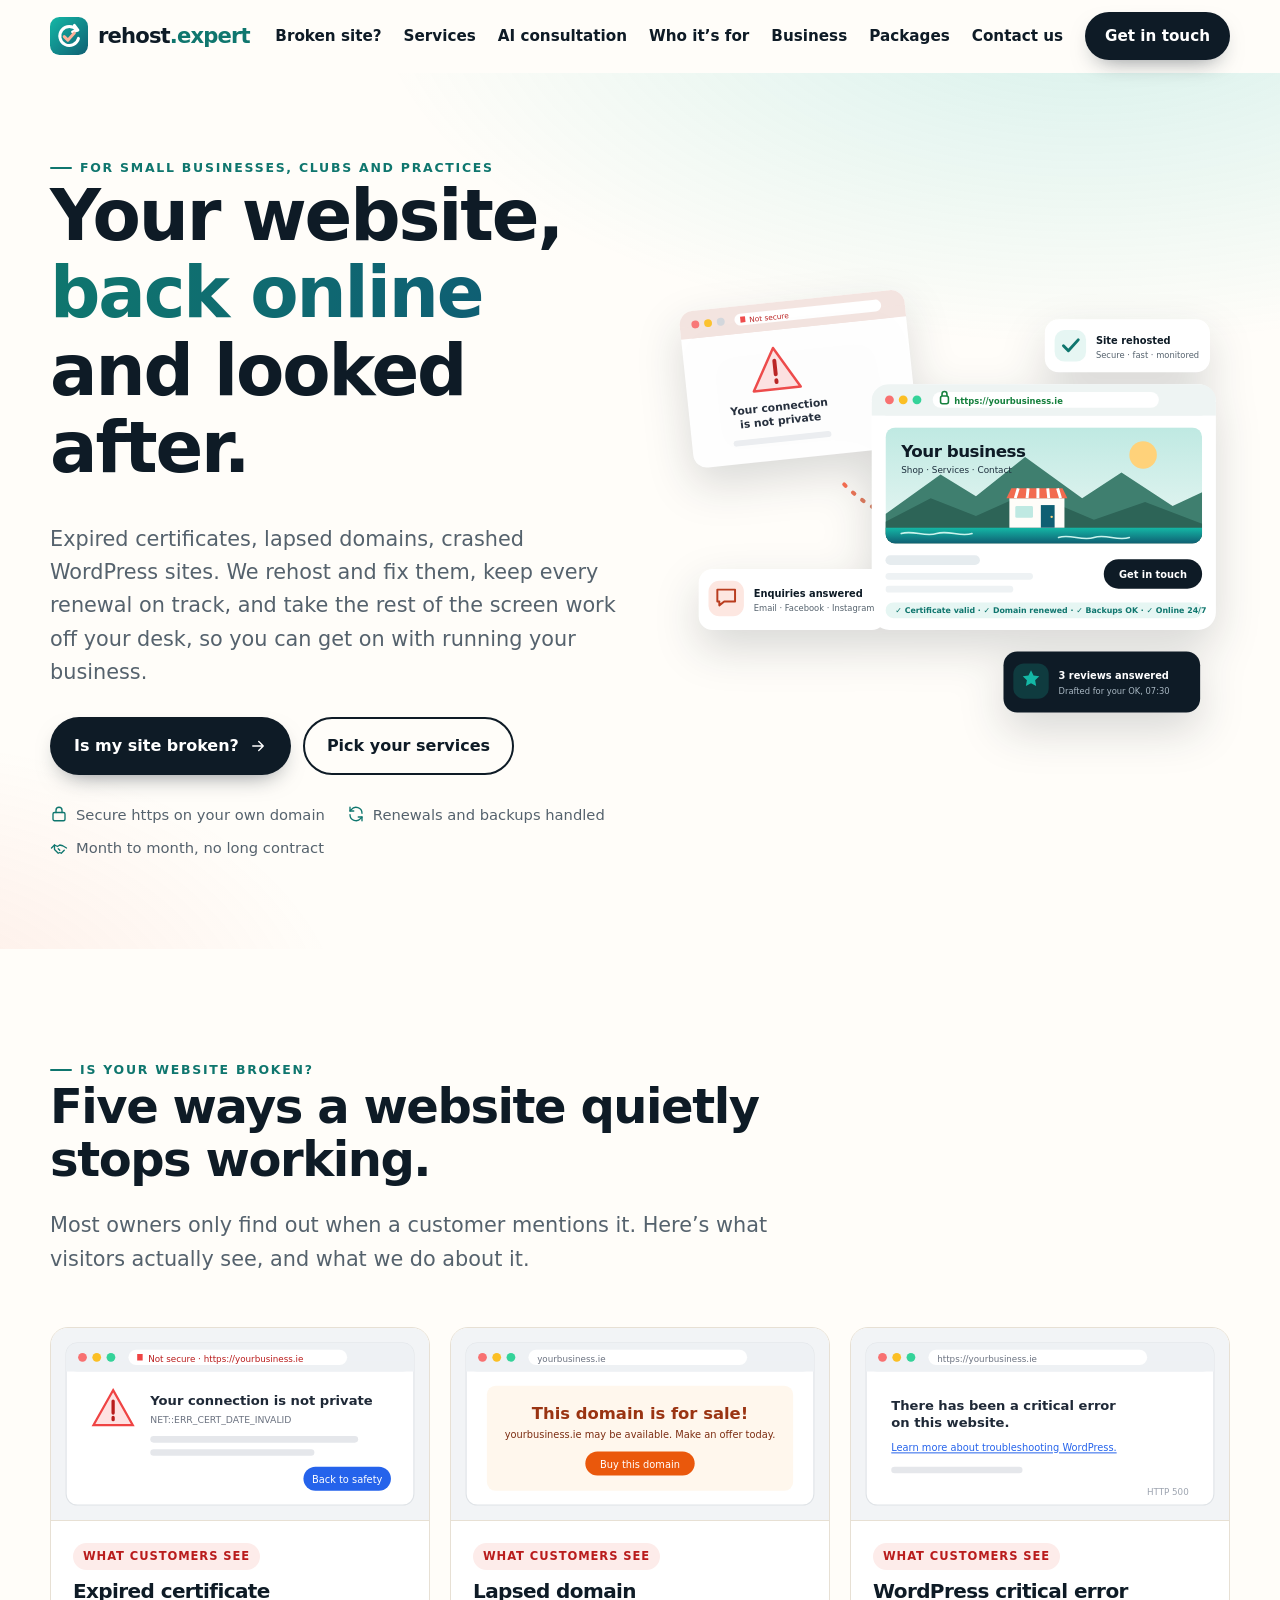
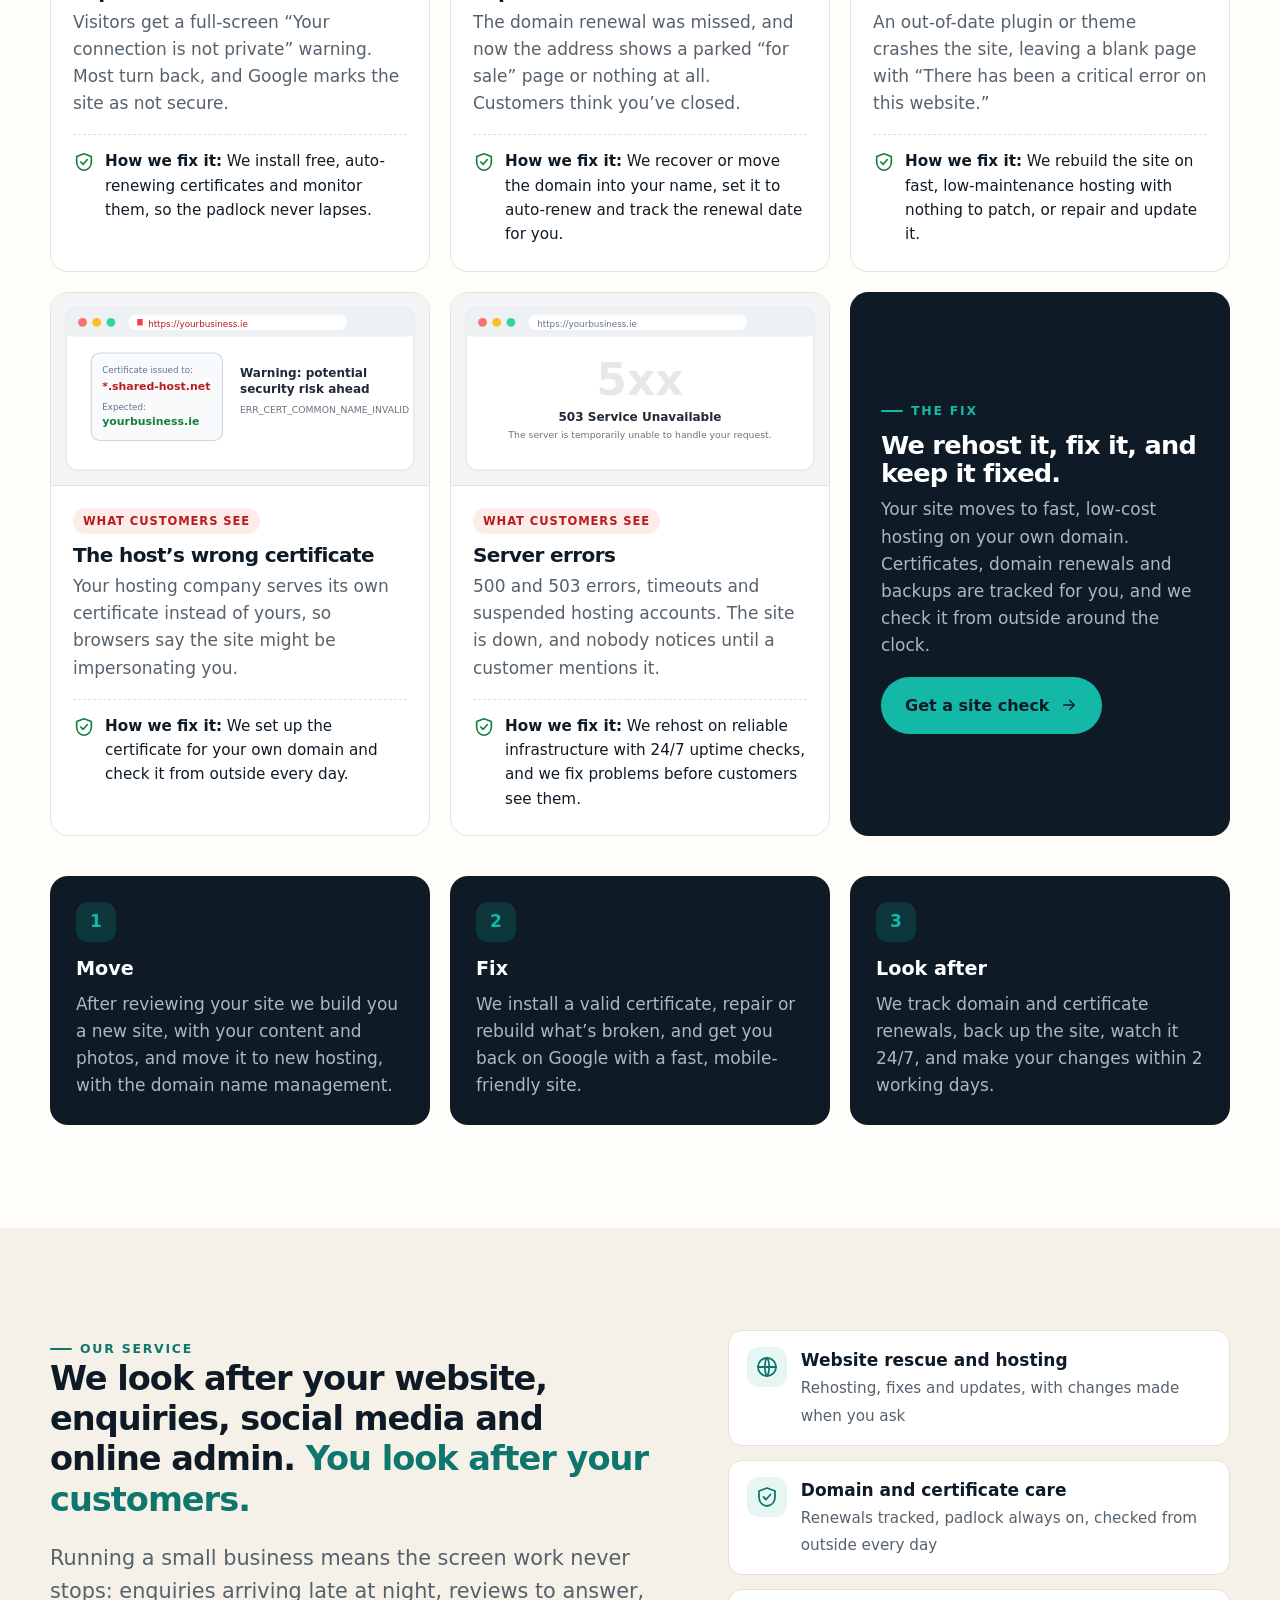
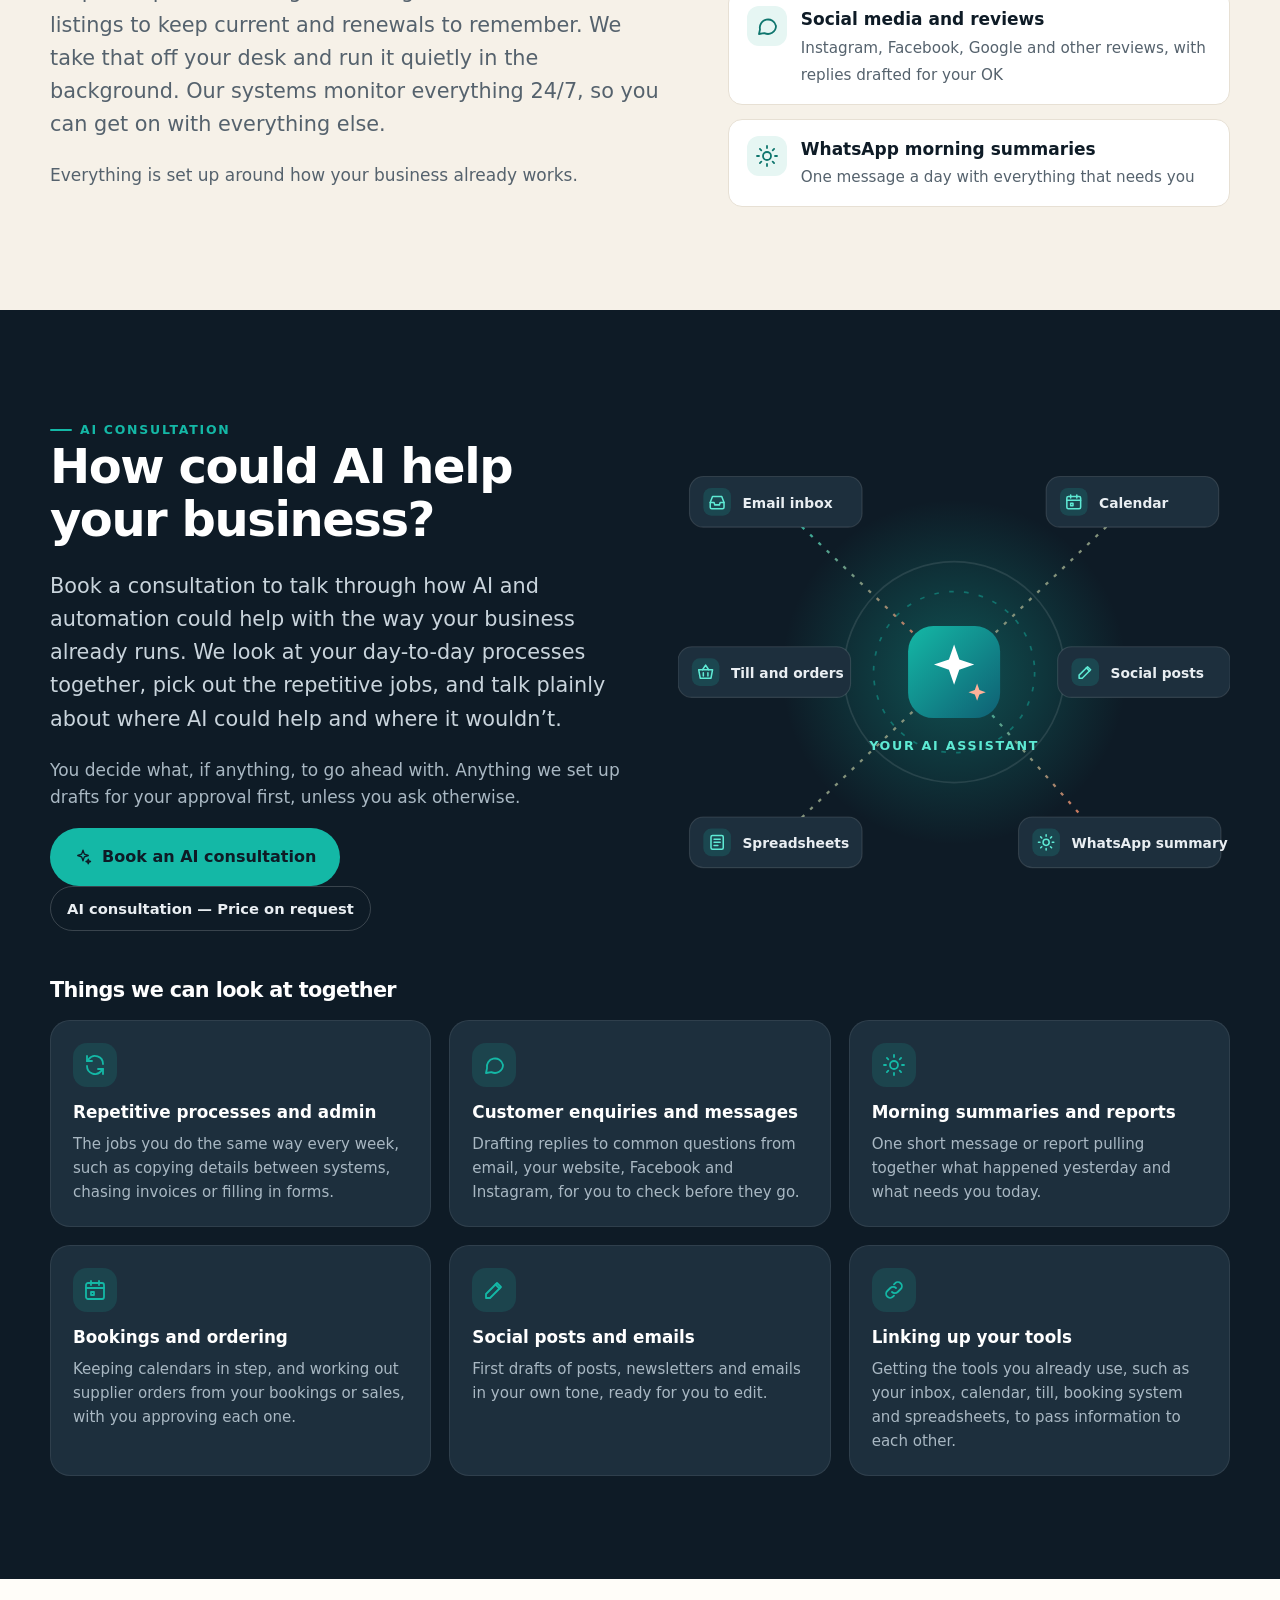
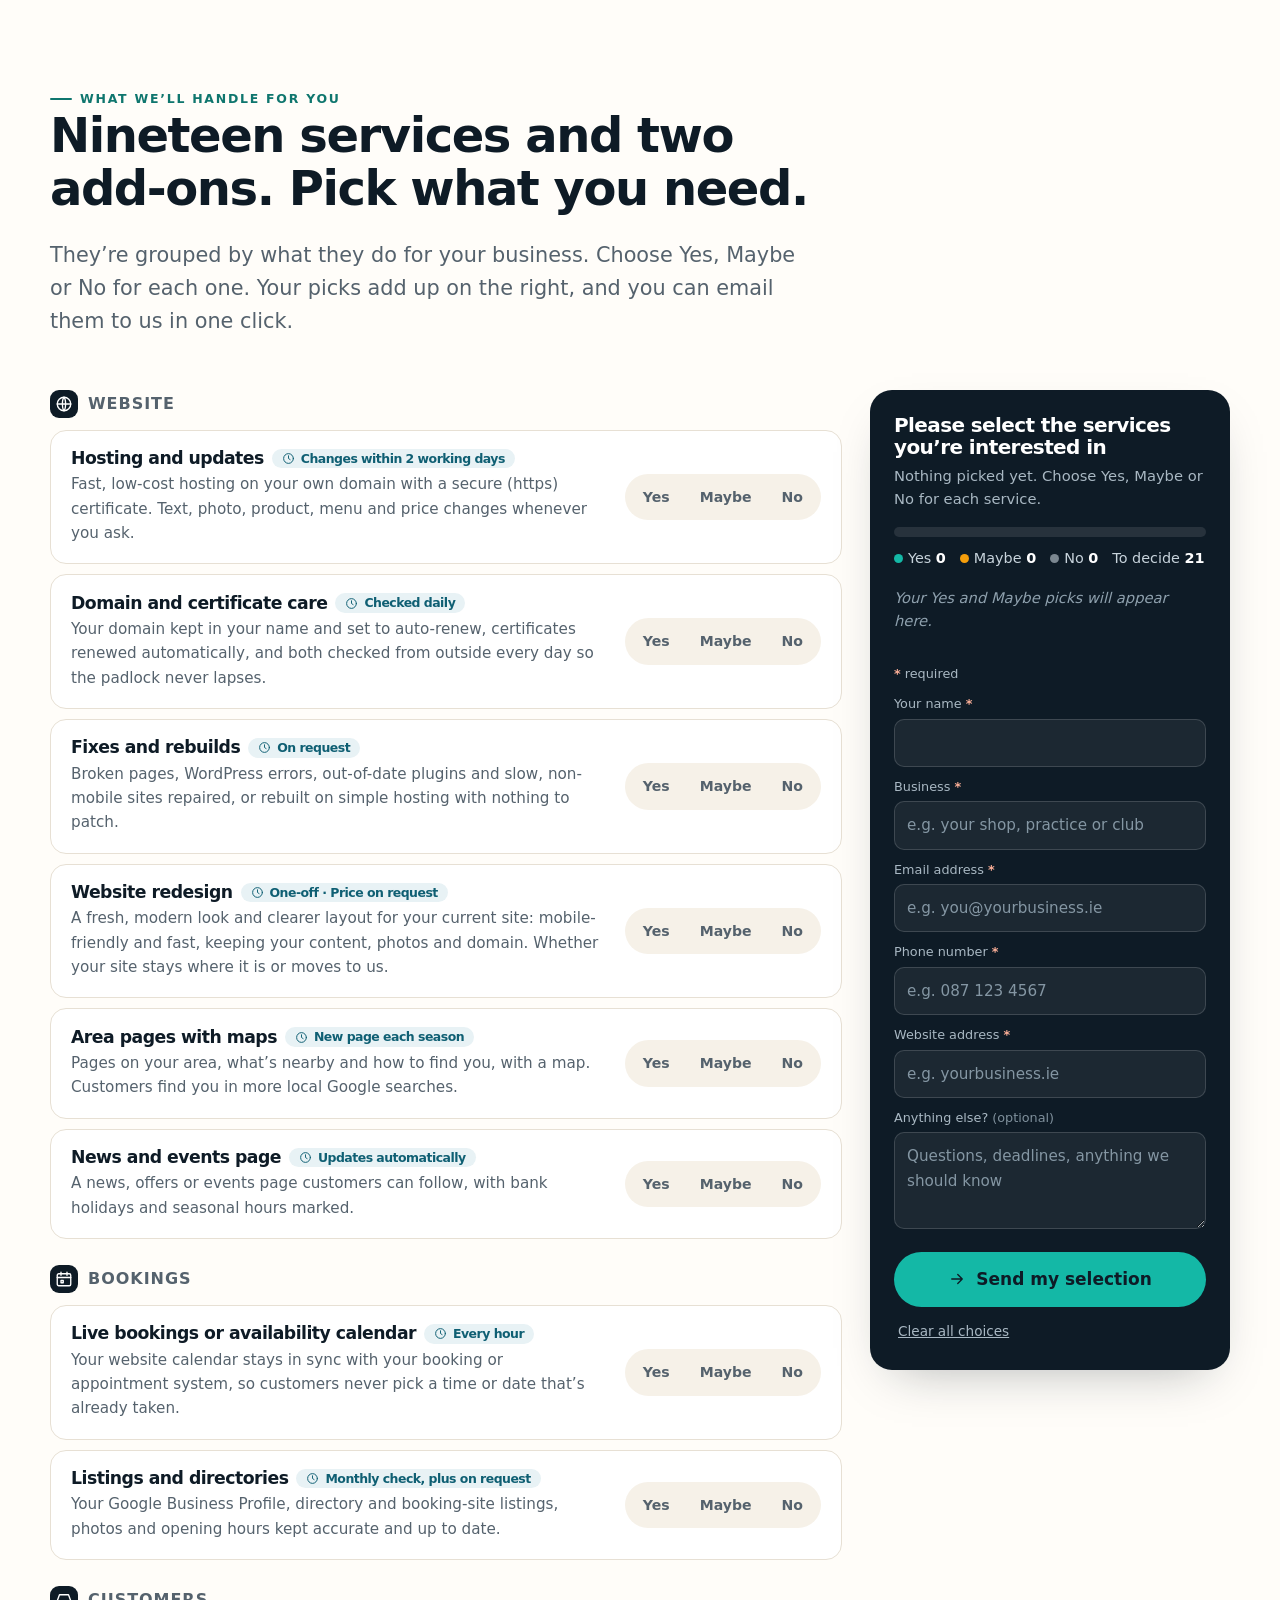
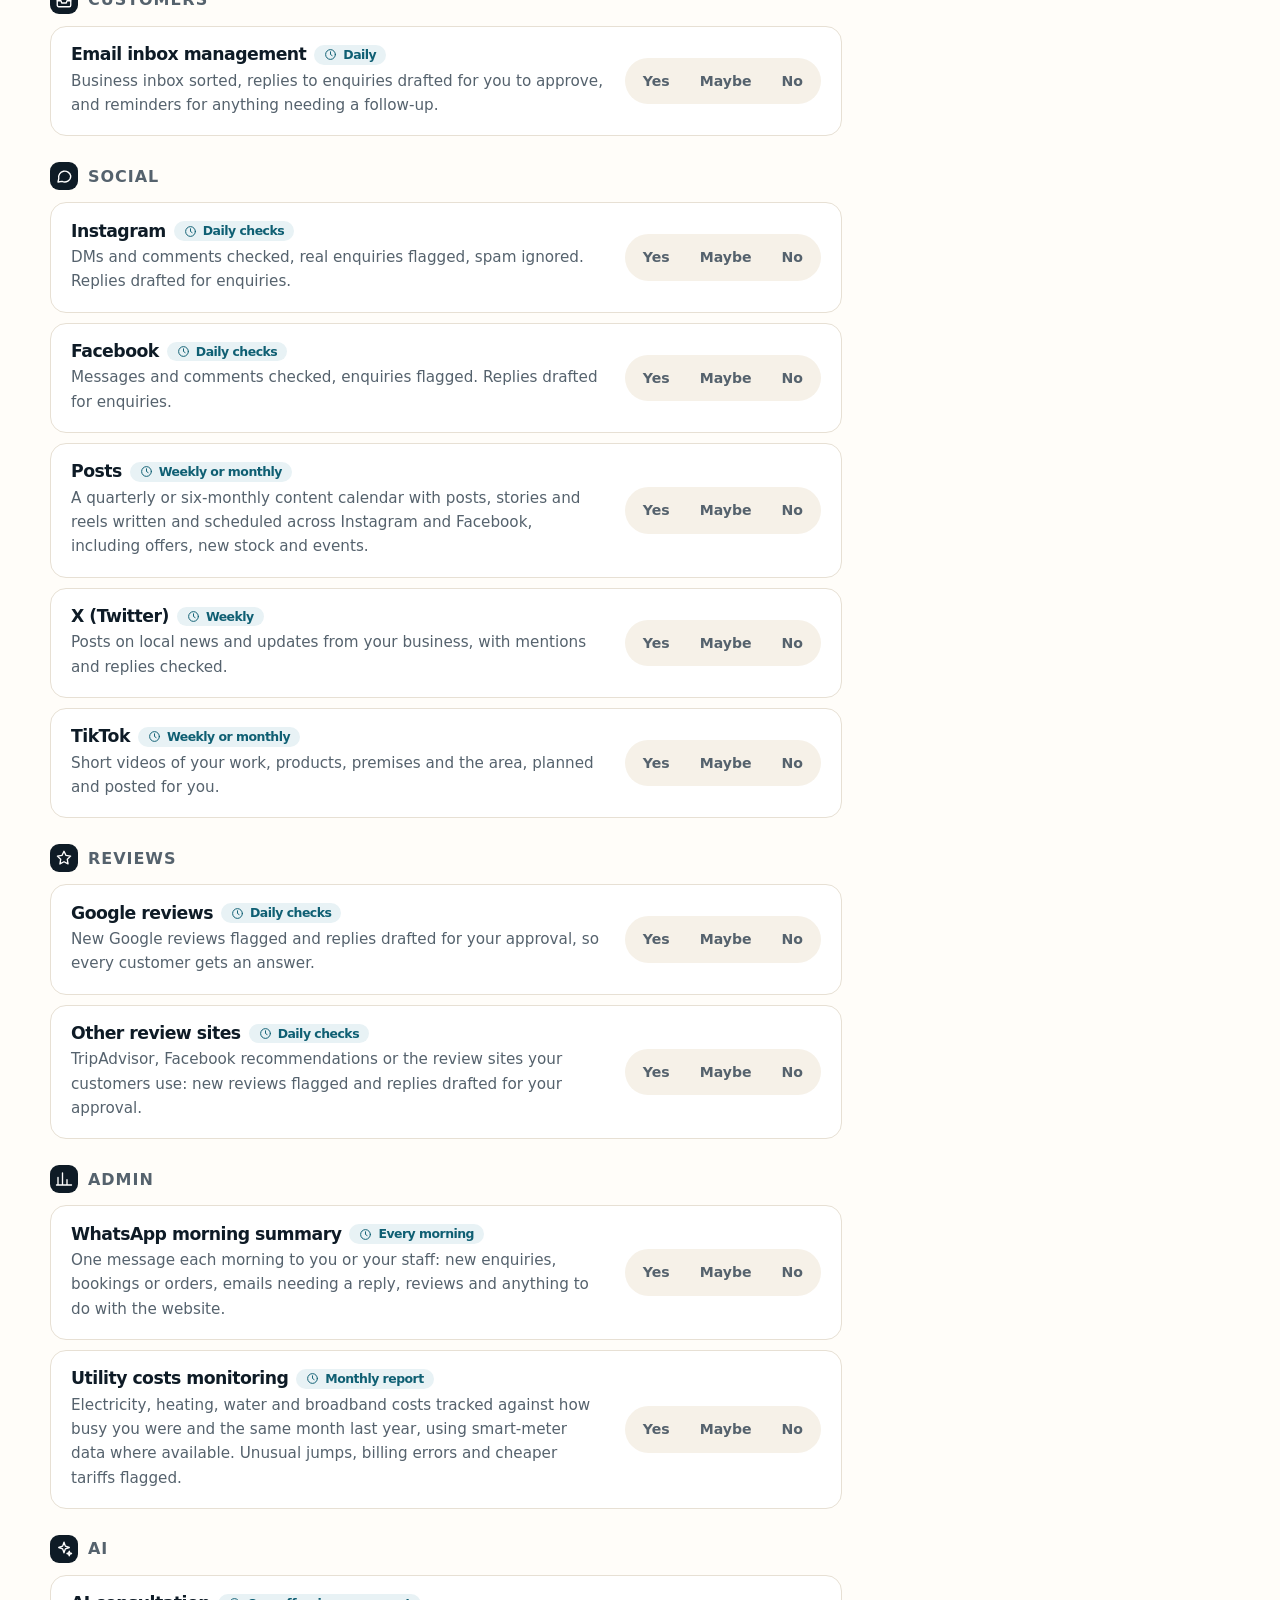
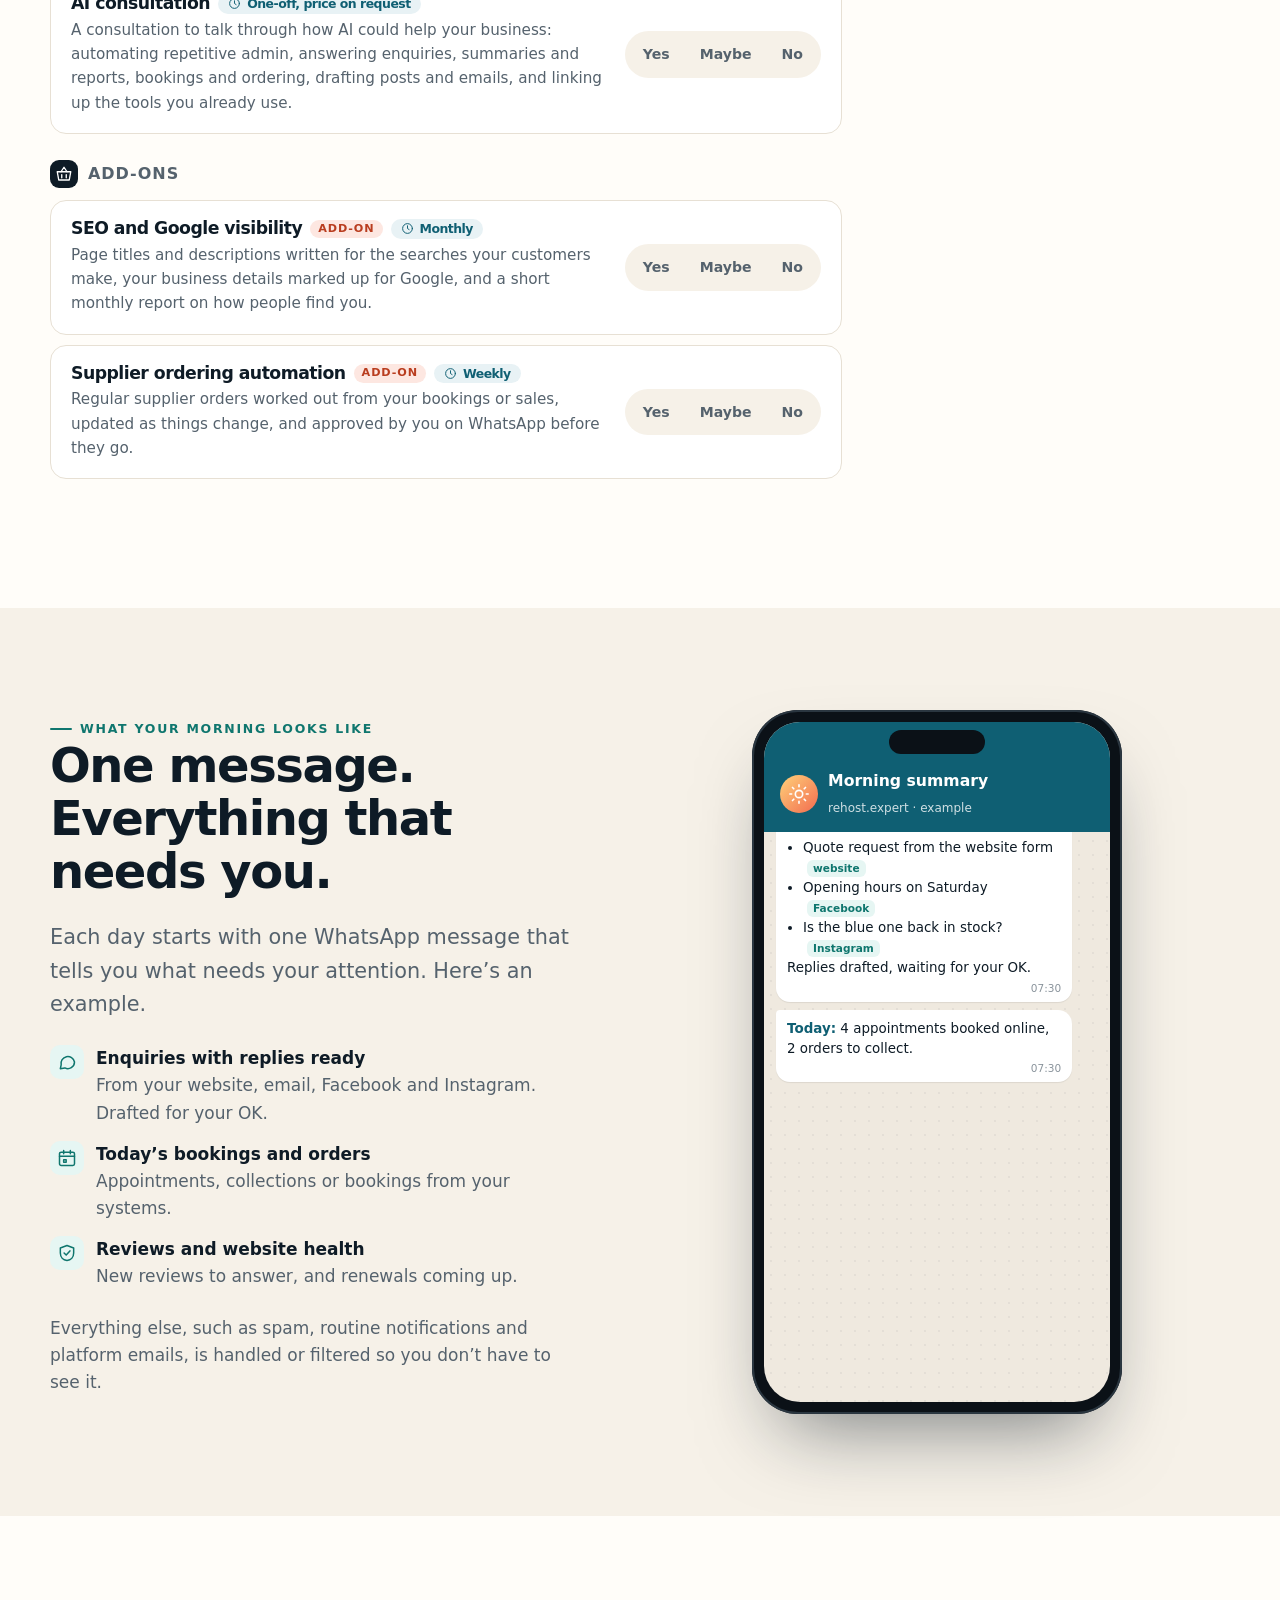
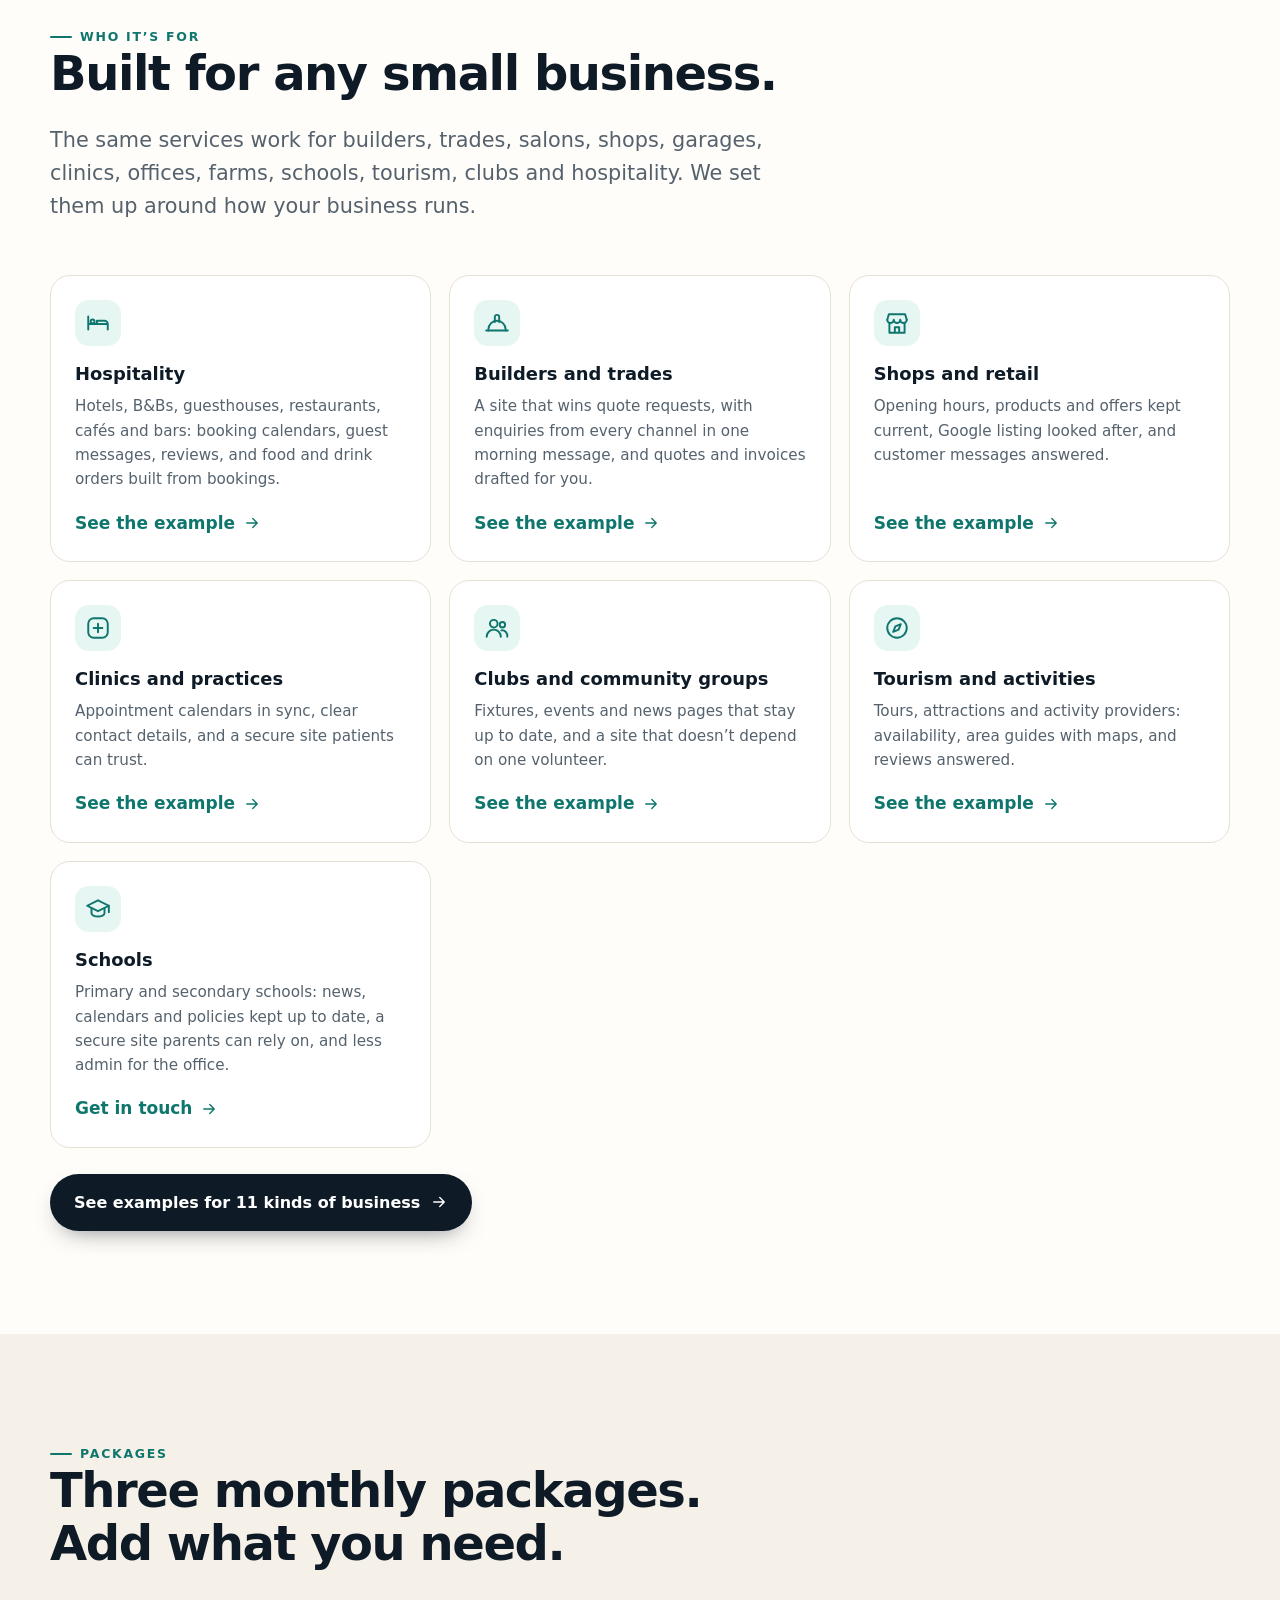
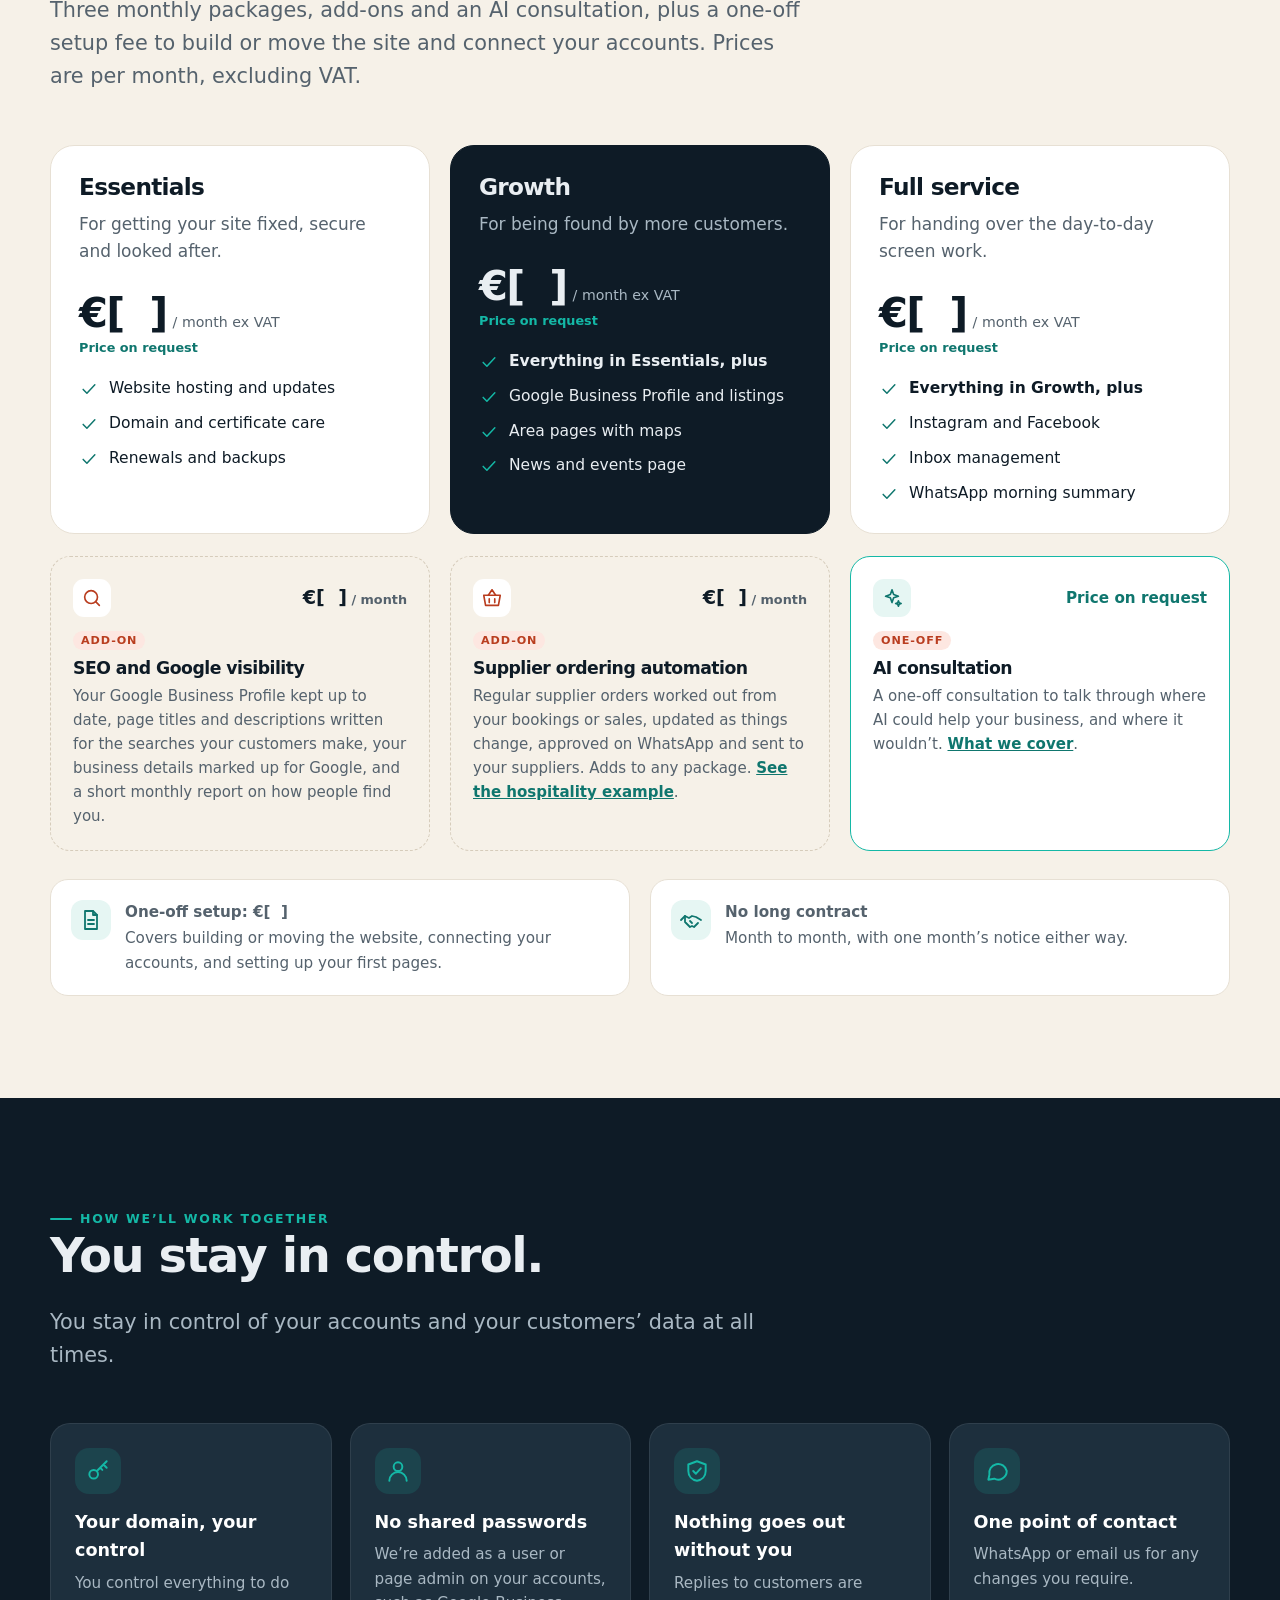
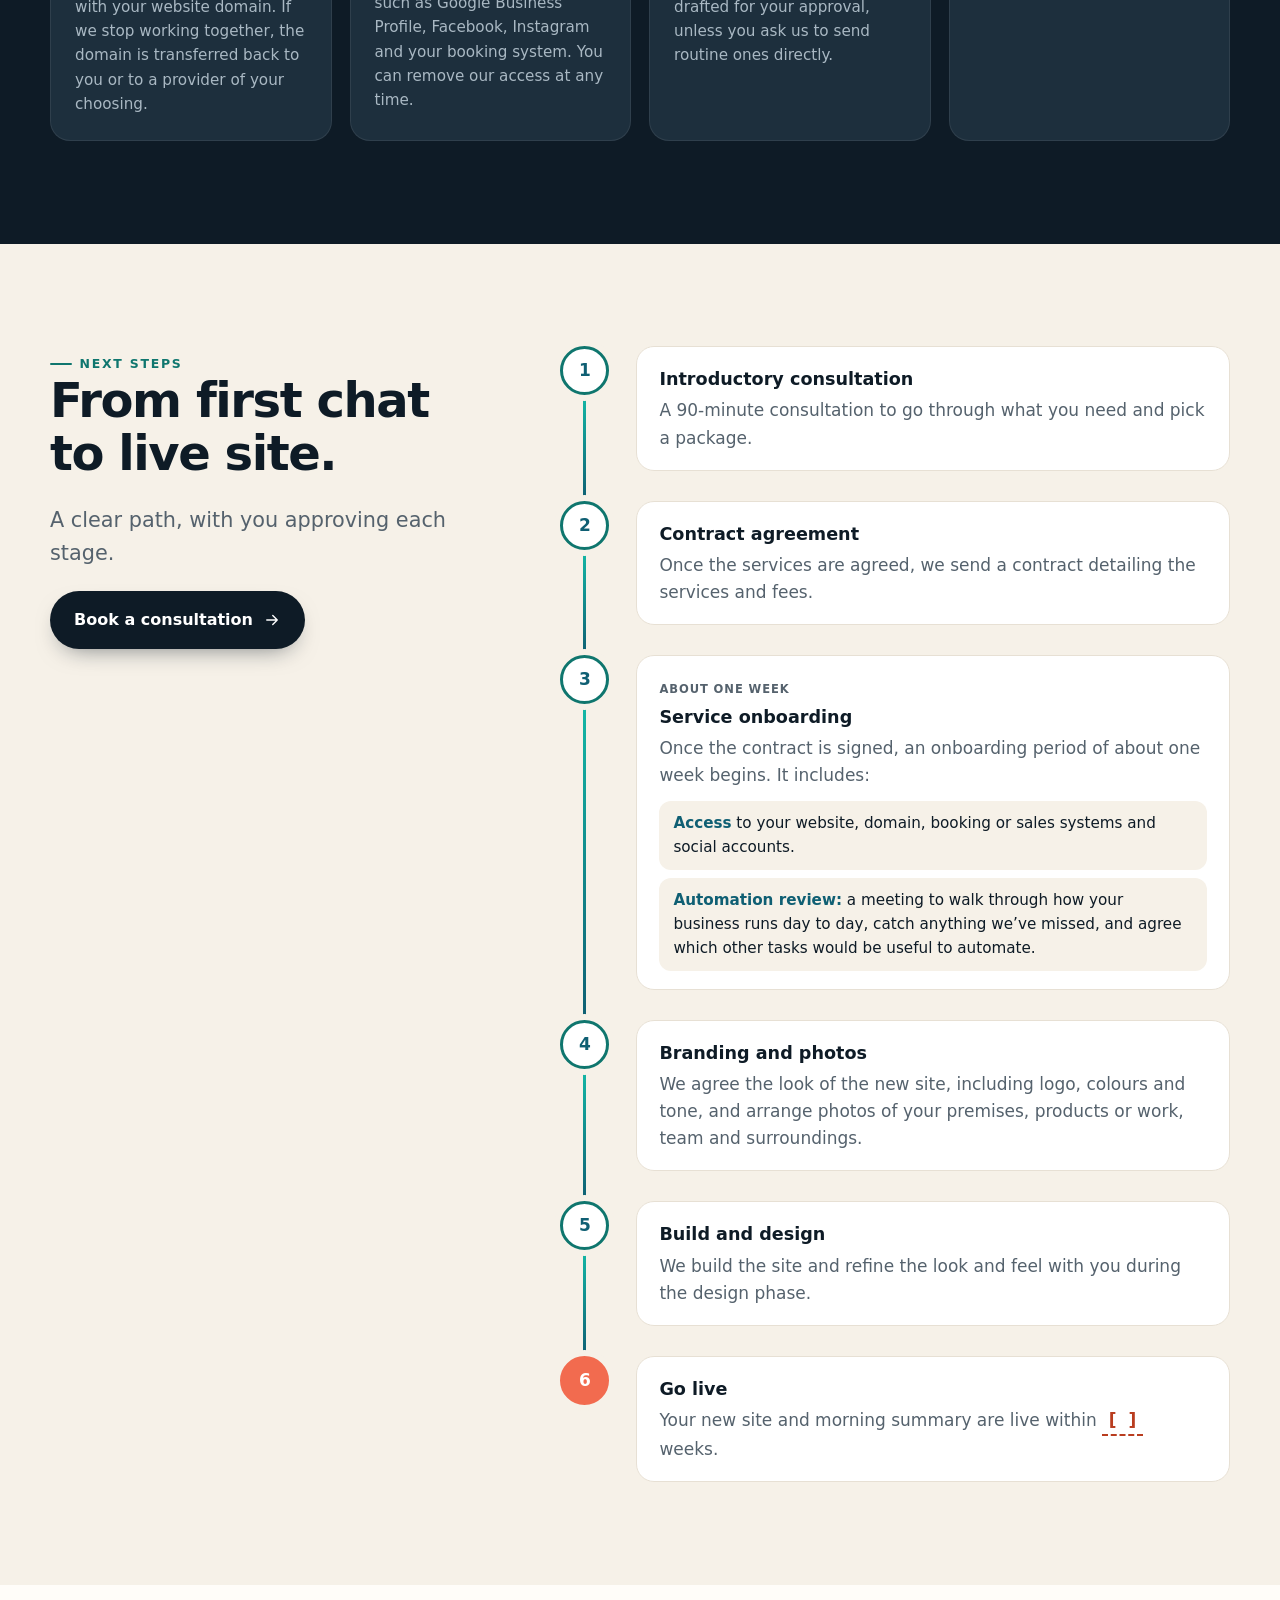
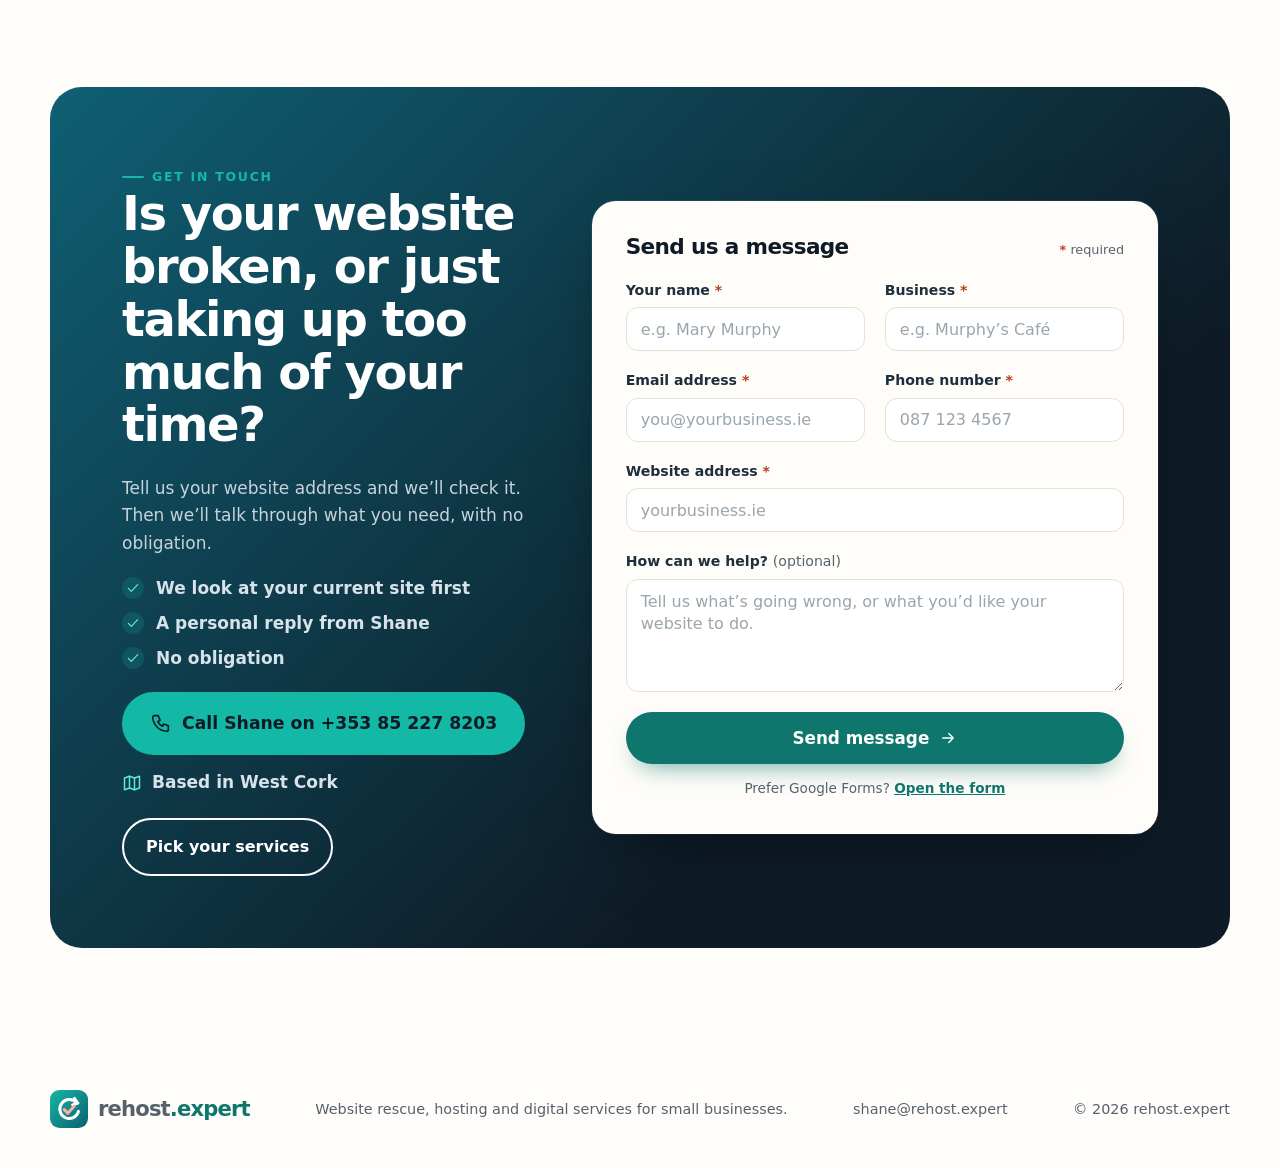
<file: index.html>
<!doctype html>
<html lang="en-IE" class="no-js">
<head>
<meta charset="utf-8">
<meta name="viewport" content="width=device-width, initial-scale=1">
<meta name="format-detection" content="telephone=no, email=no">
<meta name="robots" content="noindex, nofollow">
<title>rehost.expert · Broken website? We rehost, fix and look after it</title>
<meta name="description" content="rehost.expert rehosts and fixes broken websites for small businesses, looks after domain and certificate renewals, and takes the screen work off your desk: enquiries, social media, reviews and online admin.">
<meta name="theme-color" content="#0e1b26">
<meta property="og:title" content="rehost.expert · Broken website? We rehost, fix and look after it">
<meta property="og:description" content="Website rescue, hosting and digital services for small businesses.">
<meta property="og:type" content="website">
<link rel="icon" href="favicon.svg?v=eb5ddea6f6" type="image/svg+xml">
<link rel="stylesheet" href="style.css?v=eb5ddea6f6">
<script>document.documentElement.classList.remove('no-js')</script>
</head>
<body id="top">
<a class="skip" href="#main">Skip to content</a>
<header class="top"><div class="wrap"><a class="brand" href="#top" aria-label="rehost.expert home"><svg viewBox="0 0 64 64" aria-hidden="true"><defs><linearGradient id="lg" x1="0" y1="0" x2="1" y2="1"><stop offset="0" stop-color="#14b8a6"/><stop offset="1" stop-color="#0f5f73"/></linearGradient></defs><rect width="64" height="64" rx="16" fill="url(#lg)"/><path d="M45 22a16 16 0 1 0 3 14" fill="none" stroke="#fff" stroke-width="5" stroke-linecap="round"/><path d="M41 14l6 8-9 3" fill="none" stroke="#fff" stroke-width="5" stroke-linecap="round" stroke-linejoin="round"/><path d="M24 33l6 6 11-12" fill="none" stroke="#ffb199" stroke-width="5" stroke-linecap="round" stroke-linejoin="round"/></svg><b>rehost<span>.expert</span></b></a>
<nav class="menu" aria-label="Sections"><a href="#broken">Broken site?</a><a href="#services">Services</a><a href="#ai">AI consultation</a><a href="#sectors">Who it’s for</a><a href="business.html">Business</a><a href="#packages">Packages</a><a href="contact.html">Contact us</a><a class="btn btn--primary" href="#contact">Get in touch</a></nav></div></header>
<main id="main">
<section class="hero"><div class="wrap">
<div class="rv">
<span class="eyebrow">For small businesses, clubs and practices</span>
<h1>Your website, <span class="hl">back online</span> and looked after.</h1>
<p class="lead">Expired certificates, lapsed domains, crashed WordPress sites. We rehost and fix them, keep every renewal on track, and take the rest of the screen work off your desk, so you can get on with running your business.</p>
<div class="ctas"><a class="btn btn--primary" href="#broken">Is my site broken? <svg viewBox="0 0 24 24" width="18" height="18" fill="none" stroke="currentColor" stroke-width="1.8" stroke-linecap="round" stroke-linejoin="round" aria-hidden="true"><path d="M5 12h14M13 6l6 6-6 6"/></svg></a><a class="btn btn--ghost" href="#services">Pick your services</a></div>
<div class="trust"><span><svg viewBox="0 0 24 24" width="18" height="18" fill="none" stroke="currentColor" stroke-width="1.8" stroke-linecap="round" stroke-linejoin="round" aria-hidden="true"><rect x="4" y="10" width="16" height="11" rx="2"/><path d="M8 10V7a4 4 0 0 1 8 0v3"/></svg>Secure https on your own domain</span><span><svg viewBox="0 0 24 24" width="18" height="18" fill="none" stroke="currentColor" stroke-width="1.8" stroke-linecap="round" stroke-linejoin="round" aria-hidden="true"><path d="M20 11a8 8 0 0 0-14.3-4.9L4 8"/><path d="M4 3v5h5"/><path d="M4 13a8 8 0 0 0 14.3 4.9L20 16"/><path d="M20 21v-5h-5"/></svg>Renewals and backups handled</span><span><svg viewBox="0 0 24 24" width="18" height="18" fill="none" stroke="currentColor" stroke-width="1.8" stroke-linecap="round" stroke-linejoin="round" aria-hidden="true"><path d="M2 12l4-4 4 2 3-2 4 1 5 3"/><path d="M6 8v6l5 5 2-1 2 1 4-4"/><path d="M11 13l2 2"/></svg>Month to month, no long contract</span></div>
</div>
<div class="hero-art rv"><svg viewBox="0 0 560 470" role="img" aria-label="Illustration: a broken business website with a security warning being rehosted into a secure, working site with enquiries, reviews and messages">
<defs>
<linearGradient id="sky" x1="0" y1="0" x2="0" y2="1"><stop offset="0" stop-color="#bfe9e2"/><stop offset="1" stop-color="#eaf7f4"/></linearGradient>
<linearGradient id="sea" x1="0" y1="0" x2="0" y2="1"><stop offset="0" stop-color="#14b8a6"/><stop offset="1" stop-color="#0f5f73"/></linearGradient>
<linearGradient id="arc" x1="0" y1="0" x2="1" y2="0"><stop offset="0" stop-color="#f26b4f"/><stop offset="1" stop-color="#14b8a6"/></linearGradient>
</defs>
<g transform="translate(8 26) rotate(-6 120 90)" opacity=".95"><g class="float2">
<rect width="230" height="160" rx="14" fill="#fff"/>
<rect width="230" height="28" rx="14" fill="#f3e3df"/><rect y="16" width="230" height="12" fill="#f3e3df"/>
<circle cx="16" cy="14" r="4" fill="#f87171"/><circle cx="29" cy="14" r="4" fill="#fbbf24"/><circle cx="42" cy="14" r="4" fill="#d1d5db"/>
<rect x="56" y="8" width="150" height="12" rx="6" fill="#fff"/><path d="M62 11h5v6h-5z" fill="#ef4444"/><text x="71" y="17.5" font-size="7.5" fill="#b91c1c" font-family="system-ui">Not secure</text>
<path d="M92 46 116 88H68z" fill="#fee2e2" stroke="#ef4444" stroke-width="2.5" stroke-linejoin="round"/><path d="M92 59v14M92 79v2" stroke="#b91c1c" stroke-width="4" stroke-linecap="round"/>
<text x="92" y="110" font-size="11" font-weight="800" fill="#1f2937" text-anchor="middle" font-family="system-ui">Your connection</text>
<text x="92" y="124" font-size="11" font-weight="800" fill="#1f2937" text-anchor="middle" font-family="system-ui">is not private</text>
<rect x="42" y="136" width="100" height="6" rx="3" fill="#eceff2"/>
</g></g>
<path class="scan" d="M168 214c40 40 90 52 140 36" fill="none" stroke="url(#arc)" stroke-width="4" stroke-linecap="round" stroke-dasharray="2 10"/>
<path class="scan" d="M300 240l14 8-12 10" fill="none" stroke="#14b8a6" stroke-width="4" stroke-linecap="round" stroke-linejoin="round"/>
<g transform="translate(196 112)">
<rect width="350" height="250" rx="18" fill="#fff"/>
<rect width="350" height="32" rx="18" fill="#eef4f3"/><rect y="18" width="350" height="14" fill="#eef4f3"/>
<circle cx="18" cy="16" r="4.5" fill="#f87171"/><circle cx="32" cy="16" r="4.5" fill="#fbbf24"/><circle cx="46" cy="16" r="4.5" fill="#34d399"/>
<rect x="62" y="8" width="230" height="16" rx="8" fill="#fff"/>
<rect x="70" y="12" width="8" height="8" rx="2" fill="none" stroke="#15803d" stroke-width="1.6"/><path d="M71.5 12v-2a2.5 2.5 0 0 1 5 0v2" fill="none" stroke="#15803d" stroke-width="1.6"/>
<text x="84" y="20" font-size="8.5" fill="#15803d" font-weight="700" font-family="system-ui">https://yourbusiness.ie</text>
<clipPath id="hc"><rect x="14" y="44" width="322" height="118" rx="10"/></clipPath>
<g clip-path="url(#hc)">
<rect x="14" y="44" width="322" height="118" fill="url(#sky)"/>
<circle cx="276" cy="72" r="14" fill="#ffd27a"/>
<path d="M14 132 70 92l36 22 50-40 58 42 40-26 52 34 30-14v52H14z" fill="#3f7f6f"/>
<path d="M14 140 60 116l46 18 54-24 66 28 52-18 58 22v20H14z" fill="#2d6457"/>
<path d="M14 146h322v16H14z" fill="url(#sea)"/>
<path d="M30 152c12-4 24 4 36 0s24 4 36 0M190 156c12-4 24 4 36 0s24 4 36 0" stroke="#c9f3ec" stroke-width="1.6" fill="none" stroke-linecap="round"/>
<g transform="translate(140 104)"><rect x="0" y="12" width="56" height="30" fill="#fffdf9"/><path d="M-3 12h62l-5-10H2z" fill="#f26b4f"/><path d="M9 2l-3 10M19 2l-1 10M29 2v10M39 2l1 10M49 2l3 10" stroke="#fff" stroke-width="3"/><rect x="6" y="20" width="18" height="12" rx="1.5" fill="#bfe9e2"/><rect x="32" y="19" width="14" height="23" fill="#0f5f73"/><circle cx="43" cy="31" r="1.2" fill="#ffd27a"/></g>
<text x="30" y="74" font-size="17" font-weight="850" fill="#0e1b26" font-family="system-ui" letter-spacing="-.5">Your business</text>
<text x="30" y="90" font-size="9" fill="#1d2f3d" font-family="system-ui">Shop · Services · Contact</text>
</g>
<rect x="14" y="174" width="96" height="10" rx="5" fill="#e6ecef"/><rect x="14" y="192" width="150" height="7" rx="3.5" fill="#eef2f4"/><rect x="14" y="205" width="130" height="7" rx="3.5" fill="#eef2f4"/>
<rect x="236" y="178" width="100" height="30" rx="15" fill="#0e1b26"/><text x="286" y="197" font-size="10" fill="#fff" text-anchor="middle" font-weight="700" font-family="system-ui">Get in touch</text>
<rect x="14" y="222" width="322" height="16" rx="8" fill="#e6f6f3"/><text x="24" y="233" font-size="8" fill="#0f766e" font-weight="700" font-family="system-ui">✓ Certificate valid · ✓ Domain renewed · ✓ Backups OK · ✓ Online 24/7</text>
</g>
<g transform="translate(372 46)"><g class="float"><rect width="168" height="54" rx="14" fill="#fff"/><rect x="10" y="11" width="32" height="32" rx="10" fill="#e6f6f3"/><path d="M19 27l5 5 10-11" fill="none" stroke="#0f766e" stroke-width="3" stroke-linecap="round" stroke-linejoin="round"/><text x="52" y="25" font-size="10" font-weight="800" fill="#0e1b26" font-family="system-ui">Site rehosted</text><text x="52" y="39" font-size="8.5" fill="#55626d" font-family="system-ui">Secure · fast · monitored</text></g></g>
<g transform="translate(20 300)"><g class="float3"><rect width="190" height="62" rx="14" fill="#fff"/><rect x="10" y="12" width="36" height="36" rx="11" fill="#fde7e1"/><g transform="translate(17 19)" fill="none" stroke="#b93d1f" stroke-width="2" stroke-linejoin="round"><path d="M2 2h18v12H9l-5 4v-4H2z"/></g><text x="56" y="28" font-size="10" font-weight="800" fill="#0e1b26" font-family="system-ui">Enquiries answered</text><text x="56" y="43" font-size="8.5" fill="#55626d" font-family="system-ui">Email · Facebook · Instagram</text></g></g>
<g transform="translate(330 384)"><g class="float2"><rect width="200" height="62" rx="14" fill="#0e1b26"/><rect x="10" y="12" width="36" height="36" rx="11" fill="rgba(20,184,166,.2)"/><path d="M28 19l2.6 5.3 5.8.8-4.2 4.1 1 5.8-5.2-2.7-5.2 2.7 1-5.8-4.2-4.1 5.8-.8z" fill="#14b8a6"/><text x="56" y="28" font-size="10" font-weight="800" fill="#fff" font-family="system-ui">3 reviews answered</text><text x="56" y="43" font-size="8.5" fill="#a9b8c3" font-family="system-ui">Drafted for your OK, 07:30</text></g></g>
</svg></div>
</div></section>

<section class="section" id="broken" aria-labelledby="br-h"><div class="wrap">
<div class="head rv"><span class="eyebrow">Is your website broken?</span><h2 id="br-h">Five ways a website quietly stops working.</h2><p class="lead">Most owners only find out when a customer mentions it. Here’s what visitors actually see, and what we do about it.</p></div>
<div class="problems"><article class="prob rv"><div class="screen"><svg viewBox="0 0 320 150" role="img" aria-label="Browser warning: your connection is not private"><rect x="1" y="1" width="318" height="148" rx="10" fill="#fff" stroke="#dfe3e7"/><rect x="1" y="1" width="318" height="26" rx="10" fill="#eef1f4"/><rect x="1" y="17" width="318" height="10" fill="#eef1f4"/><circle cx="16" cy="14" r="4" fill="#f87171"/><circle cx="29" cy="14" r="4" fill="#fbbf24"/><circle cx="42" cy="14" r="4" fill="#34d399"/><rect x="58" y="7" width="200" height="14" rx="7" fill="#fff"/><path d="M66 11l5 0 0 6-5 0z" fill="#ef4444"/><text x="76" y="18" font-size="8" fill="#b91c1c" font-family="system-ui">Not secure · https://yourbusiness.ie</text><g transform="translate(26 44)"><path d="M18 0 36 32H0z" fill="#fee2e2" stroke="#ef4444" stroke-width="2"/><path d="M18 10v11M18 25v2" stroke="#b91c1c" stroke-width="3" stroke-linecap="round"/></g><text x="78" y="58" font-size="12" font-weight="700" fill="#1f2937" font-family="system-ui">Your connection is not private</text><text x="78" y="74" font-size="8.5" fill="#6b7280" font-family="system-ui">NET::ERR_CERT_DATE_INVALID</text><rect x="78" y="86" width="190" height="6" rx="3" fill="#e5e7eb"/><rect x="78" y="98" width="150" height="6" rx="3" fill="#e5e7eb"/><rect x="218" y="114" width="80" height="22" rx="11" fill="#2563eb"/><text x="258" y="129" font-size="9" fill="#fff" text-anchor="middle" font-family="system-ui">Back to safety</text></svg></div><div class="body"><span class="tag">What customers see</span><h3>Expired certificate</h3><p class="muted">Visitors get a full-screen “Your connection is not private” warning. Most turn back, and Google marks the site as not secure.</p><div class="fix"><svg viewBox="0 0 24 24" width="18" height="18" fill="none" stroke="currentColor" stroke-width="1.8" stroke-linecap="round" stroke-linejoin="round" aria-hidden="true"><path d="M12 3 4 6v6c0 5 3.4 8.4 8 9 4.6-.6 8-4 8-9V6z"/><path d="m8.5 12 2.5 2.5 4.5-5"/></svg><span><b>How we fix it:</b> We install free, auto-renewing certificates and monitor them, so the padlock never lapses.</span></div></div></article>
<article class="prob rv"><div class="screen"><svg viewBox="0 0 320 150" role="img" aria-label="Parked page: this domain is for sale"><rect x="1" y="1" width="318" height="148" rx="10" fill="#fff" stroke="#dfe3e7"/><rect x="1" y="1" width="318" height="26" rx="10" fill="#eef1f4"/><rect x="1" y="17" width="318" height="10" fill="#eef1f4"/><circle cx="16" cy="14" r="4" fill="#f87171"/><circle cx="29" cy="14" r="4" fill="#fbbf24"/><circle cx="42" cy="14" r="4" fill="#34d399"/><rect x="58" y="7" width="200" height="14" rx="7" fill="#fff"/><text x="66" y="18" font-size="8" fill="#6b7280" font-family="system-ui">yourbusiness.ie</text><rect x="20" y="40" width="280" height="96" rx="8" fill="#fff7ed"/><text x="160" y="70" font-size="15" font-weight="800" fill="#9a3412" text-anchor="middle" font-family="system-ui">This domain is for sale!</text><text x="160" y="88" font-size="9" fill="#7c2d12" text-anchor="middle" font-family="system-ui">yourbusiness.ie may be available. Make an offer today.</text><rect x="110" y="100" width="100" height="22" rx="11" fill="#ea580c"/><text x="160" y="115" font-size="9" fill="#fff" text-anchor="middle" font-family="system-ui">Buy this domain</text></svg></div><div class="body"><span class="tag">What customers see</span><h3>Lapsed domain</h3><p class="muted">The domain renewal was missed, and now the address shows a parked “for sale” page or nothing at all. Customers think you’ve closed.</p><div class="fix"><svg viewBox="0 0 24 24" width="18" height="18" fill="none" stroke="currentColor" stroke-width="1.8" stroke-linecap="round" stroke-linejoin="round" aria-hidden="true"><path d="M12 3 4 6v6c0 5 3.4 8.4 8 9 4.6-.6 8-4 8-9V6z"/><path d="m8.5 12 2.5 2.5 4.5-5"/></svg><span><b>How we fix it:</b> We recover or move the domain into your name, set it to auto-renew and track the renewal date for you.</span></div></div></article>
<article class="prob rv"><div class="screen"><svg viewBox="0 0 320 150" role="img" aria-label="WordPress critical error page"><rect x="1" y="1" width="318" height="148" rx="10" fill="#fff" stroke="#dfe3e7"/><rect x="1" y="1" width="318" height="26" rx="10" fill="#eef1f4"/><rect x="1" y="17" width="318" height="10" fill="#eef1f4"/><circle cx="16" cy="14" r="4" fill="#f87171"/><circle cx="29" cy="14" r="4" fill="#fbbf24"/><circle cx="42" cy="14" r="4" fill="#34d399"/><rect x="58" y="7" width="200" height="14" rx="7" fill="#fff"/><text x="66" y="18" font-size="8" fill="#6b7280" font-family="system-ui">https://yourbusiness.ie</text><text x="24" y="62" font-size="12" font-weight="700" fill="#1f2937" font-family="system-ui">There has been a critical error</text><text x="24" y="78" font-size="12" font-weight="700" fill="#1f2937" font-family="system-ui">on this website.</text><text x="24" y="100" font-size="9" fill="#2563eb" text-decoration="underline" font-family="system-ui">Learn more about troubleshooting WordPress.</text><rect x="24" y="114" width="120" height="6" rx="3" fill="#e5e7eb"/><text x="296" y="140" font-size="8" fill="#9ca3af" text-anchor="end" font-family="system-ui">HTTP 500</text></svg></div><div class="body"><span class="tag">What customers see</span><h3>WordPress critical error</h3><p class="muted">An out-of-date plugin or theme crashes the site, leaving a blank page with “There has been a critical error on this website.”</p><div class="fix"><svg viewBox="0 0 24 24" width="18" height="18" fill="none" stroke="currentColor" stroke-width="1.8" stroke-linecap="round" stroke-linejoin="round" aria-hidden="true"><path d="M12 3 4 6v6c0 5 3.4 8.4 8 9 4.6-.6 8-4 8-9V6z"/><path d="m8.5 12 2.5 2.5 4.5-5"/></svg><span><b>How we fix it:</b> We rebuild the site on fast, low-maintenance hosting with nothing to patch, or repair and update it.</span></div></div></article>
<article class="prob rv"><div class="screen"><svg viewBox="0 0 320 150" role="img" aria-label="Wrong certificate: issued to the hosting company, not your domain"><rect x="1" y="1" width="318" height="148" rx="10" fill="#fff" stroke="#dfe3e7"/><rect x="1" y="1" width="318" height="26" rx="10" fill="#eef1f4"/><rect x="1" y="17" width="318" height="10" fill="#eef1f4"/><circle cx="16" cy="14" r="4" fill="#f87171"/><circle cx="29" cy="14" r="4" fill="#fbbf24"/><circle cx="42" cy="14" r="4" fill="#34d399"/><rect x="58" y="7" width="200" height="14" rx="7" fill="#fff"/><path d="M66 11l5 0 0 6-5 0z" fill="#ef4444"/><text x="76" y="18" font-size="8" fill="#b91c1c" font-family="system-ui">https://yourbusiness.ie</text><g transform="translate(24 42)"><rect width="120" height="80" rx="8" fill="#f8fafc" stroke="#cbd5e1"/><text x="10" y="18" font-size="8" fill="#64748b" font-family="system-ui">Certificate issued to:</text><text x="10" y="34" font-size="10" font-weight="700" fill="#b91c1c" font-family="system-ui">*.shared-host.net</text><text x="10" y="52" font-size="8" fill="#64748b" font-family="system-ui">Expected:</text><text x="10" y="66" font-size="10" font-weight="700" fill="#15803d" font-family="system-ui">yourbusiness.ie</text></g><text x="160" y="64" font-size="11" font-weight="700" fill="#1f2937" font-family="system-ui">Warning: potential</text><text x="160" y="79" font-size="11" font-weight="700" fill="#1f2937" font-family="system-ui">security risk ahead</text><text x="160" y="97" font-size="8.5" fill="#6b7280" font-family="system-ui">ERR_CERT_COMMON_NAME_INVALID</text></svg></div><div class="body"><span class="tag">What customers see</span><h3>The host’s wrong certificate</h3><p class="muted">Your hosting company serves its own certificate instead of yours, so browsers say the site might be impersonating you.</p><div class="fix"><svg viewBox="0 0 24 24" width="18" height="18" fill="none" stroke="currentColor" stroke-width="1.8" stroke-linecap="round" stroke-linejoin="round" aria-hidden="true"><path d="M12 3 4 6v6c0 5 3.4 8.4 8 9 4.6-.6 8-4 8-9V6z"/><path d="m8.5 12 2.5 2.5 4.5-5"/></svg><span><b>How we fix it:</b> We set up the certificate for your own domain and check it from outside every day.</span></div></div></article>
<article class="prob rv"><div class="screen"><svg viewBox="0 0 320 150" role="img" aria-label="Server error: 503 Service Unavailable"><rect x="1" y="1" width="318" height="148" rx="10" fill="#fff" stroke="#dfe3e7"/><rect x="1" y="1" width="318" height="26" rx="10" fill="#eef1f4"/><rect x="1" y="17" width="318" height="10" fill="#eef1f4"/><circle cx="16" cy="14" r="4" fill="#f87171"/><circle cx="29" cy="14" r="4" fill="#fbbf24"/><circle cx="42" cy="14" r="4" fill="#34d399"/><rect x="58" y="7" width="200" height="14" rx="7" fill="#fff"/><text x="66" y="18" font-size="8" fill="#6b7280" font-family="system-ui">https://yourbusiness.ie</text><text x="160" y="80" font-size="40" font-weight="900" fill="#e5e7eb" text-anchor="middle" font-family="system-ui">5xx</text><text x="160" y="104" font-size="11" font-weight="700" fill="#1f2937" text-anchor="middle" font-family="system-ui">503 Service Unavailable</text><text x="160" y="120" font-size="8.5" fill="#6b7280" text-anchor="middle" font-family="system-ui">The server is temporarily unable to handle your request.</text></svg></div><div class="body"><span class="tag">What customers see</span><h3>Server errors</h3><p class="muted">500 and 503 errors, timeouts and suspended hosting accounts. The site is down, and nobody notices until a customer mentions it.</p><div class="fix"><svg viewBox="0 0 24 24" width="18" height="18" fill="none" stroke="currentColor" stroke-width="1.8" stroke-linecap="round" stroke-linejoin="round" aria-hidden="true"><path d="M12 3 4 6v6c0 5 3.4 8.4 8 9 4.6-.6 8-4 8-9V6z"/><path d="m8.5 12 2.5 2.5 4.5-5"/></svg><span><b>How we fix it:</b> We rehost on reliable infrastructure with 24/7 uptime checks, and we fix problems before customers see them.</span></div></div></article>
<article class="prob rv" style="background:var(--ink);color:#e9eef2;border-color:var(--ink);justify-content:center"><div class="body" style="padding:30px"><span class="eyebrow" style="color:var(--sea-2)">The fix</span><h3 style="color:#fff;font-size:1.6rem;margin-top:10px">We rehost it, fix it, and keep it fixed.</h3><p style="color:#a9b8c3">Your site moves to fast, low-cost hosting on your own domain. Certificates, domain renewals and backups are tracked for you, and we check it from outside around the clock.</p><a class="btn btn--accent" href="#contact" style="background:var(--sea-2);color:var(--ink)">Get a site check <svg viewBox="0 0 24 24" width="18" height="18" fill="none" stroke="currentColor" stroke-width="1.8" stroke-linecap="round" stroke-linejoin="round" aria-hidden="true"><path d="M5 12h14M13 6l6 6-6 6"/></svg></a></div></article>
</div>
<div class="how">
<div class="rv"><span class="n">1</span><b>Move</b><p>After reviewing your site we build you a new site, with your content and photos, and move it to new hosting, with the domain name management.</p></div>
<div class="rv"><span class="n">2</span><b>Fix</b><p>We install a valid certificate, repair or rebuild what’s broken, and get you back on Google with a fast, mobile-friendly site.</p></div>
<div class="rv"><span class="n">3</span><b>Look after</b><p>We track domain and certificate renewals, back up the site, watch it 24/7, and make your changes within 2 working days.</p></div>
</div>
</div></section>

<section class="section section--sand" id="service" aria-labelledby="sv-h"><div class="wrap intro-grid">
<div class="rv"><span class="eyebrow">Our service</span><h2 id="sv-h" class="sr" style="position:absolute;width:1px;height:1px;overflow:hidden;clip:rect(0 0 0 0)">Our service</h2>
<blockquote>We look after your website, enquiries, social media and online admin. <em>You look after your customers.</em></blockquote>
<p class="lead" style="margin-top:22px">Running a small business means the screen work never stops: enquiries arriving late at night, reviews to answer, listings to keep current and renewals to remember. We take that off your desk and run it quietly in the background. Our systems monitor everything 24/7, so you can get on with everything else.</p>
<p class="muted">Everything is set up around how your business already works.</p></div>
<div class="pillars">
<div class="pillar rv"><svg viewBox="0 0 24 24" width="18" height="18" fill="none" stroke="currentColor" stroke-width="1.8" stroke-linecap="round" stroke-linejoin="round" aria-hidden="true"><circle cx="12" cy="12" r="9"/><path d="M3 12h18M12 3c2.8 3 2.8 15 0 18M12 3c-2.8 3-2.8 15 0 18"/></svg><div><b>Website rescue and hosting</b><span>Rehosting, fixes and updates, with changes made when you ask</span></div></div>
<div class="pillar rv"><svg viewBox="0 0 24 24" width="18" height="18" fill="none" stroke="currentColor" stroke-width="1.8" stroke-linecap="round" stroke-linejoin="round" aria-hidden="true"><path d="M12 3 4 6v6c0 5 3.4 8.4 8 9 4.6-.6 8-4 8-9V6z"/><path d="m8.5 12 2.5 2.5 4.5-5"/></svg><div><b>Domain and certificate care</b><span>Renewals tracked, padlock always on, checked from outside every day</span></div></div>
<div class="pillar rv"><svg viewBox="0 0 24 24" width="18" height="18" fill="none" stroke="currentColor" stroke-width="1.8" stroke-linecap="round" stroke-linejoin="round" aria-hidden="true"><path d="M21 12a8 8 0 0 1-11.6 7.1L4 20l1-4.6A8 8 0 1 1 21 12z"/></svg><div><b>Social media and reviews</b><span>Instagram, Facebook, Google and other reviews, with replies drafted for your OK</span></div></div>
<div class="pillar rv"><svg viewBox="0 0 24 24" width="18" height="18" fill="none" stroke="currentColor" stroke-width="1.8" stroke-linecap="round" stroke-linejoin="round" aria-hidden="true"><circle cx="12" cy="12" r="4"/><path d="M12 2v2M12 20v2M4.9 4.9l1.4 1.4M17.7 17.7l1.4 1.4M2 12h2M20 12h2M4.9 19.1l1.4-1.4M17.7 6.3l1.4-1.4"/></svg><div><b>WhatsApp morning summaries</b><span>One message a day with everything that needs you</span></div></div>
</div>
</div></section>

<section class="section section--ink" id="ai" aria-labelledby="ai-h"><div class="wrap">
<div class="ai-grid">
<div class="rv"><span class="eyebrow" style="color:var(--sea-2)">AI consultation</span><h2 id="ai-h">How could AI help your business?</h2>
<p class="lead">Book a consultation to talk through how AI and automation could help with the way your business already runs. We look at your day-to-day processes together, pick out the repetitive jobs, and talk plainly about where AI could help and where it wouldn’t.</p>
<p style="color:#a9b8c3">You decide what, if anything, to go ahead with. Anything we set up drafts for your approval first, unless you ask otherwise.</p>
<div class="ctas"><a class="btn btn--accent" data-pick-ai href="#services" style="background:var(--sea-2);color:var(--ink)"><svg viewBox="0 0 24 24" width="18" height="18" fill="none" stroke="currentColor" stroke-width="1.8" stroke-linecap="round" stroke-linejoin="round" aria-hidden="true"><path d="M12 3l1.8 5.2L19 10l-5.2 1.8L12 17l-1.8-5.2L5 10l5.2-1.8z"/><path d="M19 15l.8 2.2L22 18l-2.2.8L19 21l-.8-2.2L16 18l2.2-.8z"/></svg>Book an AI consultation</a><span class="ai-price">AI consultation — Price on request</span></div>
</div>
<div class="ai-art rv"><svg viewBox="0 0 480 400" role="img" aria-label="Illustration: an AI assistant in the middle, linked to your email inbox, calendar, till and orders, social posts, spreadsheets and WhatsApp summary">
<defs><linearGradient id="aig" x1="0" y1="0" x2="1" y2="1"><stop offset="0" stop-color="#14b8a6"/><stop offset="1" stop-color="#f26b4f"/></linearGradient>
<radialGradient id="aiglow"><stop offset="0" stop-color="rgba(20,184,166,.35)"/><stop offset="1" stop-color="rgba(20,184,166,0)"/></radialGradient>
<linearGradient id="aicore" x1="0" y1="0" x2="1" y2="1"><stop offset="0" stop-color="#14b8a6"/><stop offset="1" stop-color="#0f5f73"/></linearGradient></defs>
<circle cx="240" cy="200" r="150" fill="url(#aiglow)"/>
<circle cx="240" cy="200" r="96" fill="none" stroke="rgba(255,255,255,.1)" stroke-width="1.5"/>
<circle class="spin" cx="240" cy="200" r="70" fill="none" stroke="rgba(20,184,166,.45)" stroke-width="1.5" stroke-dasharray="4 9"/>
<path class="flow" d="M240 200 L85 52" stroke="url(#aig)" stroke-width="2" stroke-dasharray="3 7" fill="none"/><path class="flow" d="M240 200 L395 52" stroke="url(#aig)" stroke-width="2" stroke-dasharray="3 7" fill="none"/><path class="flow" d="M240 200 L75 200" stroke="url(#aig)" stroke-width="2" stroke-dasharray="3 7" fill="none"/><path class="flow" d="M240 200 L405 200" stroke="url(#aig)" stroke-width="2" stroke-dasharray="3 7" fill="none"/><path class="flow" d="M240 200 L85 348" stroke="url(#aig)" stroke-width="2" stroke-dasharray="3 7" fill="none"/><path class="flow" d="M240 200 L371 348" stroke="url(#aig)" stroke-width="2" stroke-dasharray="3 7" fill="none"/>
<g transform="translate(200 160)"><rect width="80" height="80" rx="22" fill="url(#aicore)"/><path d="M40 16l4.5 13L57.5 33.5 44.5 38 40 51l-4.5-13-13-4.5 13-4.5z" fill="#fff"/><path d="M60 50l2 5.5 5.5 2-5.5 2-2 5.5-2-5.5-5.5-2 5.5-2z" fill="#ffb199"/></g>
<text x="240" y="268" font-size="11" font-weight="800" fill="#5eead4" text-anchor="middle" font-family="system-ui" letter-spacing="1.5">YOUR AI ASSISTANT</text>
<g transform="translate(10 30)"><g class="float"><rect width="150" height="44" rx="12" fill="#1d2f3d" stroke="rgba(255,255,255,.12)"/><g transform="translate(12 10)"><rect width="24" height="24" rx="7" fill="rgba(20,184,166,.18)"/><svg x="4" y="4" width="16" height="16" viewBox="0 0 24 24" fill="none" stroke="#5eead4" stroke-width="2" stroke-linecap="round" stroke-linejoin="round"><path d="M3 13l3-8h12l3 8v6a2 2 0 0 1-2 2H5a2 2 0 0 1-2-2z"/><path d="M3 13h5l1 3h6l1-3h5"/></svg></g><text x="46" y="27" font-size="12" font-weight="700" fill="#e9eef2" font-family="system-ui">Email inbox</text></g></g><g transform="translate(320 30)"><g class="float2"><rect width="150" height="44" rx="12" fill="#1d2f3d" stroke="rgba(255,255,255,.12)"/><g transform="translate(12 10)"><rect width="24" height="24" rx="7" fill="rgba(20,184,166,.18)"/><svg x="4" y="4" width="16" height="16" viewBox="0 0 24 24" fill="none" stroke="#5eead4" stroke-width="2" stroke-linecap="round" stroke-linejoin="round"><rect x="3" y="5" width="18" height="16" rx="2"/><path d="M3 10h18M8 3v4M16 3v4"/><path d="M8 14h3v3H8z"/></svg></g><text x="46" y="27" font-size="12" font-weight="700" fill="#e9eef2" font-family="system-ui">Calendar</text></g></g><g transform="translate(0 178)"><g class="float3"><rect width="150" height="44" rx="12" fill="#1d2f3d" stroke="rgba(255,255,255,.12)"/><g transform="translate(12 10)"><rect width="24" height="24" rx="7" fill="rgba(20,184,166,.18)"/><svg x="4" y="4" width="16" height="16" viewBox="0 0 24 24" fill="none" stroke="#5eead4" stroke-width="2" stroke-linecap="round" stroke-linejoin="round"><path d="M3 9h18l-2 11H5z"/><path d="M8 9l4-6 4 6"/><path d="M9 13v4M15 13v4"/></svg></g><text x="46" y="27" font-size="12" font-weight="700" fill="#e9eef2" font-family="system-ui">Till and orders</text></g></g><g transform="translate(330 178)"><g class="float"><rect width="150" height="44" rx="12" fill="#1d2f3d" stroke="rgba(255,255,255,.12)"/><g transform="translate(12 10)"><rect width="24" height="24" rx="7" fill="rgba(20,184,166,.18)"/><svg x="4" y="4" width="16" height="16" viewBox="0 0 24 24" fill="none" stroke="#5eead4" stroke-width="2" stroke-linecap="round" stroke-linejoin="round"><path d="M4 20h4L19 9l-4-4L4 16z"/><path d="M13.5 6.5l4 4"/></svg></g><text x="46" y="27" font-size="12" font-weight="700" fill="#e9eef2" font-family="system-ui">Social posts</text></g></g><g transform="translate(10 326)"><g class="float2"><rect width="150" height="44" rx="12" fill="#1d2f3d" stroke="rgba(255,255,255,.12)"/><g transform="translate(12 10)"><rect width="24" height="24" rx="7" fill="rgba(20,184,166,.18)"/><svg x="4" y="4" width="16" height="16" viewBox="0 0 24 24" fill="none" stroke="#5eead4" stroke-width="2" stroke-linecap="round" stroke-linejoin="round"><rect x="4" y="3" width="16" height="18" rx="2"/><path d="M8 8h8M8 12h8M8 16h5"/></svg></g><text x="46" y="27" font-size="12" font-weight="700" fill="#e9eef2" font-family="system-ui">Spreadsheets</text></g></g><g transform="translate(296 326)"><g class="float3"><rect width="176" height="44" rx="12" fill="#1d2f3d" stroke="rgba(255,255,255,.12)"/><g transform="translate(12 10)"><rect width="24" height="24" rx="7" fill="rgba(20,184,166,.18)"/><svg x="4" y="4" width="16" height="16" viewBox="0 0 24 24" fill="none" stroke="#5eead4" stroke-width="2" stroke-linecap="round" stroke-linejoin="round"><circle cx="12" cy="12" r="4"/><path d="M12 2v2M12 20v2M4.9 4.9l1.4 1.4M17.7 17.7l1.4 1.4M2 12h2M20 12h2M4.9 19.1l1.4-1.4M17.7 6.3l1.4-1.4"/></svg></g><text x="46" y="27" font-size="12" font-weight="700" fill="#e9eef2" font-family="system-ui">WhatsApp summary</text></g></g>
</svg></div>
</div>
<h3 class="ai-sub rv">Things we can look at together</h3>
<div class="ai-exs"><div class="ai-ex rv"><svg viewBox="0 0 24 24" width="18" height="18" fill="none" stroke="currentColor" stroke-width="1.8" stroke-linecap="round" stroke-linejoin="round" aria-hidden="true"><path d="M20 11a8 8 0 0 0-14.3-4.9L4 8"/><path d="M4 3v5h5"/><path d="M4 13a8 8 0 0 0 14.3 4.9L20 16"/><path d="M20 21v-5h-5"/></svg><b>Repetitive processes and admin</b><p>The jobs you do the same way every week, such as copying details between systems, chasing invoices or filling in forms.</p></div>
<div class="ai-ex rv"><svg viewBox="0 0 24 24" width="18" height="18" fill="none" stroke="currentColor" stroke-width="1.8" stroke-linecap="round" stroke-linejoin="round" aria-hidden="true"><path d="M21 12a8 8 0 0 1-11.6 7.1L4 20l1-4.6A8 8 0 1 1 21 12z"/></svg><b>Customer enquiries and messages</b><p>Drafting replies to common questions from email, your website, Facebook and Instagram, for you to check before they go.</p></div>
<div class="ai-ex rv"><svg viewBox="0 0 24 24" width="18" height="18" fill="none" stroke="currentColor" stroke-width="1.8" stroke-linecap="round" stroke-linejoin="round" aria-hidden="true"><circle cx="12" cy="12" r="4"/><path d="M12 2v2M12 20v2M4.9 4.9l1.4 1.4M17.7 17.7l1.4 1.4M2 12h2M20 12h2M4.9 19.1l1.4-1.4M17.7 6.3l1.4-1.4"/></svg><b>Morning summaries and reports</b><p>One short message or report pulling together what happened yesterday and what needs you today.</p></div>
<div class="ai-ex rv"><svg viewBox="0 0 24 24" width="18" height="18" fill="none" stroke="currentColor" stroke-width="1.8" stroke-linecap="round" stroke-linejoin="round" aria-hidden="true"><rect x="3" y="5" width="18" height="16" rx="2"/><path d="M3 10h18M8 3v4M16 3v4"/><path d="M8 14h3v3H8z"/></svg><b>Bookings and ordering</b><p>Keeping calendars in step, and working out supplier orders from your bookings or sales, with you approving each one.</p></div>
<div class="ai-ex rv"><svg viewBox="0 0 24 24" width="18" height="18" fill="none" stroke="currentColor" stroke-width="1.8" stroke-linecap="round" stroke-linejoin="round" aria-hidden="true"><path d="M4 20h4L19 9l-4-4L4 16z"/><path d="M13.5 6.5l4 4"/></svg><b>Social posts and emails</b><p>First drafts of posts, newsletters and emails in your own tone, ready for you to edit.</p></div>
<div class="ai-ex rv"><svg viewBox="0 0 24 24" width="18" height="18" fill="none" stroke="currentColor" stroke-width="1.8" stroke-linecap="round" stroke-linejoin="round" aria-hidden="true"><path d="M10 14a4 4 0 0 0 5.7 0l3-3a4 4 0 0 0-5.7-5.7l-1 1"/><path d="M14 10a4 4 0 0 0-5.7 0l-3 3a4 4 0 0 0 5.7 5.7l1-1"/></svg><b>Linking up your tools</b><p>Getting the tools you already use, such as your inbox, calendar, till, booking system and spreadsheets, to pass information to each other.</p></div></div>
</div></section>

<section class="section" id="services" aria-labelledby="pk-h"><div class="wrap">
<div class="head rv"><span class="eyebrow">What we’ll handle for you</span><h2 id="pk-h">Nineteen services and two add-ons. Pick what you need.</h2><p class="lead">They’re grouped by what they do for your business. Choose Yes, Maybe or No for each one. Your picks add up on the right, and you can email them to us in one click.</p></div>
<div class="picker">
<div id="svc-list"><div class="group rv"><h3><svg viewBox="0 0 24 24" width="18" height="18" fill="none" stroke="currentColor" stroke-width="1.8" stroke-linecap="round" stroke-linejoin="round" aria-hidden="true"><circle cx="12" cy="12" r="9"/><path d="M3 12h18M12 3c2.8 3 2.8 15 0 18M12 3c-2.8 3-2.8 15 0 18"/></svg>Website</h3>
<article class="svc" data-i="0" data-area="Website" data-name="Hosting and updates">
<div><h4>Hosting and updates <span class="freq"><svg viewBox="0 0 24 24" width="18" height="18" fill="none" stroke="currentColor" stroke-width="1.8" stroke-linecap="round" stroke-linejoin="round" aria-hidden="true"><circle cx="12" cy="12" r="9"/><path d="M12 7v5l3 2"/></svg>Changes within 2 working days</span></h4><p>Fast, low-cost hosting on your own domain with a secure (https) certificate. Text, photo, product, menu and price changes whenever you ask.</p></div>
<fieldset class="seg"><legend>Include Hosting and updates?</legend>
<label class="y"><input type="radio" name="s0" value="yes"><span>Yes</span></label>
<label class="m"><input type="radio" name="s0" value="maybe"><span>Maybe</span></label>
<label class="n"><input type="radio" name="s0" value="no"><span>No</span></label>
</fieldset></article>
<article class="svc" data-i="1" data-area="Website" data-name="Domain and certificate care">
<div><h4>Domain and certificate care <span class="freq"><svg viewBox="0 0 24 24" width="18" height="18" fill="none" stroke="currentColor" stroke-width="1.8" stroke-linecap="round" stroke-linejoin="round" aria-hidden="true"><circle cx="12" cy="12" r="9"/><path d="M12 7v5l3 2"/></svg>Checked daily</span></h4><p>Your domain kept in your name and set to auto-renew, certificates renewed automatically, and both checked from outside every day so the padlock never lapses.</p></div>
<fieldset class="seg"><legend>Include Domain and certificate care?</legend>
<label class="y"><input type="radio" name="s1" value="yes"><span>Yes</span></label>
<label class="m"><input type="radio" name="s1" value="maybe"><span>Maybe</span></label>
<label class="n"><input type="radio" name="s1" value="no"><span>No</span></label>
</fieldset></article>
<article class="svc" data-i="2" data-area="Website" data-name="Fixes and rebuilds">
<div><h4>Fixes and rebuilds <span class="freq"><svg viewBox="0 0 24 24" width="18" height="18" fill="none" stroke="currentColor" stroke-width="1.8" stroke-linecap="round" stroke-linejoin="round" aria-hidden="true"><circle cx="12" cy="12" r="9"/><path d="M12 7v5l3 2"/></svg>On request</span></h4><p>Broken pages, WordPress errors, out-of-date plugins and slow, non-mobile sites repaired, or rebuilt on simple hosting with nothing to patch.</p></div>
<fieldset class="seg"><legend>Include Fixes and rebuilds?</legend>
<label class="y"><input type="radio" name="s2" value="yes"><span>Yes</span></label>
<label class="m"><input type="radio" name="s2" value="maybe"><span>Maybe</span></label>
<label class="n"><input type="radio" name="s2" value="no"><span>No</span></label>
</fieldset></article>
<article class="svc" data-i="3" data-area="Website" data-name="Website redesign">
<div><h4>Website redesign <span class="freq"><svg viewBox="0 0 24 24" width="18" height="18" fill="none" stroke="currentColor" stroke-width="1.8" stroke-linecap="round" stroke-linejoin="round" aria-hidden="true"><circle cx="12" cy="12" r="9"/><path d="M12 7v5l3 2"/></svg>One-off · Price on request</span></h4><p>A fresh, modern look and clearer layout for your current site: mobile-friendly and fast, keeping your content, photos and domain. Whether your site stays where it is or moves to us.</p></div>
<fieldset class="seg"><legend>Include Website redesign?</legend>
<label class="y"><input type="radio" name="s3" value="yes"><span>Yes</span></label>
<label class="m"><input type="radio" name="s3" value="maybe"><span>Maybe</span></label>
<label class="n"><input type="radio" name="s3" value="no"><span>No</span></label>
</fieldset></article>
<article class="svc" data-i="4" data-area="Website" data-name="Area pages with maps">
<div><h4>Area pages with maps <span class="freq"><svg viewBox="0 0 24 24" width="18" height="18" fill="none" stroke="currentColor" stroke-width="1.8" stroke-linecap="round" stroke-linejoin="round" aria-hidden="true"><circle cx="12" cy="12" r="9"/><path d="M12 7v5l3 2"/></svg>New page each season</span></h4><p>Pages on your area, what’s nearby and how to find you, with a map. Customers find you in more local Google searches.</p></div>
<fieldset class="seg"><legend>Include Area pages with maps?</legend>
<label class="y"><input type="radio" name="s4" value="yes"><span>Yes</span></label>
<label class="m"><input type="radio" name="s4" value="maybe"><span>Maybe</span></label>
<label class="n"><input type="radio" name="s4" value="no"><span>No</span></label>
</fieldset></article>
<article class="svc" data-i="5" data-area="Website" data-name="News and events page">
<div><h4>News and events page <span class="freq"><svg viewBox="0 0 24 24" width="18" height="18" fill="none" stroke="currentColor" stroke-width="1.8" stroke-linecap="round" stroke-linejoin="round" aria-hidden="true"><circle cx="12" cy="12" r="9"/><path d="M12 7v5l3 2"/></svg>Updates automatically</span></h4><p>A news, offers or events page customers can follow, with bank holidays and seasonal hours marked.</p></div>
<fieldset class="seg"><legend>Include News and events page?</legend>
<label class="y"><input type="radio" name="s5" value="yes"><span>Yes</span></label>
<label class="m"><input type="radio" name="s5" value="maybe"><span>Maybe</span></label>
<label class="n"><input type="radio" name="s5" value="no"><span>No</span></label>
</fieldset></article>
</div>
<div class="group rv"><h3><svg viewBox="0 0 24 24" width="18" height="18" fill="none" stroke="currentColor" stroke-width="1.8" stroke-linecap="round" stroke-linejoin="round" aria-hidden="true"><rect x="3" y="5" width="18" height="16" rx="2"/><path d="M3 10h18M8 3v4M16 3v4"/><path d="M8 14h3v3H8z"/></svg>Bookings</h3>
<article class="svc" data-i="6" data-area="Bookings" data-name="Live bookings or availability calendar">
<div><h4>Live bookings or availability calendar <span class="freq"><svg viewBox="0 0 24 24" width="18" height="18" fill="none" stroke="currentColor" stroke-width="1.8" stroke-linecap="round" stroke-linejoin="round" aria-hidden="true"><circle cx="12" cy="12" r="9"/><path d="M12 7v5l3 2"/></svg>Every hour</span></h4><p>Your website calendar stays in sync with your booking or appointment system, so customers never pick a time or date that’s already taken.</p></div>
<fieldset class="seg"><legend>Include Live bookings or availability calendar?</legend>
<label class="y"><input type="radio" name="s6" value="yes"><span>Yes</span></label>
<label class="m"><input type="radio" name="s6" value="maybe"><span>Maybe</span></label>
<label class="n"><input type="radio" name="s6" value="no"><span>No</span></label>
</fieldset></article>
<article class="svc" data-i="7" data-area="Bookings" data-name="Listings and directories">
<div><h4>Listings and directories <span class="freq"><svg viewBox="0 0 24 24" width="18" height="18" fill="none" stroke="currentColor" stroke-width="1.8" stroke-linecap="round" stroke-linejoin="round" aria-hidden="true"><circle cx="12" cy="12" r="9"/><path d="M12 7v5l3 2"/></svg>Monthly check, plus on request</span></h4><p>Your Google Business Profile, directory and booking-site listings, photos and opening hours kept accurate and up to date.</p></div>
<fieldset class="seg"><legend>Include Listings and directories?</legend>
<label class="y"><input type="radio" name="s7" value="yes"><span>Yes</span></label>
<label class="m"><input type="radio" name="s7" value="maybe"><span>Maybe</span></label>
<label class="n"><input type="radio" name="s7" value="no"><span>No</span></label>
</fieldset></article>
</div>
<div class="group rv"><h3><svg viewBox="0 0 24 24" width="18" height="18" fill="none" stroke="currentColor" stroke-width="1.8" stroke-linecap="round" stroke-linejoin="round" aria-hidden="true"><path d="M3 13l3-8h12l3 8v6a2 2 0 0 1-2 2H5a2 2 0 0 1-2-2z"/><path d="M3 13h5l1 3h6l1-3h5"/></svg>Customers</h3>
<article class="svc" data-i="8" data-area="Customers" data-name="Email inbox management">
<div><h4>Email inbox management <span class="freq"><svg viewBox="0 0 24 24" width="18" height="18" fill="none" stroke="currentColor" stroke-width="1.8" stroke-linecap="round" stroke-linejoin="round" aria-hidden="true"><circle cx="12" cy="12" r="9"/><path d="M12 7v5l3 2"/></svg>Daily</span></h4><p>Business inbox sorted, replies to enquiries drafted for you to approve, and reminders for anything needing a follow-up.</p></div>
<fieldset class="seg"><legend>Include Email inbox management?</legend>
<label class="y"><input type="radio" name="s8" value="yes"><span>Yes</span></label>
<label class="m"><input type="radio" name="s8" value="maybe"><span>Maybe</span></label>
<label class="n"><input type="radio" name="s8" value="no"><span>No</span></label>
</fieldset></article>
</div>
<div class="group rv"><h3><svg viewBox="0 0 24 24" width="18" height="18" fill="none" stroke="currentColor" stroke-width="1.8" stroke-linecap="round" stroke-linejoin="round" aria-hidden="true"><path d="M21 12a8 8 0 0 1-11.6 7.1L4 20l1-4.6A8 8 0 1 1 21 12z"/></svg>Social</h3>
<article class="svc" data-i="9" data-area="Social" data-name="Instagram">
<div><h4>Instagram <span class="freq"><svg viewBox="0 0 24 24" width="18" height="18" fill="none" stroke="currentColor" stroke-width="1.8" stroke-linecap="round" stroke-linejoin="round" aria-hidden="true"><circle cx="12" cy="12" r="9"/><path d="M12 7v5l3 2"/></svg>Daily checks</span></h4><p>DMs and comments checked, real enquiries flagged, spam ignored. Replies drafted for enquiries.</p></div>
<fieldset class="seg"><legend>Include Instagram?</legend>
<label class="y"><input type="radio" name="s9" value="yes"><span>Yes</span></label>
<label class="m"><input type="radio" name="s9" value="maybe"><span>Maybe</span></label>
<label class="n"><input type="radio" name="s9" value="no"><span>No</span></label>
</fieldset></article>
<article class="svc" data-i="10" data-area="Social" data-name="Facebook">
<div><h4>Facebook <span class="freq"><svg viewBox="0 0 24 24" width="18" height="18" fill="none" stroke="currentColor" stroke-width="1.8" stroke-linecap="round" stroke-linejoin="round" aria-hidden="true"><circle cx="12" cy="12" r="9"/><path d="M12 7v5l3 2"/></svg>Daily checks</span></h4><p>Messages and comments checked, enquiries flagged. Replies drafted for enquiries.</p></div>
<fieldset class="seg"><legend>Include Facebook?</legend>
<label class="y"><input type="radio" name="s10" value="yes"><span>Yes</span></label>
<label class="m"><input type="radio" name="s10" value="maybe"><span>Maybe</span></label>
<label class="n"><input type="radio" name="s10" value="no"><span>No</span></label>
</fieldset></article>
<article class="svc" data-i="11" data-area="Social" data-name="Posts">
<div><h4>Posts <span class="freq"><svg viewBox="0 0 24 24" width="18" height="18" fill="none" stroke="currentColor" stroke-width="1.8" stroke-linecap="round" stroke-linejoin="round" aria-hidden="true"><circle cx="12" cy="12" r="9"/><path d="M12 7v5l3 2"/></svg>Weekly or monthly</span></h4><p>A quarterly or six-monthly content calendar with posts, stories and reels written and scheduled across Instagram and Facebook, including offers, new stock and events.</p></div>
<fieldset class="seg"><legend>Include Posts?</legend>
<label class="y"><input type="radio" name="s11" value="yes"><span>Yes</span></label>
<label class="m"><input type="radio" name="s11" value="maybe"><span>Maybe</span></label>
<label class="n"><input type="radio" name="s11" value="no"><span>No</span></label>
</fieldset></article>
<article class="svc" data-i="12" data-area="Social" data-name="X (Twitter)">
<div><h4>X (Twitter) <span class="freq"><svg viewBox="0 0 24 24" width="18" height="18" fill="none" stroke="currentColor" stroke-width="1.8" stroke-linecap="round" stroke-linejoin="round" aria-hidden="true"><circle cx="12" cy="12" r="9"/><path d="M12 7v5l3 2"/></svg>Weekly</span></h4><p>Posts on local news and updates from your business, with mentions and replies checked.</p></div>
<fieldset class="seg"><legend>Include X (Twitter)?</legend>
<label class="y"><input type="radio" name="s12" value="yes"><span>Yes</span></label>
<label class="m"><input type="radio" name="s12" value="maybe"><span>Maybe</span></label>
<label class="n"><input type="radio" name="s12" value="no"><span>No</span></label>
</fieldset></article>
<article class="svc" data-i="13" data-area="Social" data-name="TikTok">
<div><h4>TikTok <span class="freq"><svg viewBox="0 0 24 24" width="18" height="18" fill="none" stroke="currentColor" stroke-width="1.8" stroke-linecap="round" stroke-linejoin="round" aria-hidden="true"><circle cx="12" cy="12" r="9"/><path d="M12 7v5l3 2"/></svg>Weekly or monthly</span></h4><p>Short videos of your work, products, premises and the area, planned and posted for you.</p></div>
<fieldset class="seg"><legend>Include TikTok?</legend>
<label class="y"><input type="radio" name="s13" value="yes"><span>Yes</span></label>
<label class="m"><input type="radio" name="s13" value="maybe"><span>Maybe</span></label>
<label class="n"><input type="radio" name="s13" value="no"><span>No</span></label>
</fieldset></article>
</div>
<div class="group rv"><h3><svg viewBox="0 0 24 24" width="18" height="18" fill="none" stroke="currentColor" stroke-width="1.8" stroke-linecap="round" stroke-linejoin="round" aria-hidden="true"><path d="m12 3 2.7 5.6 6.1.9-4.4 4.3 1 6.1L12 17l-5.4 2.9 1-6.1L3.2 9.5l6.1-.9z"/></svg>Reviews</h3>
<article class="svc" data-i="14" data-area="Reviews" data-name="Google reviews">
<div><h4>Google reviews <span class="freq"><svg viewBox="0 0 24 24" width="18" height="18" fill="none" stroke="currentColor" stroke-width="1.8" stroke-linecap="round" stroke-linejoin="round" aria-hidden="true"><circle cx="12" cy="12" r="9"/><path d="M12 7v5l3 2"/></svg>Daily checks</span></h4><p>New Google reviews flagged and replies drafted for your approval, so every customer gets an answer.</p></div>
<fieldset class="seg"><legend>Include Google reviews?</legend>
<label class="y"><input type="radio" name="s14" value="yes"><span>Yes</span></label>
<label class="m"><input type="radio" name="s14" value="maybe"><span>Maybe</span></label>
<label class="n"><input type="radio" name="s14" value="no"><span>No</span></label>
</fieldset></article>
<article class="svc" data-i="15" data-area="Reviews" data-name="Other review sites">
<div><h4>Other review sites <span class="freq"><svg viewBox="0 0 24 24" width="18" height="18" fill="none" stroke="currentColor" stroke-width="1.8" stroke-linecap="round" stroke-linejoin="round" aria-hidden="true"><circle cx="12" cy="12" r="9"/><path d="M12 7v5l3 2"/></svg>Daily checks</span></h4><p>TripAdvisor, Facebook recommendations or the review sites your customers use: new reviews flagged and replies drafted for your approval.</p></div>
<fieldset class="seg"><legend>Include Other review sites?</legend>
<label class="y"><input type="radio" name="s15" value="yes"><span>Yes</span></label>
<label class="m"><input type="radio" name="s15" value="maybe"><span>Maybe</span></label>
<label class="n"><input type="radio" name="s15" value="no"><span>No</span></label>
</fieldset></article>
</div>
<div class="group rv"><h3><svg viewBox="0 0 24 24" width="18" height="18" fill="none" stroke="currentColor" stroke-width="1.8" stroke-linecap="round" stroke-linejoin="round" aria-hidden="true"><path d="M4 20V10M10 20V4M16 20v-7M22 20H2"/></svg>Admin</h3>
<article class="svc" data-i="16" data-area="Admin" data-name="WhatsApp morning summary">
<div><h4>WhatsApp morning summary <span class="freq"><svg viewBox="0 0 24 24" width="18" height="18" fill="none" stroke="currentColor" stroke-width="1.8" stroke-linecap="round" stroke-linejoin="round" aria-hidden="true"><circle cx="12" cy="12" r="9"/><path d="M12 7v5l3 2"/></svg>Every morning</span></h4><p>One message each morning to you or your staff: new enquiries, bookings or orders, emails needing a reply, reviews and anything to do with the website.</p></div>
<fieldset class="seg"><legend>Include WhatsApp morning summary?</legend>
<label class="y"><input type="radio" name="s16" value="yes"><span>Yes</span></label>
<label class="m"><input type="radio" name="s16" value="maybe"><span>Maybe</span></label>
<label class="n"><input type="radio" name="s16" value="no"><span>No</span></label>
</fieldset></article>
<article class="svc" data-i="17" data-area="Admin" data-name="Utility costs monitoring">
<div><h4>Utility costs monitoring <span class="freq"><svg viewBox="0 0 24 24" width="18" height="18" fill="none" stroke="currentColor" stroke-width="1.8" stroke-linecap="round" stroke-linejoin="round" aria-hidden="true"><circle cx="12" cy="12" r="9"/><path d="M12 7v5l3 2"/></svg>Monthly report</span></h4><p>Electricity, heating, water and broadband costs tracked against how busy you were and the same month last year, using smart-meter data where available. Unusual jumps, billing errors and cheaper tariffs flagged.</p></div>
<fieldset class="seg"><legend>Include Utility costs monitoring?</legend>
<label class="y"><input type="radio" name="s17" value="yes"><span>Yes</span></label>
<label class="m"><input type="radio" name="s17" value="maybe"><span>Maybe</span></label>
<label class="n"><input type="radio" name="s17" value="no"><span>No</span></label>
</fieldset></article>
</div>
<div class="group rv"><h3><svg viewBox="0 0 24 24" width="18" height="18" fill="none" stroke="currentColor" stroke-width="1.8" stroke-linecap="round" stroke-linejoin="round" aria-hidden="true"><path d="M12 3l1.8 5.2L19 10l-5.2 1.8L12 17l-1.8-5.2L5 10l5.2-1.8z"/><path d="M19 15l.8 2.2L22 18l-2.2.8L19 21l-.8-2.2L16 18l2.2-.8z"/></svg>AI</h3>
<article class="svc" data-i="18" data-area="AI" data-name="AI consultation">
<div><h4>AI consultation <span class="freq"><svg viewBox="0 0 24 24" width="18" height="18" fill="none" stroke="currentColor" stroke-width="1.8" stroke-linecap="round" stroke-linejoin="round" aria-hidden="true"><circle cx="12" cy="12" r="9"/><path d="M12 7v5l3 2"/></svg>One-off, price on request</span></h4><p>A consultation to talk through how AI could help your business: automating repetitive admin, answering enquiries, summaries and reports, bookings and ordering, drafting posts and emails, and linking up the tools you already use.</p></div>
<fieldset class="seg"><legend>Include AI consultation?</legend>
<label class="y"><input type="radio" name="s18" value="yes"><span>Yes</span></label>
<label class="m"><input type="radio" name="s18" value="maybe"><span>Maybe</span></label>
<label class="n"><input type="radio" name="s18" value="no"><span>No</span></label>
</fieldset></article>
</div>
<div class="group rv"><h3><svg viewBox="0 0 24 24" width="18" height="18" fill="none" stroke="currentColor" stroke-width="1.8" stroke-linecap="round" stroke-linejoin="round" aria-hidden="true"><path d="M3 9h18l-2 11H5z"/><path d="M8 9l4-6 4 6"/><path d="M9 13v4M15 13v4"/></svg>Add-ons</h3>
<article class="svc" data-i="19" data-area="Add-on" data-name="SEO and Google visibility">
<div><h4>SEO and Google visibility <span class="addon">Add-on</span> <span class="freq"><svg viewBox="0 0 24 24" width="18" height="18" fill="none" stroke="currentColor" stroke-width="1.8" stroke-linecap="round" stroke-linejoin="round" aria-hidden="true"><circle cx="12" cy="12" r="9"/><path d="M12 7v5l3 2"/></svg>Monthly</span></h4><p>Page titles and descriptions written for the searches your customers make, your business details marked up for Google, and a short monthly report on how people find you.</p></div>
<fieldset class="seg"><legend>Include SEO and Google visibility?</legend>
<label class="y"><input type="radio" name="s19" value="yes"><span>Yes</span></label>
<label class="m"><input type="radio" name="s19" value="maybe"><span>Maybe</span></label>
<label class="n"><input type="radio" name="s19" value="no"><span>No</span></label>
</fieldset></article>
<article class="svc" data-i="20" data-area="Add-on" data-name="Supplier ordering automation">
<div><h4>Supplier ordering automation <span class="addon">Add-on</span> <span class="freq"><svg viewBox="0 0 24 24" width="18" height="18" fill="none" stroke="currentColor" stroke-width="1.8" stroke-linecap="round" stroke-linejoin="round" aria-hidden="true"><circle cx="12" cy="12" r="9"/><path d="M12 7v5l3 2"/></svg>Weekly</span></h4><p>Regular supplier orders worked out from your bookings or sales, updated as things change, and approved by you on WhatsApp before they go.</p></div>
<fieldset class="seg"><legend>Include Supplier ordering automation?</legend>
<label class="y"><input type="radio" name="s20" value="yes"><span>Yes</span></label>
<label class="m"><input type="radio" name="s20" value="maybe"><span>Maybe</span></label>
<label class="n"><input type="radio" name="s20" value="no"><span>No</span></label>
</fieldset></article>
</div></div>
<aside class="summary" aria-labelledby="sum-h" aria-live="polite">
<h3 id="sum-h">Please select the services you’re interested in</h3>
<p class="muted" style="margin:0;color:#a9b8c3;font-size:.92rem" id="sum-sub">Nothing picked yet. Choose Yes, Maybe or No for each service.</p>
<div class="meter" aria-hidden="true"><i class="y" style="width:0"></i><i class="m" style="width:0"></i><i class="n" style="width:0"></i></div>
<div class="counts"><span><i class="dot" style="background:var(--sea-2)"></i>Yes <b id="c-yes">0</b></span><span><i class="dot" style="background:#f59e0b"></i>Maybe <b id="c-maybe">0</b></span><span><i class="dot" style="background:#7b8790"></i>No <b id="c-no">0</b></span><span>To decide <b id="c-left">21</b></span></div>
<div class="chosen" id="chosen"><p class="empty">Your Yes and Maybe picks will appear here.</p></div>
<div class="suggest" id="suggest" hidden></div>
<form id="sel-form" novalidate>
<p class="req-note"><span class="req" aria-hidden="true">*</span> required</p>
<div class="fld"><label class="f" for="f-name">Your name <span class="req" aria-hidden="true">*</span></label><input type="text" id="f-name" name="name" autocomplete="name" placeholder="" required aria-required="true" aria-describedby="f-name-err"><p class="ferr" id="f-name-err" hidden></p></div>
<div class="fld"><label class="f" for="f-biz">Business <span class="req" aria-hidden="true">*</span></label><input type="text" id="f-biz" name="biz" autocomplete="organization" placeholder="e.g. your shop, practice or club" required aria-required="true" aria-describedby="f-biz-err"><p class="ferr" id="f-biz-err" hidden></p></div>
<div class="fld"><label class="f" for="f-email">Email address <span class="req" aria-hidden="true">*</span></label><input type="email" id="f-email" name="email" autocomplete="email" placeholder="e.g. you@yourbusiness.ie" required aria-required="true" aria-describedby="f-email-err"><p class="ferr" id="f-email-err" hidden></p></div>
<div class="fld"><label class="f" for="f-phone">Phone number <span class="req" aria-hidden="true">*</span></label><input type="tel" id="f-phone" name="phone" autocomplete="tel" placeholder="e.g. 087 123 4567" required aria-required="true" aria-describedby="f-phone-err"><p class="ferr" id="f-phone-err" hidden></p></div>
<div class="fld"><label class="f" for="f-site">Website address <span class="req" aria-hidden="true">*</span></label><input type="text" id="f-site" name="site" autocomplete="url" inputmode="url" placeholder="e.g. yourbusiness.ie" required aria-required="true" aria-describedby="f-site-err"><p class="ferr" id="f-site-err" hidden></p></div>
<div class="fld"><label class="f" for="f-notes">Anything else? <span class="opt">(optional)</span></label><textarea id="f-notes" name="notes" rows="3" placeholder="Questions, deadlines, anything we should know"></textarea></div>
<p class="form-msg" id="form-msg" role="alert" hidden></p>
<button type="submit" class="btn btn--accent" id="send"><svg viewBox="0 0 24 24" width="18" height="18" fill="none" stroke="currentColor" stroke-width="1.8" stroke-linecap="round" stroke-linejoin="round" aria-hidden="true"><path d="M5 12h14M13 6l6 6-6 6"/></svg>Send my selection</button>
</form>
<p class="sel-thanks" id="sel-thanks" role="status" aria-live="polite" hidden>Thanks, your selection has been sent. We’ll be in touch soon.</p>
<form id="sel-post" action="https://docs.google.com/forms/d/e/1FAIpQLSfOo1K7R60t8rfbQOhOktBgd1-iivUf306MHqamL8B0WoUY5g/formResponse" method="POST" target="sel-sink" hidden><input type="hidden" name="entry.2115183178" data-k="name"><input type="hidden" name="entry.842009210" data-k="biz"><input type="hidden" name="entry.922822673" data-k="email"><input type="hidden" name="entry.1982738485" data-k="phone"><input type="hidden" name="entry.1405773933" data-k="site"><input type="hidden" name="entry.2019704753" data-k="help"><input type="hidden" name="fvv" value="1"><input type="hidden" name="pageHistory" value="0"></form><iframe name="sel-sink" id="sel-sink" title="Sending" hidden tabindex="-1" aria-hidden="true"></iframe>
<button type="button" class="linkbtn" id="reset">Clear all choices</button>
</aside>
</div>
</div></section>

<section class="section section--sand" id="morning" aria-labelledby="mo-h"><div class="wrap morning">
<div class="rv"><span class="eyebrow">What your morning looks like</span><h2 id="mo-h">One message. Everything that needs you.</h2>
<p class="lead">Each day starts with one WhatsApp message that tells you what needs your attention. Here’s an example.</p>
<div class="morning-points">
<div><svg viewBox="0 0 24 24" width="18" height="18" fill="none" stroke="currentColor" stroke-width="1.8" stroke-linecap="round" stroke-linejoin="round" aria-hidden="true"><path d="M21 12a8 8 0 0 1-11.6 7.1L4 20l1-4.6A8 8 0 1 1 21 12z"/></svg><span><b>Enquiries with replies ready</b><br><span class="muted">From your website, email, Facebook and Instagram. Drafted for your OK.</span></span></div>
<div><svg viewBox="0 0 24 24" width="18" height="18" fill="none" stroke="currentColor" stroke-width="1.8" stroke-linecap="round" stroke-linejoin="round" aria-hidden="true"><rect x="3" y="5" width="18" height="16" rx="2"/><path d="M3 10h18M8 3v4M16 3v4"/><path d="M8 14h3v3H8z"/></svg><span><b>Today’s bookings and orders</b><br><span class="muted">Appointments, collections or bookings from your systems.</span></span></div>
<div><svg viewBox="0 0 24 24" width="18" height="18" fill="none" stroke="currentColor" stroke-width="1.8" stroke-linecap="round" stroke-linejoin="round" aria-hidden="true"><path d="M12 3 4 6v6c0 5 3.4 8.4 8 9 4.6-.6 8-4 8-9V6z"/><path d="m8.5 12 2.5 2.5 4.5-5"/></svg><span><b>Reviews and website health</b><br><span class="muted">New reviews to answer, and renewals coming up.</span></span></div>
</div>
<p class="muted">Everything else, such as spam, routine notifications and platform emails, is handled or filtered so you don’t have to see it.</p></div>
<div class="rv"><div class="phone" role="img" aria-label="Example morning summary message on a phone"><div class="screen-in">
<div class="chat-top"><span class="av"><svg viewBox="0 0 24 24" width="18" height="18" fill="none" stroke="currentColor" stroke-width="1.8" stroke-linecap="round" stroke-linejoin="round" aria-hidden="true"><circle cx="12" cy="12" r="4"/><path d="M12 2v2M12 20v2M4.9 4.9l1.4 1.4M17.7 17.7l1.4 1.4M2 12h2M20 12h2M4.9 19.1l1.4-1.4M17.7 6.3l1.4-1.4"/></svg></span><span><b>Morning summary</b><small>rehost.expert · example</small></span></div>
<div class="chat" id="chat"><div class="day">TODAY</div><div class="bub"><b>Good morning — Tuesday 4 August</b> ☀️<time>07:30</time></div><div class="bub"><b>Enquiries: 3 new.</b><ul><li>Quote request from the website form <span class="pill">website</span></li><li>Opening hours on Saturday <span class="pill">Facebook</span></li><li>Is the blue one back in stock? <span class="pill">Instagram</span></li></ul>Replies drafted, waiting for your OK.<time>07:30</time></div><div class="bub"><b>Today:</b> 4 appointments booked online, 2 orders to collect.<time>07:30</time></div><div class="bub"><b>Reviews:</b> 1 new Google review ⭐⭐⭐⭐⭐. Thank-you reply drafted.<time>07:30</time></div><div class="bub"><b>Email:</b> 1 needs your reply: a supplier invoice query.<time>07:30</time></div><div class="bub"><b>Website:</b> all checks OK. Domain auto-renews in 23 days.<time>07:30</time></div><div class="bub me">OK, send the quote reply 👍<time>07:42</time></div></div></div></div></div>
</div></section>

<section class="section" id="sectors" aria-labelledby="se-h"><div class="wrap">
<div class="head rv"><span class="eyebrow">Who it’s for</span><h2 id="se-h">Built for any small business.</h2><p class="lead">The same services work for builders, trades, salons, shops, garages, clinics, offices, farms, schools, tourism, clubs and hospitality. We set them up around how your business runs.</p></div>
<div class="sectors"><a class="sector lnk rv" href="business.html#hospitality"><svg viewBox="0 0 24 24" width="18" height="18" fill="none" stroke="currentColor" stroke-width="1.8" stroke-linecap="round" stroke-linejoin="round" aria-hidden="true" class="ic"><path d="M3 18V6M3 13h18v5M21 13a3 3 0 0 0-3-3h-7v3"/><circle cx="7" cy="10.5" r="1.8"/></svg><b>Hospitality</b><p>Hotels, B&amp;Bs, guesthouses, restaurants, cafés and bars: booking calendars, guest messages, reviews, and food and drink orders built from bookings.</p><span class="go">See the example <svg viewBox="0 0 24 24" width="18" height="18" fill="none" stroke="currentColor" stroke-width="1.8" stroke-linecap="round" stroke-linejoin="round" aria-hidden="true"><path d="M5 12h14M13 6l6 6-6 6"/></svg></span></a>
<a class="sector lnk rv" href="business.html#builders"><svg viewBox="0 0 24 24" width="18" height="18" fill="none" stroke="currentColor" stroke-width="1.8" stroke-linecap="round" stroke-linejoin="round" aria-hidden="true" class="ic"><path d="M2 19h20"/><path d="M4 19v-1a8 8 0 0 1 16 0v1"/><path d="M10 11V6.5a2 2 0 0 1 4 0V11"/></svg><b>Builders and trades</b><p>A site that wins quote requests, with enquiries from every channel in one morning message, and quotes and invoices drafted for you.</p><span class="go">See the example <svg viewBox="0 0 24 24" width="18" height="18" fill="none" stroke="currentColor" stroke-width="1.8" stroke-linecap="round" stroke-linejoin="round" aria-hidden="true"><path d="M5 12h14M13 6l6 6-6 6"/></svg></span></a>
<a class="sector lnk rv" href="business.html#retail"><svg viewBox="0 0 24 24" width="18" height="18" fill="none" stroke="currentColor" stroke-width="1.8" stroke-linecap="round" stroke-linejoin="round" aria-hidden="true" class="ic"><path d="M3 9l1.5-5h15L21 9"/><path d="M3 9a3 3 0 0 0 6 0 3 3 0 0 0 6 0 3 3 0 0 0 6 0"/><path d="M5 12v9h14v-9M10 21v-5h4v5"/></svg><b>Shops and retail</b><p>Opening hours, products and offers kept current, Google listing looked after, and customer messages answered.</p><span class="go">See the example <svg viewBox="0 0 24 24" width="18" height="18" fill="none" stroke="currentColor" stroke-width="1.8" stroke-linecap="round" stroke-linejoin="round" aria-hidden="true"><path d="M5 12h14M13 6l6 6-6 6"/></svg></span></a>
<a class="sector lnk rv" href="business.html#clinics"><svg viewBox="0 0 24 24" width="18" height="18" fill="none" stroke="currentColor" stroke-width="1.8" stroke-linecap="round" stroke-linejoin="round" aria-hidden="true" class="ic"><rect x="3" y="3" width="18" height="18" rx="5"/><path d="M12 8v8M8 12h8"/></svg><b>Clinics and practices</b><p>Appointment calendars in sync, clear contact details, and a secure site patients can trust.</p><span class="go">See the example <svg viewBox="0 0 24 24" width="18" height="18" fill="none" stroke="currentColor" stroke-width="1.8" stroke-linecap="round" stroke-linejoin="round" aria-hidden="true"><path d="M5 12h14M13 6l6 6-6 6"/></svg></span></a>
<a class="sector lnk rv" href="business.html#clubs"><svg viewBox="0 0 24 24" width="18" height="18" fill="none" stroke="currentColor" stroke-width="1.8" stroke-linecap="round" stroke-linejoin="round" aria-hidden="true" class="ic"><circle cx="9" cy="8" r="3.5"/><path d="M2.5 20a6.5 6.5 0 0 1 13 0"/><circle cx="17" cy="9" r="2.5"/><path d="M16 14.2a5 5 0 0 1 5.5 5.8"/></svg><b>Clubs and community groups</b><p>Fixtures, events and news pages that stay up to date, and a site that doesn’t depend on one volunteer.</p><span class="go">See the example <svg viewBox="0 0 24 24" width="18" height="18" fill="none" stroke="currentColor" stroke-width="1.8" stroke-linecap="round" stroke-linejoin="round" aria-hidden="true"><path d="M5 12h14M13 6l6 6-6 6"/></svg></span></a>
<a class="sector lnk rv" href="business.html#tours"><svg viewBox="0 0 24 24" width="18" height="18" fill="none" stroke="currentColor" stroke-width="1.8" stroke-linecap="round" stroke-linejoin="round" aria-hidden="true" class="ic"><circle cx="12" cy="12" r="9"/><path d="m15.5 8.5-2 5-5 2 2-5z"/></svg><b>Tourism and activities</b><p>Tours, attractions and activity providers: availability, area guides with maps, and reviews answered.</p><span class="go">See the example <svg viewBox="0 0 24 24" width="18" height="18" fill="none" stroke="currentColor" stroke-width="1.8" stroke-linecap="round" stroke-linejoin="round" aria-hidden="true"><path d="M5 12h14M13 6l6 6-6 6"/></svg></span></a>
<a class="sector lnk rv" href="#contact"><svg viewBox="0 0 24 24" width="18" height="18" fill="none" stroke="currentColor" stroke-width="1.8" stroke-linecap="round" stroke-linejoin="round" aria-hidden="true" class="ic"><path d="M2 9l10-5 10 5-10 5z"/><path d="M6 11v5c0 1.5 2.7 3 6 3s6-1.5 6-3v-5"/><path d="M22 9v6"/></svg><b>Schools</b><p>Primary and secondary schools: news, calendars and policies kept up to date, a secure site parents can rely on, and less admin for the office.</p><span class="go">Get in touch <svg viewBox="0 0 24 24" width="18" height="18" fill="none" stroke="currentColor" stroke-width="1.8" stroke-linecap="round" stroke-linejoin="round" aria-hidden="true"><path d="M5 12h14M13 6l6 6-6 6"/></svg></span></a></div>
<div class="ctas rv" style="margin-top:26px"><a class="btn btn--primary" href="business.html">See examples for 11 kinds of business <svg viewBox="0 0 24 24" width="18" height="18" fill="none" stroke="currentColor" stroke-width="1.8" stroke-linecap="round" stroke-linejoin="round" aria-hidden="true"><path d="M5 12h14M13 6l6 6-6 6"/></svg></a></div>
</div></section>

<section class="section section--sand" id="packages" aria-labelledby="pa-h"><div class="wrap">
<div class="head rv"><span class="eyebrow">Packages</span><h2 id="pa-h">Three monthly packages. Add what you need.</h2><p class="lead">Three monthly packages, add-ons and an AI consultation, plus a one-off setup fee to build or move the site and connect your accounts. Prices are per month, excluding VAT.</p></div>
<div class="plans"><article class="plan rv"><h3>Essentials</h3><p class="muted">For getting your site fixed, secure and looked after.</p><div class="price" aria-label="Monthly fee: to be confirmed"><b>€[&nbsp;&nbsp;]</b><small>/ month ex VAT</small></div><span class="por">Price on request</span><ul><li><svg viewBox="0 0 24 24" width="18" height="18" fill="none" stroke="currentColor" stroke-width="1.8" stroke-linecap="round" stroke-linejoin="round" aria-hidden="true"><path d="M5 12.5l4.5 4.5L19 7"/></svg>Website hosting and updates</li><li><svg viewBox="0 0 24 24" width="18" height="18" fill="none" stroke="currentColor" stroke-width="1.8" stroke-linecap="round" stroke-linejoin="round" aria-hidden="true"><path d="M5 12.5l4.5 4.5L19 7"/></svg>Domain and certificate care</li><li><svg viewBox="0 0 24 24" width="18" height="18" fill="none" stroke="currentColor" stroke-width="1.8" stroke-linecap="round" stroke-linejoin="round" aria-hidden="true"><path d="M5 12.5l4.5 4.5L19 7"/></svg>Renewals and backups</li></ul></article>
<article class="plan rv feat"><h3>Growth</h3><p class="muted">For being found by more customers.</p><div class="price" aria-label="Monthly fee: to be confirmed"><b>€[&nbsp;&nbsp;]</b><small>/ month ex VAT</small></div><span class="por">Price on request</span><ul><li class="inh"><svg viewBox="0 0 24 24" width="18" height="18" fill="none" stroke="currentColor" stroke-width="1.8" stroke-linecap="round" stroke-linejoin="round" aria-hidden="true"><path d="M5 12.5l4.5 4.5L19 7"/></svg>Everything in Essentials, plus</li><li><svg viewBox="0 0 24 24" width="18" height="18" fill="none" stroke="currentColor" stroke-width="1.8" stroke-linecap="round" stroke-linejoin="round" aria-hidden="true"><path d="M5 12.5l4.5 4.5L19 7"/></svg>Google Business Profile and listings</li><li><svg viewBox="0 0 24 24" width="18" height="18" fill="none" stroke="currentColor" stroke-width="1.8" stroke-linecap="round" stroke-linejoin="round" aria-hidden="true"><path d="M5 12.5l4.5 4.5L19 7"/></svg>Area pages with maps</li><li><svg viewBox="0 0 24 24" width="18" height="18" fill="none" stroke="currentColor" stroke-width="1.8" stroke-linecap="round" stroke-linejoin="round" aria-hidden="true"><path d="M5 12.5l4.5 4.5L19 7"/></svg>News and events page</li></ul></article>
<article class="plan rv"><h3>Full service</h3><p class="muted">For handing over the day-to-day screen work.</p><div class="price" aria-label="Monthly fee: to be confirmed"><b>€[&nbsp;&nbsp;]</b><small>/ month ex VAT</small></div><span class="por">Price on request</span><ul><li class="inh"><svg viewBox="0 0 24 24" width="18" height="18" fill="none" stroke="currentColor" stroke-width="1.8" stroke-linecap="round" stroke-linejoin="round" aria-hidden="true"><path d="M5 12.5l4.5 4.5L19 7"/></svg>Everything in Growth, plus</li><li><svg viewBox="0 0 24 24" width="18" height="18" fill="none" stroke="currentColor" stroke-width="1.8" stroke-linecap="round" stroke-linejoin="round" aria-hidden="true"><path d="M5 12.5l4.5 4.5L19 7"/></svg>Instagram and Facebook</li><li><svg viewBox="0 0 24 24" width="18" height="18" fill="none" stroke="currentColor" stroke-width="1.8" stroke-linecap="round" stroke-linejoin="round" aria-hidden="true"><path d="M5 12.5l4.5 4.5L19 7"/></svg>Inbox management</li><li><svg viewBox="0 0 24 24" width="18" height="18" fill="none" stroke="currentColor" stroke-width="1.8" stroke-linecap="round" stroke-linejoin="round" aria-hidden="true"><path d="M5 12.5l4.5 4.5L19 7"/></svg>WhatsApp morning summary</li></ul></article></div>
<div class="addons"><article class="addon-card rv"><div class="top-row"><svg viewBox="0 0 24 24" width="18" height="18" fill="none" stroke="currentColor" stroke-width="1.8" stroke-linecap="round" stroke-linejoin="round" aria-hidden="true" class="ic"><circle cx="11" cy="11" r="7"/><path d="m20 20-4-4"/></svg><span class="p">€[&nbsp;&nbsp;]<small class="muted" style="font-weight:600;font-size:.8rem"> / month</small></span></div><span class="addon">Add-on</span><h4>SEO and Google visibility</h4><p>Your Google Business Profile kept up to date, page titles and descriptions written for the searches your customers make, your business details marked up for Google, and a short monthly report on how people find you.</p></article>
<article class="addon-card rv"><div class="top-row"><svg viewBox="0 0 24 24" width="18" height="18" fill="none" stroke="currentColor" stroke-width="1.8" stroke-linecap="round" stroke-linejoin="round" aria-hidden="true" class="ic"><path d="M3 9h18l-2 11H5z"/><path d="M8 9l4-6 4 6"/><path d="M9 13v4M15 13v4"/></svg><span class="p">€[&nbsp;&nbsp;]<small class="muted" style="font-weight:600;font-size:.8rem"> / month</small></span></div><span class="addon">Add-on</span><h4>Supplier ordering automation</h4><p>Regular supplier orders worked out from your bookings or sales, updated as things change, approved on WhatsApp and sent to your suppliers. Adds to any package. <a href="business.html#ordering">See the hospitality example</a>.</p></article>
<article class="addon-card rv ai-card"><div class="top-row"><svg viewBox="0 0 24 24" width="18" height="18" fill="none" stroke="currentColor" stroke-width="1.8" stroke-linecap="round" stroke-linejoin="round" aria-hidden="true" class="ic"><path d="M12 3l1.8 5.2L19 10l-5.2 1.8L12 17l-1.8-5.2L5 10l5.2-1.8z"/><path d="M19 15l.8 2.2L22 18l-2.2.8L19 21l-.8-2.2L16 18l2.2-.8z"/></svg><span class="p por-p">Price on request</span></div><span class="addon">One-off</span><h4>AI consultation</h4><p>A one-off consultation to talk through where AI could help your business, and where it wouldn’t. <a href="#ai">What we cover</a>.</p></article></div>
<div class="terms terms--2">
<div class="rv"><svg viewBox="0 0 24 24" width="18" height="18" fill="none" stroke="currentColor" stroke-width="1.8" stroke-linecap="round" stroke-linejoin="round" aria-hidden="true"><path d="M6 3h8l4 4v14H6z"/><path d="M14 3v4h4M9 12h6M9 16h6"/></svg><span><b>One-off setup: €[&nbsp;&nbsp;]</b><span>Covers building or moving the website, connecting your accounts, and setting up your first pages.</span></span></div>
<div class="rv"><svg viewBox="0 0 24 24" width="18" height="18" fill="none" stroke="currentColor" stroke-width="1.8" stroke-linecap="round" stroke-linejoin="round" aria-hidden="true"><path d="M2 12l4-4 4 2 3-2 4 1 5 3"/><path d="M6 8v6l5 5 2-1 2 1 4-4"/><path d="M11 13l2 2"/></svg><span><b>No long contract</b><span>Month to month, with one month’s notice either way.</span></span></div>
</div>
</div></section>

<section class="section section--ink" id="together" aria-labelledby="to-h"><div class="wrap">
<div class="head rv"><span class="eyebrow">How we’ll work together</span><h2 id="to-h">You stay in control.</h2><p class="lead">You stay in control of your accounts and your customers’ data at all times.</p></div>
<div class="together"><div class="tog rv"><svg viewBox="0 0 24 24" width="18" height="18" fill="none" stroke="currentColor" stroke-width="1.8" stroke-linecap="round" stroke-linejoin="round" aria-hidden="true"><circle cx="8" cy="15" r="4"/><path d="m11 12 9-9M17 6l3 3M14 9l2 2"/></svg><b>Your domain, your control</b><p>You control everything to do with your website domain. If we stop working together, the domain is transferred back to you or to a provider of your choosing.</p></div>
<div class="tog rv"><svg viewBox="0 0 24 24" width="18" height="18" fill="none" stroke="currentColor" stroke-width="1.8" stroke-linecap="round" stroke-linejoin="round" aria-hidden="true"><circle cx="12" cy="8" r="4"/><path d="M4 21a8 8 0 0 1 16 0"/></svg><b>No shared passwords</b><p>We’re added as a user or page admin on your accounts, such as Google Business Profile, Facebook, Instagram and your booking system. You can remove our access at any time.</p></div>
<div class="tog rv"><svg viewBox="0 0 24 24" width="18" height="18" fill="none" stroke="currentColor" stroke-width="1.8" stroke-linecap="round" stroke-linejoin="round" aria-hidden="true"><path d="M12 3 4 6v6c0 5 3.4 8.4 8 9 4.6-.6 8-4 8-9V6z"/><path d="m8.5 12 2.5 2.5 4.5-5"/></svg><b>Nothing goes out without you</b><p>Replies to customers are drafted for your approval, unless you ask us to send routine ones directly.</p></div>
<div class="tog rv"><svg viewBox="0 0 24 24" width="18" height="18" fill="none" stroke="currentColor" stroke-width="1.8" stroke-linecap="round" stroke-linejoin="round" aria-hidden="true"><path d="M21 12a8 8 0 0 1-11.6 7.1L4 20l1-4.6A8 8 0 1 1 21 12z"/></svg><b>One point of contact</b><p>WhatsApp or email us for any changes you require.</p></div></div>
</div></section>

<section class="section section--sand" id="next" aria-labelledby="nx-h"><div class="wrap next-grid">
<div class="stick rv"><span class="eyebrow">Next steps</span><h2 id="nx-h">From first chat to live site.</h2><p class="lead">A clear path, with you approving each stage.</p><a class="btn btn--primary" href="#contact">Book a consultation <svg viewBox="0 0 24 24" width="18" height="18" fill="none" stroke="currentColor" stroke-width="1.8" stroke-linecap="round" stroke-linejoin="round" aria-hidden="true"><path d="M5 12h14M13 6l6 6-6 6"/></svg></a></div>
<ol class="timeline"><li class="rv"><span class="k">1</span><div class="c"><b>Introductory consultation</b><span>A 90-minute consultation to go through what you need and pick a package.</span></div></li><li class="rv"><span class="k">2</span><div class="c"><b>Contract agreement</b><span>Once the services are agreed, we send a contract detailing the services and fees.</span></div></li><li class="rv"><span class="k">3</span><div class="c"><span class=when>About one week</span><b>Service onboarding</b><span>Once the contract is signed, an onboarding period of about one week begins. It includes:</span><ol><li><strong>Access</strong> to your website, domain, booking or sales systems and social accounts.</li><li><strong>Automation review:</strong> a meeting to walk through how your business runs day to day, catch anything we’ve missed, and agree which other tasks would be useful to automate.</li></ol></div></li><li class="rv"><span class="k">4</span><div class="c"><b>Branding and photos</b><span>We agree the look of the new site, including logo, colours and tone, and arrange photos of your premises, products or work, team and surroundings.</span></div></li><li class="rv"><span class="k">5</span><div class="c"><b>Build and design</b><span>We build the site and refine the look and feel with you during the design phase.</span></div></li><li class="rv"><span class="k">6</span><div class="c"><b>Go live</b><span>Your new site and morning summary are live within <span class="ph" title="To be confirmed">[&nbsp;&nbsp;]</span> weeks.</span></div></li></ol>
</div></section>

<section class="section" id="contact" aria-labelledby="ct-h"><div class="wrap">
<div class="cta cta--contact rv"><div class="cta-copy"><span class="eyebrow" style="color:var(--sea-2)">Get in touch</span><h2 id="ct-h">Is your website broken, or just taking up too much of your time?</h2><p>Tell us your website address and we’ll check it. Then we’ll talk through what you need, with no obligation.</p>
<ul class="cta-points" style="list-style:none;padding:0"><li><svg viewBox="0 0 24 24" width="18" height="18" fill="none" stroke="currentColor" stroke-width="1.8" stroke-linecap="round" stroke-linejoin="round" aria-hidden="true"><path d="M5 12.5l4.5 4.5L19 7"/></svg>We look at your current site first</li><li><svg viewBox="0 0 24 24" width="18" height="18" fill="none" stroke="currentColor" stroke-width="1.8" stroke-linecap="round" stroke-linejoin="round" aria-hidden="true"><path d="M5 12.5l4.5 4.5L19 7"/></svg>A personal reply from Shane</li><li><svg viewBox="0 0 24 24" width="18" height="18" fill="none" stroke="currentColor" stroke-width="1.8" stroke-linecap="round" stroke-linejoin="round" aria-hidden="true"><path d="M5 12.5l4.5 4.5L19 7"/></svg>No obligation</li></ul>
<div class="callbox callbox--ink"><a class="btn btn--accent btn--call" href="tel:+353852278203"><svg viewBox="0 0 24 24" width="18" height="18" fill="none" stroke="currentColor" stroke-width="1.8" stroke-linecap="round" stroke-linejoin="round" aria-hidden="true"><path d="M5 4h4l2 5-2.5 1.5a11 11 0 0 0 5 5L15 13l5 2v4a2 2 0 0 1-2 2A16 16 0 0 1 3 6a2 2 0 0 1 2-2"/></svg>Call Shane on +353 85 227 8203</a><p class="based"><svg viewBox="0 0 24 24" width="18" height="18" fill="none" stroke="currentColor" stroke-width="1.8" stroke-linecap="round" stroke-linejoin="round" aria-hidden="true"><path d="M9 4 3 6v14l6-2 6 2 6-2V4l-6 2-6-2z"/><path d="M9 4v14M15 6v14"/></svg>Based in West Cork</p></div>
<div style="display:flex;flex-wrap:wrap;gap:12px;margin-top:22px"><a class="btn btn--ghost" href="#services" style="color:#fff">Pick your services</a></div>
</div>
<div class="ccard" id="c-card">
<form class="cform" id="c-form" novalidate aria-labelledby="c-title">
<div class="cform-head"><h3 id="c-title">Send us a message</h3><p class="req-note"><span class="req" aria-hidden="true">*</span> required</p></div>
<div class="cgrid"><div class="cf"><label for="c-name">Your name <span class="req" aria-hidden="true">*</span></label><input type="text" id="c-name" name="name" autocomplete="name" placeholder="e.g. Mary Murphy" required aria-required="true" aria-describedby="c-name-err"><p class="ferr" id="c-name-err" aria-live="polite" hidden></p></div><div class="cf"><label for="c-biz">Business <span class="req" aria-hidden="true">*</span></label><input type="text" id="c-biz" name="biz" autocomplete="organization" placeholder="e.g. Murphy’s Café" required aria-required="true" aria-describedby="c-biz-err"><p class="ferr" id="c-biz-err" aria-live="polite" hidden></p></div><div class="cf"><label for="c-email">Email address <span class="req" aria-hidden="true">*</span></label><input type="email" id="c-email" name="email" autocomplete="email" autocapitalize="off" spellcheck="false" placeholder="you@yourbusiness.ie" required aria-required="true" aria-describedby="c-email-err"><p class="ferr" id="c-email-err" aria-live="polite" hidden></p></div><div class="cf"><label for="c-phone">Phone number <span class="req" aria-hidden="true">*</span></label><input type="tel" id="c-phone" name="phone" autocomplete="tel" inputmode="tel" placeholder="087 123 4567" required aria-required="true" aria-describedby="c-phone-err"><p class="ferr" id="c-phone-err" aria-live="polite" hidden></p></div><div class="cf cf--wide"><label for="c-site">Website address <span class="req" aria-hidden="true">*</span></label><input type="text" id="c-site" name="site" autocomplete="url" inputmode="url" autocapitalize="off" spellcheck="false" placeholder="yourbusiness.ie" required aria-required="true" aria-describedby="c-site-err"><p class="ferr" id="c-site-err" aria-live="polite" hidden></p></div>
<div class="cf cf--wide"><label for="c-help">How can we help? <span class="opt">(optional)</span></label><textarea id="c-help" name="help" rows="4" placeholder="Tell us what’s going wrong, or what you’d like your website to do."></textarea></div>
</div>
<p class="form-msg" id="c-msg" role="alert" hidden></p>
<button type="submit" class="btn btn--accent csend" id="c-send"><span class="csend-t">Send message</span><svg viewBox="0 0 24 24" width="18" height="18" fill="none" stroke="currentColor" stroke-width="1.8" stroke-linecap="round" stroke-linejoin="round" aria-hidden="true"><path d="M5 12h14M13 6l6 6-6 6"/></svg></button>
<p class="cform-alt">Prefer Google Forms? <a href="https://docs.google.com/forms/d/e/1FAIpQLSfOo1K7R60t8rfbQOhOktBgd1-iivUf306MHqamL8B0WoUY5g/viewform" target="_blank" rel="noopener">Open the form</a></p>
</form>
<div class="cthanks" id="c-thanks" role="status" aria-live="polite" tabindex="-1" hidden><span class="cthanks-i"><svg viewBox="0 0 24 24" width="18" height="18" fill="none" stroke="currentColor" stroke-width="1.8" stroke-linecap="round" stroke-linejoin="round" aria-hidden="true"><path d="M5 12.5l4.5 4.5L19 7"/></svg></span><div><h3>Thanks, we’ve got your message.</h3><p>Shane will be in touch soon.</p><button type="button" class="linkbtn" id="c-again">Send another message</button></div></div>
<form id="c-post" action="https://docs.google.com/forms/d/e/1FAIpQLSfOo1K7R60t8rfbQOhOktBgd1-iivUf306MHqamL8B0WoUY5g/formResponse" method="POST" target="c-sink" hidden><input type="hidden" name="entry.2115183178" data-k="name"><input type="hidden" name="entry.842009210" data-k="biz"><input type="hidden" name="entry.922822673" data-k="email"><input type="hidden" name="entry.1982738485" data-k="phone"><input type="hidden" name="entry.1405773933" data-k="site"><input type="hidden" name="entry.2019704753" data-k="help"><input type="hidden" name="fvv" value="1"><input type="hidden" name="pageHistory" value="0"></form><iframe name="c-sink" id="c-sink" title="Sending" hidden tabindex="-1" aria-hidden="true"></iframe>
</div></div>
</div></section>
</main>
<footer class="foot"><div class="wrap"><a class="brand" href="#top" aria-label="rehost.expert home"><svg viewBox="0 0 64 64" aria-hidden="true"><defs><linearGradient id="lg" x1="0" y1="0" x2="1" y2="1"><stop offset="0" stop-color="#14b8a6"/><stop offset="1" stop-color="#0f5f73"/></linearGradient></defs><rect width="64" height="64" rx="16" fill="url(#lg)"/><path d="M45 22a16 16 0 1 0 3 14" fill="none" stroke="#fff" stroke-width="5" stroke-linecap="round"/><path d="M41 14l6 8-9 3" fill="none" stroke="#fff" stroke-width="5" stroke-linecap="round" stroke-linejoin="round"/><path d="M24 33l6 6 11-12" fill="none" stroke="#ffb199" stroke-width="5" stroke-linecap="round" stroke-linejoin="round"/></svg><b>rehost<span>.expert</span></b></a><span>Website rescue, hosting and digital services for small businesses.</span><span class="foot-mail">shane@rehost.expert</span><span>© 2026 rehost.expert</span></div></footer>
<script src="app.js?v=eb5ddea6f6"></script>
</body>
</html>
</file>
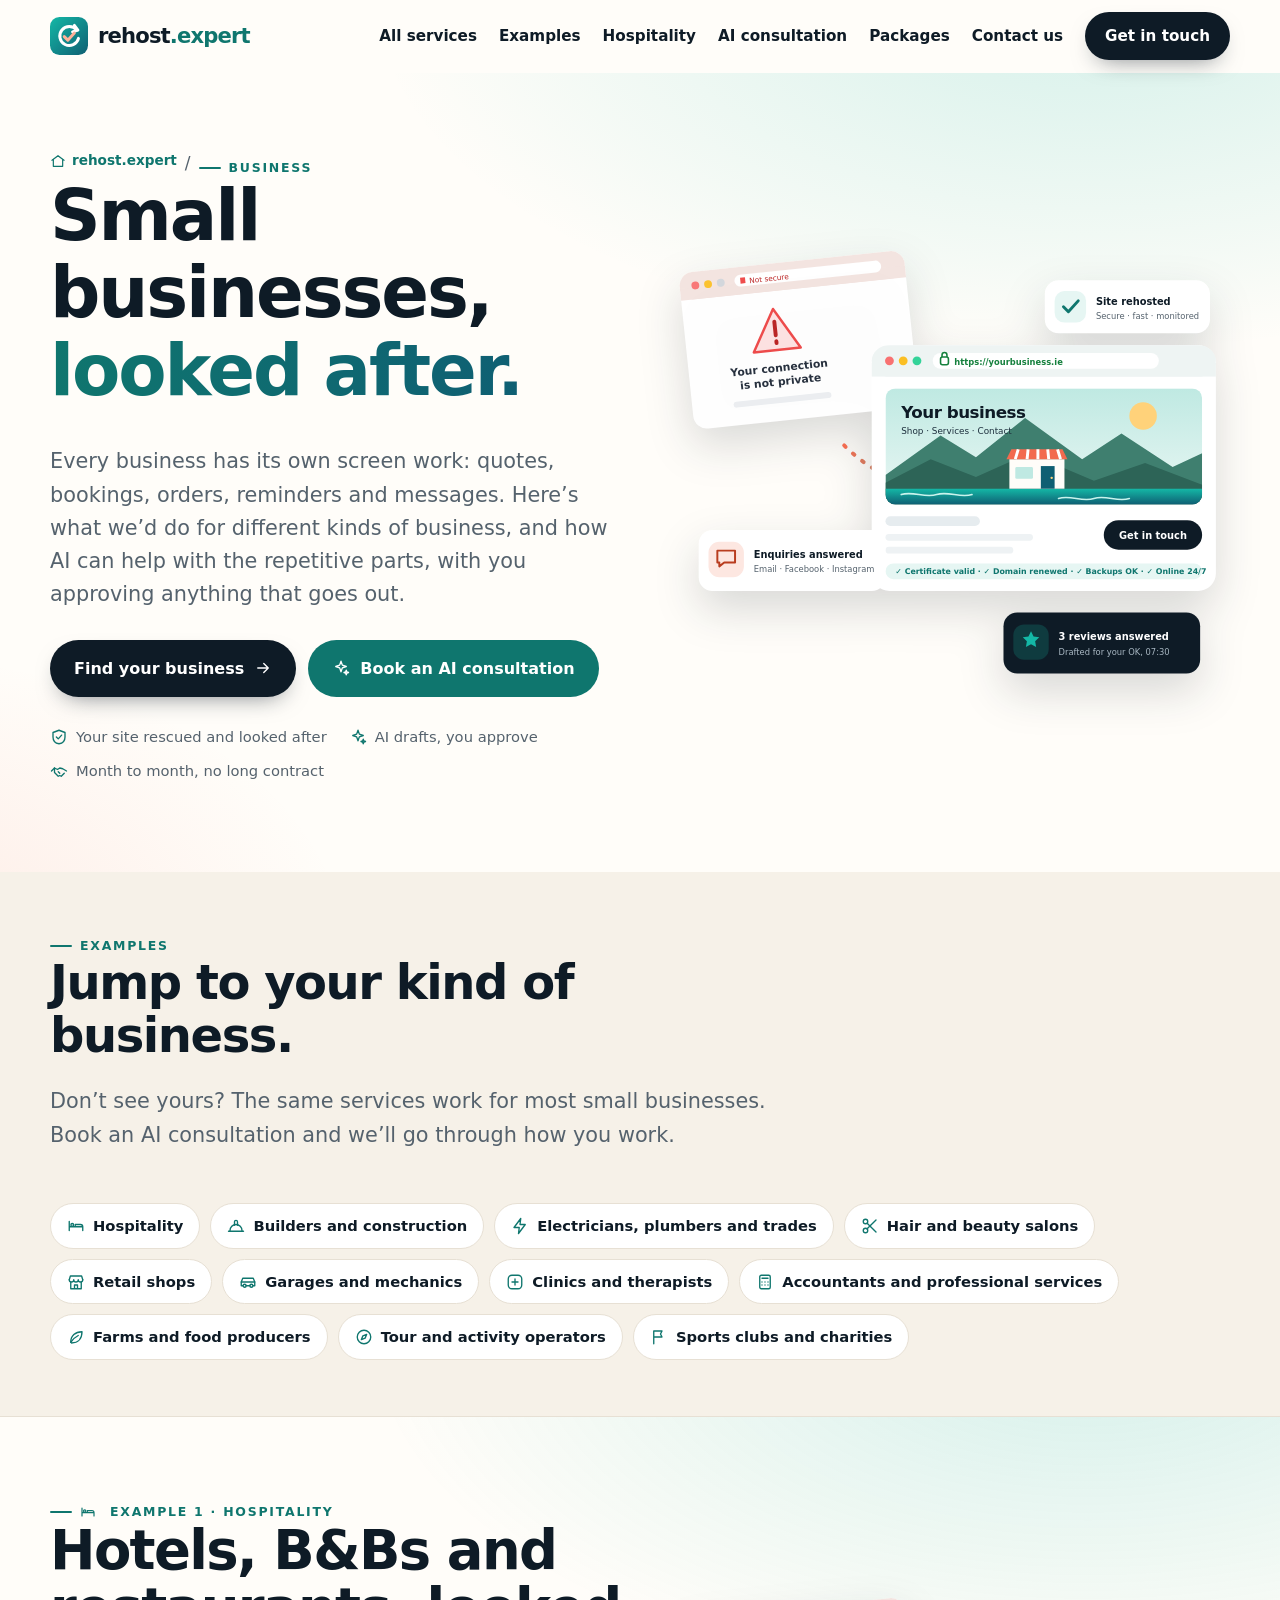
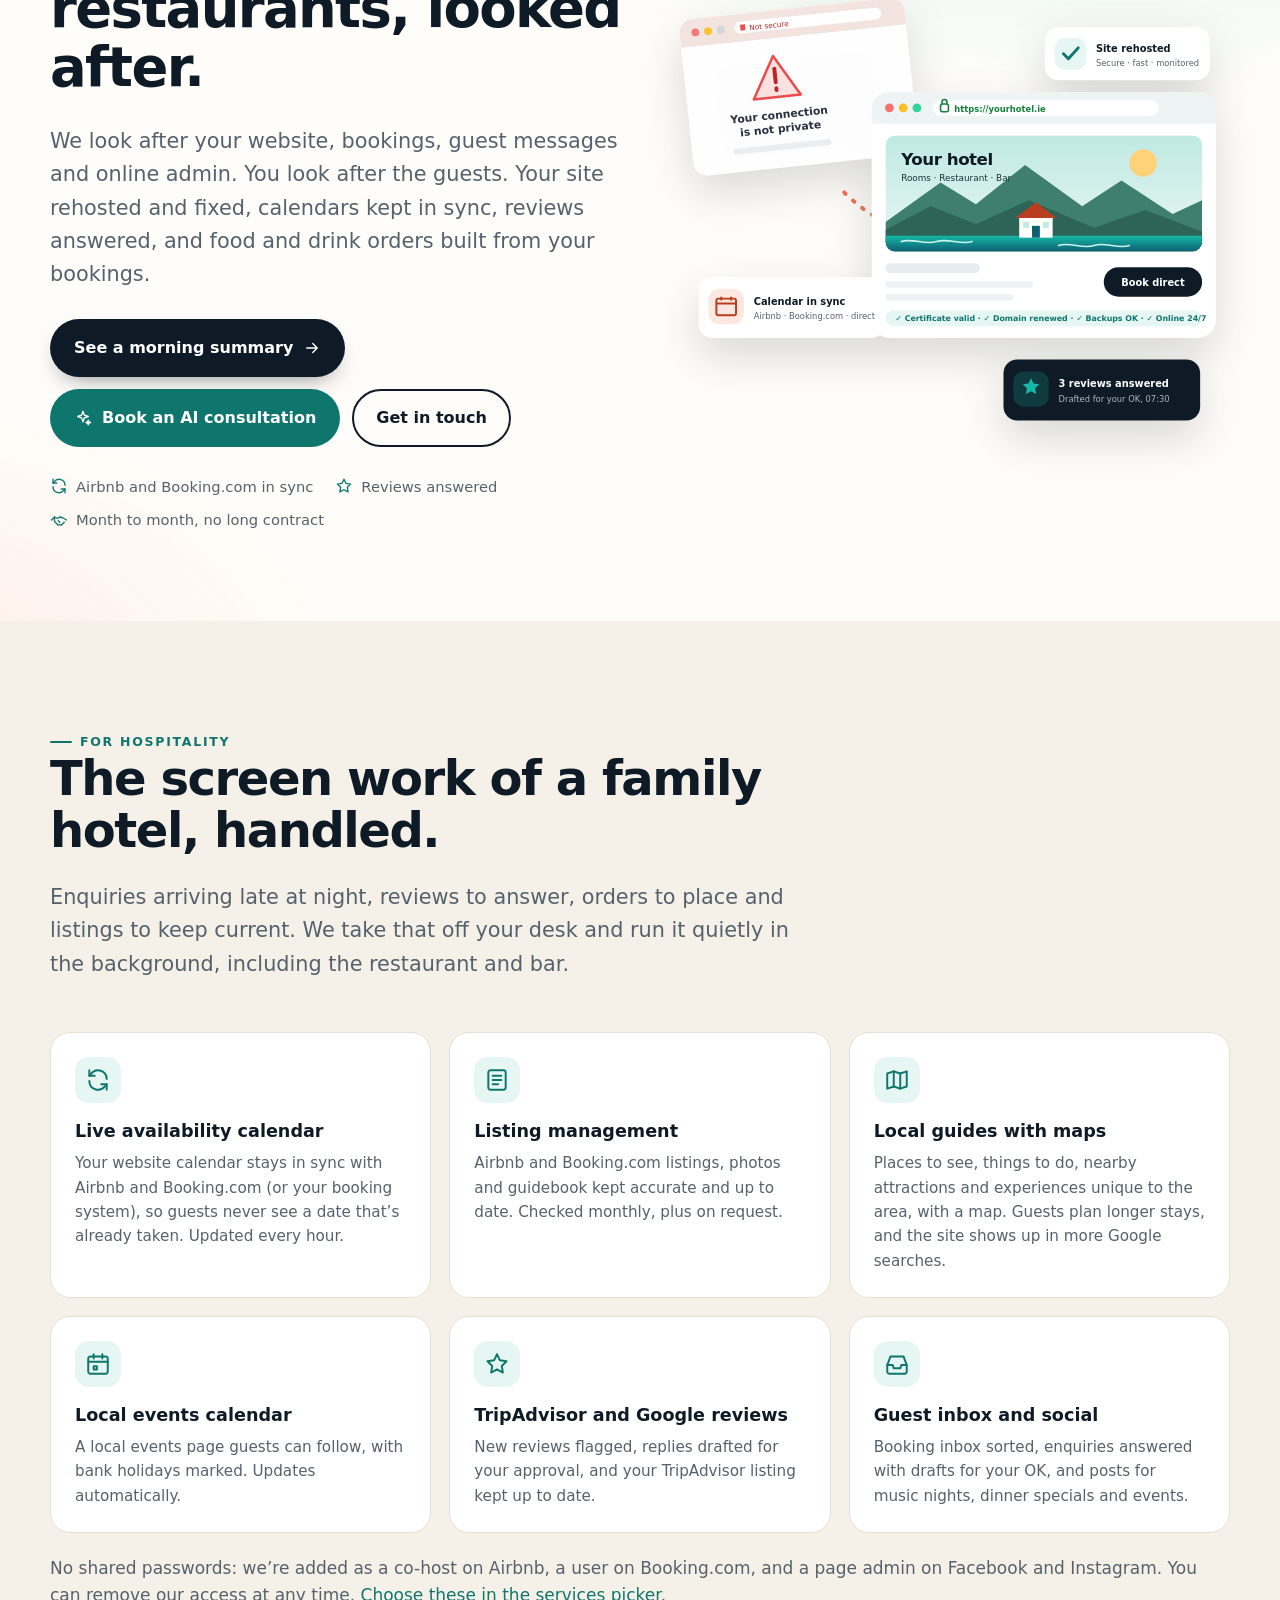
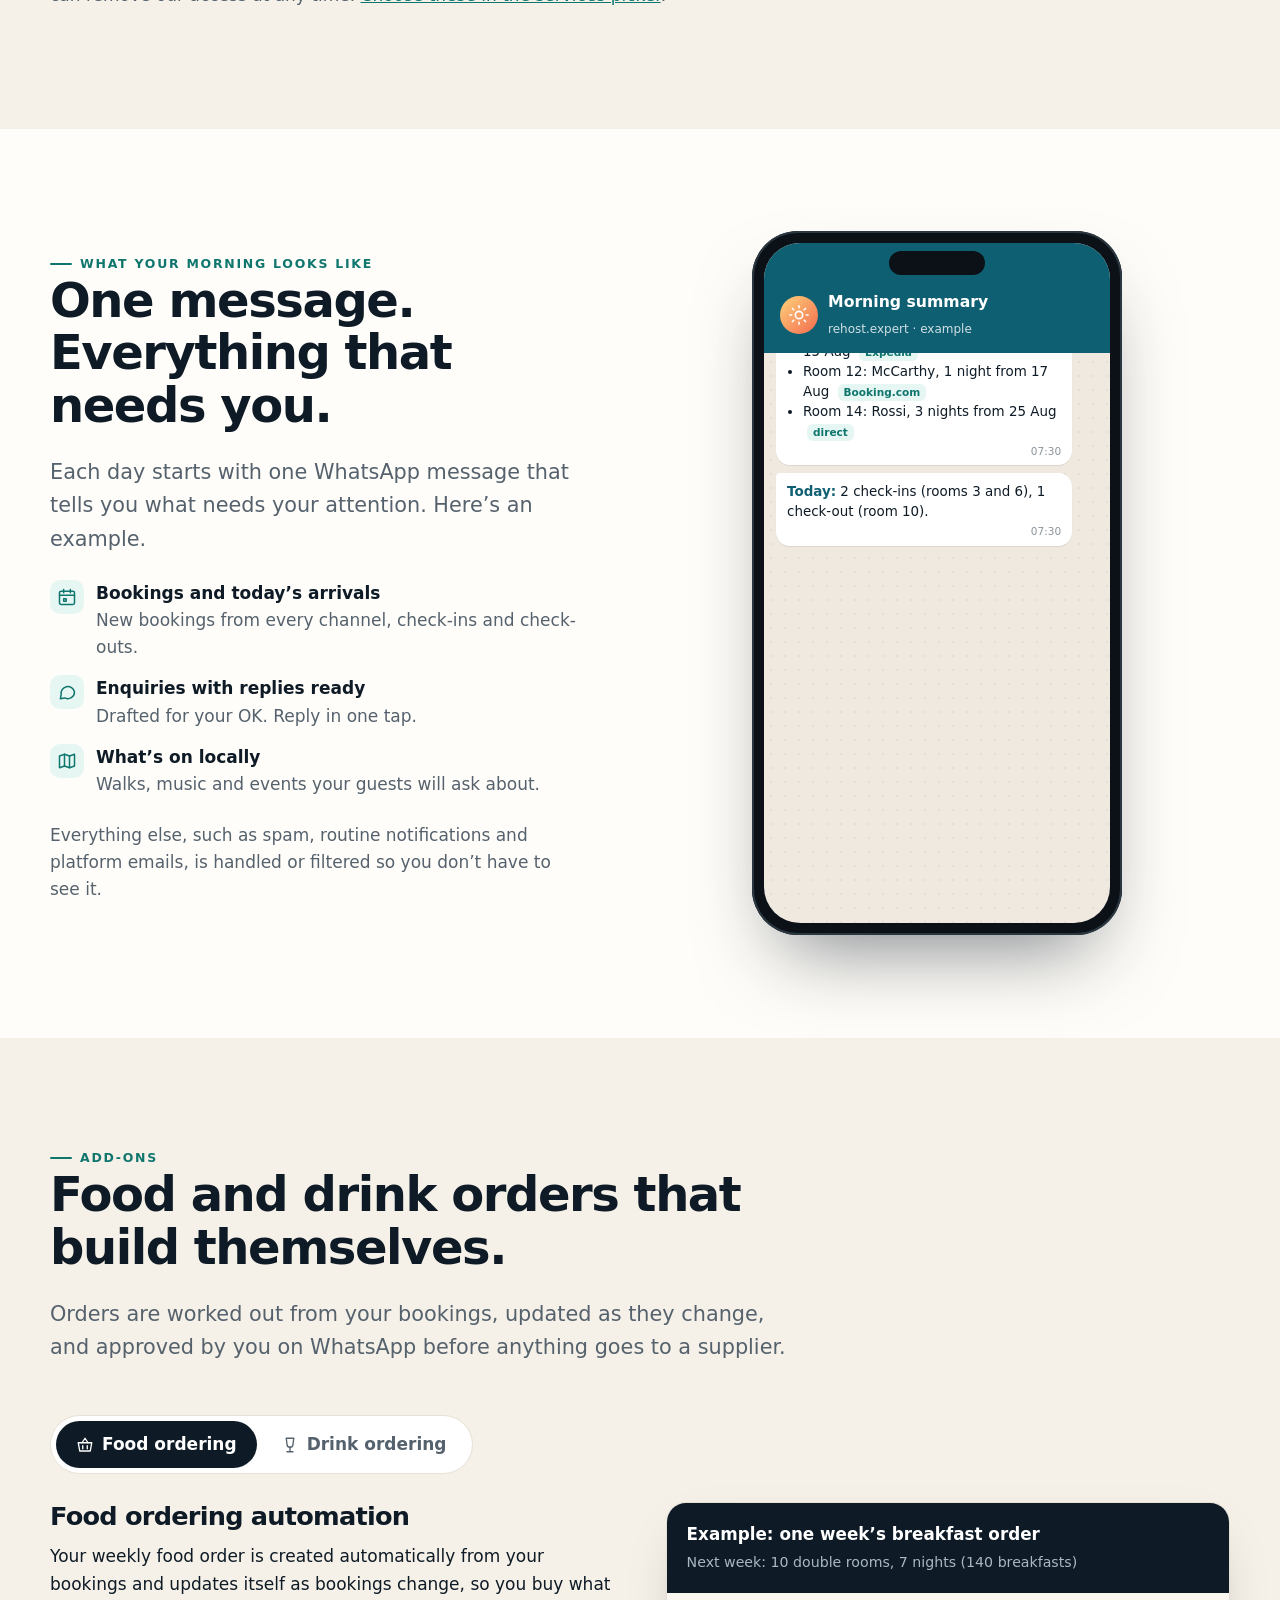
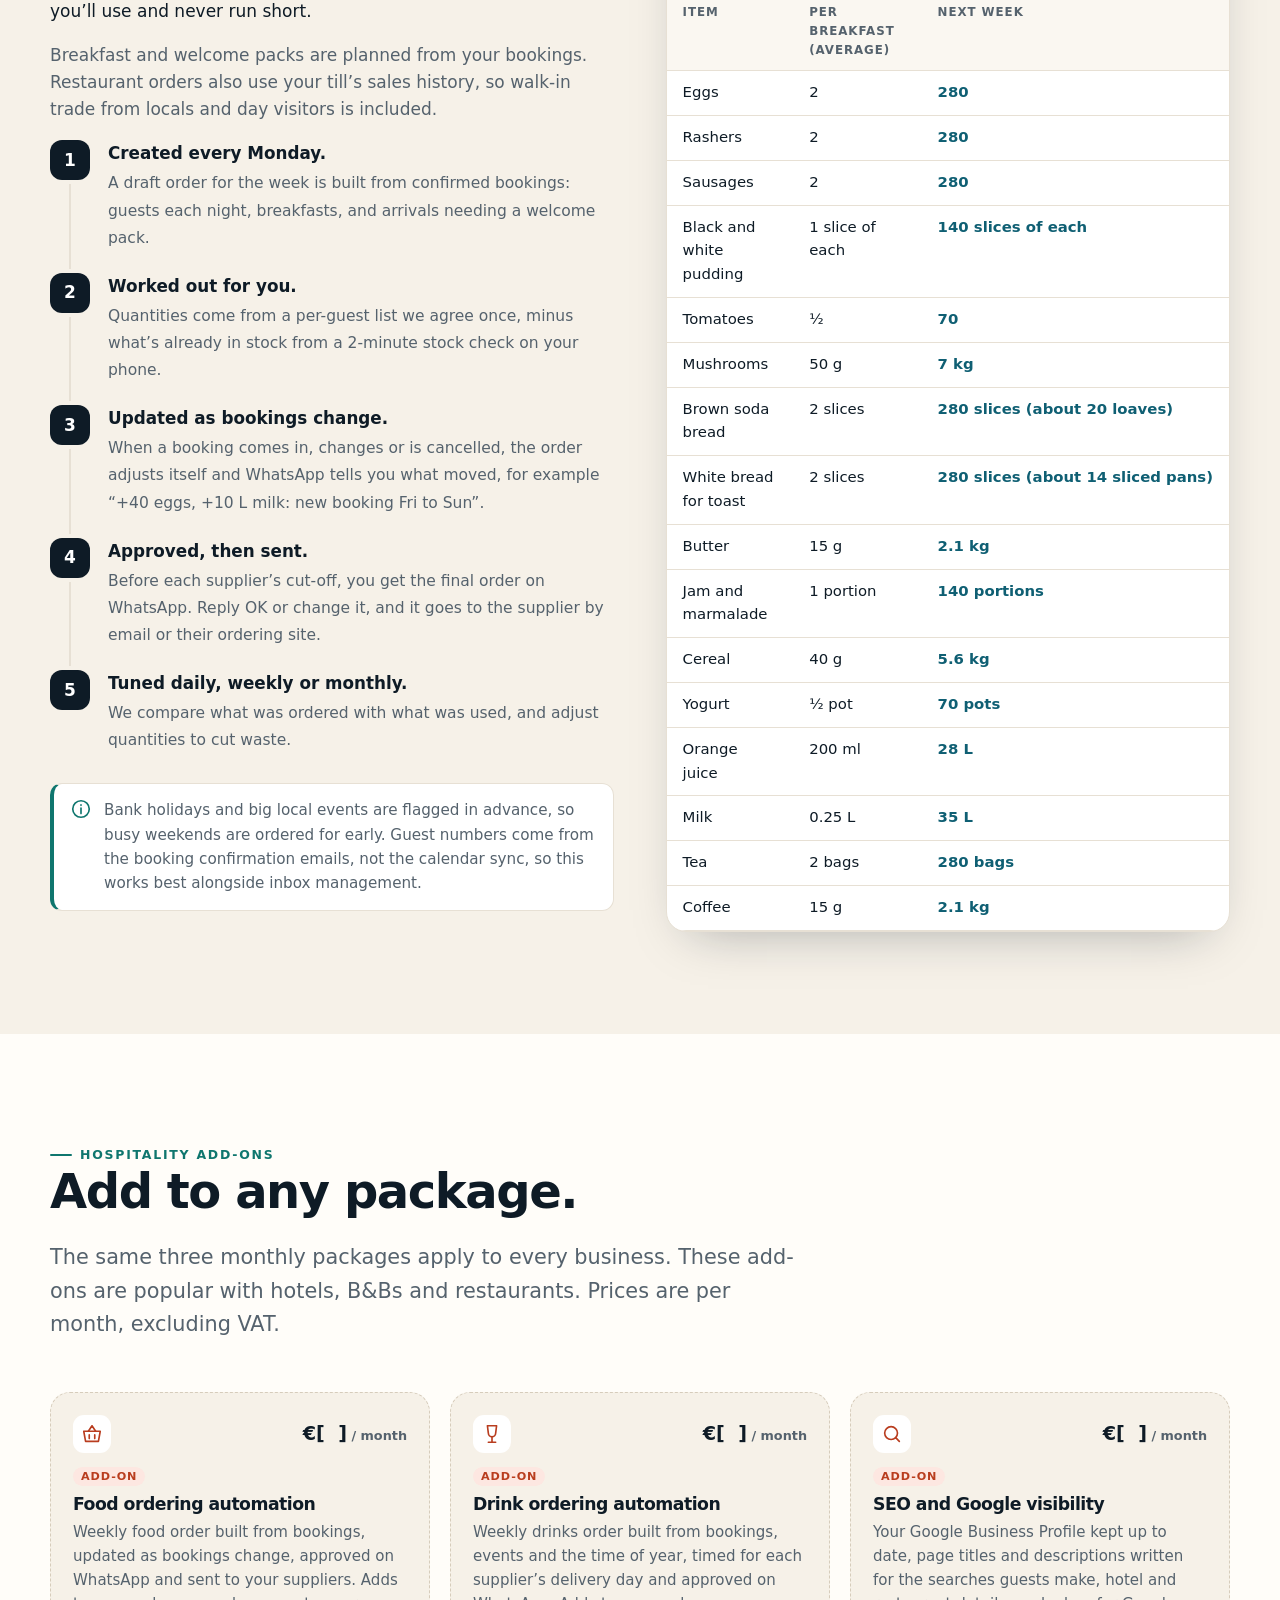
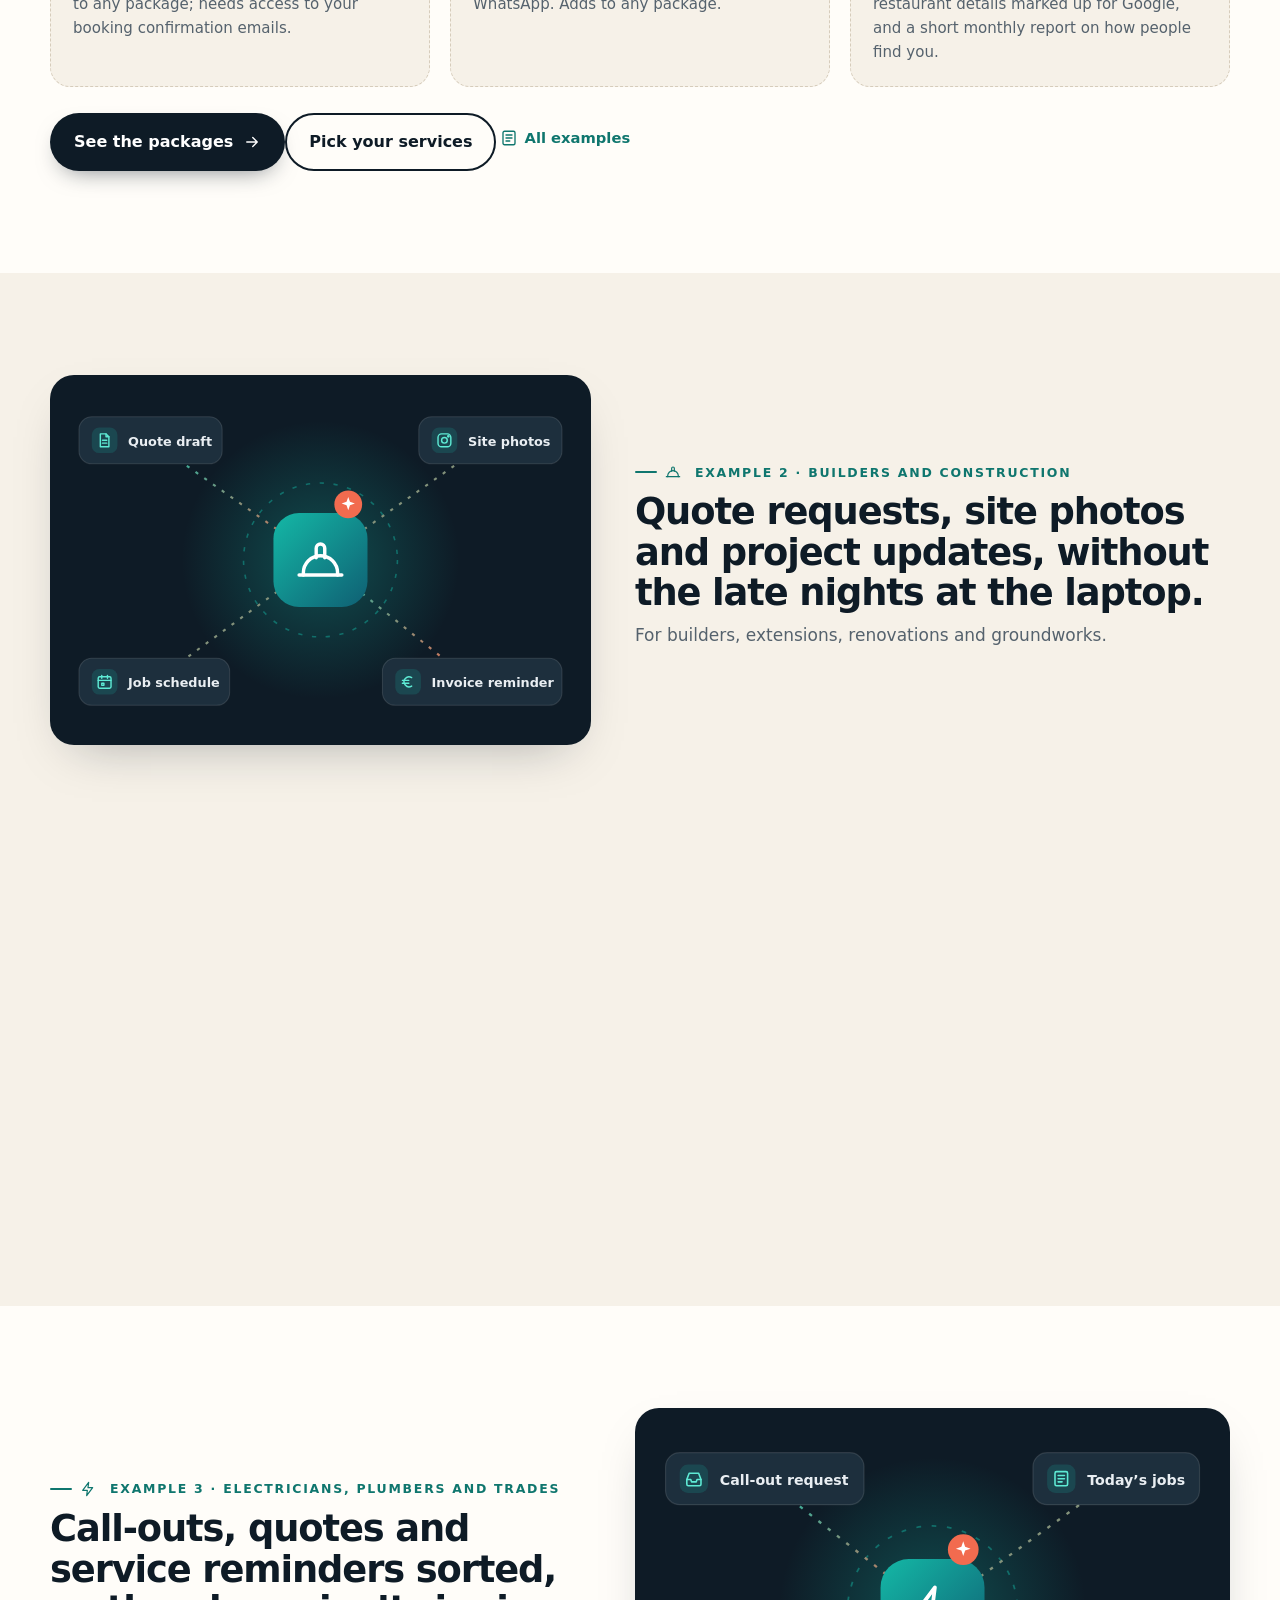
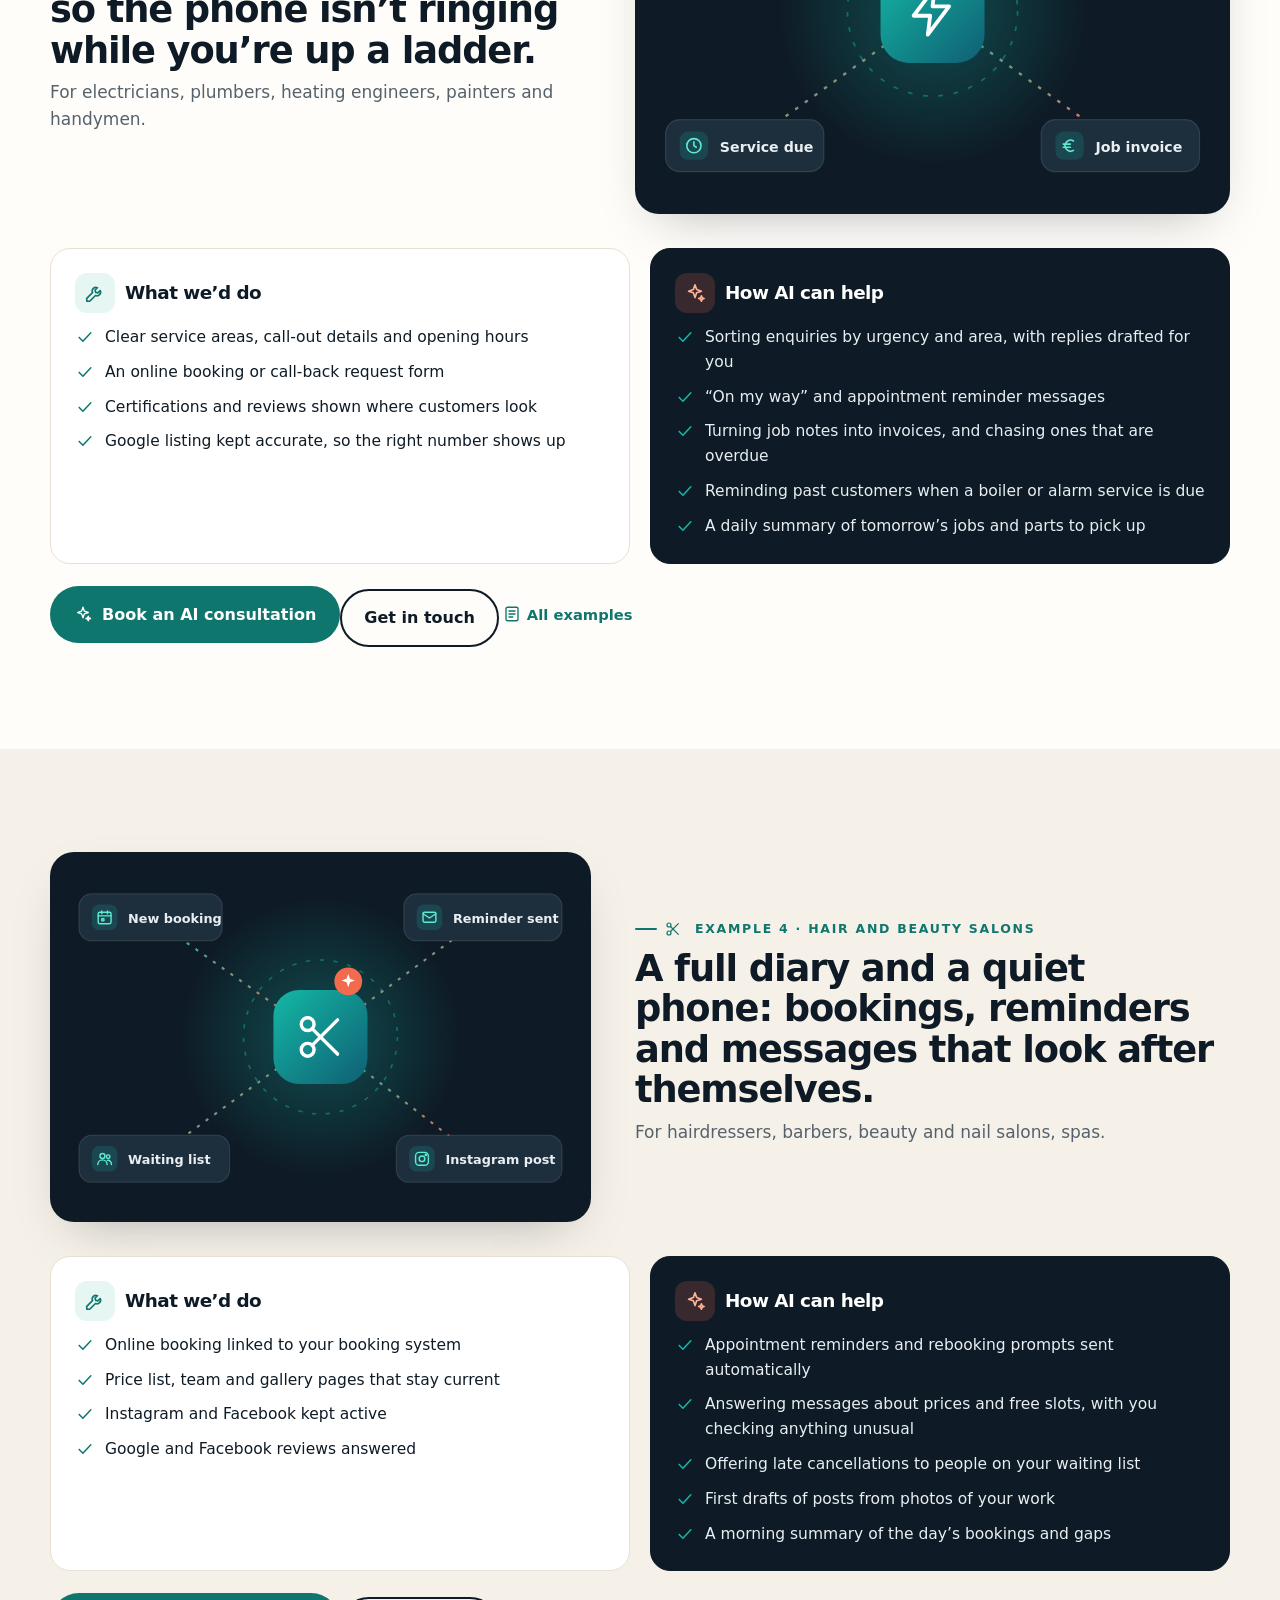
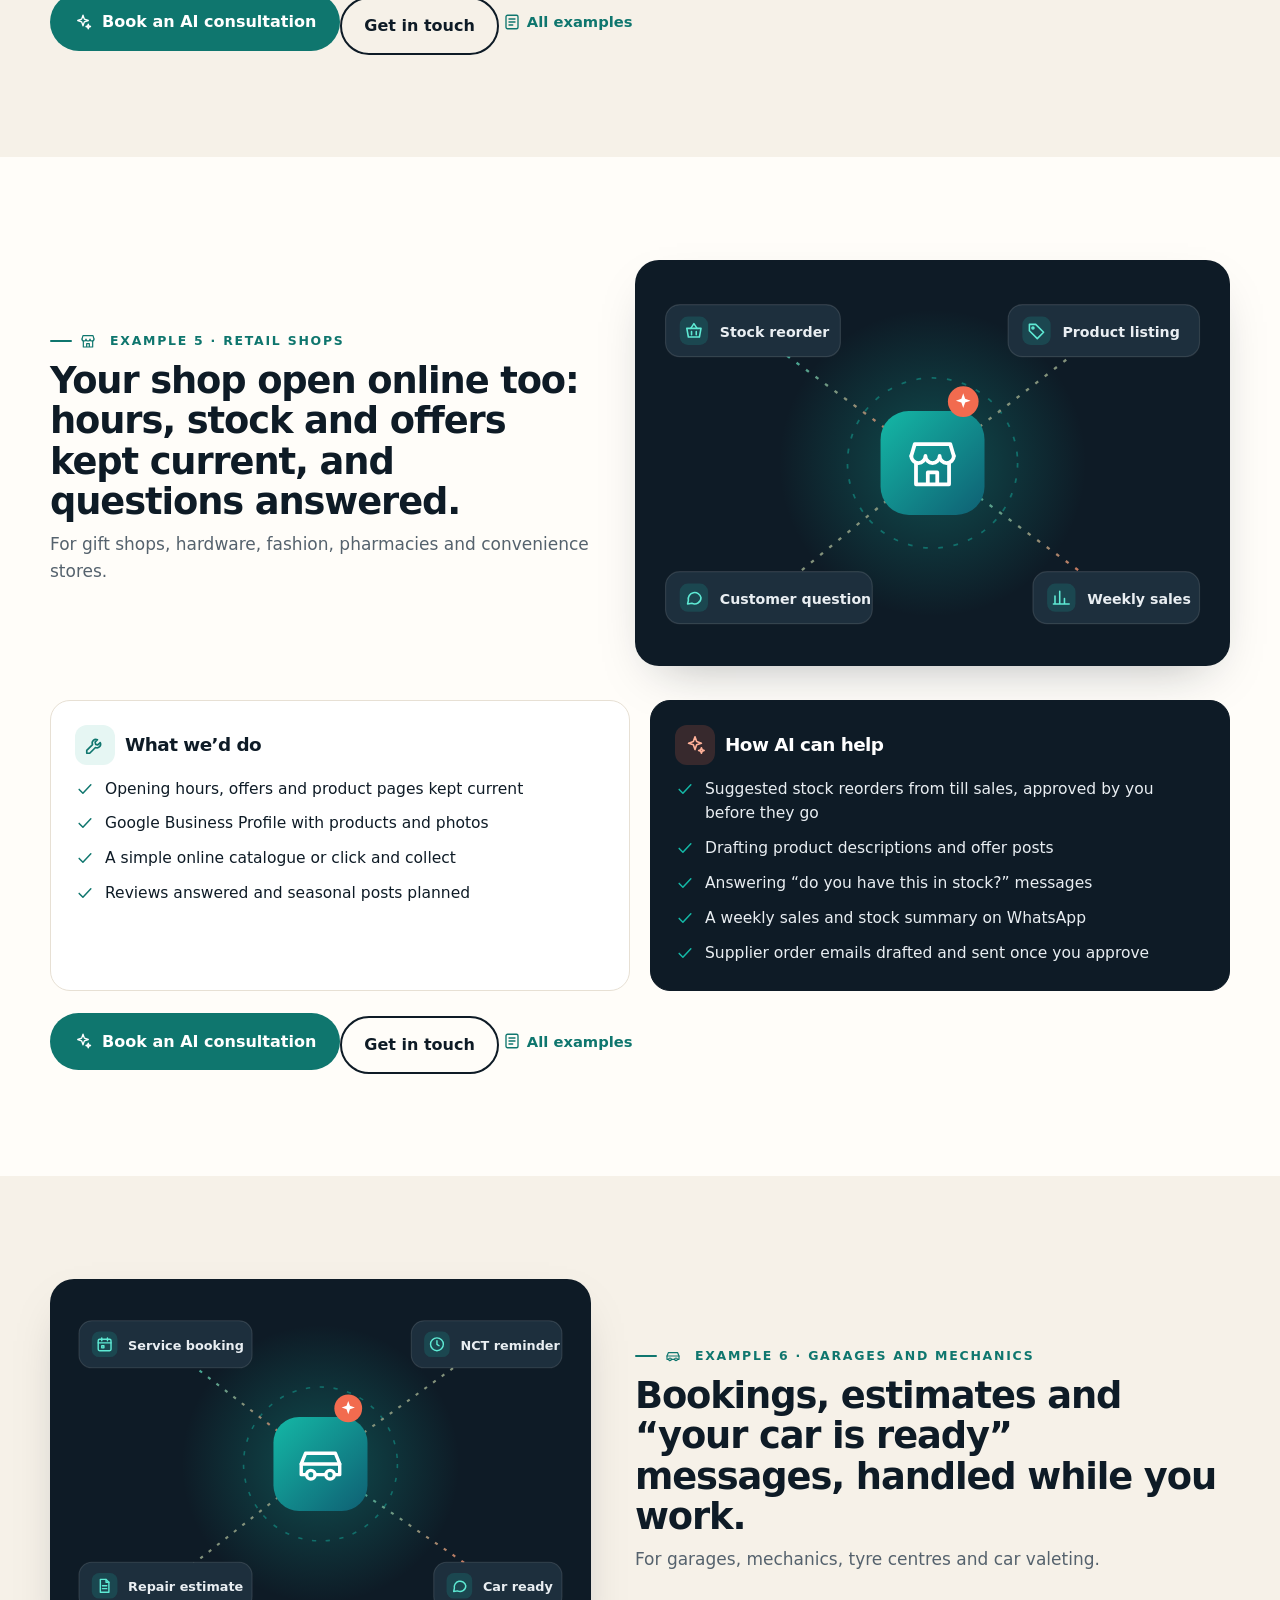
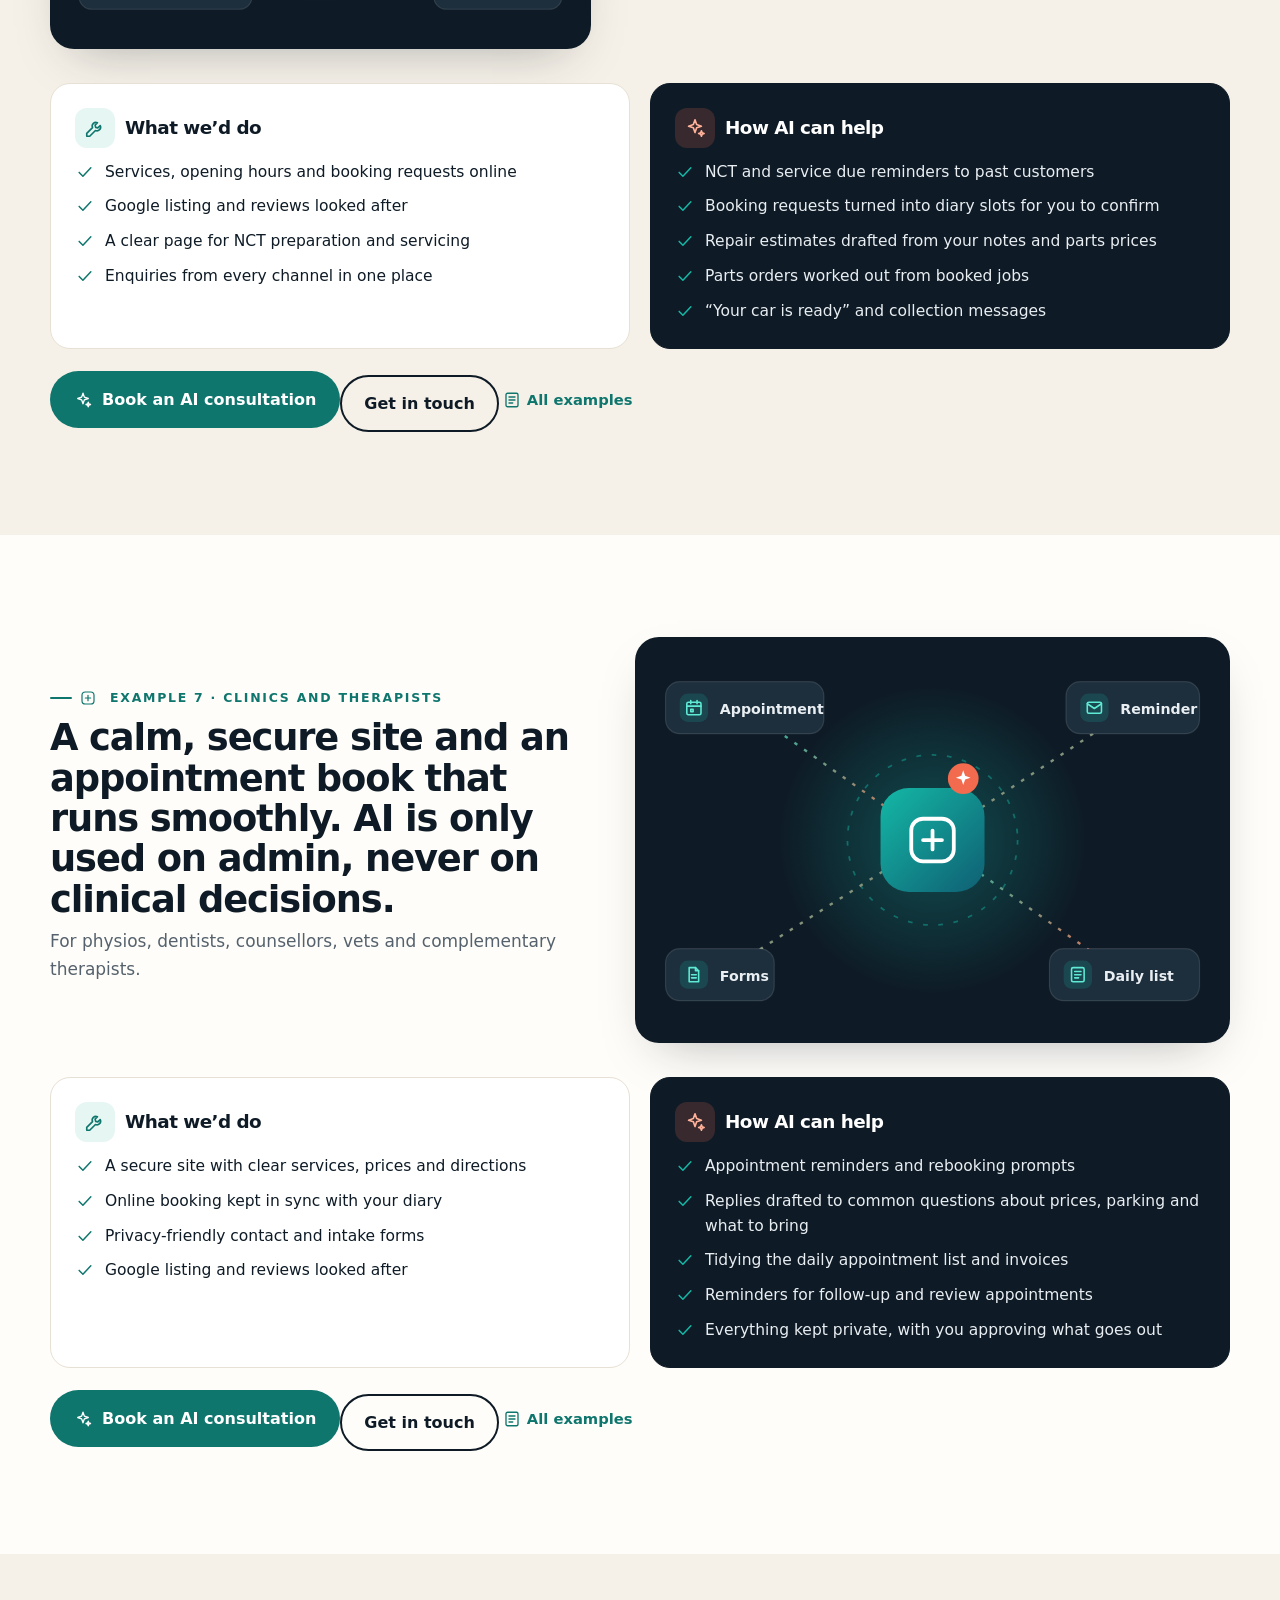
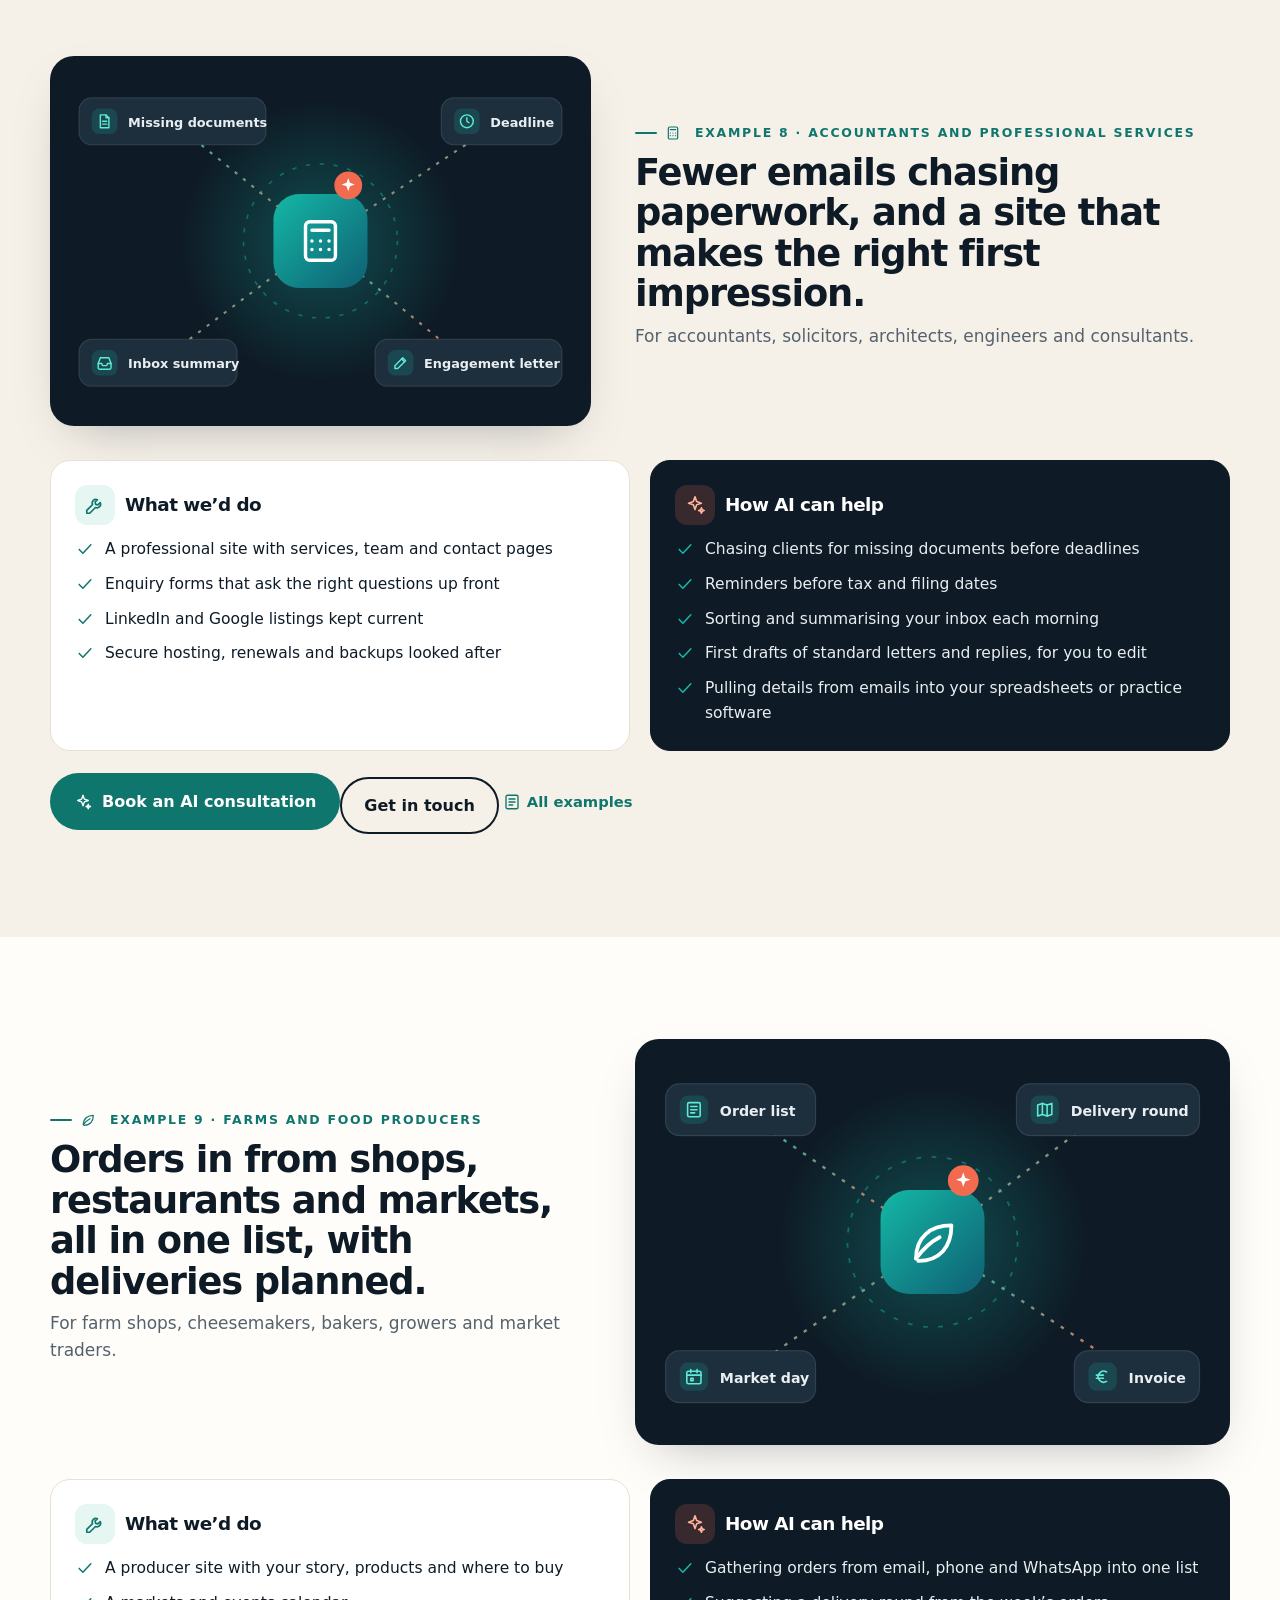
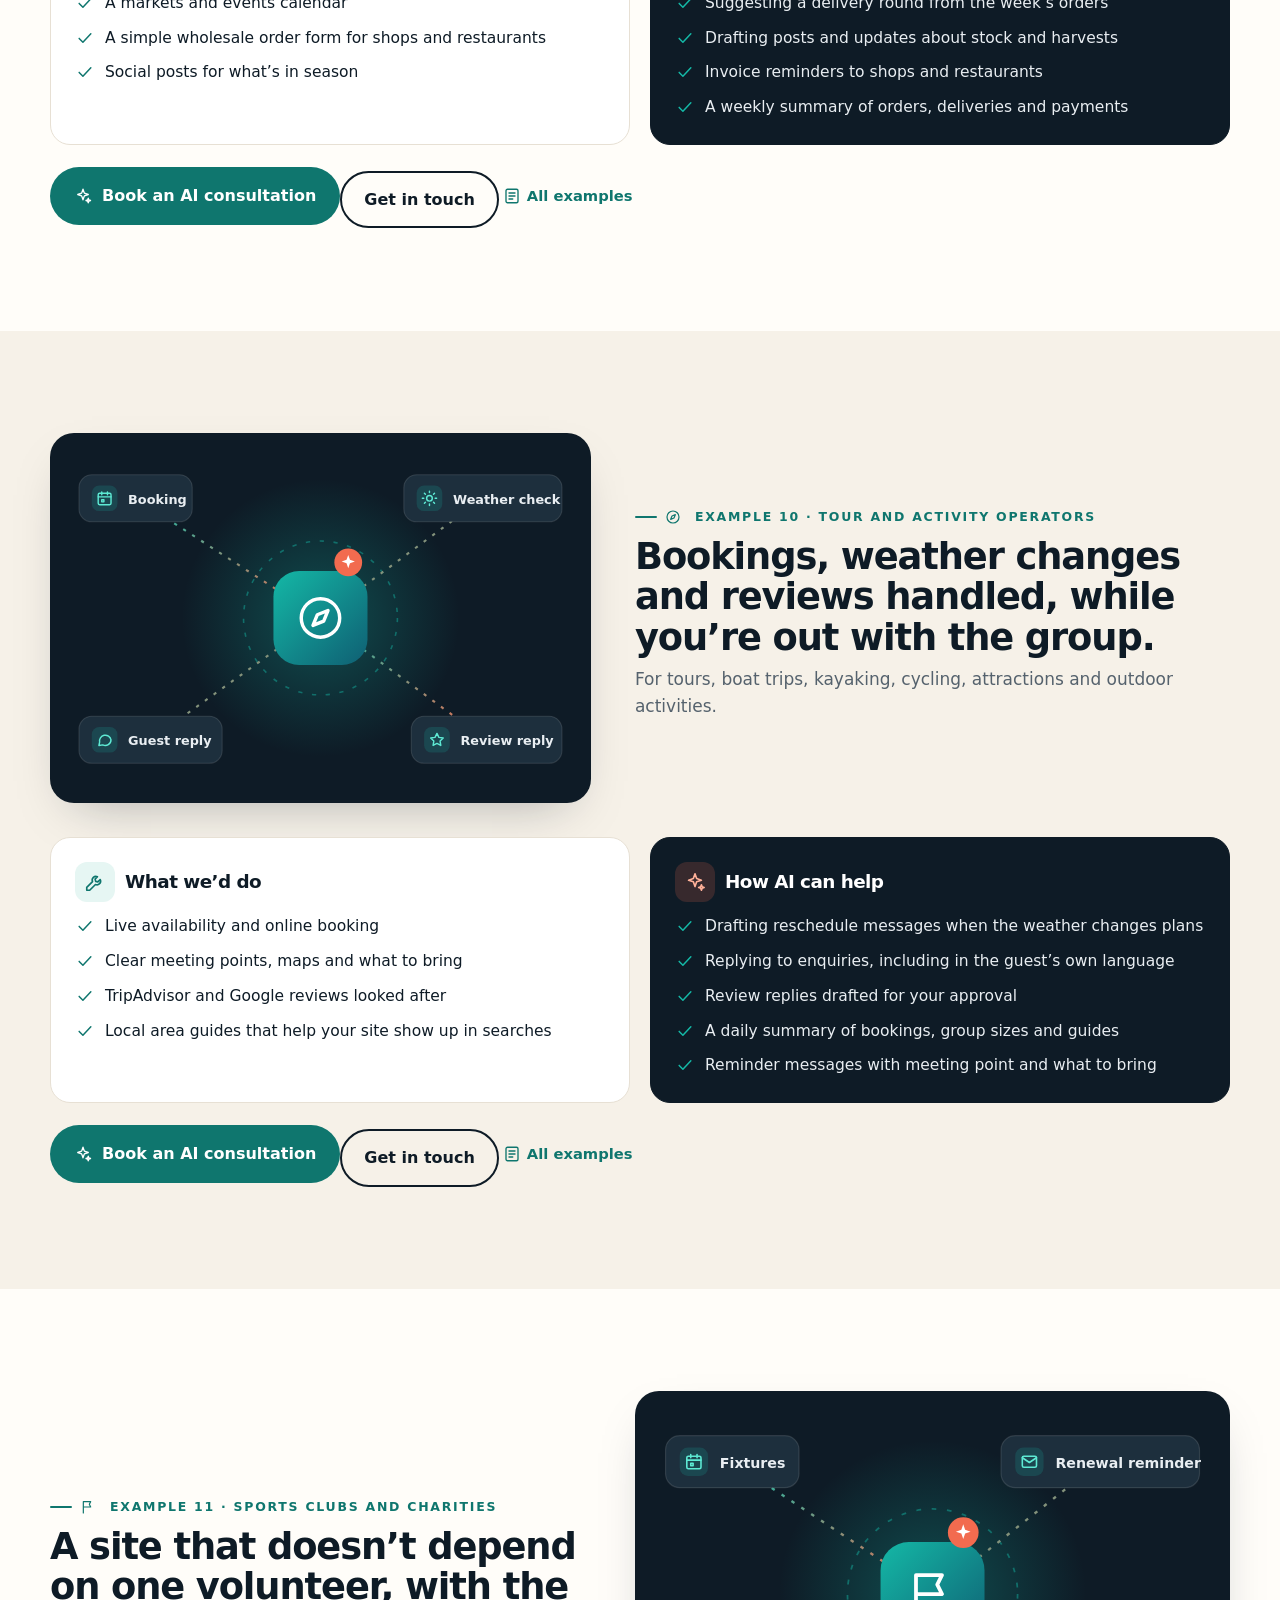
<file: business.html>
<!doctype html>
<html lang="en-IE" class="no-js">
<head>
<meta charset="utf-8">
<meta name="viewport" content="width=device-width, initial-scale=1">
<meta name="format-detection" content="telephone=no, email=no">
<meta name="robots" content="noindex, nofollow">
<title>Business examples · rehost.expert · Websites, admin and AI help for small businesses</title>
<meta name="description" content="rehost.expert for small businesses: examples for hospitality, builders, trades, salons, shops, garages, clinics, professional services, farms, tour operators, clubs and charities, with what we’d do and how AI can help.">
<meta name="theme-color" content="#0e1b26">
<meta property="og:title" content="Business examples · rehost.expert · Websites, admin and AI help for small businesses">
<meta property="og:description" content="Website rescue, admin and AI help for small businesses, with examples by type of business.">
<meta property="og:type" content="website">
<link rel="icon" href="favicon.svg?v=eb5ddea6f6" type="image/svg+xml">
<link rel="stylesheet" href="style.css?v=eb5ddea6f6">
<script>document.documentElement.classList.remove('no-js')</script>
</head>
<body id="top">
<a class="skip" href="#main">Skip to content</a>
<header class="top"><div class="wrap"><a class="brand" href="index.html" aria-label="rehost.expert home"><svg viewBox="0 0 64 64" aria-hidden="true"><defs><linearGradient id="lg" x1="0" y1="0" x2="1" y2="1"><stop offset="0" stop-color="#14b8a6"/><stop offset="1" stop-color="#0f5f73"/></linearGradient></defs><rect width="64" height="64" rx="16" fill="url(#lg)"/><path d="M45 22a16 16 0 1 0 3 14" fill="none" stroke="#fff" stroke-width="5" stroke-linecap="round"/><path d="M41 14l6 8-9 3" fill="none" stroke="#fff" stroke-width="5" stroke-linecap="round" stroke-linejoin="round"/><path d="M24 33l6 6 11-12" fill="none" stroke="#ffb199" stroke-width="5" stroke-linecap="round" stroke-linejoin="round"/></svg><b>rehost<span>.expert</span></b></a>
<nav class="menu" aria-label="Sections"><a href="index.html">All services</a><a href="#jump">Examples</a><a href="#hospitality">Hospitality</a><a href="index.html#ai">AI consultation</a><a href="index.html#packages">Packages</a><a href="contact.html">Contact us</a><a class="btn btn--primary" href="#contact">Get in touch</a></nav></div></header>
<main id="main">
<section class="hero"><div class="wrap">
<div class="rv">
<a class="crumb" href="index.html"><svg viewBox="0 0 24 24" width="18" height="18" fill="none" stroke="currentColor" stroke-width="1.8" stroke-linecap="round" stroke-linejoin="round" aria-hidden="true"><path d="M3 11 12 4l9 7"/><path d="M5 10v10h14V10"/></svg>rehost.expert</a><span class="crumb-sep" aria-hidden="true">/</span><span class="eyebrow" style="display:inline-flex">Business</span>
<h1>Small businesses, <span class="hl">looked after.</span></h1>
<p class="lead">Every business has its own screen work: quotes, bookings, orders, reminders and messages. Here’s what we’d do for different kinds of business, and how AI can help with the repetitive parts, with you approving anything that goes out.</p>
<div class="ctas"><a class="btn btn--primary" href="#jump">Find your business <svg viewBox="0 0 24 24" width="18" height="18" fill="none" stroke="currentColor" stroke-width="1.8" stroke-linecap="round" stroke-linejoin="round" aria-hidden="true"><path d="M5 12h14M13 6l6 6-6 6"/></svg></a><a class="btn btn--accent" data-pick-ai href="index.html?pick=ai#services"><svg viewBox="0 0 24 24" width="18" height="18" fill="none" stroke="currentColor" stroke-width="1.8" stroke-linecap="round" stroke-linejoin="round" aria-hidden="true"><path d="M12 3l1.8 5.2L19 10l-5.2 1.8L12 17l-1.8-5.2L5 10l5.2-1.8z"/><path d="M19 15l.8 2.2L22 18l-2.2.8L19 21l-.8-2.2L16 18l2.2-.8z"/></svg>Book an AI consultation</a></div>
<div class="trust"><span><svg viewBox="0 0 24 24" width="18" height="18" fill="none" stroke="currentColor" stroke-width="1.8" stroke-linecap="round" stroke-linejoin="round" aria-hidden="true"><path d="M12 3 4 6v6c0 5 3.4 8.4 8 9 4.6-.6 8-4 8-9V6z"/><path d="m8.5 12 2.5 2.5 4.5-5"/></svg>Your site rescued and looked after</span><span><svg viewBox="0 0 24 24" width="18" height="18" fill="none" stroke="currentColor" stroke-width="1.8" stroke-linecap="round" stroke-linejoin="round" aria-hidden="true"><path d="M12 3l1.8 5.2L19 10l-5.2 1.8L12 17l-1.8-5.2L5 10l5.2-1.8z"/><path d="M19 15l.8 2.2L22 18l-2.2.8L19 21l-.8-2.2L16 18l2.2-.8z"/></svg>AI drafts, you approve</span><span><svg viewBox="0 0 24 24" width="18" height="18" fill="none" stroke="currentColor" stroke-width="1.8" stroke-linecap="round" stroke-linejoin="round" aria-hidden="true"><path d="M2 12l4-4 4 2 3-2 4 1 5 3"/><path d="M6 8v6l5 5 2-1 2 1 4-4"/><path d="M11 13l2 2"/></svg>Month to month, no long contract</span></div>
</div>
<div class="hero-art rv"><svg viewBox="0 0 560 470" role="img" aria-label="Illustration: a broken business website with a security warning being rehosted into a secure, working site with enquiries, reviews and messages">
<defs>
<linearGradient id="sky" x1="0" y1="0" x2="0" y2="1"><stop offset="0" stop-color="#bfe9e2"/><stop offset="1" stop-color="#eaf7f4"/></linearGradient>
<linearGradient id="sea" x1="0" y1="0" x2="0" y2="1"><stop offset="0" stop-color="#14b8a6"/><stop offset="1" stop-color="#0f5f73"/></linearGradient>
<linearGradient id="arc" x1="0" y1="0" x2="1" y2="0"><stop offset="0" stop-color="#f26b4f"/><stop offset="1" stop-color="#14b8a6"/></linearGradient>
</defs>
<g transform="translate(8 26) rotate(-6 120 90)" opacity=".95"><g class="float2">
<rect width="230" height="160" rx="14" fill="#fff"/>
<rect width="230" height="28" rx="14" fill="#f3e3df"/><rect y="16" width="230" height="12" fill="#f3e3df"/>
<circle cx="16" cy="14" r="4" fill="#f87171"/><circle cx="29" cy="14" r="4" fill="#fbbf24"/><circle cx="42" cy="14" r="4" fill="#d1d5db"/>
<rect x="56" y="8" width="150" height="12" rx="6" fill="#fff"/><path d="M62 11h5v6h-5z" fill="#ef4444"/><text x="71" y="17.5" font-size="7.5" fill="#b91c1c" font-family="system-ui">Not secure</text>
<path d="M92 46 116 88H68z" fill="#fee2e2" stroke="#ef4444" stroke-width="2.5" stroke-linejoin="round"/><path d="M92 59v14M92 79v2" stroke="#b91c1c" stroke-width="4" stroke-linecap="round"/>
<text x="92" y="110" font-size="11" font-weight="800" fill="#1f2937" text-anchor="middle" font-family="system-ui">Your connection</text>
<text x="92" y="124" font-size="11" font-weight="800" fill="#1f2937" text-anchor="middle" font-family="system-ui">is not private</text>
<rect x="42" y="136" width="100" height="6" rx="3" fill="#eceff2"/>
</g></g>
<path class="scan" d="M168 214c40 40 90 52 140 36" fill="none" stroke="url(#arc)" stroke-width="4" stroke-linecap="round" stroke-dasharray="2 10"/>
<path class="scan" d="M300 240l14 8-12 10" fill="none" stroke="#14b8a6" stroke-width="4" stroke-linecap="round" stroke-linejoin="round"/>
<g transform="translate(196 112)">
<rect width="350" height="250" rx="18" fill="#fff"/>
<rect width="350" height="32" rx="18" fill="#eef4f3"/><rect y="18" width="350" height="14" fill="#eef4f3"/>
<circle cx="18" cy="16" r="4.5" fill="#f87171"/><circle cx="32" cy="16" r="4.5" fill="#fbbf24"/><circle cx="46" cy="16" r="4.5" fill="#34d399"/>
<rect x="62" y="8" width="230" height="16" rx="8" fill="#fff"/>
<rect x="70" y="12" width="8" height="8" rx="2" fill="none" stroke="#15803d" stroke-width="1.6"/><path d="M71.5 12v-2a2.5 2.5 0 0 1 5 0v2" fill="none" stroke="#15803d" stroke-width="1.6"/>
<text x="84" y="20" font-size="8.5" fill="#15803d" font-weight="700" font-family="system-ui">https://yourbusiness.ie</text>
<clipPath id="hc"><rect x="14" y="44" width="322" height="118" rx="10"/></clipPath>
<g clip-path="url(#hc)">
<rect x="14" y="44" width="322" height="118" fill="url(#sky)"/>
<circle cx="276" cy="72" r="14" fill="#ffd27a"/>
<path d="M14 132 70 92l36 22 50-40 58 42 40-26 52 34 30-14v52H14z" fill="#3f7f6f"/>
<path d="M14 140 60 116l46 18 54-24 66 28 52-18 58 22v20H14z" fill="#2d6457"/>
<path d="M14 146h322v16H14z" fill="url(#sea)"/>
<path d="M30 152c12-4 24 4 36 0s24 4 36 0M190 156c12-4 24 4 36 0s24 4 36 0" stroke="#c9f3ec" stroke-width="1.6" fill="none" stroke-linecap="round"/>
<g transform="translate(140 104)"><rect x="0" y="12" width="56" height="30" fill="#fffdf9"/><path d="M-3 12h62l-5-10H2z" fill="#f26b4f"/><path d="M9 2l-3 10M19 2l-1 10M29 2v10M39 2l1 10M49 2l3 10" stroke="#fff" stroke-width="3"/><rect x="6" y="20" width="18" height="12" rx="1.5" fill="#bfe9e2"/><rect x="32" y="19" width="14" height="23" fill="#0f5f73"/><circle cx="43" cy="31" r="1.2" fill="#ffd27a"/></g>
<text x="30" y="74" font-size="17" font-weight="850" fill="#0e1b26" font-family="system-ui" letter-spacing="-.5">Your business</text>
<text x="30" y="90" font-size="9" fill="#1d2f3d" font-family="system-ui">Shop · Services · Contact</text>
</g>
<rect x="14" y="174" width="96" height="10" rx="5" fill="#e6ecef"/><rect x="14" y="192" width="150" height="7" rx="3.5" fill="#eef2f4"/><rect x="14" y="205" width="130" height="7" rx="3.5" fill="#eef2f4"/>
<rect x="236" y="178" width="100" height="30" rx="15" fill="#0e1b26"/><text x="286" y="197" font-size="10" fill="#fff" text-anchor="middle" font-weight="700" font-family="system-ui">Get in touch</text>
<rect x="14" y="222" width="322" height="16" rx="8" fill="#e6f6f3"/><text x="24" y="233" font-size="8" fill="#0f766e" font-weight="700" font-family="system-ui">✓ Certificate valid · ✓ Domain renewed · ✓ Backups OK · ✓ Online 24/7</text>
</g>
<g transform="translate(372 46)"><g class="float"><rect width="168" height="54" rx="14" fill="#fff"/><rect x="10" y="11" width="32" height="32" rx="10" fill="#e6f6f3"/><path d="M19 27l5 5 10-11" fill="none" stroke="#0f766e" stroke-width="3" stroke-linecap="round" stroke-linejoin="round"/><text x="52" y="25" font-size="10" font-weight="800" fill="#0e1b26" font-family="system-ui">Site rehosted</text><text x="52" y="39" font-size="8.5" fill="#55626d" font-family="system-ui">Secure · fast · monitored</text></g></g>
<g transform="translate(20 300)"><g class="float3"><rect width="190" height="62" rx="14" fill="#fff"/><rect x="10" y="12" width="36" height="36" rx="11" fill="#fde7e1"/><g transform="translate(17 19)" fill="none" stroke="#b93d1f" stroke-width="2" stroke-linejoin="round"><path d="M2 2h18v12H9l-5 4v-4H2z"/></g><text x="56" y="28" font-size="10" font-weight="800" fill="#0e1b26" font-family="system-ui">Enquiries answered</text><text x="56" y="43" font-size="8.5" fill="#55626d" font-family="system-ui">Email · Facebook · Instagram</text></g></g>
<g transform="translate(330 384)"><g class="float2"><rect width="200" height="62" rx="14" fill="#0e1b26"/><rect x="10" y="12" width="36" height="36" rx="11" fill="rgba(20,184,166,.2)"/><path d="M28 19l2.6 5.3 5.8.8-4.2 4.1 1 5.8-5.2-2.7-5.2 2.7 1-5.8-4.2-4.1 5.8-.8z" fill="#14b8a6"/><text x="56" y="28" font-size="10" font-weight="800" fill="#fff" font-family="system-ui">3 reviews answered</text><text x="56" y="43" font-size="8.5" fill="#a9b8c3" font-family="system-ui">Drafted for your OK, 07:30</text></g></g>
</svg></div>
</div></section>

<section class="section section--sand section--tight" id="jump" aria-labelledby="ju-h"><div class="wrap">
<div class="head rv"><span class="eyebrow">Examples</span><h2 id="ju-h">Jump to your kind of business.</h2><p class="lead">Don’t see yours? The same services work for most small businesses. Book an AI consultation and we’ll go through how you work.</p></div>
<nav class="jump rv" aria-label="Business examples"><a href="#hospitality"><svg viewBox="0 0 24 24" width="18" height="18" fill="none" stroke="currentColor" stroke-width="1.8" stroke-linecap="round" stroke-linejoin="round" aria-hidden="true"><path d="M3 18V6M3 13h18v5M21 13a3 3 0 0 0-3-3h-7v3"/><circle cx="7" cy="10.5" r="1.8"/></svg>Hospitality</a>
<a href="#builders"><svg viewBox="0 0 24 24" width="18" height="18" fill="none" stroke="currentColor" stroke-width="1.8" stroke-linecap="round" stroke-linejoin="round" aria-hidden="true"><path d="M2 19h20"/><path d="M4 19v-1a8 8 0 0 1 16 0v1"/><path d="M10 11V6.5a2 2 0 0 1 4 0V11"/></svg>Builders and construction</a>
<a href="#trades"><svg viewBox="0 0 24 24" width="18" height="18" fill="none" stroke="currentColor" stroke-width="1.8" stroke-linecap="round" stroke-linejoin="round" aria-hidden="true"><path d="M13 2 4 14h7l-1 8 9-12h-7z"/></svg>Electricians, plumbers and trades</a>
<a href="#salons"><svg viewBox="0 0 24 24" width="18" height="18" fill="none" stroke="currentColor" stroke-width="1.8" stroke-linecap="round" stroke-linejoin="round" aria-hidden="true"><circle cx="6" cy="6" r="3"/><circle cx="6" cy="18" r="3"/><path d="M8.2 8.2 20 20M8.2 15.8 20 4"/></svg>Hair and beauty salons</a>
<a href="#retail"><svg viewBox="0 0 24 24" width="18" height="18" fill="none" stroke="currentColor" stroke-width="1.8" stroke-linecap="round" stroke-linejoin="round" aria-hidden="true"><path d="M3 9l1.5-5h15L21 9"/><path d="M3 9a3 3 0 0 0 6 0 3 3 0 0 0 6 0 3 3 0 0 0 6 0"/><path d="M5 12v9h14v-9M10 21v-5h4v5"/></svg>Retail shops</a>
<a href="#garages"><svg viewBox="0 0 24 24" width="18" height="18" fill="none" stroke="currentColor" stroke-width="1.8" stroke-linecap="round" stroke-linejoin="round" aria-hidden="true"><path d="M5 17H3v-5l2-5h14l2 5v5h-2"/><path d="M3 12h18"/><circle cx="7.5" cy="17" r="2"/><circle cx="16.5" cy="17" r="2"/><path d="M9.5 17h5"/></svg>Garages and mechanics</a>
<a href="#clinics"><svg viewBox="0 0 24 24" width="18" height="18" fill="none" stroke="currentColor" stroke-width="1.8" stroke-linecap="round" stroke-linejoin="round" aria-hidden="true"><rect x="3" y="3" width="18" height="18" rx="5"/><path d="M12 8v8M8 12h8"/></svg>Clinics and therapists</a>
<a href="#professional"><svg viewBox="0 0 24 24" width="18" height="18" fill="none" stroke="currentColor" stroke-width="1.8" stroke-linecap="round" stroke-linejoin="round" aria-hidden="true"><rect x="5" y="3" width="14" height="18" rx="2"/><path d="M8 7h8M8 12h.01M12 12h.01M16 12h.01M8 16h.01M12 16h.01M16 16h.01"/></svg>Accountants and professional services</a>
<a href="#farms"><svg viewBox="0 0 24 24" width="18" height="18" fill="none" stroke="currentColor" stroke-width="1.8" stroke-linecap="round" stroke-linejoin="round" aria-hidden="true"><path d="M5 19c0-9 6-14 15-14 0 9-5 15-14 15"/><path d="M5 19c3-4 6-7 10-9"/></svg>Farms and food producers</a>
<a href="#tours"><svg viewBox="0 0 24 24" width="18" height="18" fill="none" stroke="currentColor" stroke-width="1.8" stroke-linecap="round" stroke-linejoin="round" aria-hidden="true"><circle cx="12" cy="12" r="9"/><path d="m15.5 8.5-2 5-5 2 2-5z"/></svg>Tour and activity operators</a>
<a href="#clubs"><svg viewBox="0 0 24 24" width="18" height="18" fill="none" stroke="currentColor" stroke-width="1.8" stroke-linecap="round" stroke-linejoin="round" aria-hidden="true"><path d="M5 21V4M5 4h11l-2 4 2 4H5"/></svg>Sports clubs and charities</a></nav>
</div></section>

<section class="hero hero--ex" id="hospitality" aria-labelledby="ho-h"><div class="wrap">
<div class="rv">
<span class="eyebrow"><svg viewBox="0 0 24 24" width="18" height="18" fill="none" stroke="currentColor" stroke-width="1.8" stroke-linecap="round" stroke-linejoin="round" aria-hidden="true"><path d="M3 18V6M3 13h18v5M21 13a3 3 0 0 0-3-3h-7v3"/><circle cx="7" cy="10.5" r="1.8"/></svg>Example 1 · Hospitality</span>
<h2 class="h1" id="ho-h">Hotels, B&amp;Bs and restaurants, <span class="hl">looked after.</span></h2>
<p class="lead">We look after your website, bookings, guest messages and online admin. You look after the guests. Your site rehosted and fixed, calendars kept in sync, reviews answered, and food and drink orders built from your bookings.</p>
<div class="ctas"><a class="btn btn--primary" href="#morning">See a morning summary <svg viewBox="0 0 24 24" width="18" height="18" fill="none" stroke="currentColor" stroke-width="1.8" stroke-linecap="round" stroke-linejoin="round" aria-hidden="true"><path d="M5 12h14M13 6l6 6-6 6"/></svg></a><a class="btn btn--accent" data-pick-ai href="index.html?pick=ai#services"><svg viewBox="0 0 24 24" width="18" height="18" fill="none" stroke="currentColor" stroke-width="1.8" stroke-linecap="round" stroke-linejoin="round" aria-hidden="true"><path d="M12 3l1.8 5.2L19 10l-5.2 1.8L12 17l-1.8-5.2L5 10l5.2-1.8z"/><path d="M19 15l.8 2.2L22 18l-2.2.8L19 21l-.8-2.2L16 18l2.2-.8z"/></svg>Book an AI consultation</a><a class="btn btn--ghost" href="#contact">Get in touch</a></div>
<div class="trust"><span><svg viewBox="0 0 24 24" width="18" height="18" fill="none" stroke="currentColor" stroke-width="1.8" stroke-linecap="round" stroke-linejoin="round" aria-hidden="true"><path d="M20 11a8 8 0 0 0-14.3-4.9L4 8"/><path d="M4 3v5h5"/><path d="M4 13a8 8 0 0 0 14.3 4.9L20 16"/><path d="M20 21v-5h-5"/></svg>Airbnb and Booking.com in sync</span><span><svg viewBox="0 0 24 24" width="18" height="18" fill="none" stroke="currentColor" stroke-width="1.8" stroke-linecap="round" stroke-linejoin="round" aria-hidden="true"><path d="m12 3 2.7 5.6 6.1.9-4.4 4.3 1 6.1L12 17l-5.4 2.9 1-6.1L3.2 9.5l6.1-.9z"/></svg>Reviews answered</span><span><svg viewBox="0 0 24 24" width="18" height="18" fill="none" stroke="currentColor" stroke-width="1.8" stroke-linecap="round" stroke-linejoin="round" aria-hidden="true"><path d="M2 12l4-4 4 2 3-2 4 1 5 3"/><path d="M6 8v6l5 5 2-1 2 1 4-4"/><path d="M11 13l2 2"/></svg>Month to month, no long contract</span></div>
</div>
<div class="hero-art rv"><svg viewBox="0 0 560 470" role="img" aria-label="Illustration: a broken hotel website with a security warning being rehosted into a secure, working site with bookings, reviews and messages">
<defs>
<linearGradient id="sky-h" x1="0" y1="0" x2="0" y2="1"><stop offset="0" stop-color="#bfe9e2"/><stop offset="1" stop-color="#eaf7f4"/></linearGradient>
<linearGradient id="sea-h" x1="0" y1="0" x2="0" y2="1"><stop offset="0" stop-color="#14b8a6"/><stop offset="1" stop-color="#0f5f73"/></linearGradient>
<linearGradient id="arc-h" x1="0" y1="0" x2="1" y2="0"><stop offset="0" stop-color="#f26b4f"/><stop offset="1" stop-color="#14b8a6"/></linearGradient>
</defs>
<g transform="translate(8 26) rotate(-6 120 90)" opacity=".95"><g class="float2">
<rect width="230" height="160" rx="14" fill="#fff"/>
<rect width="230" height="28" rx="14" fill="#f3e3df"/><rect y="16" width="230" height="12" fill="#f3e3df"/>
<circle cx="16" cy="14" r="4" fill="#f87171"/><circle cx="29" cy="14" r="4" fill="#fbbf24"/><circle cx="42" cy="14" r="4" fill="#d1d5db"/>
<rect x="56" y="8" width="150" height="12" rx="6" fill="#fff"/><path d="M62 11h5v6h-5z" fill="#ef4444"/><text x="71" y="17.5" font-size="7.5" fill="#b91c1c" font-family="system-ui">Not secure</text>
<path d="M92 46 116 88H68z" fill="#fee2e2" stroke="#ef4444" stroke-width="2.5" stroke-linejoin="round"/><path d="M92 59v14M92 79v2" stroke="#b91c1c" stroke-width="4" stroke-linecap="round"/>
<text x="92" y="110" font-size="11" font-weight="800" fill="#1f2937" text-anchor="middle" font-family="system-ui">Your connection</text>
<text x="92" y="124" font-size="11" font-weight="800" fill="#1f2937" text-anchor="middle" font-family="system-ui">is not private</text>
<rect x="42" y="136" width="100" height="6" rx="3" fill="#eceff2"/>
</g></g>
<path class="scan" d="M168 214c40 40 90 52 140 36" fill="none" stroke="url(#arc-h)" stroke-width="4" stroke-linecap="round" stroke-dasharray="2 10"/>
<path class="scan" d="M300 240l14 8-12 10" fill="none" stroke="#14b8a6" stroke-width="4" stroke-linecap="round" stroke-linejoin="round"/>
<g transform="translate(196 112)">
<rect width="350" height="250" rx="18" fill="#fff"/>
<rect width="350" height="32" rx="18" fill="#eef4f3"/><rect y="18" width="350" height="14" fill="#eef4f3"/>
<circle cx="18" cy="16" r="4.5" fill="#f87171"/><circle cx="32" cy="16" r="4.5" fill="#fbbf24"/><circle cx="46" cy="16" r="4.5" fill="#34d399"/>
<rect x="62" y="8" width="230" height="16" rx="8" fill="#fff"/>
<rect x="70" y="12" width="8" height="8" rx="2" fill="none" stroke="#15803d" stroke-width="1.6"/><path d="M71.5 12v-2a2.5 2.5 0 0 1 5 0v2" fill="none" stroke="#15803d" stroke-width="1.6"/>
<text x="84" y="20" font-size="8.5" fill="#15803d" font-weight="700" font-family="system-ui">https://yourhotel.ie</text>
<clipPath id="hc-h"><rect x="14" y="44" width="322" height="118" rx="10"/></clipPath>
<g clip-path="url(#hc-h)">
<rect x="14" y="44" width="322" height="118" fill="url(#sky-h)"/>
<circle cx="276" cy="72" r="14" fill="#ffd27a"/>
<path d="M14 132 70 92l36 22 50-40 58 42 40-26 52 34 30-14v52H14z" fill="#3f7f6f"/>
<path d="M14 140 60 116l46 18 54-24 66 28 52-18 58 22v20H14z" fill="#2d6457"/>
<path d="M14 146h322v16H14z" fill="url(#sea-h)"/>
<path d="M30 152c12-4 24 4 36 0s24 4 36 0M190 156c12-4 24 4 36 0s24 4 36 0" stroke="#c9f3ec" stroke-width="1.6" fill="none" stroke-linecap="round"/>
<g transform="translate(150 118)"><rect x="0" y="8" width="34" height="22" fill="#fffdf9"/><path d="M-4 10 17 -6 38 10z" fill="#b93d1f"/><rect x="13" y="18" width="8" height="12" fill="#0f5f73"/><rect x="4" y="14" width="6" height="6" fill="#bfe9e2"/><rect x="24" y="14" width="6" height="6" fill="#bfe9e2"/></g>
<text x="30" y="74" font-size="17" font-weight="850" fill="#0e1b26" font-family="system-ui" letter-spacing="-.5">Your hotel</text>
<text x="30" y="90" font-size="9" fill="#1d2f3d" font-family="system-ui">Rooms · Restaurant · Bar</text>
</g>
<rect x="14" y="174" width="96" height="10" rx="5" fill="#e6ecef"/><rect x="14" y="192" width="150" height="7" rx="3.5" fill="#eef2f4"/><rect x="14" y="205" width="130" height="7" rx="3.5" fill="#eef2f4"/>
<rect x="236" y="178" width="100" height="30" rx="15" fill="#0e1b26"/><text x="286" y="197" font-size="10" fill="#fff" text-anchor="middle" font-weight="700" font-family="system-ui">Book direct</text>
<rect x="14" y="222" width="322" height="16" rx="8" fill="#e6f6f3"/><text x="24" y="233" font-size="8" fill="#0f766e" font-weight="700" font-family="system-ui">✓ Certificate valid · ✓ Domain renewed · ✓ Backups OK · ✓ Online 24/7</text>
</g>
<g transform="translate(372 46)"><g class="float"><rect width="168" height="54" rx="14" fill="#fff"/><rect x="10" y="11" width="32" height="32" rx="10" fill="#e6f6f3"/><path d="M19 27l5 5 10-11" fill="none" stroke="#0f766e" stroke-width="3" stroke-linecap="round" stroke-linejoin="round"/><text x="52" y="25" font-size="10" font-weight="800" fill="#0e1b26" font-family="system-ui">Site rehosted</text><text x="52" y="39" font-size="8.5" fill="#55626d" font-family="system-ui">Secure · fast · monitored</text></g></g>
<g transform="translate(20 300)"><g class="float3"><rect width="190" height="62" rx="14" fill="#fff"/><rect x="10" y="12" width="36" height="36" rx="11" fill="#fde7e1"/><g transform="translate(18 20)" fill="none" stroke="#b93d1f" stroke-width="2"><rect x="0" y="2" width="20" height="17" rx="2"/><path d="M0 7h20M5 0v4M15 0v4"/></g><text x="56" y="28" font-size="10" font-weight="800" fill="#0e1b26" font-family="system-ui">Calendar in sync</text><text x="56" y="43" font-size="8.5" fill="#55626d" font-family="system-ui">Airbnb · Booking.com · direct</text></g></g>
<g transform="translate(330 384)"><g class="float2"><rect width="200" height="62" rx="14" fill="#0e1b26"/><rect x="10" y="12" width="36" height="36" rx="11" fill="rgba(20,184,166,.2)"/><path d="M28 19l2.6 5.3 5.8.8-4.2 4.1 1 5.8-5.2-2.7-5.2 2.7 1-5.8-4.2-4.1 5.8-.8z" fill="#14b8a6"/><text x="56" y="28" font-size="10" font-weight="800" fill="#fff" font-family="system-ui">3 reviews answered</text><text x="56" y="43" font-size="8.5" fill="#a9b8c3" font-family="system-ui">Drafted for your OK, 07:30</text></g></g>
</svg></div>
</div></section>

<section class="section section--sand" id="hosp-services" aria-labelledby="hs-h"><div class="wrap">
<div class="head rv"><span class="eyebrow">For hospitality</span><h2 id="hs-h">The screen work of a family hotel, handled.</h2><p class="lead">Enquiries arriving late at night, reviews to answer, orders to place and listings to keep current. We take that off your desk and run it quietly in the background, including the restaurant and bar.</p></div>
<div class="together light"><div class="tog rv"><svg viewBox="0 0 24 24" width="18" height="18" fill="none" stroke="currentColor" stroke-width="1.8" stroke-linecap="round" stroke-linejoin="round" aria-hidden="true"><path d="M20 11a8 8 0 0 0-14.3-4.9L4 8"/><path d="M4 3v5h5"/><path d="M4 13a8 8 0 0 0 14.3 4.9L20 16"/><path d="M20 21v-5h-5"/></svg><b>Live availability calendar</b><p>Your website calendar stays in sync with Airbnb and Booking.com (or your booking system), so guests never see a date that’s already taken. Updated every hour.</p></div>
<div class="tog rv"><svg viewBox="0 0 24 24" width="18" height="18" fill="none" stroke="currentColor" stroke-width="1.8" stroke-linecap="round" stroke-linejoin="round" aria-hidden="true"><rect x="4" y="3" width="16" height="18" rx="2"/><path d="M8 8h8M8 12h8M8 16h5"/></svg><b>Listing management</b><p>Airbnb and Booking.com listings, photos and guidebook kept accurate and up to date. Checked monthly, plus on request.</p></div>
<div class="tog rv"><svg viewBox="0 0 24 24" width="18" height="18" fill="none" stroke="currentColor" stroke-width="1.8" stroke-linecap="round" stroke-linejoin="round" aria-hidden="true"><path d="M9 4 3 6v14l6-2 6 2 6-2V4l-6 2-6-2z"/><path d="M9 4v14M15 6v14"/></svg><b>Local guides with maps</b><p>Places to see, things to do, nearby attractions and experiences unique to the area, with a map. Guests plan longer stays, and the site shows up in more Google searches.</p></div>
<div class="tog rv"><svg viewBox="0 0 24 24" width="18" height="18" fill="none" stroke="currentColor" stroke-width="1.8" stroke-linecap="round" stroke-linejoin="round" aria-hidden="true"><rect x="3" y="5" width="18" height="16" rx="2"/><path d="M3 10h18M8 3v4M16 3v4"/><path d="M8 14h3v3H8z"/></svg><b>Local events calendar</b><p>A local events page guests can follow, with bank holidays marked. Updates automatically.</p></div>
<div class="tog rv"><svg viewBox="0 0 24 24" width="18" height="18" fill="none" stroke="currentColor" stroke-width="1.8" stroke-linecap="round" stroke-linejoin="round" aria-hidden="true"><path d="m12 3 2.7 5.6 6.1.9-4.4 4.3 1 6.1L12 17l-5.4 2.9 1-6.1L3.2 9.5l6.1-.9z"/></svg><b>TripAdvisor and Google reviews</b><p>New reviews flagged, replies drafted for your approval, and your TripAdvisor listing kept up to date.</p></div>
<div class="tog rv"><svg viewBox="0 0 24 24" width="18" height="18" fill="none" stroke="currentColor" stroke-width="1.8" stroke-linecap="round" stroke-linejoin="round" aria-hidden="true"><path d="M3 13l3-8h12l3 8v6a2 2 0 0 1-2 2H5a2 2 0 0 1-2-2z"/><path d="M3 13h5l1 3h6l1-3h5"/></svg><b>Guest inbox and social</b><p>Booking inbox sorted, enquiries answered with drafts for your OK, and posts for music nights, dinner specials and events.</p></div></div>
<p class="muted rv" style="margin-top:22px">No shared passwords: we’re added as a co-host on Airbnb, a user on Booking.com, and a page admin on Facebook and Instagram. You can remove our access at any time. <a href="index.html#services">Choose these in the services picker</a>.</p>
</div></section>

<section class="section" id="morning" aria-labelledby="mo-h"><div class="wrap morning">
<div class="rv"><span class="eyebrow">What your morning looks like</span><h2 id="mo-h">One message. Everything that needs you.</h2>
<p class="lead">Each day starts with one WhatsApp message that tells you what needs your attention. Here’s an example.</p>
<div class="morning-points">
<div><svg viewBox="0 0 24 24" width="18" height="18" fill="none" stroke="currentColor" stroke-width="1.8" stroke-linecap="round" stroke-linejoin="round" aria-hidden="true"><rect x="3" y="5" width="18" height="16" rx="2"/><path d="M3 10h18M8 3v4M16 3v4"/><path d="M8 14h3v3H8z"/></svg><span><b>Bookings and today’s arrivals</b><br><span class="muted">New bookings from every channel, check-ins and check-outs.</span></span></div>
<div><svg viewBox="0 0 24 24" width="18" height="18" fill="none" stroke="currentColor" stroke-width="1.8" stroke-linecap="round" stroke-linejoin="round" aria-hidden="true"><path d="M21 12a8 8 0 0 1-11.6 7.1L4 20l1-4.6A8 8 0 1 1 21 12z"/></svg><span><b>Enquiries with replies ready</b><br><span class="muted">Drafted for your OK. Reply in one tap.</span></span></div>
<div><svg viewBox="0 0 24 24" width="18" height="18" fill="none" stroke="currentColor" stroke-width="1.8" stroke-linecap="round" stroke-linejoin="round" aria-hidden="true"><path d="M9 4 3 6v14l6-2 6 2 6-2V4l-6 2-6-2z"/><path d="M9 4v14M15 6v14"/></svg><span><b>What’s on locally</b><br><span class="muted">Walks, music and events your guests will ask about.</span></span></div>
</div>
<p class="muted">Everything else, such as spam, routine notifications and platform emails, is handled or filtered so you don’t have to see it.</p></div>
<div class="rv"><div class="phone" role="img" aria-label="Example morning summary message on a phone"><div class="screen-in">
<div class="chat-top"><span class="av"><svg viewBox="0 0 24 24" width="18" height="18" fill="none" stroke="currentColor" stroke-width="1.8" stroke-linecap="round" stroke-linejoin="round" aria-hidden="true"><circle cx="12" cy="12" r="4"/><path d="M12 2v2M12 20v2M4.9 4.9l1.4 1.4M17.7 17.7l1.4 1.4M2 12h2M20 12h2M4.9 19.1l1.4-1.4M17.7 6.3l1.4-1.4"/></svg></span><span><b>Morning summary</b><small>rehost.expert · example</small></span></div>
<div class="chat" id="chat"><div class="day">TODAY</div><div class="bub"><b>Good morning — Tuesday 4 August</b> ☀️<time>07:30</time></div><div class="bub"><b>Bookings: 10 new since yesterday.</b><ul><li>Room 1: Murphy, 3 nights from 14 Aug <span class="pill">Booking.com</span></li><li>Room 2: O’Sullivan, 2 nights from 15 Aug <span class="pill">direct</span></li><li>Room 4: Schmidt, 4 nights from 16 Aug <span class="pill">Booking.com</span></li><li>Room 5: Walsh, 1 night from 14 Aug <span class="pill">Expedia</span></li><li>Room 7: Brennan, 2 nights from 21 Aug <span class="pill">phone</span></li><li>Room 8: Dubois, 3 nights from 18 Aug <span class="pill">Booking.com</span></li><li>Room 9: Kelly, 5 nights from 22 Aug <span class="pill">direct</span></li><li>Room 11: Thompson, 2 nights from 15 Aug <span class="pill">Expedia</span></li><li>Room 12: McCarthy, 1 night from 17 Aug <span class="pill">Booking.com</span></li><li>Room 14: Rossi, 3 nights from 25 Aug <span class="pill">direct</span></li></ul><time>07:30</time></div><div class="bub"><b>Today:</b> 2 check-ins (rooms 3 and 6), 1 check-out (room 10).<time>07:30</time></div><div class="bub"><b>Enquiries: 2 new.</b> A family of 5 asking about August availability (reply drafted, waiting for your OK). An Instagram DM asking about dogs.<time>07:30</time></div><div class="bub"><b>Email:</b> 1 needs your reply: a supplier invoice query.<time>07:30</time></div><div class="bub"><b>On today:</b> guided walk in Glengarriff Nature Reserve at 10am, and a trad session at 9pm in Harrington’s.<time>07:30</time></div><div class="bub me">OK, send the reply to the family 👍<time>07:42</time></div></div></div></div></div>
</div></section>

<section class="section section--sand" id="ordering" aria-labelledby="or-h"><div class="wrap">
<div class="head rv"><span class="eyebrow">Add-ons</span><h2 id="or-h">Food and drink orders that build themselves.</h2><p class="lead">Orders are worked out from your bookings, updated as they change, and approved by you on WhatsApp before anything goes to a supplier.</p></div>
<div class="tabs" role="tablist" aria-label="Ordering automation">
<button role="tab" id="t-food" aria-controls="p-food" aria-selected="true"><svg viewBox="0 0 24 24" width="18" height="18" fill="none" stroke="currentColor" stroke-width="1.8" stroke-linecap="round" stroke-linejoin="round" aria-hidden="true"><path d="M3 9h18l-2 11H5z"/><path d="M8 9l4-6 4 6"/><path d="M9 13v4M15 13v4"/></svg>Food ordering</button>
<button role="tab" id="t-drink" aria-controls="p-drink" aria-selected="false" tabindex="-1"><svg viewBox="0 0 24 24" width="18" height="18" fill="none" stroke="currentColor" stroke-width="1.8" stroke-linecap="round" stroke-linejoin="round" aria-hidden="true"><path d="M7 3h10l-1 8a4 4 0 0 1-8 0z"/><path d="M12 15v6M8 21h8"/></svg>Drink ordering</button>
</div>
<div class="order" id="p-food" role="tabpanel" aria-labelledby="t-food">
<div><h3 style="font-size:1.6rem">Food ordering automation</h3>
<p>Your weekly food order is created automatically from your bookings and updates itself as bookings change, so you buy what you’ll use and never run short.</p>
<p class="muted">Breakfast and welcome packs are planned from your bookings. Restaurant orders also use your till’s sales history, so walk-in trade from locals and day visitors is included.</p>
<ol class="steps"><li class="rv"><b>Created every Monday.</b><span>A draft order for the week is built from confirmed bookings: guests each night, breakfasts, and arrivals needing a welcome pack.</span></li><li class="rv"><b>Worked out for you.</b><span>Quantities come from a per-guest list we agree once, minus what’s already in stock from a 2-minute stock check on your phone.</span></li><li class="rv"><b>Updated as bookings change.</b><span>When a booking comes in, changes or is cancelled, the order adjusts itself and WhatsApp tells you what moved, for example “+40 eggs, +10 L milk: new booking Fri to Sun”.</span></li><li class="rv"><b>Approved, then sent.</b><span>Before each supplier’s cut-off, you get the final order on WhatsApp. Reply OK or change it, and it goes to the supplier by email or their ordering site.</span></li><li class="rv"><b>Tuned daily, weekly or monthly.</b><span>We compare what was ordered with what was used, and adjust quantities to cut waste.</span></li></ol>
<div class="note"><svg viewBox="0 0 24 24" width="18" height="18" fill="none" stroke="currentColor" stroke-width="1.8" stroke-linecap="round" stroke-linejoin="round" aria-hidden="true"><circle cx="12" cy="12" r="9"/><path d="M12 11v6M12 7.5v.5"/></svg><span>Bank holidays and big local events are flagged in advance, so busy weekends are ordered for early. Guest numbers come from the booking confirmation emails, not the calendar sync, so this works best alongside inbox management.</span></div></div>
<div class="tcard rv"><header><b>Example: one week’s breakfast order</b><small>Next week: 10 double rooms, 7 nights (140 breakfasts)</small></header><div class="tscroll"><table><thead><tr><th scope="col">Item</th><th scope="col">Per breakfast (average)</th><th scope="col">Next week</th></tr></thead><tbody><tr><td>Eggs</td><td>2</td><td class="num">280</td></tr><tr><td>Rashers</td><td>2</td><td class="num">280</td></tr><tr><td>Sausages</td><td>2</td><td class="num">280</td></tr><tr><td>Black and white pudding</td><td>1 slice of each</td><td class="num">140 slices of each</td></tr><tr><td>Tomatoes</td><td>½</td><td class="num">70</td></tr><tr><td>Mushrooms</td><td>50 g</td><td class="num">7 kg</td></tr><tr><td>Brown soda bread</td><td>2 slices</td><td class="num">280 slices (about 20 loaves)</td></tr><tr><td>White bread for toast</td><td>2 slices</td><td class="num">280 slices (about 14 sliced pans)</td></tr><tr><td>Butter</td><td>15 g</td><td class="num">2.1 kg</td></tr><tr><td>Jam and marmalade</td><td>1 portion</td><td class="num">140 portions</td></tr><tr><td>Cereal</td><td>40 g</td><td class="num">5.6 kg</td></tr><tr><td>Yogurt</td><td>½ pot</td><td class="num">70 pots</td></tr><tr><td>Orange juice</td><td>200 ml</td><td class="num">28 L</td></tr><tr><td>Milk</td><td>0.25 L</td><td class="num">35 L</td></tr><tr><td>Tea</td><td>2 bags</td><td class="num">280 bags</td></tr><tr><td>Coffee</td><td>15 g</td><td class="num">2.1 kg</td></tr></tbody></table></div></div>
</div>
<div class="order" id="p-drink" role="tabpanel" aria-labelledby="t-drink" hidden>
<div><h3 style="font-size:1.6rem">Drink ordering automation</h3>
<p>Your bar and drinks orders are planned from bookings and the time of year, so you’re stocked for busy weekends without cash tied up in slow-moving stock.</p>
<p class="muted">Bar orders use both your bookings and your till’s sales history, so walk-in trade from locals and day visitors is included.</p>
<ol class="steps"><li class="rv"><b>Forecast from bookings.</b><span>Guests each night, plus any group, wedding or event bookings, set the base for the week.</span></li><li class="rv"><b>Adjusted for the season.</b><span>Bank holidays, the summer peak and local events such as regattas and festivals raise the forecast. Quiet months lower it.</span></li><li class="rv"><b>Checked against stock.</b><span>A quick weekly count on your phone of kegs, spirits, wine, soft drinks and welcome bottles, with each item ordered back up to an agreed level.</span></li><li class="rv"><b>Timed for each supplier.</b><span>Kegs and wine often need ordering earlier, so each order is raised in time for that distributor’s delivery day.</span></li><li class="rv"><b>Updated, approved, sent.</b><span>The order changes as bookings change, you approve the final version on WhatsApp, and it goes to your suppliers.</span></li><li class="rv"><b>Learns from your sales.</b><span>If your till can export sales, the same week last year is used to sharpen the forecast.</span></li></ol></div>
<div class="tcard rv"><header><b>Example: how the season changes one week’s order</b><small>Normal week compared with a bank holiday week</small></header><div class="tscroll"><table><thead><tr><th scope="col">Item</th><th scope="col">Normal week</th><th scope="col">Bank holiday week</th></tr></thead><tbody><tr><td>Draught stout (kegs)</td><td><div class="cmp" style="--v:47"><i></i><em>2</em></div></td><td><div class="cmp bh" style="--v:70"><i></i><em>3</em><span class="uplift">+50%</span></div></td></tr><tr><td>House wine (bottles)</td><td><div class="cmp" style="--v:50"><i></i><em>24</em></div></td><td><div class="cmp bh" style="--v:70"><i></i><em>34</em><span class="uplift">+42%</span></div></td></tr><tr><td>Soft drinks (cases)</td><td><div class="cmp" style="--v:47"><i></i><em>4</em></div></td><td><div class="cmp bh" style="--v:70"><i></i><em>6</em><span class="uplift">+50%</span></div></td></tr></tbody></table></div></div>
</div>
</div></section>

<section class="section" id="hosp-addons" aria-labelledby="ha-h"><div class="wrap">
<div class="head rv"><span class="eyebrow">Hospitality add-ons</span><h2 id="ha-h">Add to any package.</h2><p class="lead">The same three monthly packages apply to every business. These add-ons are popular with hotels, B&amp;Bs and restaurants. Prices are per month, excluding VAT.</p></div>
<div class="addons"><article class="addon-card rv"><div class="top-row"><svg viewBox="0 0 24 24" width="18" height="18" fill="none" stroke="currentColor" stroke-width="1.8" stroke-linecap="round" stroke-linejoin="round" aria-hidden="true" class="ic"><path d="M3 9h18l-2 11H5z"/><path d="M8 9l4-6 4 6"/><path d="M9 13v4M15 13v4"/></svg><span class="p">€[&nbsp;&nbsp;]<small class="muted" style="font-weight:600;font-size:.8rem"> / month</small></span></div><span class="addon">Add-on</span><h4>Food ordering automation</h4><p>Weekly food order built from bookings, updated as bookings change, approved on WhatsApp and sent to your suppliers. Adds to any package; needs access to your booking confirmation emails.</p></article>
<article class="addon-card rv"><div class="top-row"><svg viewBox="0 0 24 24" width="18" height="18" fill="none" stroke="currentColor" stroke-width="1.8" stroke-linecap="round" stroke-linejoin="round" aria-hidden="true" class="ic"><path d="M7 3h10l-1 8a4 4 0 0 1-8 0z"/><path d="M12 15v6M8 21h8"/></svg><span class="p">€[&nbsp;&nbsp;]<small class="muted" style="font-weight:600;font-size:.8rem"> / month</small></span></div><span class="addon">Add-on</span><h4>Drink ordering automation</h4><p>Weekly drinks order built from bookings, events and the time of year, timed for each supplier’s delivery day and approved on WhatsApp. Adds to any package.</p></article>
<article class="addon-card rv"><div class="top-row"><svg viewBox="0 0 24 24" width="18" height="18" fill="none" stroke="currentColor" stroke-width="1.8" stroke-linecap="round" stroke-linejoin="round" aria-hidden="true" class="ic"><circle cx="11" cy="11" r="7"/><path d="m20 20-4-4"/></svg><span class="p">€[&nbsp;&nbsp;]<small class="muted" style="font-weight:600;font-size:.8rem"> / month</small></span></div><span class="addon">Add-on</span><h4>SEO and Google visibility</h4><p>Your Google Business Profile kept up to date, page titles and descriptions written for the searches guests make, hotel and restaurant details marked up for Google, and a short monthly report on how people find you.</p></article></div>
<div class="ctas rv" style="margin-top:26px"><a class="btn btn--primary" href="index.html#packages">See the packages <svg viewBox="0 0 24 24" width="18" height="18" fill="none" stroke="currentColor" stroke-width="1.8" stroke-linecap="round" stroke-linejoin="round" aria-hidden="true"><path d="M5 12h14M13 6l6 6-6 6"/></svg></a><a class="btn btn--ghost" href="index.html#services">Pick your services</a><a class="back" href="#jump"><svg viewBox="0 0 24 24" width="18" height="18" fill="none" stroke="currentColor" stroke-width="1.8" stroke-linecap="round" stroke-linejoin="round" aria-hidden="true"><rect x="4" y="3" width="16" height="18" rx="2"/><path d="M8 8h8M8 12h8M8 16h5"/></svg>All examples</a></div>
</div></section>


<section class="section ex-sec section--sand" id="builders" aria-labelledby="builders-h"><div class="wrap">
<div class="ex">
<div class="ex-art rv"><svg viewBox="0 0 480 320" role="img" aria-label="Illustration: Builders and construction, with AI helping on Quote draft, Site photos, Job schedule, Invoice reminder">
<defs><linearGradient id="exg-builders" x1="0" y1="0" x2="1" y2="1"><stop offset="0" stop-color="#14b8a6"/><stop offset="1" stop-color="#f26b4f"/></linearGradient>
<radialGradient id="exr-builders"><stop offset="0" stop-color="rgba(20,184,166,.32)"/><stop offset="1" stop-color="rgba(20,184,166,0)"/></radialGradient>
<linearGradient id="exc-builders" x1="0" y1="0" x2="1" y2="1"><stop offset="0" stop-color="#14b8a6"/><stop offset="1" stop-color="#0f5f73"/></linearGradient></defs>
<circle cx="240" cy="160" r="130" fill="url(#exr-builders)"/>
<circle class="spin" cx="240" cy="160" r="72" fill="none" stroke="rgba(20,184,166,.45)" stroke-width="1.5" stroke-dasharray="4 9"/>
<path class="flow" d="M240 160 L81 48" stroke="url(#exg-builders)" stroke-width="2" stroke-dasharray="3 7" fill="none"/><path class="flow" d="M240 160 L399 48" stroke="url(#exg-builders)" stroke-width="2" stroke-dasharray="3 7" fill="none"/><path class="flow" d="M240 160 L84 274" stroke="url(#exg-builders)" stroke-width="2" stroke-dasharray="3 7" fill="none"/><path class="flow" d="M240 160 L382 274" stroke="url(#exg-builders)" stroke-width="2" stroke-dasharray="3 7" fill="none"/>
<g transform="translate(196 116)"><rect width="88" height="88" rx="24" fill="url(#exc-builders)"/><svg x="20" y="20" width="48" height="48" viewBox="0 0 24 24" fill="none" stroke="#fff" stroke-width="1.6" stroke-linecap="round" stroke-linejoin="round"><path d="M2 19h20"/><path d="M4 19v-1a8 8 0 0 1 16 0v1"/><path d="M10 11V6.5a2 2 0 0 1 4 0V11"/></svg>
<g transform="translate(70 -8)"><circle r="13" fill="#f26b4f"/><path d="M0-7l1.6 4.6L6.2-.8 1.6.8 0 5.4-1.6.8-6.2-.8-1.6-2.4z" fill="#fff"/></g></g>
<g transform="translate(14 26)"><g class="float"><rect width="134" height="44" rx="12" fill="#1d2f3d" stroke="rgba(255,255,255,.12)"/><g transform="translate(12 10)"><rect width="24" height="24" rx="7" fill="rgba(20,184,166,.18)"/><svg x="4" y="4" width="16" height="16" viewBox="0 0 24 24" fill="none" stroke="#5eead4" stroke-width="2" stroke-linecap="round" stroke-linejoin="round"><path d="M6 3h8l4 4v14H6z"/><path d="M14 3v4h4M9 12h6M9 16h6"/></svg></g><text x="46" y="27" font-size="12" font-weight="700" fill="#e9eef2" font-family="system-ui">Quote draft</text></g></g><g transform="translate(332 26)"><g class="float2"><rect width="134" height="44" rx="12" fill="#1d2f3d" stroke="rgba(255,255,255,.12)"/><g transform="translate(12 10)"><rect width="24" height="24" rx="7" fill="rgba(20,184,166,.18)"/><svg x="4" y="4" width="16" height="16" viewBox="0 0 24 24" fill="none" stroke="#5eead4" stroke-width="2" stroke-linecap="round" stroke-linejoin="round"><rect x="3" y="3" width="18" height="18" rx="5"/><circle cx="12" cy="12" r="4"/><circle cx="17.5" cy="6.5" r="1"/></svg></g><text x="46" y="27" font-size="12" font-weight="700" fill="#e9eef2" font-family="system-ui">Site photos</text></g></g><g transform="translate(14 252)"><g class="float3"><rect width="141" height="44" rx="12" fill="#1d2f3d" stroke="rgba(255,255,255,.12)"/><g transform="translate(12 10)"><rect width="24" height="24" rx="7" fill="rgba(20,184,166,.18)"/><svg x="4" y="4" width="16" height="16" viewBox="0 0 24 24" fill="none" stroke="#5eead4" stroke-width="2" stroke-linecap="round" stroke-linejoin="round"><rect x="3" y="5" width="18" height="16" rx="2"/><path d="M3 10h18M8 3v4M16 3v4"/><path d="M8 14h3v3H8z"/></svg></g><text x="46" y="27" font-size="12" font-weight="700" fill="#e9eef2" font-family="system-ui">Job schedule</text></g></g><g transform="translate(298 252)"><g class="float"><rect width="168" height="44" rx="12" fill="#1d2f3d" stroke="rgba(255,255,255,.12)"/><g transform="translate(12 10)"><rect width="24" height="24" rx="7" fill="rgba(20,184,166,.18)"/><svg x="4" y="4" width="16" height="16" viewBox="0 0 24 24" fill="none" stroke="#5eead4" stroke-width="2" stroke-linecap="round" stroke-linejoin="round"><path d="M17 6a7 7 0 1 0 0 12"/><path d="M4 10h9M4 14h9"/></svg></g><text x="46" y="27" font-size="12" font-weight="700" fill="#e9eef2" font-family="system-ui">Invoice reminder</text></g></g>
</svg></div>
<div class="rv"><span class="eyebrow"><svg viewBox="0 0 24 24" width="18" height="18" fill="none" stroke="currentColor" stroke-width="1.8" stroke-linecap="round" stroke-linejoin="round" aria-hidden="true"><path d="M2 19h20"/><path d="M4 19v-1a8 8 0 0 1 16 0v1"/><path d="M10 11V6.5a2 2 0 0 1 4 0V11"/></svg>Example 2 · Builders and construction</span><h2 id="builders-h">Quote requests, site photos and project updates, without the late nights at the laptop.</h2><p class="muted">For builders, extensions, renovations and groundworks.</p></div>
</div>
<div class="ex-cols">
<div class="ex-col rv"><h3><svg viewBox="0 0 24 24" width="18" height="18" fill="none" stroke="currentColor" stroke-width="1.8" stroke-linecap="round" stroke-linejoin="round" aria-hidden="true"><path d="M14.7 6.3a4 4 0 0 0-5.4 5.2L3 17.8V21h3.2l6.3-6.3a4 4 0 0 0 5.2-5.4l-2.6 2.6-2.4-.6-.6-2.4z"/></svg>What we’d do</h3><ul class="ticks"><li><svg viewBox="0 0 24 24" width="18" height="18" fill="none" stroke="currentColor" stroke-width="1.8" stroke-linecap="round" stroke-linejoin="round" aria-hidden="true"><path d="M5 12.5l4.5 4.5L19 7"/></svg><span>A site that shows recent projects, with before and after photos</span></li><li><svg viewBox="0 0 24 24" width="18" height="18" fill="none" stroke="currentColor" stroke-width="1.8" stroke-linecap="round" stroke-linejoin="round" aria-hidden="true"><path d="M5 12.5l4.5 4.5L19 7"/></svg><span>A quote request form that asks for the job type, location, photos and timing</span></li><li><svg viewBox="0 0 24 24" width="18" height="18" fill="none" stroke="currentColor" stroke-width="1.8" stroke-linecap="round" stroke-linejoin="round" aria-hidden="true"><path d="M5 12.5l4.5 4.5L19 7"/></svg><span>Your Google Business Profile and reviews looked after</span></li><li><svg viewBox="0 0 24 24" width="18" height="18" fill="none" stroke="currentColor" stroke-width="1.8" stroke-linecap="round" stroke-linejoin="round" aria-hidden="true"><path d="M5 12.5l4.5 4.5L19 7"/></svg><span>Enquiries from phone, email and Facebook gathered into one morning message</span></li></ul></div>
<div class="ex-col ex-col--ai rv"><h3><svg viewBox="0 0 24 24" width="18" height="18" fill="none" stroke="currentColor" stroke-width="1.8" stroke-linecap="round" stroke-linejoin="round" aria-hidden="true"><path d="M12 3l1.8 5.2L19 10l-5.2 1.8L12 17l-1.8-5.2L5 10l5.2-1.8z"/><path d="M19 15l.8 2.2L22 18l-2.2.8L19 21l-.8-2.2L16 18l2.2-.8z"/></svg>How AI can help</h3><ul class="ticks"><li><svg viewBox="0 0 24 24" width="18" height="18" fill="none" stroke="currentColor" stroke-width="1.8" stroke-linecap="round" stroke-linejoin="round" aria-hidden="true"><path d="M5 12.5l4.5 4.5L19 7"/></svg><span>Drafting quotes from your site notes and price list, for you to check and send</span></li><li><svg viewBox="0 0 24 24" width="18" height="18" fill="none" stroke="currentColor" stroke-width="1.8" stroke-linecap="round" stroke-linejoin="round" aria-hidden="true"><path d="M5 12.5l4.5 4.5L19 7"/></svg><span>Suggesting a week’s job schedule from confirmed jobs, crew and deliveries</span></li><li><svg viewBox="0 0 24 24" width="18" height="18" fill="none" stroke="currentColor" stroke-width="1.8" stroke-linecap="round" stroke-linejoin="round" aria-hidden="true"><path d="M5 12.5l4.5 4.5L19 7"/></svg><span>Replying to new enquiries with the first questions and a site visit time</span></li><li><svg viewBox="0 0 24 24" width="18" height="18" fill="none" stroke="currentColor" stroke-width="1.8" stroke-linecap="round" stroke-linejoin="round" aria-hidden="true"><path d="M5 12.5l4.5 4.5L19 7"/></svg><span>Chasing unpaid invoices with polite reminders you approve</span></li><li><svg viewBox="0 0 24 24" width="18" height="18" fill="none" stroke="currentColor" stroke-width="1.8" stroke-linecap="round" stroke-linejoin="round" aria-hidden="true"><path d="M5 12.5l4.5 4.5L19 7"/></svg><span>Turning site photos into customer updates and social posts</span></li></ul></div>
</div>
<div class="ctas rv"><a class="btn btn--accent" data-pick-ai href="index.html?pick=ai#services"><svg viewBox="0 0 24 24" width="18" height="18" fill="none" stroke="currentColor" stroke-width="1.8" stroke-linecap="round" stroke-linejoin="round" aria-hidden="true"><path d="M12 3l1.8 5.2L19 10l-5.2 1.8L12 17l-1.8-5.2L5 10l5.2-1.8z"/><path d="M19 15l.8 2.2L22 18l-2.2.8L19 21l-.8-2.2L16 18l2.2-.8z"/></svg>Book an AI consultation</a><a class="btn btn--ghost" href="#contact">Get in touch</a><a class="back" href="#jump"><svg viewBox="0 0 24 24" width="18" height="18" fill="none" stroke="currentColor" stroke-width="1.8" stroke-linecap="round" stroke-linejoin="round" aria-hidden="true"><rect x="4" y="3" width="16" height="18" rx="2"/><path d="M8 8h8M8 12h8M8 16h5"/></svg>All examples</a></div>
</div></section>
<section class="section ex-sec" id="trades" aria-labelledby="trades-h"><div class="wrap">
<div class="ex flip">
<div class="ex-art rv"><svg viewBox="0 0 480 320" role="img" aria-label="Illustration: Electricians, plumbers and trades, with AI helping on Call-out request, Today’s jobs, Service due, Job invoice">
<defs><linearGradient id="exg-trades" x1="0" y1="0" x2="1" y2="1"><stop offset="0" stop-color="#14b8a6"/><stop offset="1" stop-color="#f26b4f"/></linearGradient>
<radialGradient id="exr-trades"><stop offset="0" stop-color="rgba(20,184,166,.32)"/><stop offset="1" stop-color="rgba(20,184,166,0)"/></radialGradient>
<linearGradient id="exc-trades" x1="0" y1="0" x2="1" y2="1"><stop offset="0" stop-color="#14b8a6"/><stop offset="1" stop-color="#0f5f73"/></linearGradient></defs>
<circle cx="240" cy="160" r="130" fill="url(#exr-trades)"/>
<circle class="spin" cx="240" cy="160" r="72" fill="none" stroke="rgba(20,184,166,.45)" stroke-width="1.5" stroke-dasharray="4 9"/>
<path class="flow" d="M240 160 L98 48" stroke="url(#exg-trades)" stroke-width="2" stroke-dasharray="3 7" fill="none"/><path class="flow" d="M240 160 L395 48" stroke="url(#exg-trades)" stroke-width="2" stroke-dasharray="3 7" fill="none"/><path class="flow" d="M240 160 L81 274" stroke="url(#exg-trades)" stroke-width="2" stroke-dasharray="3 7" fill="none"/><path class="flow" d="M240 160 L399 274" stroke="url(#exg-trades)" stroke-width="2" stroke-dasharray="3 7" fill="none"/>
<g transform="translate(196 116)"><rect width="88" height="88" rx="24" fill="url(#exc-trades)"/><svg x="20" y="20" width="48" height="48" viewBox="0 0 24 24" fill="none" stroke="#fff" stroke-width="1.6" stroke-linecap="round" stroke-linejoin="round"><path d="M13 2 4 14h7l-1 8 9-12h-7z"/></svg>
<g transform="translate(70 -8)"><circle r="13" fill="#f26b4f"/><path d="M0-7l1.6 4.6L6.2-.8 1.6.8 0 5.4-1.6.8-6.2-.8-1.6-2.4z" fill="#fff"/></g></g>
<g transform="translate(14 26)"><g class="float"><rect width="168" height="44" rx="12" fill="#1d2f3d" stroke="rgba(255,255,255,.12)"/><g transform="translate(12 10)"><rect width="24" height="24" rx="7" fill="rgba(20,184,166,.18)"/><svg x="4" y="4" width="16" height="16" viewBox="0 0 24 24" fill="none" stroke="#5eead4" stroke-width="2" stroke-linecap="round" stroke-linejoin="round"><path d="M3 13l3-8h12l3 8v6a2 2 0 0 1-2 2H5a2 2 0 0 1-2-2z"/><path d="M3 13h5l1 3h6l1-3h5"/></svg></g><text x="46" y="27" font-size="12" font-weight="700" fill="#e9eef2" font-family="system-ui">Call-out request</text></g></g><g transform="translate(325 26)"><g class="float2"><rect width="141" height="44" rx="12" fill="#1d2f3d" stroke="rgba(255,255,255,.12)"/><g transform="translate(12 10)"><rect width="24" height="24" rx="7" fill="rgba(20,184,166,.18)"/><svg x="4" y="4" width="16" height="16" viewBox="0 0 24 24" fill="none" stroke="#5eead4" stroke-width="2" stroke-linecap="round" stroke-linejoin="round"><rect x="4" y="3" width="16" height="18" rx="2"/><path d="M8 8h8M8 12h8M8 16h5"/></svg></g><text x="46" y="27" font-size="12" font-weight="700" fill="#e9eef2" font-family="system-ui">Today’s jobs</text></g></g><g transform="translate(14 252)"><g class="float3"><rect width="134" height="44" rx="12" fill="#1d2f3d" stroke="rgba(255,255,255,.12)"/><g transform="translate(12 10)"><rect width="24" height="24" rx="7" fill="rgba(20,184,166,.18)"/><svg x="4" y="4" width="16" height="16" viewBox="0 0 24 24" fill="none" stroke="#5eead4" stroke-width="2" stroke-linecap="round" stroke-linejoin="round"><circle cx="12" cy="12" r="9"/><path d="M12 7v5l3 2"/></svg></g><text x="46" y="27" font-size="12" font-weight="700" fill="#e9eef2" font-family="system-ui">Service due</text></g></g><g transform="translate(332 252)"><g class="float"><rect width="134" height="44" rx="12" fill="#1d2f3d" stroke="rgba(255,255,255,.12)"/><g transform="translate(12 10)"><rect width="24" height="24" rx="7" fill="rgba(20,184,166,.18)"/><svg x="4" y="4" width="16" height="16" viewBox="0 0 24 24" fill="none" stroke="#5eead4" stroke-width="2" stroke-linecap="round" stroke-linejoin="round"><path d="M17 6a7 7 0 1 0 0 12"/><path d="M4 10h9M4 14h9"/></svg></g><text x="46" y="27" font-size="12" font-weight="700" fill="#e9eef2" font-family="system-ui">Job invoice</text></g></g>
</svg></div>
<div class="rv"><span class="eyebrow"><svg viewBox="0 0 24 24" width="18" height="18" fill="none" stroke="currentColor" stroke-width="1.8" stroke-linecap="round" stroke-linejoin="round" aria-hidden="true"><path d="M13 2 4 14h7l-1 8 9-12h-7z"/></svg>Example 3 · Electricians, plumbers and trades</span><h2 id="trades-h">Call-outs, quotes and service reminders sorted, so the phone isn’t ringing while you’re up a ladder.</h2><p class="muted">For electricians, plumbers, heating engineers, painters and handymen.</p></div>
</div>
<div class="ex-cols">
<div class="ex-col rv"><h3><svg viewBox="0 0 24 24" width="18" height="18" fill="none" stroke="currentColor" stroke-width="1.8" stroke-linecap="round" stroke-linejoin="round" aria-hidden="true"><path d="M14.7 6.3a4 4 0 0 0-5.4 5.2L3 17.8V21h3.2l6.3-6.3a4 4 0 0 0 5.2-5.4l-2.6 2.6-2.4-.6-.6-2.4z"/></svg>What we’d do</h3><ul class="ticks"><li><svg viewBox="0 0 24 24" width="18" height="18" fill="none" stroke="currentColor" stroke-width="1.8" stroke-linecap="round" stroke-linejoin="round" aria-hidden="true"><path d="M5 12.5l4.5 4.5L19 7"/></svg><span>Clear service areas, call-out details and opening hours</span></li><li><svg viewBox="0 0 24 24" width="18" height="18" fill="none" stroke="currentColor" stroke-width="1.8" stroke-linecap="round" stroke-linejoin="round" aria-hidden="true"><path d="M5 12.5l4.5 4.5L19 7"/></svg><span>An online booking or call-back request form</span></li><li><svg viewBox="0 0 24 24" width="18" height="18" fill="none" stroke="currentColor" stroke-width="1.8" stroke-linecap="round" stroke-linejoin="round" aria-hidden="true"><path d="M5 12.5l4.5 4.5L19 7"/></svg><span>Certifications and reviews shown where customers look</span></li><li><svg viewBox="0 0 24 24" width="18" height="18" fill="none" stroke="currentColor" stroke-width="1.8" stroke-linecap="round" stroke-linejoin="round" aria-hidden="true"><path d="M5 12.5l4.5 4.5L19 7"/></svg><span>Google listing kept accurate, so the right number shows up</span></li></ul></div>
<div class="ex-col ex-col--ai rv"><h3><svg viewBox="0 0 24 24" width="18" height="18" fill="none" stroke="currentColor" stroke-width="1.8" stroke-linecap="round" stroke-linejoin="round" aria-hidden="true"><path d="M12 3l1.8 5.2L19 10l-5.2 1.8L12 17l-1.8-5.2L5 10l5.2-1.8z"/><path d="M19 15l.8 2.2L22 18l-2.2.8L19 21l-.8-2.2L16 18l2.2-.8z"/></svg>How AI can help</h3><ul class="ticks"><li><svg viewBox="0 0 24 24" width="18" height="18" fill="none" stroke="currentColor" stroke-width="1.8" stroke-linecap="round" stroke-linejoin="round" aria-hidden="true"><path d="M5 12.5l4.5 4.5L19 7"/></svg><span>Sorting enquiries by urgency and area, with replies drafted for you</span></li><li><svg viewBox="0 0 24 24" width="18" height="18" fill="none" stroke="currentColor" stroke-width="1.8" stroke-linecap="round" stroke-linejoin="round" aria-hidden="true"><path d="M5 12.5l4.5 4.5L19 7"/></svg><span>“On my way” and appointment reminder messages</span></li><li><svg viewBox="0 0 24 24" width="18" height="18" fill="none" stroke="currentColor" stroke-width="1.8" stroke-linecap="round" stroke-linejoin="round" aria-hidden="true"><path d="M5 12.5l4.5 4.5L19 7"/></svg><span>Turning job notes into invoices, and chasing ones that are overdue</span></li><li><svg viewBox="0 0 24 24" width="18" height="18" fill="none" stroke="currentColor" stroke-width="1.8" stroke-linecap="round" stroke-linejoin="round" aria-hidden="true"><path d="M5 12.5l4.5 4.5L19 7"/></svg><span>Reminding past customers when a boiler or alarm service is due</span></li><li><svg viewBox="0 0 24 24" width="18" height="18" fill="none" stroke="currentColor" stroke-width="1.8" stroke-linecap="round" stroke-linejoin="round" aria-hidden="true"><path d="M5 12.5l4.5 4.5L19 7"/></svg><span>A daily summary of tomorrow’s jobs and parts to pick up</span></li></ul></div>
</div>
<div class="ctas rv"><a class="btn btn--accent" data-pick-ai href="index.html?pick=ai#services"><svg viewBox="0 0 24 24" width="18" height="18" fill="none" stroke="currentColor" stroke-width="1.8" stroke-linecap="round" stroke-linejoin="round" aria-hidden="true"><path d="M12 3l1.8 5.2L19 10l-5.2 1.8L12 17l-1.8-5.2L5 10l5.2-1.8z"/><path d="M19 15l.8 2.2L22 18l-2.2.8L19 21l-.8-2.2L16 18l2.2-.8z"/></svg>Book an AI consultation</a><a class="btn btn--ghost" href="#contact">Get in touch</a><a class="back" href="#jump"><svg viewBox="0 0 24 24" width="18" height="18" fill="none" stroke="currentColor" stroke-width="1.8" stroke-linecap="round" stroke-linejoin="round" aria-hidden="true"><rect x="4" y="3" width="16" height="18" rx="2"/><path d="M8 8h8M8 12h8M8 16h5"/></svg>All examples</a></div>
</div></section>
<section class="section ex-sec section--sand" id="salons" aria-labelledby="salons-h"><div class="wrap">
<div class="ex">
<div class="ex-art rv"><svg viewBox="0 0 480 320" role="img" aria-label="Illustration: Hair and beauty salons, with AI helping on New booking, Reminder sent, Waiting list, Instagram post">
<defs><linearGradient id="exg-salons" x1="0" y1="0" x2="1" y2="1"><stop offset="0" stop-color="#14b8a6"/><stop offset="1" stop-color="#f26b4f"/></linearGradient>
<radialGradient id="exr-salons"><stop offset="0" stop-color="rgba(20,184,166,.32)"/><stop offset="1" stop-color="rgba(20,184,166,0)"/></radialGradient>
<linearGradient id="exc-salons" x1="0" y1="0" x2="1" y2="1"><stop offset="0" stop-color="#14b8a6"/><stop offset="1" stop-color="#0f5f73"/></linearGradient></defs>
<circle cx="240" cy="160" r="130" fill="url(#exr-salons)"/>
<circle class="spin" cx="240" cy="160" r="72" fill="none" stroke="rgba(20,184,166,.45)" stroke-width="1.5" stroke-dasharray="4 9"/>
<path class="flow" d="M240 160 L81 48" stroke="url(#exg-salons)" stroke-width="2" stroke-dasharray="3 7" fill="none"/><path class="flow" d="M240 160 L392 48" stroke="url(#exg-salons)" stroke-width="2" stroke-dasharray="3 7" fill="none"/><path class="flow" d="M240 160 L84 274" stroke="url(#exg-salons)" stroke-width="2" stroke-dasharray="3 7" fill="none"/><path class="flow" d="M240 160 L388 274" stroke="url(#exg-salons)" stroke-width="2" stroke-dasharray="3 7" fill="none"/>
<g transform="translate(196 116)"><rect width="88" height="88" rx="24" fill="url(#exc-salons)"/><svg x="20" y="20" width="48" height="48" viewBox="0 0 24 24" fill="none" stroke="#fff" stroke-width="1.6" stroke-linecap="round" stroke-linejoin="round"><circle cx="6" cy="6" r="3"/><circle cx="6" cy="18" r="3"/><path d="M8.2 8.2 20 20M8.2 15.8 20 4"/></svg>
<g transform="translate(70 -8)"><circle r="13" fill="#f26b4f"/><path d="M0-7l1.6 4.6L6.2-.8 1.6.8 0 5.4-1.6.8-6.2-.8-1.6-2.4z" fill="#fff"/></g></g>
<g transform="translate(14 26)"><g class="float"><rect width="134" height="44" rx="12" fill="#1d2f3d" stroke="rgba(255,255,255,.12)"/><g transform="translate(12 10)"><rect width="24" height="24" rx="7" fill="rgba(20,184,166,.18)"/><svg x="4" y="4" width="16" height="16" viewBox="0 0 24 24" fill="none" stroke="#5eead4" stroke-width="2" stroke-linecap="round" stroke-linejoin="round"><rect x="3" y="5" width="18" height="16" rx="2"/><path d="M3 10h18M8 3v4M16 3v4"/><path d="M8 14h3v3H8z"/></svg></g><text x="46" y="27" font-size="12" font-weight="700" fill="#e9eef2" font-family="system-ui">New booking</text></g></g><g transform="translate(318 26)"><g class="float2"><rect width="148" height="44" rx="12" fill="#1d2f3d" stroke="rgba(255,255,255,.12)"/><g transform="translate(12 10)"><rect width="24" height="24" rx="7" fill="rgba(20,184,166,.18)"/><svg x="4" y="4" width="16" height="16" viewBox="0 0 24 24" fill="none" stroke="#5eead4" stroke-width="2" stroke-linecap="round" stroke-linejoin="round"><rect x="3" y="5" width="18" height="14" rx="2"/><path d="m3 7 9 6 9-6"/></svg></g><text x="46" y="27" font-size="12" font-weight="700" fill="#e9eef2" font-family="system-ui">Reminder sent</text></g></g><g transform="translate(14 252)"><g class="float3"><rect width="141" height="44" rx="12" fill="#1d2f3d" stroke="rgba(255,255,255,.12)"/><g transform="translate(12 10)"><rect width="24" height="24" rx="7" fill="rgba(20,184,166,.18)"/><svg x="4" y="4" width="16" height="16" viewBox="0 0 24 24" fill="none" stroke="#5eead4" stroke-width="2" stroke-linecap="round" stroke-linejoin="round"><circle cx="9" cy="8" r="3.5"/><path d="M2.5 20a6.5 6.5 0 0 1 13 0"/><circle cx="17" cy="9" r="2.5"/><path d="M16 14.2a5 5 0 0 1 5.5 5.8"/></svg></g><text x="46" y="27" font-size="12" font-weight="700" fill="#e9eef2" font-family="system-ui">Waiting list</text></g></g><g transform="translate(311 252)"><g class="float"><rect width="155" height="44" rx="12" fill="#1d2f3d" stroke="rgba(255,255,255,.12)"/><g transform="translate(12 10)"><rect width="24" height="24" rx="7" fill="rgba(20,184,166,.18)"/><svg x="4" y="4" width="16" height="16" viewBox="0 0 24 24" fill="none" stroke="#5eead4" stroke-width="2" stroke-linecap="round" stroke-linejoin="round"><rect x="3" y="3" width="18" height="18" rx="5"/><circle cx="12" cy="12" r="4"/><circle cx="17.5" cy="6.5" r="1"/></svg></g><text x="46" y="27" font-size="12" font-weight="700" fill="#e9eef2" font-family="system-ui">Instagram post</text></g></g>
</svg></div>
<div class="rv"><span class="eyebrow"><svg viewBox="0 0 24 24" width="18" height="18" fill="none" stroke="currentColor" stroke-width="1.8" stroke-linecap="round" stroke-linejoin="round" aria-hidden="true"><circle cx="6" cy="6" r="3"/><circle cx="6" cy="18" r="3"/><path d="M8.2 8.2 20 20M8.2 15.8 20 4"/></svg>Example 4 · Hair and beauty salons</span><h2 id="salons-h">A full diary and a quiet phone: bookings, reminders and messages that look after themselves.</h2><p class="muted">For hairdressers, barbers, beauty and nail salons, spas.</p></div>
</div>
<div class="ex-cols">
<div class="ex-col rv"><h3><svg viewBox="0 0 24 24" width="18" height="18" fill="none" stroke="currentColor" stroke-width="1.8" stroke-linecap="round" stroke-linejoin="round" aria-hidden="true"><path d="M14.7 6.3a4 4 0 0 0-5.4 5.2L3 17.8V21h3.2l6.3-6.3a4 4 0 0 0 5.2-5.4l-2.6 2.6-2.4-.6-.6-2.4z"/></svg>What we’d do</h3><ul class="ticks"><li><svg viewBox="0 0 24 24" width="18" height="18" fill="none" stroke="currentColor" stroke-width="1.8" stroke-linecap="round" stroke-linejoin="round" aria-hidden="true"><path d="M5 12.5l4.5 4.5L19 7"/></svg><span>Online booking linked to your booking system</span></li><li><svg viewBox="0 0 24 24" width="18" height="18" fill="none" stroke="currentColor" stroke-width="1.8" stroke-linecap="round" stroke-linejoin="round" aria-hidden="true"><path d="M5 12.5l4.5 4.5L19 7"/></svg><span>Price list, team and gallery pages that stay current</span></li><li><svg viewBox="0 0 24 24" width="18" height="18" fill="none" stroke="currentColor" stroke-width="1.8" stroke-linecap="round" stroke-linejoin="round" aria-hidden="true"><path d="M5 12.5l4.5 4.5L19 7"/></svg><span>Instagram and Facebook kept active</span></li><li><svg viewBox="0 0 24 24" width="18" height="18" fill="none" stroke="currentColor" stroke-width="1.8" stroke-linecap="round" stroke-linejoin="round" aria-hidden="true"><path d="M5 12.5l4.5 4.5L19 7"/></svg><span>Google and Facebook reviews answered</span></li></ul></div>
<div class="ex-col ex-col--ai rv"><h3><svg viewBox="0 0 24 24" width="18" height="18" fill="none" stroke="currentColor" stroke-width="1.8" stroke-linecap="round" stroke-linejoin="round" aria-hidden="true"><path d="M12 3l1.8 5.2L19 10l-5.2 1.8L12 17l-1.8-5.2L5 10l5.2-1.8z"/><path d="M19 15l.8 2.2L22 18l-2.2.8L19 21l-.8-2.2L16 18l2.2-.8z"/></svg>How AI can help</h3><ul class="ticks"><li><svg viewBox="0 0 24 24" width="18" height="18" fill="none" stroke="currentColor" stroke-width="1.8" stroke-linecap="round" stroke-linejoin="round" aria-hidden="true"><path d="M5 12.5l4.5 4.5L19 7"/></svg><span>Appointment reminders and rebooking prompts sent automatically</span></li><li><svg viewBox="0 0 24 24" width="18" height="18" fill="none" stroke="currentColor" stroke-width="1.8" stroke-linecap="round" stroke-linejoin="round" aria-hidden="true"><path d="M5 12.5l4.5 4.5L19 7"/></svg><span>Answering messages about prices and free slots, with you checking anything unusual</span></li><li><svg viewBox="0 0 24 24" width="18" height="18" fill="none" stroke="currentColor" stroke-width="1.8" stroke-linecap="round" stroke-linejoin="round" aria-hidden="true"><path d="M5 12.5l4.5 4.5L19 7"/></svg><span>Offering late cancellations to people on your waiting list</span></li><li><svg viewBox="0 0 24 24" width="18" height="18" fill="none" stroke="currentColor" stroke-width="1.8" stroke-linecap="round" stroke-linejoin="round" aria-hidden="true"><path d="M5 12.5l4.5 4.5L19 7"/></svg><span>First drafts of posts from photos of your work</span></li><li><svg viewBox="0 0 24 24" width="18" height="18" fill="none" stroke="currentColor" stroke-width="1.8" stroke-linecap="round" stroke-linejoin="round" aria-hidden="true"><path d="M5 12.5l4.5 4.5L19 7"/></svg><span>A morning summary of the day’s bookings and gaps</span></li></ul></div>
</div>
<div class="ctas rv"><a class="btn btn--accent" data-pick-ai href="index.html?pick=ai#services"><svg viewBox="0 0 24 24" width="18" height="18" fill="none" stroke="currentColor" stroke-width="1.8" stroke-linecap="round" stroke-linejoin="round" aria-hidden="true"><path d="M12 3l1.8 5.2L19 10l-5.2 1.8L12 17l-1.8-5.2L5 10l5.2-1.8z"/><path d="M19 15l.8 2.2L22 18l-2.2.8L19 21l-.8-2.2L16 18l2.2-.8z"/></svg>Book an AI consultation</a><a class="btn btn--ghost" href="#contact">Get in touch</a><a class="back" href="#jump"><svg viewBox="0 0 24 24" width="18" height="18" fill="none" stroke="currentColor" stroke-width="1.8" stroke-linecap="round" stroke-linejoin="round" aria-hidden="true"><rect x="4" y="3" width="16" height="18" rx="2"/><path d="M8 8h8M8 12h8M8 16h5"/></svg>All examples</a></div>
</div></section>
<section class="section ex-sec" id="retail" aria-labelledby="retail-h"><div class="wrap">
<div class="ex flip">
<div class="ex-art rv"><svg viewBox="0 0 480 320" role="img" aria-label="Illustration: Retail shops, with AI helping on Stock reorder, Product listing, Customer question, Weekly sales">
<defs><linearGradient id="exg-retail" x1="0" y1="0" x2="1" y2="1"><stop offset="0" stop-color="#14b8a6"/><stop offset="1" stop-color="#f26b4f"/></linearGradient>
<radialGradient id="exr-retail"><stop offset="0" stop-color="rgba(20,184,166,.32)"/><stop offset="1" stop-color="rgba(20,184,166,0)"/></radialGradient>
<linearGradient id="exc-retail" x1="0" y1="0" x2="1" y2="1"><stop offset="0" stop-color="#14b8a6"/><stop offset="1" stop-color="#0f5f73"/></linearGradient></defs>
<circle cx="240" cy="160" r="130" fill="url(#exr-retail)"/>
<circle class="spin" cx="240" cy="160" r="72" fill="none" stroke="rgba(20,184,166,.45)" stroke-width="1.5" stroke-dasharray="4 9"/>
<path class="flow" d="M240 160 L88 48" stroke="url(#exg-retail)" stroke-width="2" stroke-dasharray="3 7" fill="none"/><path class="flow" d="M240 160 L385 48" stroke="url(#exg-retail)" stroke-width="2" stroke-dasharray="3 7" fill="none"/><path class="flow" d="M240 160 L101 274" stroke="url(#exg-retail)" stroke-width="2" stroke-dasharray="3 7" fill="none"/><path class="flow" d="M240 160 L395 274" stroke="url(#exg-retail)" stroke-width="2" stroke-dasharray="3 7" fill="none"/>
<g transform="translate(196 116)"><rect width="88" height="88" rx="24" fill="url(#exc-retail)"/><svg x="20" y="20" width="48" height="48" viewBox="0 0 24 24" fill="none" stroke="#fff" stroke-width="1.6" stroke-linecap="round" stroke-linejoin="round"><path d="M3 9l1.5-5h15L21 9"/><path d="M3 9a3 3 0 0 0 6 0 3 3 0 0 0 6 0 3 3 0 0 0 6 0"/><path d="M5 12v9h14v-9M10 21v-5h4v5"/></svg>
<g transform="translate(70 -8)"><circle r="13" fill="#f26b4f"/><path d="M0-7l1.6 4.6L6.2-.8 1.6.8 0 5.4-1.6.8-6.2-.8-1.6-2.4z" fill="#fff"/></g></g>
<g transform="translate(14 26)"><g class="float"><rect width="148" height="44" rx="12" fill="#1d2f3d" stroke="rgba(255,255,255,.12)"/><g transform="translate(12 10)"><rect width="24" height="24" rx="7" fill="rgba(20,184,166,.18)"/><svg x="4" y="4" width="16" height="16" viewBox="0 0 24 24" fill="none" stroke="#5eead4" stroke-width="2" stroke-linecap="round" stroke-linejoin="round"><path d="M3 9h18l-2 11H5z"/><path d="M8 9l4-6 4 6"/><path d="M9 13v4M15 13v4"/></svg></g><text x="46" y="27" font-size="12" font-weight="700" fill="#e9eef2" font-family="system-ui">Stock reorder</text></g></g><g transform="translate(304 26)"><g class="float2"><rect width="162" height="44" rx="12" fill="#1d2f3d" stroke="rgba(255,255,255,.12)"/><g transform="translate(12 10)"><rect width="24" height="24" rx="7" fill="rgba(20,184,166,.18)"/><svg x="4" y="4" width="16" height="16" viewBox="0 0 24 24" fill="none" stroke="#5eead4" stroke-width="2" stroke-linecap="round" stroke-linejoin="round"><path d="M3 12V4h8l10 10-8 8z"/><circle cx="7.5" cy="8.5" r="1.3"/></svg></g><text x="46" y="27" font-size="12" font-weight="700" fill="#e9eef2" font-family="system-ui">Product listing</text></g></g><g transform="translate(14 252)"><g class="float3"><rect width="175" height="44" rx="12" fill="#1d2f3d" stroke="rgba(255,255,255,.12)"/><g transform="translate(12 10)"><rect width="24" height="24" rx="7" fill="rgba(20,184,166,.18)"/><svg x="4" y="4" width="16" height="16" viewBox="0 0 24 24" fill="none" stroke="#5eead4" stroke-width="2" stroke-linecap="round" stroke-linejoin="round"><path d="M21 12a8 8 0 0 1-11.6 7.1L4 20l1-4.6A8 8 0 1 1 21 12z"/></svg></g><text x="46" y="27" font-size="12" font-weight="700" fill="#e9eef2" font-family="system-ui">Customer question</text></g></g><g transform="translate(325 252)"><g class="float"><rect width="141" height="44" rx="12" fill="#1d2f3d" stroke="rgba(255,255,255,.12)"/><g transform="translate(12 10)"><rect width="24" height="24" rx="7" fill="rgba(20,184,166,.18)"/><svg x="4" y="4" width="16" height="16" viewBox="0 0 24 24" fill="none" stroke="#5eead4" stroke-width="2" stroke-linecap="round" stroke-linejoin="round"><path d="M4 20V10M10 20V4M16 20v-7M22 20H2"/></svg></g><text x="46" y="27" font-size="12" font-weight="700" fill="#e9eef2" font-family="system-ui">Weekly sales</text></g></g>
</svg></div>
<div class="rv"><span class="eyebrow"><svg viewBox="0 0 24 24" width="18" height="18" fill="none" stroke="currentColor" stroke-width="1.8" stroke-linecap="round" stroke-linejoin="round" aria-hidden="true"><path d="M3 9l1.5-5h15L21 9"/><path d="M3 9a3 3 0 0 0 6 0 3 3 0 0 0 6 0 3 3 0 0 0 6 0"/><path d="M5 12v9h14v-9M10 21v-5h4v5"/></svg>Example 5 · Retail shops</span><h2 id="retail-h">Your shop open online too: hours, stock and offers kept current, and questions answered.</h2><p class="muted">For gift shops, hardware, fashion, pharmacies and convenience stores.</p></div>
</div>
<div class="ex-cols">
<div class="ex-col rv"><h3><svg viewBox="0 0 24 24" width="18" height="18" fill="none" stroke="currentColor" stroke-width="1.8" stroke-linecap="round" stroke-linejoin="round" aria-hidden="true"><path d="M14.7 6.3a4 4 0 0 0-5.4 5.2L3 17.8V21h3.2l6.3-6.3a4 4 0 0 0 5.2-5.4l-2.6 2.6-2.4-.6-.6-2.4z"/></svg>What we’d do</h3><ul class="ticks"><li><svg viewBox="0 0 24 24" width="18" height="18" fill="none" stroke="currentColor" stroke-width="1.8" stroke-linecap="round" stroke-linejoin="round" aria-hidden="true"><path d="M5 12.5l4.5 4.5L19 7"/></svg><span>Opening hours, offers and product pages kept current</span></li><li><svg viewBox="0 0 24 24" width="18" height="18" fill="none" stroke="currentColor" stroke-width="1.8" stroke-linecap="round" stroke-linejoin="round" aria-hidden="true"><path d="M5 12.5l4.5 4.5L19 7"/></svg><span>Google Business Profile with products and photos</span></li><li><svg viewBox="0 0 24 24" width="18" height="18" fill="none" stroke="currentColor" stroke-width="1.8" stroke-linecap="round" stroke-linejoin="round" aria-hidden="true"><path d="M5 12.5l4.5 4.5L19 7"/></svg><span>A simple online catalogue or click and collect</span></li><li><svg viewBox="0 0 24 24" width="18" height="18" fill="none" stroke="currentColor" stroke-width="1.8" stroke-linecap="round" stroke-linejoin="round" aria-hidden="true"><path d="M5 12.5l4.5 4.5L19 7"/></svg><span>Reviews answered and seasonal posts planned</span></li></ul></div>
<div class="ex-col ex-col--ai rv"><h3><svg viewBox="0 0 24 24" width="18" height="18" fill="none" stroke="currentColor" stroke-width="1.8" stroke-linecap="round" stroke-linejoin="round" aria-hidden="true"><path d="M12 3l1.8 5.2L19 10l-5.2 1.8L12 17l-1.8-5.2L5 10l5.2-1.8z"/><path d="M19 15l.8 2.2L22 18l-2.2.8L19 21l-.8-2.2L16 18l2.2-.8z"/></svg>How AI can help</h3><ul class="ticks"><li><svg viewBox="0 0 24 24" width="18" height="18" fill="none" stroke="currentColor" stroke-width="1.8" stroke-linecap="round" stroke-linejoin="round" aria-hidden="true"><path d="M5 12.5l4.5 4.5L19 7"/></svg><span>Suggested stock reorders from till sales, approved by you before they go</span></li><li><svg viewBox="0 0 24 24" width="18" height="18" fill="none" stroke="currentColor" stroke-width="1.8" stroke-linecap="round" stroke-linejoin="round" aria-hidden="true"><path d="M5 12.5l4.5 4.5L19 7"/></svg><span>Drafting product descriptions and offer posts</span></li><li><svg viewBox="0 0 24 24" width="18" height="18" fill="none" stroke="currentColor" stroke-width="1.8" stroke-linecap="round" stroke-linejoin="round" aria-hidden="true"><path d="M5 12.5l4.5 4.5L19 7"/></svg><span>Answering “do you have this in stock?” messages</span></li><li><svg viewBox="0 0 24 24" width="18" height="18" fill="none" stroke="currentColor" stroke-width="1.8" stroke-linecap="round" stroke-linejoin="round" aria-hidden="true"><path d="M5 12.5l4.5 4.5L19 7"/></svg><span>A weekly sales and stock summary on WhatsApp</span></li><li><svg viewBox="0 0 24 24" width="18" height="18" fill="none" stroke="currentColor" stroke-width="1.8" stroke-linecap="round" stroke-linejoin="round" aria-hidden="true"><path d="M5 12.5l4.5 4.5L19 7"/></svg><span>Supplier order emails drafted and sent once you approve</span></li></ul></div>
</div>
<div class="ctas rv"><a class="btn btn--accent" data-pick-ai href="index.html?pick=ai#services"><svg viewBox="0 0 24 24" width="18" height="18" fill="none" stroke="currentColor" stroke-width="1.8" stroke-linecap="round" stroke-linejoin="round" aria-hidden="true"><path d="M12 3l1.8 5.2L19 10l-5.2 1.8L12 17l-1.8-5.2L5 10l5.2-1.8z"/><path d="M19 15l.8 2.2L22 18l-2.2.8L19 21l-.8-2.2L16 18l2.2-.8z"/></svg>Book an AI consultation</a><a class="btn btn--ghost" href="#contact">Get in touch</a><a class="back" href="#jump"><svg viewBox="0 0 24 24" width="18" height="18" fill="none" stroke="currentColor" stroke-width="1.8" stroke-linecap="round" stroke-linejoin="round" aria-hidden="true"><rect x="4" y="3" width="16" height="18" rx="2"/><path d="M8 8h8M8 12h8M8 16h5"/></svg>All examples</a></div>
</div></section>
<section class="section ex-sec section--sand" id="garages" aria-labelledby="garages-h"><div class="wrap">
<div class="ex">
<div class="ex-art rv"><svg viewBox="0 0 480 320" role="img" aria-label="Illustration: Garages and mechanics, with AI helping on Service booking, NCT reminder, Repair estimate, Car ready">
<defs><linearGradient id="exg-garages" x1="0" y1="0" x2="1" y2="1"><stop offset="0" stop-color="#14b8a6"/><stop offset="1" stop-color="#f26b4f"/></linearGradient>
<radialGradient id="exr-garages"><stop offset="0" stop-color="rgba(20,184,166,.32)"/><stop offset="1" stop-color="rgba(20,184,166,0)"/></radialGradient>
<linearGradient id="exc-garages" x1="0" y1="0" x2="1" y2="1"><stop offset="0" stop-color="#14b8a6"/><stop offset="1" stop-color="#0f5f73"/></linearGradient></defs>
<circle cx="240" cy="160" r="130" fill="url(#exr-garages)"/>
<circle class="spin" cx="240" cy="160" r="72" fill="none" stroke="rgba(20,184,166,.45)" stroke-width="1.5" stroke-dasharray="4 9"/>
<path class="flow" d="M240 160 L95 48" stroke="url(#exg-garages)" stroke-width="2" stroke-dasharray="3 7" fill="none"/><path class="flow" d="M240 160 L395 48" stroke="url(#exg-garages)" stroke-width="2" stroke-dasharray="3 7" fill="none"/><path class="flow" d="M240 160 L95 274" stroke="url(#exg-garages)" stroke-width="2" stroke-dasharray="3 7" fill="none"/><path class="flow" d="M240 160 L406 274" stroke="url(#exg-garages)" stroke-width="2" stroke-dasharray="3 7" fill="none"/>
<g transform="translate(196 116)"><rect width="88" height="88" rx="24" fill="url(#exc-garages)"/><svg x="20" y="20" width="48" height="48" viewBox="0 0 24 24" fill="none" stroke="#fff" stroke-width="1.6" stroke-linecap="round" stroke-linejoin="round"><path d="M5 17H3v-5l2-5h14l2 5v5h-2"/><path d="M3 12h18"/><circle cx="7.5" cy="17" r="2"/><circle cx="16.5" cy="17" r="2"/><path d="M9.5 17h5"/></svg>
<g transform="translate(70 -8)"><circle r="13" fill="#f26b4f"/><path d="M0-7l1.6 4.6L6.2-.8 1.6.8 0 5.4-1.6.8-6.2-.8-1.6-2.4z" fill="#fff"/></g></g>
<g transform="translate(14 26)"><g class="float"><rect width="162" height="44" rx="12" fill="#1d2f3d" stroke="rgba(255,255,255,.12)"/><g transform="translate(12 10)"><rect width="24" height="24" rx="7" fill="rgba(20,184,166,.18)"/><svg x="4" y="4" width="16" height="16" viewBox="0 0 24 24" fill="none" stroke="#5eead4" stroke-width="2" stroke-linecap="round" stroke-linejoin="round"><rect x="3" y="5" width="18" height="16" rx="2"/><path d="M3 10h18M8 3v4M16 3v4"/><path d="M8 14h3v3H8z"/></svg></g><text x="46" y="27" font-size="12" font-weight="700" fill="#e9eef2" font-family="system-ui">Service booking</text></g></g><g transform="translate(325 26)"><g class="float2"><rect width="141" height="44" rx="12" fill="#1d2f3d" stroke="rgba(255,255,255,.12)"/><g transform="translate(12 10)"><rect width="24" height="24" rx="7" fill="rgba(20,184,166,.18)"/><svg x="4" y="4" width="16" height="16" viewBox="0 0 24 24" fill="none" stroke="#5eead4" stroke-width="2" stroke-linecap="round" stroke-linejoin="round"><circle cx="12" cy="12" r="9"/><path d="M12 7v5l3 2"/></svg></g><text x="46" y="27" font-size="12" font-weight="700" fill="#e9eef2" font-family="system-ui">NCT reminder</text></g></g><g transform="translate(14 252)"><g class="float3"><rect width="162" height="44" rx="12" fill="#1d2f3d" stroke="rgba(255,255,255,.12)"/><g transform="translate(12 10)"><rect width="24" height="24" rx="7" fill="rgba(20,184,166,.18)"/><svg x="4" y="4" width="16" height="16" viewBox="0 0 24 24" fill="none" stroke="#5eead4" stroke-width="2" stroke-linecap="round" stroke-linejoin="round"><path d="M6 3h8l4 4v14H6z"/><path d="M14 3v4h4M9 12h6M9 16h6"/></svg></g><text x="46" y="27" font-size="12" font-weight="700" fill="#e9eef2" font-family="system-ui">Repair estimate</text></g></g><g transform="translate(346 252)"><g class="float"><rect width="120" height="44" rx="12" fill="#1d2f3d" stroke="rgba(255,255,255,.12)"/><g transform="translate(12 10)"><rect width="24" height="24" rx="7" fill="rgba(20,184,166,.18)"/><svg x="4" y="4" width="16" height="16" viewBox="0 0 24 24" fill="none" stroke="#5eead4" stroke-width="2" stroke-linecap="round" stroke-linejoin="round"><path d="M21 12a8 8 0 0 1-11.6 7.1L4 20l1-4.6A8 8 0 1 1 21 12z"/></svg></g><text x="46" y="27" font-size="12" font-weight="700" fill="#e9eef2" font-family="system-ui">Car ready</text></g></g>
</svg></div>
<div class="rv"><span class="eyebrow"><svg viewBox="0 0 24 24" width="18" height="18" fill="none" stroke="currentColor" stroke-width="1.8" stroke-linecap="round" stroke-linejoin="round" aria-hidden="true"><path d="M5 17H3v-5l2-5h14l2 5v5h-2"/><path d="M3 12h18"/><circle cx="7.5" cy="17" r="2"/><circle cx="16.5" cy="17" r="2"/><path d="M9.5 17h5"/></svg>Example 6 · Garages and mechanics</span><h2 id="garages-h">Bookings, estimates and “your car is ready” messages, handled while you work.</h2><p class="muted">For garages, mechanics, tyre centres and car valeting.</p></div>
</div>
<div class="ex-cols">
<div class="ex-col rv"><h3><svg viewBox="0 0 24 24" width="18" height="18" fill="none" stroke="currentColor" stroke-width="1.8" stroke-linecap="round" stroke-linejoin="round" aria-hidden="true"><path d="M14.7 6.3a4 4 0 0 0-5.4 5.2L3 17.8V21h3.2l6.3-6.3a4 4 0 0 0 5.2-5.4l-2.6 2.6-2.4-.6-.6-2.4z"/></svg>What we’d do</h3><ul class="ticks"><li><svg viewBox="0 0 24 24" width="18" height="18" fill="none" stroke="currentColor" stroke-width="1.8" stroke-linecap="round" stroke-linejoin="round" aria-hidden="true"><path d="M5 12.5l4.5 4.5L19 7"/></svg><span>Services, opening hours and booking requests online</span></li><li><svg viewBox="0 0 24 24" width="18" height="18" fill="none" stroke="currentColor" stroke-width="1.8" stroke-linecap="round" stroke-linejoin="round" aria-hidden="true"><path d="M5 12.5l4.5 4.5L19 7"/></svg><span>Google listing and reviews looked after</span></li><li><svg viewBox="0 0 24 24" width="18" height="18" fill="none" stroke="currentColor" stroke-width="1.8" stroke-linecap="round" stroke-linejoin="round" aria-hidden="true"><path d="M5 12.5l4.5 4.5L19 7"/></svg><span>A clear page for NCT preparation and servicing</span></li><li><svg viewBox="0 0 24 24" width="18" height="18" fill="none" stroke="currentColor" stroke-width="1.8" stroke-linecap="round" stroke-linejoin="round" aria-hidden="true"><path d="M5 12.5l4.5 4.5L19 7"/></svg><span>Enquiries from every channel in one place</span></li></ul></div>
<div class="ex-col ex-col--ai rv"><h3><svg viewBox="0 0 24 24" width="18" height="18" fill="none" stroke="currentColor" stroke-width="1.8" stroke-linecap="round" stroke-linejoin="round" aria-hidden="true"><path d="M12 3l1.8 5.2L19 10l-5.2 1.8L12 17l-1.8-5.2L5 10l5.2-1.8z"/><path d="M19 15l.8 2.2L22 18l-2.2.8L19 21l-.8-2.2L16 18l2.2-.8z"/></svg>How AI can help</h3><ul class="ticks"><li><svg viewBox="0 0 24 24" width="18" height="18" fill="none" stroke="currentColor" stroke-width="1.8" stroke-linecap="round" stroke-linejoin="round" aria-hidden="true"><path d="M5 12.5l4.5 4.5L19 7"/></svg><span>NCT and service due reminders to past customers</span></li><li><svg viewBox="0 0 24 24" width="18" height="18" fill="none" stroke="currentColor" stroke-width="1.8" stroke-linecap="round" stroke-linejoin="round" aria-hidden="true"><path d="M5 12.5l4.5 4.5L19 7"/></svg><span>Booking requests turned into diary slots for you to confirm</span></li><li><svg viewBox="0 0 24 24" width="18" height="18" fill="none" stroke="currentColor" stroke-width="1.8" stroke-linecap="round" stroke-linejoin="round" aria-hidden="true"><path d="M5 12.5l4.5 4.5L19 7"/></svg><span>Repair estimates drafted from your notes and parts prices</span></li><li><svg viewBox="0 0 24 24" width="18" height="18" fill="none" stroke="currentColor" stroke-width="1.8" stroke-linecap="round" stroke-linejoin="round" aria-hidden="true"><path d="M5 12.5l4.5 4.5L19 7"/></svg><span>Parts orders worked out from booked jobs</span></li><li><svg viewBox="0 0 24 24" width="18" height="18" fill="none" stroke="currentColor" stroke-width="1.8" stroke-linecap="round" stroke-linejoin="round" aria-hidden="true"><path d="M5 12.5l4.5 4.5L19 7"/></svg><span>“Your car is ready” and collection messages</span></li></ul></div>
</div>
<div class="ctas rv"><a class="btn btn--accent" data-pick-ai href="index.html?pick=ai#services"><svg viewBox="0 0 24 24" width="18" height="18" fill="none" stroke="currentColor" stroke-width="1.8" stroke-linecap="round" stroke-linejoin="round" aria-hidden="true"><path d="M12 3l1.8 5.2L19 10l-5.2 1.8L12 17l-1.8-5.2L5 10l5.2-1.8z"/><path d="M19 15l.8 2.2L22 18l-2.2.8L19 21l-.8-2.2L16 18l2.2-.8z"/></svg>Book an AI consultation</a><a class="btn btn--ghost" href="#contact">Get in touch</a><a class="back" href="#jump"><svg viewBox="0 0 24 24" width="18" height="18" fill="none" stroke="currentColor" stroke-width="1.8" stroke-linecap="round" stroke-linejoin="round" aria-hidden="true"><rect x="4" y="3" width="16" height="18" rx="2"/><path d="M8 8h8M8 12h8M8 16h5"/></svg>All examples</a></div>
</div></section>
<section class="section ex-sec" id="clinics" aria-labelledby="clinics-h"><div class="wrap">
<div class="ex flip">
<div class="ex-art rv"><svg viewBox="0 0 480 320" role="img" aria-label="Illustration: Clinics and therapists, with AI helping on Appointment, Reminder, Forms, Daily list">
<defs><linearGradient id="exg-clinics" x1="0" y1="0" x2="1" y2="1"><stop offset="0" stop-color="#14b8a6"/><stop offset="1" stop-color="#f26b4f"/></linearGradient>
<radialGradient id="exr-clinics"><stop offset="0" stop-color="rgba(20,184,166,.32)"/><stop offset="1" stop-color="rgba(20,184,166,0)"/></radialGradient>
<linearGradient id="exc-clinics" x1="0" y1="0" x2="1" y2="1"><stop offset="0" stop-color="#14b8a6"/><stop offset="1" stop-color="#0f5f73"/></linearGradient></defs>
<circle cx="240" cy="160" r="130" fill="url(#exr-clinics)"/>
<circle class="spin" cx="240" cy="160" r="72" fill="none" stroke="rgba(20,184,166,.45)" stroke-width="1.5" stroke-dasharray="4 9"/>
<path class="flow" d="M240 160 L81 48" stroke="url(#exg-clinics)" stroke-width="2" stroke-dasharray="3 7" fill="none"/><path class="flow" d="M240 160 L409 48" stroke="url(#exg-clinics)" stroke-width="2" stroke-dasharray="3 7" fill="none"/><path class="flow" d="M240 160 L60 274" stroke="url(#exg-clinics)" stroke-width="2" stroke-dasharray="3 7" fill="none"/><path class="flow" d="M240 160 L402 274" stroke="url(#exg-clinics)" stroke-width="2" stroke-dasharray="3 7" fill="none"/>
<g transform="translate(196 116)"><rect width="88" height="88" rx="24" fill="url(#exc-clinics)"/><svg x="20" y="20" width="48" height="48" viewBox="0 0 24 24" fill="none" stroke="#fff" stroke-width="1.6" stroke-linecap="round" stroke-linejoin="round"><rect x="3" y="3" width="18" height="18" rx="5"/><path d="M12 8v8M8 12h8"/></svg>
<g transform="translate(70 -8)"><circle r="13" fill="#f26b4f"/><path d="M0-7l1.6 4.6L6.2-.8 1.6.8 0 5.4-1.6.8-6.2-.8-1.6-2.4z" fill="#fff"/></g></g>
<g transform="translate(14 26)"><g class="float"><rect width="134" height="44" rx="12" fill="#1d2f3d" stroke="rgba(255,255,255,.12)"/><g transform="translate(12 10)"><rect width="24" height="24" rx="7" fill="rgba(20,184,166,.18)"/><svg x="4" y="4" width="16" height="16" viewBox="0 0 24 24" fill="none" stroke="#5eead4" stroke-width="2" stroke-linecap="round" stroke-linejoin="round"><rect x="3" y="5" width="18" height="16" rx="2"/><path d="M3 10h18M8 3v4M16 3v4"/><path d="M8 14h3v3H8z"/></svg></g><text x="46" y="27" font-size="12" font-weight="700" fill="#e9eef2" font-family="system-ui">Appointment</text></g></g><g transform="translate(353 26)"><g class="float2"><rect width="113" height="44" rx="12" fill="#1d2f3d" stroke="rgba(255,255,255,.12)"/><g transform="translate(12 10)"><rect width="24" height="24" rx="7" fill="rgba(20,184,166,.18)"/><svg x="4" y="4" width="16" height="16" viewBox="0 0 24 24" fill="none" stroke="#5eead4" stroke-width="2" stroke-linecap="round" stroke-linejoin="round"><rect x="3" y="5" width="18" height="14" rx="2"/><path d="m3 7 9 6 9-6"/></svg></g><text x="46" y="27" font-size="12" font-weight="700" fill="#e9eef2" font-family="system-ui">Reminder</text></g></g><g transform="translate(14 252)"><g class="float3"><rect width="92" height="44" rx="12" fill="#1d2f3d" stroke="rgba(255,255,255,.12)"/><g transform="translate(12 10)"><rect width="24" height="24" rx="7" fill="rgba(20,184,166,.18)"/><svg x="4" y="4" width="16" height="16" viewBox="0 0 24 24" fill="none" stroke="#5eead4" stroke-width="2" stroke-linecap="round" stroke-linejoin="round"><path d="M6 3h8l4 4v14H6z"/><path d="M14 3v4h4M9 12h6M9 16h6"/></svg></g><text x="46" y="27" font-size="12" font-weight="700" fill="#e9eef2" font-family="system-ui">Forms</text></g></g><g transform="translate(339 252)"><g class="float"><rect width="127" height="44" rx="12" fill="#1d2f3d" stroke="rgba(255,255,255,.12)"/><g transform="translate(12 10)"><rect width="24" height="24" rx="7" fill="rgba(20,184,166,.18)"/><svg x="4" y="4" width="16" height="16" viewBox="0 0 24 24" fill="none" stroke="#5eead4" stroke-width="2" stroke-linecap="round" stroke-linejoin="round"><rect x="4" y="3" width="16" height="18" rx="2"/><path d="M8 8h8M8 12h8M8 16h5"/></svg></g><text x="46" y="27" font-size="12" font-weight="700" fill="#e9eef2" font-family="system-ui">Daily list</text></g></g>
</svg></div>
<div class="rv"><span class="eyebrow"><svg viewBox="0 0 24 24" width="18" height="18" fill="none" stroke="currentColor" stroke-width="1.8" stroke-linecap="round" stroke-linejoin="round" aria-hidden="true"><rect x="3" y="3" width="18" height="18" rx="5"/><path d="M12 8v8M8 12h8"/></svg>Example 7 · Clinics and therapists</span><h2 id="clinics-h">A calm, secure site and an appointment book that runs smoothly. AI is only used on admin, never on clinical decisions.</h2><p class="muted">For physios, dentists, counsellors, vets and complementary therapists.</p></div>
</div>
<div class="ex-cols">
<div class="ex-col rv"><h3><svg viewBox="0 0 24 24" width="18" height="18" fill="none" stroke="currentColor" stroke-width="1.8" stroke-linecap="round" stroke-linejoin="round" aria-hidden="true"><path d="M14.7 6.3a4 4 0 0 0-5.4 5.2L3 17.8V21h3.2l6.3-6.3a4 4 0 0 0 5.2-5.4l-2.6 2.6-2.4-.6-.6-2.4z"/></svg>What we’d do</h3><ul class="ticks"><li><svg viewBox="0 0 24 24" width="18" height="18" fill="none" stroke="currentColor" stroke-width="1.8" stroke-linecap="round" stroke-linejoin="round" aria-hidden="true"><path d="M5 12.5l4.5 4.5L19 7"/></svg><span>A secure site with clear services, prices and directions</span></li><li><svg viewBox="0 0 24 24" width="18" height="18" fill="none" stroke="currentColor" stroke-width="1.8" stroke-linecap="round" stroke-linejoin="round" aria-hidden="true"><path d="M5 12.5l4.5 4.5L19 7"/></svg><span>Online booking kept in sync with your diary</span></li><li><svg viewBox="0 0 24 24" width="18" height="18" fill="none" stroke="currentColor" stroke-width="1.8" stroke-linecap="round" stroke-linejoin="round" aria-hidden="true"><path d="M5 12.5l4.5 4.5L19 7"/></svg><span>Privacy-friendly contact and intake forms</span></li><li><svg viewBox="0 0 24 24" width="18" height="18" fill="none" stroke="currentColor" stroke-width="1.8" stroke-linecap="round" stroke-linejoin="round" aria-hidden="true"><path d="M5 12.5l4.5 4.5L19 7"/></svg><span>Google listing and reviews looked after</span></li></ul></div>
<div class="ex-col ex-col--ai rv"><h3><svg viewBox="0 0 24 24" width="18" height="18" fill="none" stroke="currentColor" stroke-width="1.8" stroke-linecap="round" stroke-linejoin="round" aria-hidden="true"><path d="M12 3l1.8 5.2L19 10l-5.2 1.8L12 17l-1.8-5.2L5 10l5.2-1.8z"/><path d="M19 15l.8 2.2L22 18l-2.2.8L19 21l-.8-2.2L16 18l2.2-.8z"/></svg>How AI can help</h3><ul class="ticks"><li><svg viewBox="0 0 24 24" width="18" height="18" fill="none" stroke="currentColor" stroke-width="1.8" stroke-linecap="round" stroke-linejoin="round" aria-hidden="true"><path d="M5 12.5l4.5 4.5L19 7"/></svg><span>Appointment reminders and rebooking prompts</span></li><li><svg viewBox="0 0 24 24" width="18" height="18" fill="none" stroke="currentColor" stroke-width="1.8" stroke-linecap="round" stroke-linejoin="round" aria-hidden="true"><path d="M5 12.5l4.5 4.5L19 7"/></svg><span>Replies drafted to common questions about prices, parking and what to bring</span></li><li><svg viewBox="0 0 24 24" width="18" height="18" fill="none" stroke="currentColor" stroke-width="1.8" stroke-linecap="round" stroke-linejoin="round" aria-hidden="true"><path d="M5 12.5l4.5 4.5L19 7"/></svg><span>Tidying the daily appointment list and invoices</span></li><li><svg viewBox="0 0 24 24" width="18" height="18" fill="none" stroke="currentColor" stroke-width="1.8" stroke-linecap="round" stroke-linejoin="round" aria-hidden="true"><path d="M5 12.5l4.5 4.5L19 7"/></svg><span>Reminders for follow-up and review appointments</span></li><li><svg viewBox="0 0 24 24" width="18" height="18" fill="none" stroke="currentColor" stroke-width="1.8" stroke-linecap="round" stroke-linejoin="round" aria-hidden="true"><path d="M5 12.5l4.5 4.5L19 7"/></svg><span>Everything kept private, with you approving what goes out</span></li></ul></div>
</div>
<div class="ctas rv"><a class="btn btn--accent" data-pick-ai href="index.html?pick=ai#services"><svg viewBox="0 0 24 24" width="18" height="18" fill="none" stroke="currentColor" stroke-width="1.8" stroke-linecap="round" stroke-linejoin="round" aria-hidden="true"><path d="M12 3l1.8 5.2L19 10l-5.2 1.8L12 17l-1.8-5.2L5 10l5.2-1.8z"/><path d="M19 15l.8 2.2L22 18l-2.2.8L19 21l-.8-2.2L16 18l2.2-.8z"/></svg>Book an AI consultation</a><a class="btn btn--ghost" href="#contact">Get in touch</a><a class="back" href="#jump"><svg viewBox="0 0 24 24" width="18" height="18" fill="none" stroke="currentColor" stroke-width="1.8" stroke-linecap="round" stroke-linejoin="round" aria-hidden="true"><rect x="4" y="3" width="16" height="18" rx="2"/><path d="M8 8h8M8 12h8M8 16h5"/></svg>All examples</a></div>
</div></section>
<section class="section ex-sec section--sand" id="professional" aria-labelledby="professional-h"><div class="wrap">
<div class="ex">
<div class="ex-art rv"><svg viewBox="0 0 480 320" role="img" aria-label="Illustration: Accountants and professional services, with AI helping on Missing documents, Deadline, Inbox summary, Engagement letter">
<defs><linearGradient id="exg-professional" x1="0" y1="0" x2="1" y2="1"><stop offset="0" stop-color="#14b8a6"/><stop offset="1" stop-color="#f26b4f"/></linearGradient>
<radialGradient id="exr-professional"><stop offset="0" stop-color="rgba(20,184,166,.32)"/><stop offset="1" stop-color="rgba(20,184,166,0)"/></radialGradient>
<linearGradient id="exc-professional" x1="0" y1="0" x2="1" y2="1"><stop offset="0" stop-color="#14b8a6"/><stop offset="1" stop-color="#0f5f73"/></linearGradient></defs>
<circle cx="240" cy="160" r="130" fill="url(#exr-professional)"/>
<circle class="spin" cx="240" cy="160" r="72" fill="none" stroke="rgba(20,184,166,.45)" stroke-width="1.5" stroke-dasharray="4 9"/>
<path class="flow" d="M240 160 L101 48" stroke="url(#exg-professional)" stroke-width="2" stroke-dasharray="3 7" fill="none"/><path class="flow" d="M240 160 L409 48" stroke="url(#exg-professional)" stroke-width="2" stroke-dasharray="3 7" fill="none"/><path class="flow" d="M240 160 L88 274" stroke="url(#exg-professional)" stroke-width="2" stroke-dasharray="3 7" fill="none"/><path class="flow" d="M240 160 L378 274" stroke="url(#exg-professional)" stroke-width="2" stroke-dasharray="3 7" fill="none"/>
<g transform="translate(196 116)"><rect width="88" height="88" rx="24" fill="url(#exc-professional)"/><svg x="20" y="20" width="48" height="48" viewBox="0 0 24 24" fill="none" stroke="#fff" stroke-width="1.6" stroke-linecap="round" stroke-linejoin="round"><rect x="5" y="3" width="14" height="18" rx="2"/><path d="M8 7h8M8 12h.01M12 12h.01M16 12h.01M8 16h.01M12 16h.01M16 16h.01"/></svg>
<g transform="translate(70 -8)"><circle r="13" fill="#f26b4f"/><path d="M0-7l1.6 4.6L6.2-.8 1.6.8 0 5.4-1.6.8-6.2-.8-1.6-2.4z" fill="#fff"/></g></g>
<g transform="translate(14 26)"><g class="float"><rect width="175" height="44" rx="12" fill="#1d2f3d" stroke="rgba(255,255,255,.12)"/><g transform="translate(12 10)"><rect width="24" height="24" rx="7" fill="rgba(20,184,166,.18)"/><svg x="4" y="4" width="16" height="16" viewBox="0 0 24 24" fill="none" stroke="#5eead4" stroke-width="2" stroke-linecap="round" stroke-linejoin="round"><path d="M6 3h8l4 4v14H6z"/><path d="M14 3v4h4M9 12h6M9 16h6"/></svg></g><text x="46" y="27" font-size="12" font-weight="700" fill="#e9eef2" font-family="system-ui">Missing documents</text></g></g><g transform="translate(353 26)"><g class="float2"><rect width="113" height="44" rx="12" fill="#1d2f3d" stroke="rgba(255,255,255,.12)"/><g transform="translate(12 10)"><rect width="24" height="24" rx="7" fill="rgba(20,184,166,.18)"/><svg x="4" y="4" width="16" height="16" viewBox="0 0 24 24" fill="none" stroke="#5eead4" stroke-width="2" stroke-linecap="round" stroke-linejoin="round"><circle cx="12" cy="12" r="9"/><path d="M12 7v5l3 2"/></svg></g><text x="46" y="27" font-size="12" font-weight="700" fill="#e9eef2" font-family="system-ui">Deadline</text></g></g><g transform="translate(14 252)"><g class="float3"><rect width="148" height="44" rx="12" fill="#1d2f3d" stroke="rgba(255,255,255,.12)"/><g transform="translate(12 10)"><rect width="24" height="24" rx="7" fill="rgba(20,184,166,.18)"/><svg x="4" y="4" width="16" height="16" viewBox="0 0 24 24" fill="none" stroke="#5eead4" stroke-width="2" stroke-linecap="round" stroke-linejoin="round"><path d="M3 13l3-8h12l3 8v6a2 2 0 0 1-2 2H5a2 2 0 0 1-2-2z"/><path d="M3 13h5l1 3h6l1-3h5"/></svg></g><text x="46" y="27" font-size="12" font-weight="700" fill="#e9eef2" font-family="system-ui">Inbox summary</text></g></g><g transform="translate(291 252)"><g class="float"><rect width="175" height="44" rx="12" fill="#1d2f3d" stroke="rgba(255,255,255,.12)"/><g transform="translate(12 10)"><rect width="24" height="24" rx="7" fill="rgba(20,184,166,.18)"/><svg x="4" y="4" width="16" height="16" viewBox="0 0 24 24" fill="none" stroke="#5eead4" stroke-width="2" stroke-linecap="round" stroke-linejoin="round"><path d="M4 20h4L19 9l-4-4L4 16z"/><path d="M13.5 6.5l4 4"/></svg></g><text x="46" y="27" font-size="12" font-weight="700" fill="#e9eef2" font-family="system-ui">Engagement letter</text></g></g>
</svg></div>
<div class="rv"><span class="eyebrow"><svg viewBox="0 0 24 24" width="18" height="18" fill="none" stroke="currentColor" stroke-width="1.8" stroke-linecap="round" stroke-linejoin="round" aria-hidden="true"><rect x="5" y="3" width="14" height="18" rx="2"/><path d="M8 7h8M8 12h.01M12 12h.01M16 12h.01M8 16h.01M12 16h.01M16 16h.01"/></svg>Example 8 · Accountants and professional services</span><h2 id="professional-h">Fewer emails chasing paperwork, and a site that makes the right first impression.</h2><p class="muted">For accountants, solicitors, architects, engineers and consultants.</p></div>
</div>
<div class="ex-cols">
<div class="ex-col rv"><h3><svg viewBox="0 0 24 24" width="18" height="18" fill="none" stroke="currentColor" stroke-width="1.8" stroke-linecap="round" stroke-linejoin="round" aria-hidden="true"><path d="M14.7 6.3a4 4 0 0 0-5.4 5.2L3 17.8V21h3.2l6.3-6.3a4 4 0 0 0 5.2-5.4l-2.6 2.6-2.4-.6-.6-2.4z"/></svg>What we’d do</h3><ul class="ticks"><li><svg viewBox="0 0 24 24" width="18" height="18" fill="none" stroke="currentColor" stroke-width="1.8" stroke-linecap="round" stroke-linejoin="round" aria-hidden="true"><path d="M5 12.5l4.5 4.5L19 7"/></svg><span>A professional site with services, team and contact pages</span></li><li><svg viewBox="0 0 24 24" width="18" height="18" fill="none" stroke="currentColor" stroke-width="1.8" stroke-linecap="round" stroke-linejoin="round" aria-hidden="true"><path d="M5 12.5l4.5 4.5L19 7"/></svg><span>Enquiry forms that ask the right questions up front</span></li><li><svg viewBox="0 0 24 24" width="18" height="18" fill="none" stroke="currentColor" stroke-width="1.8" stroke-linecap="round" stroke-linejoin="round" aria-hidden="true"><path d="M5 12.5l4.5 4.5L19 7"/></svg><span>LinkedIn and Google listings kept current</span></li><li><svg viewBox="0 0 24 24" width="18" height="18" fill="none" stroke="currentColor" stroke-width="1.8" stroke-linecap="round" stroke-linejoin="round" aria-hidden="true"><path d="M5 12.5l4.5 4.5L19 7"/></svg><span>Secure hosting, renewals and backups looked after</span></li></ul></div>
<div class="ex-col ex-col--ai rv"><h3><svg viewBox="0 0 24 24" width="18" height="18" fill="none" stroke="currentColor" stroke-width="1.8" stroke-linecap="round" stroke-linejoin="round" aria-hidden="true"><path d="M12 3l1.8 5.2L19 10l-5.2 1.8L12 17l-1.8-5.2L5 10l5.2-1.8z"/><path d="M19 15l.8 2.2L22 18l-2.2.8L19 21l-.8-2.2L16 18l2.2-.8z"/></svg>How AI can help</h3><ul class="ticks"><li><svg viewBox="0 0 24 24" width="18" height="18" fill="none" stroke="currentColor" stroke-width="1.8" stroke-linecap="round" stroke-linejoin="round" aria-hidden="true"><path d="M5 12.5l4.5 4.5L19 7"/></svg><span>Chasing clients for missing documents before deadlines</span></li><li><svg viewBox="0 0 24 24" width="18" height="18" fill="none" stroke="currentColor" stroke-width="1.8" stroke-linecap="round" stroke-linejoin="round" aria-hidden="true"><path d="M5 12.5l4.5 4.5L19 7"/></svg><span>Reminders before tax and filing dates</span></li><li><svg viewBox="0 0 24 24" width="18" height="18" fill="none" stroke="currentColor" stroke-width="1.8" stroke-linecap="round" stroke-linejoin="round" aria-hidden="true"><path d="M5 12.5l4.5 4.5L19 7"/></svg><span>Sorting and summarising your inbox each morning</span></li><li><svg viewBox="0 0 24 24" width="18" height="18" fill="none" stroke="currentColor" stroke-width="1.8" stroke-linecap="round" stroke-linejoin="round" aria-hidden="true"><path d="M5 12.5l4.5 4.5L19 7"/></svg><span>First drafts of standard letters and replies, for you to edit</span></li><li><svg viewBox="0 0 24 24" width="18" height="18" fill="none" stroke="currentColor" stroke-width="1.8" stroke-linecap="round" stroke-linejoin="round" aria-hidden="true"><path d="M5 12.5l4.5 4.5L19 7"/></svg><span>Pulling details from emails into your spreadsheets or practice software</span></li></ul></div>
</div>
<div class="ctas rv"><a class="btn btn--accent" data-pick-ai href="index.html?pick=ai#services"><svg viewBox="0 0 24 24" width="18" height="18" fill="none" stroke="currentColor" stroke-width="1.8" stroke-linecap="round" stroke-linejoin="round" aria-hidden="true"><path d="M12 3l1.8 5.2L19 10l-5.2 1.8L12 17l-1.8-5.2L5 10l5.2-1.8z"/><path d="M19 15l.8 2.2L22 18l-2.2.8L19 21l-.8-2.2L16 18l2.2-.8z"/></svg>Book an AI consultation</a><a class="btn btn--ghost" href="#contact">Get in touch</a><a class="back" href="#jump"><svg viewBox="0 0 24 24" width="18" height="18" fill="none" stroke="currentColor" stroke-width="1.8" stroke-linecap="round" stroke-linejoin="round" aria-hidden="true"><rect x="4" y="3" width="16" height="18" rx="2"/><path d="M8 8h8M8 12h8M8 16h5"/></svg>All examples</a></div>
</div></section>
<section class="section ex-sec" id="farms" aria-labelledby="farms-h"><div class="wrap">
<div class="ex flip">
<div class="ex-art rv"><svg viewBox="0 0 480 320" role="img" aria-label="Illustration: Farms and food producers, with AI helping on Order list, Delivery round, Market day, Invoice">
<defs><linearGradient id="exg-farms" x1="0" y1="0" x2="1" y2="1"><stop offset="0" stop-color="#14b8a6"/><stop offset="1" stop-color="#f26b4f"/></linearGradient>
<radialGradient id="exr-farms"><stop offset="0" stop-color="rgba(20,184,166,.32)"/><stop offset="1" stop-color="rgba(20,184,166,0)"/></radialGradient>
<linearGradient id="exc-farms" x1="0" y1="0" x2="1" y2="1"><stop offset="0" stop-color="#14b8a6"/><stop offset="1" stop-color="#0f5f73"/></linearGradient></defs>
<circle cx="240" cy="160" r="130" fill="url(#exr-farms)"/>
<circle class="spin" cx="240" cy="160" r="72" fill="none" stroke="rgba(20,184,166,.45)" stroke-width="1.5" stroke-dasharray="4 9"/>
<path class="flow" d="M240 160 L77 48" stroke="url(#exg-farms)" stroke-width="2" stroke-dasharray="3 7" fill="none"/><path class="flow" d="M240 160 L388 48" stroke="url(#exg-farms)" stroke-width="2" stroke-dasharray="3 7" fill="none"/><path class="flow" d="M240 160 L77 274" stroke="url(#exg-farms)" stroke-width="2" stroke-dasharray="3 7" fill="none"/><path class="flow" d="M240 160 L413 274" stroke="url(#exg-farms)" stroke-width="2" stroke-dasharray="3 7" fill="none"/>
<g transform="translate(196 116)"><rect width="88" height="88" rx="24" fill="url(#exc-farms)"/><svg x="20" y="20" width="48" height="48" viewBox="0 0 24 24" fill="none" stroke="#fff" stroke-width="1.6" stroke-linecap="round" stroke-linejoin="round"><path d="M5 19c0-9 6-14 15-14 0 9-5 15-14 15"/><path d="M5 19c3-4 6-7 10-9"/></svg>
<g transform="translate(70 -8)"><circle r="13" fill="#f26b4f"/><path d="M0-7l1.6 4.6L6.2-.8 1.6.8 0 5.4-1.6.8-6.2-.8-1.6-2.4z" fill="#fff"/></g></g>
<g transform="translate(14 26)"><g class="float"><rect width="127" height="44" rx="12" fill="#1d2f3d" stroke="rgba(255,255,255,.12)"/><g transform="translate(12 10)"><rect width="24" height="24" rx="7" fill="rgba(20,184,166,.18)"/><svg x="4" y="4" width="16" height="16" viewBox="0 0 24 24" fill="none" stroke="#5eead4" stroke-width="2" stroke-linecap="round" stroke-linejoin="round"><rect x="4" y="3" width="16" height="18" rx="2"/><path d="M8 8h8M8 12h8M8 16h5"/></svg></g><text x="46" y="27" font-size="12" font-weight="700" fill="#e9eef2" font-family="system-ui">Order list</text></g></g><g transform="translate(311 26)"><g class="float2"><rect width="155" height="44" rx="12" fill="#1d2f3d" stroke="rgba(255,255,255,.12)"/><g transform="translate(12 10)"><rect width="24" height="24" rx="7" fill="rgba(20,184,166,.18)"/><svg x="4" y="4" width="16" height="16" viewBox="0 0 24 24" fill="none" stroke="#5eead4" stroke-width="2" stroke-linecap="round" stroke-linejoin="round"><path d="M9 4 3 6v14l6-2 6 2 6-2V4l-6 2-6-2z"/><path d="M9 4v14M15 6v14"/></svg></g><text x="46" y="27" font-size="12" font-weight="700" fill="#e9eef2" font-family="system-ui">Delivery round</text></g></g><g transform="translate(14 252)"><g class="float3"><rect width="127" height="44" rx="12" fill="#1d2f3d" stroke="rgba(255,255,255,.12)"/><g transform="translate(12 10)"><rect width="24" height="24" rx="7" fill="rgba(20,184,166,.18)"/><svg x="4" y="4" width="16" height="16" viewBox="0 0 24 24" fill="none" stroke="#5eead4" stroke-width="2" stroke-linecap="round" stroke-linejoin="round"><rect x="3" y="5" width="18" height="16" rx="2"/><path d="M3 10h18M8 3v4M16 3v4"/><path d="M8 14h3v3H8z"/></svg></g><text x="46" y="27" font-size="12" font-weight="700" fill="#e9eef2" font-family="system-ui">Market day</text></g></g><g transform="translate(360 252)"><g class="float"><rect width="106" height="44" rx="12" fill="#1d2f3d" stroke="rgba(255,255,255,.12)"/><g transform="translate(12 10)"><rect width="24" height="24" rx="7" fill="rgba(20,184,166,.18)"/><svg x="4" y="4" width="16" height="16" viewBox="0 0 24 24" fill="none" stroke="#5eead4" stroke-width="2" stroke-linecap="round" stroke-linejoin="round"><path d="M17 6a7 7 0 1 0 0 12"/><path d="M4 10h9M4 14h9"/></svg></g><text x="46" y="27" font-size="12" font-weight="700" fill="#e9eef2" font-family="system-ui">Invoice</text></g></g>
</svg></div>
<div class="rv"><span class="eyebrow"><svg viewBox="0 0 24 24" width="18" height="18" fill="none" stroke="currentColor" stroke-width="1.8" stroke-linecap="round" stroke-linejoin="round" aria-hidden="true"><path d="M5 19c0-9 6-14 15-14 0 9-5 15-14 15"/><path d="M5 19c3-4 6-7 10-9"/></svg>Example 9 · Farms and food producers</span><h2 id="farms-h">Orders in from shops, restaurants and markets, all in one list, with deliveries planned.</h2><p class="muted">For farm shops, cheesemakers, bakers, growers and market traders.</p></div>
</div>
<div class="ex-cols">
<div class="ex-col rv"><h3><svg viewBox="0 0 24 24" width="18" height="18" fill="none" stroke="currentColor" stroke-width="1.8" stroke-linecap="round" stroke-linejoin="round" aria-hidden="true"><path d="M14.7 6.3a4 4 0 0 0-5.4 5.2L3 17.8V21h3.2l6.3-6.3a4 4 0 0 0 5.2-5.4l-2.6 2.6-2.4-.6-.6-2.4z"/></svg>What we’d do</h3><ul class="ticks"><li><svg viewBox="0 0 24 24" width="18" height="18" fill="none" stroke="currentColor" stroke-width="1.8" stroke-linecap="round" stroke-linejoin="round" aria-hidden="true"><path d="M5 12.5l4.5 4.5L19 7"/></svg><span>A producer site with your story, products and where to buy</span></li><li><svg viewBox="0 0 24 24" width="18" height="18" fill="none" stroke="currentColor" stroke-width="1.8" stroke-linecap="round" stroke-linejoin="round" aria-hidden="true"><path d="M5 12.5l4.5 4.5L19 7"/></svg><span>A markets and events calendar</span></li><li><svg viewBox="0 0 24 24" width="18" height="18" fill="none" stroke="currentColor" stroke-width="1.8" stroke-linecap="round" stroke-linejoin="round" aria-hidden="true"><path d="M5 12.5l4.5 4.5L19 7"/></svg><span>A simple wholesale order form for shops and restaurants</span></li><li><svg viewBox="0 0 24 24" width="18" height="18" fill="none" stroke="currentColor" stroke-width="1.8" stroke-linecap="round" stroke-linejoin="round" aria-hidden="true"><path d="M5 12.5l4.5 4.5L19 7"/></svg><span>Social posts for what’s in season</span></li></ul></div>
<div class="ex-col ex-col--ai rv"><h3><svg viewBox="0 0 24 24" width="18" height="18" fill="none" stroke="currentColor" stroke-width="1.8" stroke-linecap="round" stroke-linejoin="round" aria-hidden="true"><path d="M12 3l1.8 5.2L19 10l-5.2 1.8L12 17l-1.8-5.2L5 10l5.2-1.8z"/><path d="M19 15l.8 2.2L22 18l-2.2.8L19 21l-.8-2.2L16 18l2.2-.8z"/></svg>How AI can help</h3><ul class="ticks"><li><svg viewBox="0 0 24 24" width="18" height="18" fill="none" stroke="currentColor" stroke-width="1.8" stroke-linecap="round" stroke-linejoin="round" aria-hidden="true"><path d="M5 12.5l4.5 4.5L19 7"/></svg><span>Gathering orders from email, phone and WhatsApp into one list</span></li><li><svg viewBox="0 0 24 24" width="18" height="18" fill="none" stroke="currentColor" stroke-width="1.8" stroke-linecap="round" stroke-linejoin="round" aria-hidden="true"><path d="M5 12.5l4.5 4.5L19 7"/></svg><span>Suggesting a delivery round from the week’s orders</span></li><li><svg viewBox="0 0 24 24" width="18" height="18" fill="none" stroke="currentColor" stroke-width="1.8" stroke-linecap="round" stroke-linejoin="round" aria-hidden="true"><path d="M5 12.5l4.5 4.5L19 7"/></svg><span>Drafting posts and updates about stock and harvests</span></li><li><svg viewBox="0 0 24 24" width="18" height="18" fill="none" stroke="currentColor" stroke-width="1.8" stroke-linecap="round" stroke-linejoin="round" aria-hidden="true"><path d="M5 12.5l4.5 4.5L19 7"/></svg><span>Invoice reminders to shops and restaurants</span></li><li><svg viewBox="0 0 24 24" width="18" height="18" fill="none" stroke="currentColor" stroke-width="1.8" stroke-linecap="round" stroke-linejoin="round" aria-hidden="true"><path d="M5 12.5l4.5 4.5L19 7"/></svg><span>A weekly summary of orders, deliveries and payments</span></li></ul></div>
</div>
<div class="ctas rv"><a class="btn btn--accent" data-pick-ai href="index.html?pick=ai#services"><svg viewBox="0 0 24 24" width="18" height="18" fill="none" stroke="currentColor" stroke-width="1.8" stroke-linecap="round" stroke-linejoin="round" aria-hidden="true"><path d="M12 3l1.8 5.2L19 10l-5.2 1.8L12 17l-1.8-5.2L5 10l5.2-1.8z"/><path d="M19 15l.8 2.2L22 18l-2.2.8L19 21l-.8-2.2L16 18l2.2-.8z"/></svg>Book an AI consultation</a><a class="btn btn--ghost" href="#contact">Get in touch</a><a class="back" href="#jump"><svg viewBox="0 0 24 24" width="18" height="18" fill="none" stroke="currentColor" stroke-width="1.8" stroke-linecap="round" stroke-linejoin="round" aria-hidden="true"><rect x="4" y="3" width="16" height="18" rx="2"/><path d="M8 8h8M8 12h8M8 16h5"/></svg>All examples</a></div>
</div></section>
<section class="section ex-sec section--sand" id="tours" aria-labelledby="tours-h"><div class="wrap">
<div class="ex">
<div class="ex-art rv"><svg viewBox="0 0 480 320" role="img" aria-label="Illustration: Tour and activity operators, with AI helping on Booking, Weather check, Guest reply, Review reply">
<defs><linearGradient id="exg-tours" x1="0" y1="0" x2="1" y2="1"><stop offset="0" stop-color="#14b8a6"/><stop offset="1" stop-color="#f26b4f"/></linearGradient>
<radialGradient id="exr-tours"><stop offset="0" stop-color="rgba(20,184,166,.32)"/><stop offset="1" stop-color="rgba(20,184,166,0)"/></radialGradient>
<linearGradient id="exc-tours" x1="0" y1="0" x2="1" y2="1"><stop offset="0" stop-color="#14b8a6"/><stop offset="1" stop-color="#0f5f73"/></linearGradient></defs>
<circle cx="240" cy="160" r="130" fill="url(#exr-tours)"/>
<circle class="spin" cx="240" cy="160" r="72" fill="none" stroke="rgba(20,184,166,.45)" stroke-width="1.5" stroke-dasharray="4 9"/>
<path class="flow" d="M240 160 L67 48" stroke="url(#exg-tours)" stroke-width="2" stroke-dasharray="3 7" fill="none"/><path class="flow" d="M240 160 L392 48" stroke="url(#exg-tours)" stroke-width="2" stroke-dasharray="3 7" fill="none"/><path class="flow" d="M240 160 L81 274" stroke="url(#exg-tours)" stroke-width="2" stroke-dasharray="3 7" fill="none"/><path class="flow" d="M240 160 L395 274" stroke="url(#exg-tours)" stroke-width="2" stroke-dasharray="3 7" fill="none"/>
<g transform="translate(196 116)"><rect width="88" height="88" rx="24" fill="url(#exc-tours)"/><svg x="20" y="20" width="48" height="48" viewBox="0 0 24 24" fill="none" stroke="#fff" stroke-width="1.6" stroke-linecap="round" stroke-linejoin="round"><circle cx="12" cy="12" r="9"/><path d="m15.5 8.5-2 5-5 2 2-5z"/></svg>
<g transform="translate(70 -8)"><circle r="13" fill="#f26b4f"/><path d="M0-7l1.6 4.6L6.2-.8 1.6.8 0 5.4-1.6.8-6.2-.8-1.6-2.4z" fill="#fff"/></g></g>
<g transform="translate(14 26)"><g class="float"><rect width="106" height="44" rx="12" fill="#1d2f3d" stroke="rgba(255,255,255,.12)"/><g transform="translate(12 10)"><rect width="24" height="24" rx="7" fill="rgba(20,184,166,.18)"/><svg x="4" y="4" width="16" height="16" viewBox="0 0 24 24" fill="none" stroke="#5eead4" stroke-width="2" stroke-linecap="round" stroke-linejoin="round"><rect x="3" y="5" width="18" height="16" rx="2"/><path d="M3 10h18M8 3v4M16 3v4"/><path d="M8 14h3v3H8z"/></svg></g><text x="46" y="27" font-size="12" font-weight="700" fill="#e9eef2" font-family="system-ui">Booking</text></g></g><g transform="translate(318 26)"><g class="float2"><rect width="148" height="44" rx="12" fill="#1d2f3d" stroke="rgba(255,255,255,.12)"/><g transform="translate(12 10)"><rect width="24" height="24" rx="7" fill="rgba(20,184,166,.18)"/><svg x="4" y="4" width="16" height="16" viewBox="0 0 24 24" fill="none" stroke="#5eead4" stroke-width="2" stroke-linecap="round" stroke-linejoin="round"><circle cx="12" cy="12" r="4"/><path d="M12 2v2M12 20v2M4.9 4.9l1.4 1.4M17.7 17.7l1.4 1.4M2 12h2M20 12h2M4.9 19.1l1.4-1.4M17.7 6.3l1.4-1.4"/></svg></g><text x="46" y="27" font-size="12" font-weight="700" fill="#e9eef2" font-family="system-ui">Weather check</text></g></g><g transform="translate(14 252)"><g class="float3"><rect width="134" height="44" rx="12" fill="#1d2f3d" stroke="rgba(255,255,255,.12)"/><g transform="translate(12 10)"><rect width="24" height="24" rx="7" fill="rgba(20,184,166,.18)"/><svg x="4" y="4" width="16" height="16" viewBox="0 0 24 24" fill="none" stroke="#5eead4" stroke-width="2" stroke-linecap="round" stroke-linejoin="round"><path d="M21 12a8 8 0 0 1-11.6 7.1L4 20l1-4.6A8 8 0 1 1 21 12z"/></svg></g><text x="46" y="27" font-size="12" font-weight="700" fill="#e9eef2" font-family="system-ui">Guest reply</text></g></g><g transform="translate(325 252)"><g class="float"><rect width="141" height="44" rx="12" fill="#1d2f3d" stroke="rgba(255,255,255,.12)"/><g transform="translate(12 10)"><rect width="24" height="24" rx="7" fill="rgba(20,184,166,.18)"/><svg x="4" y="4" width="16" height="16" viewBox="0 0 24 24" fill="none" stroke="#5eead4" stroke-width="2" stroke-linecap="round" stroke-linejoin="round"><path d="m12 3 2.7 5.6 6.1.9-4.4 4.3 1 6.1L12 17l-5.4 2.9 1-6.1L3.2 9.5l6.1-.9z"/></svg></g><text x="46" y="27" font-size="12" font-weight="700" fill="#e9eef2" font-family="system-ui">Review reply</text></g></g>
</svg></div>
<div class="rv"><span class="eyebrow"><svg viewBox="0 0 24 24" width="18" height="18" fill="none" stroke="currentColor" stroke-width="1.8" stroke-linecap="round" stroke-linejoin="round" aria-hidden="true"><circle cx="12" cy="12" r="9"/><path d="m15.5 8.5-2 5-5 2 2-5z"/></svg>Example 10 · Tour and activity operators</span><h2 id="tours-h">Bookings, weather changes and reviews handled, while you’re out with the group.</h2><p class="muted">For tours, boat trips, kayaking, cycling, attractions and outdoor activities.</p></div>
</div>
<div class="ex-cols">
<div class="ex-col rv"><h3><svg viewBox="0 0 24 24" width="18" height="18" fill="none" stroke="currentColor" stroke-width="1.8" stroke-linecap="round" stroke-linejoin="round" aria-hidden="true"><path d="M14.7 6.3a4 4 0 0 0-5.4 5.2L3 17.8V21h3.2l6.3-6.3a4 4 0 0 0 5.2-5.4l-2.6 2.6-2.4-.6-.6-2.4z"/></svg>What we’d do</h3><ul class="ticks"><li><svg viewBox="0 0 24 24" width="18" height="18" fill="none" stroke="currentColor" stroke-width="1.8" stroke-linecap="round" stroke-linejoin="round" aria-hidden="true"><path d="M5 12.5l4.5 4.5L19 7"/></svg><span>Live availability and online booking</span></li><li><svg viewBox="0 0 24 24" width="18" height="18" fill="none" stroke="currentColor" stroke-width="1.8" stroke-linecap="round" stroke-linejoin="round" aria-hidden="true"><path d="M5 12.5l4.5 4.5L19 7"/></svg><span>Clear meeting points, maps and what to bring</span></li><li><svg viewBox="0 0 24 24" width="18" height="18" fill="none" stroke="currentColor" stroke-width="1.8" stroke-linecap="round" stroke-linejoin="round" aria-hidden="true"><path d="M5 12.5l4.5 4.5L19 7"/></svg><span>TripAdvisor and Google reviews looked after</span></li><li><svg viewBox="0 0 24 24" width="18" height="18" fill="none" stroke="currentColor" stroke-width="1.8" stroke-linecap="round" stroke-linejoin="round" aria-hidden="true"><path d="M5 12.5l4.5 4.5L19 7"/></svg><span>Local area guides that help your site show up in searches</span></li></ul></div>
<div class="ex-col ex-col--ai rv"><h3><svg viewBox="0 0 24 24" width="18" height="18" fill="none" stroke="currentColor" stroke-width="1.8" stroke-linecap="round" stroke-linejoin="round" aria-hidden="true"><path d="M12 3l1.8 5.2L19 10l-5.2 1.8L12 17l-1.8-5.2L5 10l5.2-1.8z"/><path d="M19 15l.8 2.2L22 18l-2.2.8L19 21l-.8-2.2L16 18l2.2-.8z"/></svg>How AI can help</h3><ul class="ticks"><li><svg viewBox="0 0 24 24" width="18" height="18" fill="none" stroke="currentColor" stroke-width="1.8" stroke-linecap="round" stroke-linejoin="round" aria-hidden="true"><path d="M5 12.5l4.5 4.5L19 7"/></svg><span>Drafting reschedule messages when the weather changes plans</span></li><li><svg viewBox="0 0 24 24" width="18" height="18" fill="none" stroke="currentColor" stroke-width="1.8" stroke-linecap="round" stroke-linejoin="round" aria-hidden="true"><path d="M5 12.5l4.5 4.5L19 7"/></svg><span>Replying to enquiries, including in the guest’s own language</span></li><li><svg viewBox="0 0 24 24" width="18" height="18" fill="none" stroke="currentColor" stroke-width="1.8" stroke-linecap="round" stroke-linejoin="round" aria-hidden="true"><path d="M5 12.5l4.5 4.5L19 7"/></svg><span>Review replies drafted for your approval</span></li><li><svg viewBox="0 0 24 24" width="18" height="18" fill="none" stroke="currentColor" stroke-width="1.8" stroke-linecap="round" stroke-linejoin="round" aria-hidden="true"><path d="M5 12.5l4.5 4.5L19 7"/></svg><span>A daily summary of bookings, group sizes and guides</span></li><li><svg viewBox="0 0 24 24" width="18" height="18" fill="none" stroke="currentColor" stroke-width="1.8" stroke-linecap="round" stroke-linejoin="round" aria-hidden="true"><path d="M5 12.5l4.5 4.5L19 7"/></svg><span>Reminder messages with meeting point and what to bring</span></li></ul></div>
</div>
<div class="ctas rv"><a class="btn btn--accent" data-pick-ai href="index.html?pick=ai#services"><svg viewBox="0 0 24 24" width="18" height="18" fill="none" stroke="currentColor" stroke-width="1.8" stroke-linecap="round" stroke-linejoin="round" aria-hidden="true"><path d="M12 3l1.8 5.2L19 10l-5.2 1.8L12 17l-1.8-5.2L5 10l5.2-1.8z"/><path d="M19 15l.8 2.2L22 18l-2.2.8L19 21l-.8-2.2L16 18l2.2-.8z"/></svg>Book an AI consultation</a><a class="btn btn--ghost" href="#contact">Get in touch</a><a class="back" href="#jump"><svg viewBox="0 0 24 24" width="18" height="18" fill="none" stroke="currentColor" stroke-width="1.8" stroke-linecap="round" stroke-linejoin="round" aria-hidden="true"><rect x="4" y="3" width="16" height="18" rx="2"/><path d="M8 8h8M8 12h8M8 16h5"/></svg>All examples</a></div>
</div></section>
<section class="section ex-sec" id="clubs" aria-labelledby="clubs-h"><div class="wrap">
<div class="ex flip">
<div class="ex-art rv"><svg viewBox="0 0 480 320" role="img" aria-label="Illustration: Sports clubs and charities, with AI helping on Fixtures, Renewal reminder, Newsletter, Volunteer rota">
<defs><linearGradient id="exg-clubs" x1="0" y1="0" x2="1" y2="1"><stop offset="0" stop-color="#14b8a6"/><stop offset="1" stop-color="#f26b4f"/></linearGradient>
<radialGradient id="exr-clubs"><stop offset="0" stop-color="rgba(20,184,166,.32)"/><stop offset="1" stop-color="rgba(20,184,166,0)"/></radialGradient>
<linearGradient id="exc-clubs" x1="0" y1="0" x2="1" y2="1"><stop offset="0" stop-color="#14b8a6"/><stop offset="1" stop-color="#0f5f73"/></linearGradient></defs>
<circle cx="240" cy="160" r="130" fill="url(#exr-clubs)"/>
<circle class="spin" cx="240" cy="160" r="72" fill="none" stroke="rgba(20,184,166,.45)" stroke-width="1.5" stroke-dasharray="4 9"/>
<path class="flow" d="M240 160 L70 48" stroke="url(#exg-clubs)" stroke-width="2" stroke-dasharray="3 7" fill="none"/><path class="flow" d="M240 160 L382 48" stroke="url(#exg-clubs)" stroke-width="2" stroke-dasharray="3 7" fill="none"/><path class="flow" d="M240 160 L77 274" stroke="url(#exg-clubs)" stroke-width="2" stroke-dasharray="3 7" fill="none"/><path class="flow" d="M240 160 L388 274" stroke="url(#exg-clubs)" stroke-width="2" stroke-dasharray="3 7" fill="none"/>
<g transform="translate(196 116)"><rect width="88" height="88" rx="24" fill="url(#exc-clubs)"/><svg x="20" y="20" width="48" height="48" viewBox="0 0 24 24" fill="none" stroke="#fff" stroke-width="1.6" stroke-linecap="round" stroke-linejoin="round"><path d="M5 21V4M5 4h11l-2 4 2 4H5"/></svg>
<g transform="translate(70 -8)"><circle r="13" fill="#f26b4f"/><path d="M0-7l1.6 4.6L6.2-.8 1.6.8 0 5.4-1.6.8-6.2-.8-1.6-2.4z" fill="#fff"/></g></g>
<g transform="translate(14 26)"><g class="float"><rect width="113" height="44" rx="12" fill="#1d2f3d" stroke="rgba(255,255,255,.12)"/><g transform="translate(12 10)"><rect width="24" height="24" rx="7" fill="rgba(20,184,166,.18)"/><svg x="4" y="4" width="16" height="16" viewBox="0 0 24 24" fill="none" stroke="#5eead4" stroke-width="2" stroke-linecap="round" stroke-linejoin="round"><rect x="3" y="5" width="18" height="16" rx="2"/><path d="M3 10h18M8 3v4M16 3v4"/><path d="M8 14h3v3H8z"/></svg></g><text x="46" y="27" font-size="12" font-weight="700" fill="#e9eef2" font-family="system-ui">Fixtures</text></g></g><g transform="translate(298 26)"><g class="float2"><rect width="168" height="44" rx="12" fill="#1d2f3d" stroke="rgba(255,255,255,.12)"/><g transform="translate(12 10)"><rect width="24" height="24" rx="7" fill="rgba(20,184,166,.18)"/><svg x="4" y="4" width="16" height="16" viewBox="0 0 24 24" fill="none" stroke="#5eead4" stroke-width="2" stroke-linecap="round" stroke-linejoin="round"><rect x="3" y="5" width="18" height="14" rx="2"/><path d="m3 7 9 6 9-6"/></svg></g><text x="46" y="27" font-size="12" font-weight="700" fill="#e9eef2" font-family="system-ui">Renewal reminder</text></g></g><g transform="translate(14 252)"><g class="float3"><rect width="127" height="44" rx="12" fill="#1d2f3d" stroke="rgba(255,255,255,.12)"/><g transform="translate(12 10)"><rect width="24" height="24" rx="7" fill="rgba(20,184,166,.18)"/><svg x="4" y="4" width="16" height="16" viewBox="0 0 24 24" fill="none" stroke="#5eead4" stroke-width="2" stroke-linecap="round" stroke-linejoin="round"><path d="M4 20h4L19 9l-4-4L4 16z"/><path d="M13.5 6.5l4 4"/></svg></g><text x="46" y="27" font-size="12" font-weight="700" fill="#e9eef2" font-family="system-ui">Newsletter</text></g></g><g transform="translate(311 252)"><g class="float"><rect width="155" height="44" rx="12" fill="#1d2f3d" stroke="rgba(255,255,255,.12)"/><g transform="translate(12 10)"><rect width="24" height="24" rx="7" fill="rgba(20,184,166,.18)"/><svg x="4" y="4" width="16" height="16" viewBox="0 0 24 24" fill="none" stroke="#5eead4" stroke-width="2" stroke-linecap="round" stroke-linejoin="round"><circle cx="9" cy="8" r="3.5"/><path d="M2.5 20a6.5 6.5 0 0 1 13 0"/><circle cx="17" cy="9" r="2.5"/><path d="M16 14.2a5 5 0 0 1 5.5 5.8"/></svg></g><text x="46" y="27" font-size="12" font-weight="700" fill="#e9eef2" font-family="system-ui">Volunteer rota</text></g></g>
</svg></div>
<div class="rv"><span class="eyebrow"><svg viewBox="0 0 24 24" width="18" height="18" fill="none" stroke="currentColor" stroke-width="1.8" stroke-linecap="round" stroke-linejoin="round" aria-hidden="true"><path d="M5 21V4M5 4h11l-2 4 2 4H5"/></svg>Example 11 · Sports clubs and charities</span><h2 id="clubs-h">A site that doesn’t depend on one volunteer, with the admin shared out.</h2><p class="muted">For sports clubs, community groups, charities and festivals.</p></div>
</div>
<div class="ex-cols">
<div class="ex-col rv"><h3><svg viewBox="0 0 24 24" width="18" height="18" fill="none" stroke="currentColor" stroke-width="1.8" stroke-linecap="round" stroke-linejoin="round" aria-hidden="true"><path d="M14.7 6.3a4 4 0 0 0-5.4 5.2L3 17.8V21h3.2l6.3-6.3a4 4 0 0 0 5.2-5.4l-2.6 2.6-2.4-.6-.6-2.4z"/></svg>What we’d do</h3><ul class="ticks"><li><svg viewBox="0 0 24 24" width="18" height="18" fill="none" stroke="currentColor" stroke-width="1.8" stroke-linecap="round" stroke-linejoin="round" aria-hidden="true"><path d="M5 12.5l4.5 4.5L19 7"/></svg><span>Fixtures, events and news pages that stay up to date</span></li><li><svg viewBox="0 0 24 24" width="18" height="18" fill="none" stroke="currentColor" stroke-width="1.8" stroke-linecap="round" stroke-linejoin="round" aria-hidden="true"><path d="M5 12.5l4.5 4.5L19 7"/></svg><span>Membership, registration and donation pages</span></li><li><svg viewBox="0 0 24 24" width="18" height="18" fill="none" stroke="currentColor" stroke-width="1.8" stroke-linecap="round" stroke-linejoin="round" aria-hidden="true"><path d="M5 12.5l4.5 4.5L19 7"/></svg><span>A site handed over cleanly when committees change</span></li><li><svg viewBox="0 0 24 24" width="18" height="18" fill="none" stroke="currentColor" stroke-width="1.8" stroke-linecap="round" stroke-linejoin="round" aria-hidden="true"><path d="M5 12.5l4.5 4.5L19 7"/></svg><span>Social posts for match days and events</span></li></ul></div>
<div class="ex-col ex-col--ai rv"><h3><svg viewBox="0 0 24 24" width="18" height="18" fill="none" stroke="currentColor" stroke-width="1.8" stroke-linecap="round" stroke-linejoin="round" aria-hidden="true"><path d="M12 3l1.8 5.2L19 10l-5.2 1.8L12 17l-1.8-5.2L5 10l5.2-1.8z"/><path d="M19 15l.8 2.2L22 18l-2.2.8L19 21l-.8-2.2L16 18l2.2-.8z"/></svg>How AI can help</h3><ul class="ticks"><li><svg viewBox="0 0 24 24" width="18" height="18" fill="none" stroke="currentColor" stroke-width="1.8" stroke-linecap="round" stroke-linejoin="round" aria-hidden="true"><path d="M5 12.5l4.5 4.5L19 7"/></svg><span>Membership renewal and payment reminders</span></li><li><svg viewBox="0 0 24 24" width="18" height="18" fill="none" stroke="currentColor" stroke-width="1.8" stroke-linecap="round" stroke-linejoin="round" aria-hidden="true"><path d="M5 12.5l4.5 4.5L19 7"/></svg><span>Newsletters drafted from results and news</span></li><li><svg viewBox="0 0 24 24" width="18" height="18" fill="none" stroke="currentColor" stroke-width="1.8" stroke-linecap="round" stroke-linejoin="round" aria-hidden="true"><path d="M5 12.5l4.5 4.5L19 7"/></svg><span>Volunteer and coaching rotas suggested and shared</span></li><li><svg viewBox="0 0 24 24" width="18" height="18" fill="none" stroke="currentColor" stroke-width="1.8" stroke-linecap="round" stroke-linejoin="round" aria-hidden="true"><path d="M5 12.5l4.5 4.5L19 7"/></svg><span>First drafts of funding applications and reports, for you to edit</span></li><li><svg viewBox="0 0 24 24" width="18" height="18" fill="none" stroke="currentColor" stroke-width="1.8" stroke-linecap="round" stroke-linejoin="round" aria-hidden="true"><path d="M5 12.5l4.5 4.5L19 7"/></svg><span>Replies drafted to common questions from parents and members</span></li></ul></div>
</div>
<div class="ctas rv"><a class="btn btn--accent" data-pick-ai href="index.html?pick=ai#services"><svg viewBox="0 0 24 24" width="18" height="18" fill="none" stroke="currentColor" stroke-width="1.8" stroke-linecap="round" stroke-linejoin="round" aria-hidden="true"><path d="M12 3l1.8 5.2L19 10l-5.2 1.8L12 17l-1.8-5.2L5 10l5.2-1.8z"/><path d="M19 15l.8 2.2L22 18l-2.2.8L19 21l-.8-2.2L16 18l2.2-.8z"/></svg>Book an AI consultation</a><a class="btn btn--ghost" href="#contact">Get in touch</a><a class="back" href="#jump"><svg viewBox="0 0 24 24" width="18" height="18" fill="none" stroke="currentColor" stroke-width="1.8" stroke-linecap="round" stroke-linejoin="round" aria-hidden="true"><rect x="4" y="3" width="16" height="18" rx="2"/><path d="M8 8h8M8 12h8M8 16h5"/></svg>All examples</a></div>
</div></section>

<section class="section" id="contact" aria-labelledby="ct-h"><div class="wrap">
<div class="cta cta--contact rv"><div class="cta-copy"><span class="eyebrow" style="color:var(--sea-2)">Get in touch</span><h2 id="ct-h">Is your website holding your business back?</h2><p>Tell us your website address and we’ll check it. Then we’ll talk through what you need, with no obligation.</p>
<ul class="cta-points" style="list-style:none;padding:0"><li><svg viewBox="0 0 24 24" width="18" height="18" fill="none" stroke="currentColor" stroke-width="1.8" stroke-linecap="round" stroke-linejoin="round" aria-hidden="true"><path d="M5 12.5l4.5 4.5L19 7"/></svg>We look at your current site first</li><li><svg viewBox="0 0 24 24" width="18" height="18" fill="none" stroke="currentColor" stroke-width="1.8" stroke-linecap="round" stroke-linejoin="round" aria-hidden="true"><path d="M5 12.5l4.5 4.5L19 7"/></svg>A personal reply from Shane</li><li><svg viewBox="0 0 24 24" width="18" height="18" fill="none" stroke="currentColor" stroke-width="1.8" stroke-linecap="round" stroke-linejoin="round" aria-hidden="true"><path d="M5 12.5l4.5 4.5L19 7"/></svg>No obligation</li></ul>
<div class="callbox callbox--ink"><a class="btn btn--accent btn--call" href="tel:+353852278203"><svg viewBox="0 0 24 24" width="18" height="18" fill="none" stroke="currentColor" stroke-width="1.8" stroke-linecap="round" stroke-linejoin="round" aria-hidden="true"><path d="M5 4h4l2 5-2.5 1.5a11 11 0 0 0 5 5L15 13l5 2v4a2 2 0 0 1-2 2A16 16 0 0 1 3 6a2 2 0 0 1 2-2"/></svg>Call Shane on +353 85 227 8203</a><p class="based"><svg viewBox="0 0 24 24" width="18" height="18" fill="none" stroke="currentColor" stroke-width="1.8" stroke-linecap="round" stroke-linejoin="round" aria-hidden="true"><path d="M9 4 3 6v14l6-2 6 2 6-2V4l-6 2-6-2z"/><path d="M9 4v14M15 6v14"/></svg>Based in West Cork</p></div>
<div style="display:flex;flex-wrap:wrap;gap:12px;margin-top:22px"><a class="btn btn--ghost" href="index.html#services" style="color:#fff">Pick your services</a></div>
</div>
<div class="ccard" id="c-card">
<form class="cform" id="c-form" novalidate aria-labelledby="c-title">
<div class="cform-head"><h3 id="c-title">Send us a message</h3><p class="req-note"><span class="req" aria-hidden="true">*</span> required</p></div>
<div class="cgrid"><div class="cf"><label for="c-name">Your name <span class="req" aria-hidden="true">*</span></label><input type="text" id="c-name" name="name" autocomplete="name" placeholder="e.g. Mary Murphy" required aria-required="true" aria-describedby="c-name-err"><p class="ferr" id="c-name-err" aria-live="polite" hidden></p></div><div class="cf"><label for="c-biz">Business <span class="req" aria-hidden="true">*</span></label><input type="text" id="c-biz" name="biz" autocomplete="organization" placeholder="e.g. Murphy’s Café" required aria-required="true" aria-describedby="c-biz-err"><p class="ferr" id="c-biz-err" aria-live="polite" hidden></p></div><div class="cf"><label for="c-email">Email address <span class="req" aria-hidden="true">*</span></label><input type="email" id="c-email" name="email" autocomplete="email" autocapitalize="off" spellcheck="false" placeholder="you@yourbusiness.ie" required aria-required="true" aria-describedby="c-email-err"><p class="ferr" id="c-email-err" aria-live="polite" hidden></p></div><div class="cf"><label for="c-phone">Phone number <span class="req" aria-hidden="true">*</span></label><input type="tel" id="c-phone" name="phone" autocomplete="tel" inputmode="tel" placeholder="087 123 4567" required aria-required="true" aria-describedby="c-phone-err"><p class="ferr" id="c-phone-err" aria-live="polite" hidden></p></div><div class="cf cf--wide"><label for="c-site">Website address <span class="req" aria-hidden="true">*</span></label><input type="text" id="c-site" name="site" autocomplete="url" inputmode="url" autocapitalize="off" spellcheck="false" placeholder="yourbusiness.ie" required aria-required="true" aria-describedby="c-site-err"><p class="ferr" id="c-site-err" aria-live="polite" hidden></p></div>
<div class="cf cf--wide"><label for="c-help">How can we help? <span class="opt">(optional)</span></label><textarea id="c-help" name="help" rows="4" placeholder="Tell us what’s going wrong, or what you’d like your website to do."></textarea></div>
</div>
<p class="form-msg" id="c-msg" role="alert" hidden></p>
<button type="submit" class="btn btn--accent csend" id="c-send"><span class="csend-t">Send message</span><svg viewBox="0 0 24 24" width="18" height="18" fill="none" stroke="currentColor" stroke-width="1.8" stroke-linecap="round" stroke-linejoin="round" aria-hidden="true"><path d="M5 12h14M13 6l6 6-6 6"/></svg></button>
<p class="cform-alt">Prefer Google Forms? <a href="https://docs.google.com/forms/d/e/1FAIpQLSfOo1K7R60t8rfbQOhOktBgd1-iivUf306MHqamL8B0WoUY5g/viewform" target="_blank" rel="noopener">Open the form</a></p>
</form>
<div class="cthanks" id="c-thanks" role="status" aria-live="polite" tabindex="-1" hidden><span class="cthanks-i"><svg viewBox="0 0 24 24" width="18" height="18" fill="none" stroke="currentColor" stroke-width="1.8" stroke-linecap="round" stroke-linejoin="round" aria-hidden="true"><path d="M5 12.5l4.5 4.5L19 7"/></svg></span><div><h3>Thanks, we’ve got your message.</h3><p>Shane will be in touch soon.</p><button type="button" class="linkbtn" id="c-again">Send another message</button></div></div>
<form id="c-post" action="https://docs.google.com/forms/d/e/1FAIpQLSfOo1K7R60t8rfbQOhOktBgd1-iivUf306MHqamL8B0WoUY5g/formResponse" method="POST" target="c-sink" hidden><input type="hidden" name="entry.2115183178" data-k="name"><input type="hidden" name="entry.842009210" data-k="biz"><input type="hidden" name="entry.922822673" data-k="email"><input type="hidden" name="entry.1982738485" data-k="phone"><input type="hidden" name="entry.1405773933" data-k="site"><input type="hidden" name="entry.2019704753" data-k="help"><input type="hidden" name="fvv" value="1"><input type="hidden" name="pageHistory" value="0"></form><iframe name="c-sink" id="c-sink" title="Sending" hidden tabindex="-1" aria-hidden="true"></iframe>
</div></div>
</div></section>
</main>
<footer class="foot"><div class="wrap"><a class="brand" href="index.html" aria-label="rehost.expert home"><svg viewBox="0 0 64 64" aria-hidden="true"><defs><linearGradient id="lg" x1="0" y1="0" x2="1" y2="1"><stop offset="0" stop-color="#14b8a6"/><stop offset="1" stop-color="#0f5f73"/></linearGradient></defs><rect width="64" height="64" rx="16" fill="url(#lg)"/><path d="M45 22a16 16 0 1 0 3 14" fill="none" stroke="#fff" stroke-width="5" stroke-linecap="round"/><path d="M41 14l6 8-9 3" fill="none" stroke="#fff" stroke-width="5" stroke-linecap="round" stroke-linejoin="round"/><path d="M24 33l6 6 11-12" fill="none" stroke="#ffb199" stroke-width="5" stroke-linecap="round" stroke-linejoin="round"/></svg><b>rehost<span>.expert</span></b></a><span>Website rescue, hosting and digital services for small businesses. <a href="index.html">All services</a></span><span class="foot-mail">shane@rehost.expert</span><span>© 2026 rehost.expert</span></div></footer>
<script src="app.js?v=eb5ddea6f6"></script>
</body>
</html>
</file>
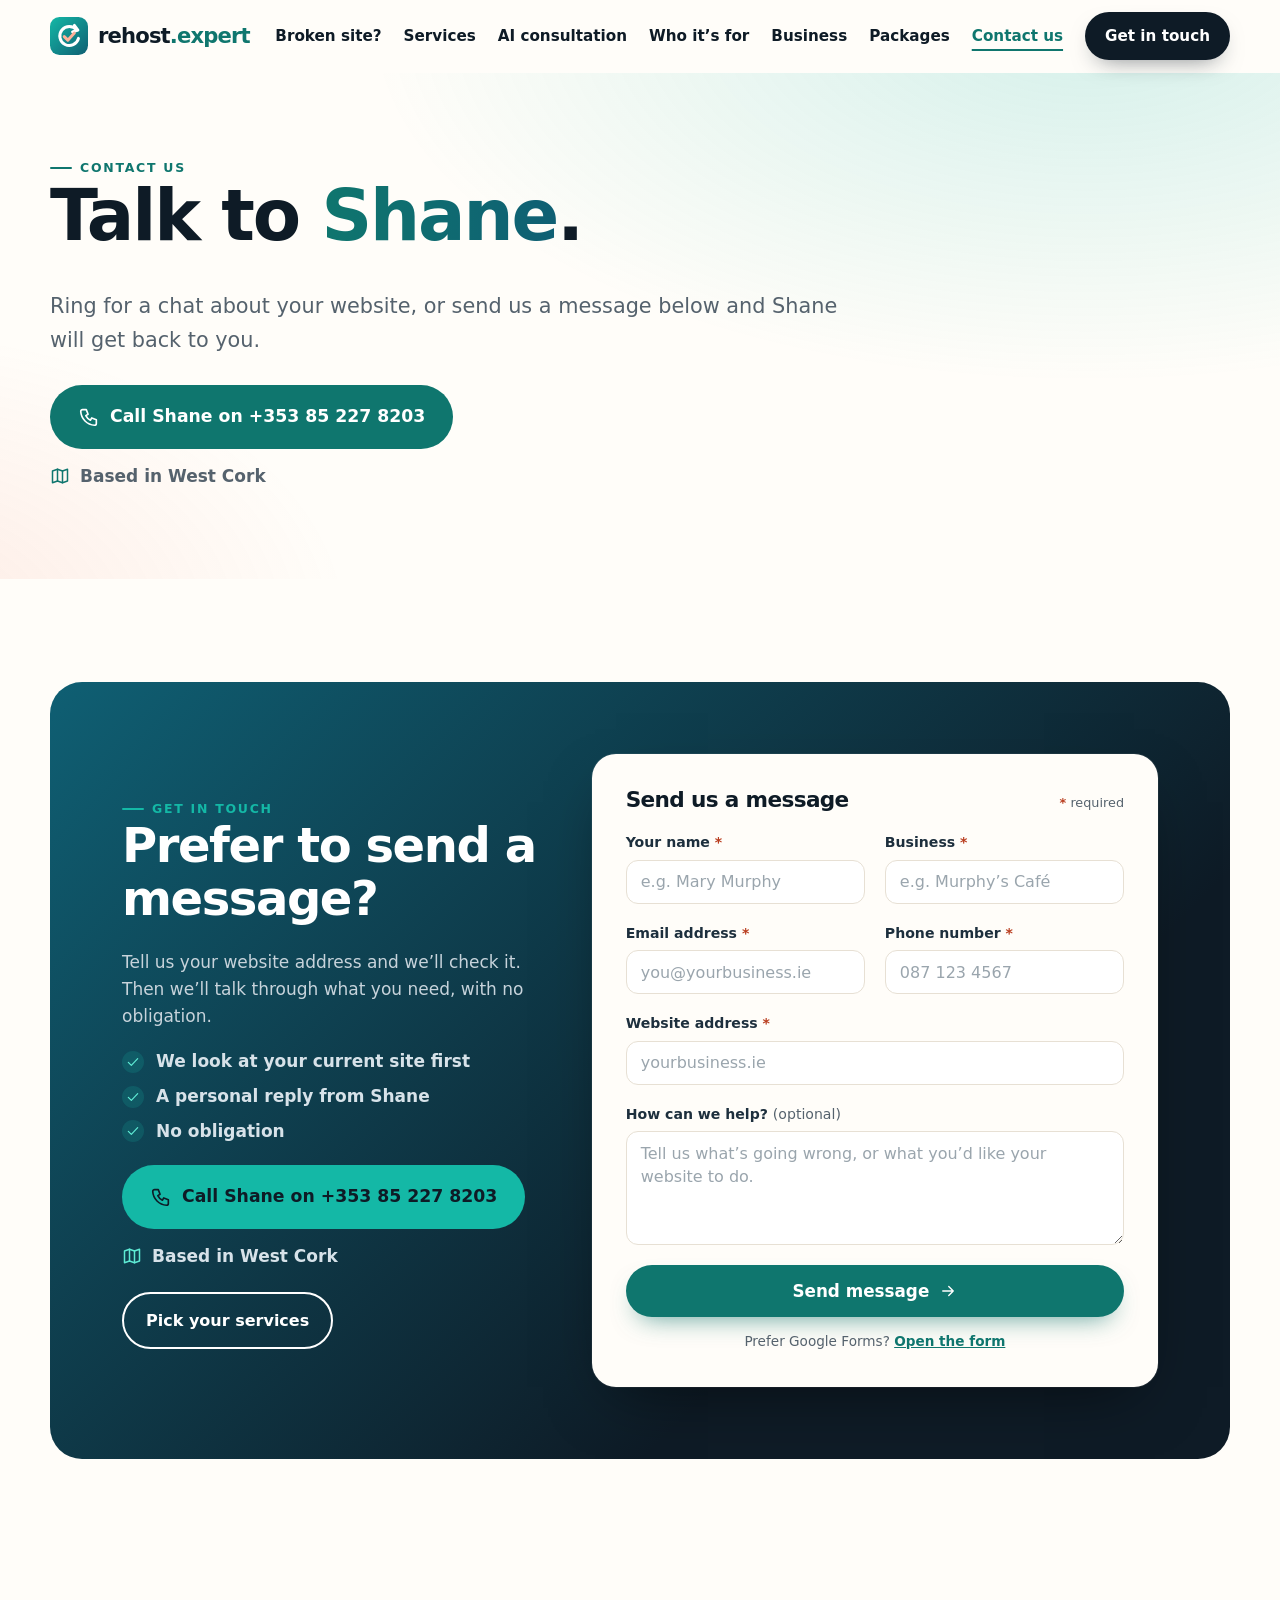
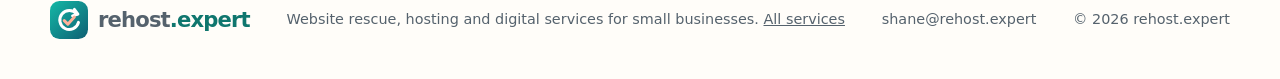
<file: contact.html>
<!doctype html>
<html lang="en-IE" class="no-js">
<head>
<meta charset="utf-8">
<meta name="viewport" content="width=device-width, initial-scale=1">
<meta name="format-detection" content="telephone=no, email=no">
<meta name="robots" content="noindex, nofollow">
<title>Contact us · rehost.expert · Call Shane</title>
<meta name="description" content="Contact rehost.expert: call Shane on +353 85 227 8203 or send us a message. Based in West Cork.">
<meta name="theme-color" content="#0e1b26">
<meta property="og:title" content="Contact us · rehost.expert · Call Shane">
<meta property="og:description" content="Call Shane or send us a message. Based in West Cork.">
<meta property="og:type" content="website">
<link rel="icon" href="favicon.svg?v=eb5ddea6f6" type="image/svg+xml">
<link rel="stylesheet" href="style.css?v=eb5ddea6f6">
<script>document.documentElement.classList.remove('no-js')</script>
</head>
<body id="top">
<a class="skip" href="#main">Skip to content</a>
<header class="top"><div class="wrap"><a class="brand" href="index.html" aria-label="rehost.expert home"><svg viewBox="0 0 64 64" aria-hidden="true"><defs><linearGradient id="lg" x1="0" y1="0" x2="1" y2="1"><stop offset="0" stop-color="#14b8a6"/><stop offset="1" stop-color="#0f5f73"/></linearGradient></defs><rect width="64" height="64" rx="16" fill="url(#lg)"/><path d="M45 22a16 16 0 1 0 3 14" fill="none" stroke="#fff" stroke-width="5" stroke-linecap="round"/><path d="M41 14l6 8-9 3" fill="none" stroke="#fff" stroke-width="5" stroke-linecap="round" stroke-linejoin="round"/><path d="M24 33l6 6 11-12" fill="none" stroke="#ffb199" stroke-width="5" stroke-linecap="round" stroke-linejoin="round"/></svg><b>rehost<span>.expert</span></b></a>
<nav class="menu" aria-label="Sections"><a href="index.html#broken">Broken site?</a><a href="index.html#services">Services</a><a href="index.html#ai">AI consultation</a><a href="index.html#sectors">Who it’s for</a><a href="business.html">Business</a><a href="index.html#packages">Packages</a><a href="contact.html" aria-current="page">Contact us</a><a class="btn btn--primary" href="#contact">Get in touch</a></nav></div></header>
<main id="main">
<section class="hero hero--contact"><div class="wrap">
<div class="rv">
<span class="eyebrow">Contact us</span>
<h1>Talk to <span class="hl">Shane</span>.</h1>
<p class="lead">Ring for a chat about your website, or send us a message below and Shane will get back to you.</p>
<div class="callbox"><a class="btn btn--accent btn--call" href="tel:+353852278203"><svg viewBox="0 0 24 24" width="18" height="18" fill="none" stroke="currentColor" stroke-width="1.8" stroke-linecap="round" stroke-linejoin="round" aria-hidden="true"><path d="M5 4h4l2 5-2.5 1.5a11 11 0 0 0 5 5L15 13l5 2v4a2 2 0 0 1-2 2A16 16 0 0 1 3 6a2 2 0 0 1 2-2"/></svg>Call Shane on +353 85 227 8203</a><p class="based"><svg viewBox="0 0 24 24" width="18" height="18" fill="none" stroke="currentColor" stroke-width="1.8" stroke-linecap="round" stroke-linejoin="round" aria-hidden="true"><path d="M9 4 3 6v14l6-2 6 2 6-2V4l-6 2-6-2z"/><path d="M9 4v14M15 6v14"/></svg>Based in West Cork</p></div>
</div>
</div></section>
<section class="section" id="contact" aria-labelledby="ct-h"><div class="wrap">
<div class="cta cta--contact rv"><div class="cta-copy"><span class="eyebrow" style="color:var(--sea-2)">Get in touch</span><h2 id="ct-h">Prefer to send a message?</h2><p>Tell us your website address and we’ll check it. Then we’ll talk through what you need, with no obligation.</p>
<ul class="cta-points" style="list-style:none;padding:0"><li><svg viewBox="0 0 24 24" width="18" height="18" fill="none" stroke="currentColor" stroke-width="1.8" stroke-linecap="round" stroke-linejoin="round" aria-hidden="true"><path d="M5 12.5l4.5 4.5L19 7"/></svg>We look at your current site first</li><li><svg viewBox="0 0 24 24" width="18" height="18" fill="none" stroke="currentColor" stroke-width="1.8" stroke-linecap="round" stroke-linejoin="round" aria-hidden="true"><path d="M5 12.5l4.5 4.5L19 7"/></svg>A personal reply from Shane</li><li><svg viewBox="0 0 24 24" width="18" height="18" fill="none" stroke="currentColor" stroke-width="1.8" stroke-linecap="round" stroke-linejoin="round" aria-hidden="true"><path d="M5 12.5l4.5 4.5L19 7"/></svg>No obligation</li></ul>
<div class="callbox callbox--ink"><a class="btn btn--accent btn--call" href="tel:+353852278203"><svg viewBox="0 0 24 24" width="18" height="18" fill="none" stroke="currentColor" stroke-width="1.8" stroke-linecap="round" stroke-linejoin="round" aria-hidden="true"><path d="M5 4h4l2 5-2.5 1.5a11 11 0 0 0 5 5L15 13l5 2v4a2 2 0 0 1-2 2A16 16 0 0 1 3 6a2 2 0 0 1 2-2"/></svg>Call Shane on +353 85 227 8203</a><p class="based"><svg viewBox="0 0 24 24" width="18" height="18" fill="none" stroke="currentColor" stroke-width="1.8" stroke-linecap="round" stroke-linejoin="round" aria-hidden="true"><path d="M9 4 3 6v14l6-2 6 2 6-2V4l-6 2-6-2z"/><path d="M9 4v14M15 6v14"/></svg>Based in West Cork</p></div>
<div style="display:flex;flex-wrap:wrap;gap:12px;margin-top:22px"><a class="btn btn--ghost" href="index.html#services" style="color:#fff">Pick your services</a></div>
</div>
<div class="ccard" id="c-card">
<form class="cform" id="c-form" novalidate aria-labelledby="c-title">
<div class="cform-head"><h3 id="c-title">Send us a message</h3><p class="req-note"><span class="req" aria-hidden="true">*</span> required</p></div>
<div class="cgrid"><div class="cf"><label for="c-name">Your name <span class="req" aria-hidden="true">*</span></label><input type="text" id="c-name" name="name" autocomplete="name" placeholder="e.g. Mary Murphy" required aria-required="true" aria-describedby="c-name-err"><p class="ferr" id="c-name-err" aria-live="polite" hidden></p></div><div class="cf"><label for="c-biz">Business <span class="req" aria-hidden="true">*</span></label><input type="text" id="c-biz" name="biz" autocomplete="organization" placeholder="e.g. Murphy’s Café" required aria-required="true" aria-describedby="c-biz-err"><p class="ferr" id="c-biz-err" aria-live="polite" hidden></p></div><div class="cf"><label for="c-email">Email address <span class="req" aria-hidden="true">*</span></label><input type="email" id="c-email" name="email" autocomplete="email" autocapitalize="off" spellcheck="false" placeholder="you@yourbusiness.ie" required aria-required="true" aria-describedby="c-email-err"><p class="ferr" id="c-email-err" aria-live="polite" hidden></p></div><div class="cf"><label for="c-phone">Phone number <span class="req" aria-hidden="true">*</span></label><input type="tel" id="c-phone" name="phone" autocomplete="tel" inputmode="tel" placeholder="087 123 4567" required aria-required="true" aria-describedby="c-phone-err"><p class="ferr" id="c-phone-err" aria-live="polite" hidden></p></div><div class="cf cf--wide"><label for="c-site">Website address <span class="req" aria-hidden="true">*</span></label><input type="text" id="c-site" name="site" autocomplete="url" inputmode="url" autocapitalize="off" spellcheck="false" placeholder="yourbusiness.ie" required aria-required="true" aria-describedby="c-site-err"><p class="ferr" id="c-site-err" aria-live="polite" hidden></p></div>
<div class="cf cf--wide"><label for="c-help">How can we help? <span class="opt">(optional)</span></label><textarea id="c-help" name="help" rows="4" placeholder="Tell us what’s going wrong, or what you’d like your website to do."></textarea></div>
</div>
<p class="form-msg" id="c-msg" role="alert" hidden></p>
<button type="submit" class="btn btn--accent csend" id="c-send"><span class="csend-t">Send message</span><svg viewBox="0 0 24 24" width="18" height="18" fill="none" stroke="currentColor" stroke-width="1.8" stroke-linecap="round" stroke-linejoin="round" aria-hidden="true"><path d="M5 12h14M13 6l6 6-6 6"/></svg></button>
<p class="cform-alt">Prefer Google Forms? <a href="https://docs.google.com/forms/d/e/1FAIpQLSfOo1K7R60t8rfbQOhOktBgd1-iivUf306MHqamL8B0WoUY5g/viewform" target="_blank" rel="noopener">Open the form</a></p>
</form>
<div class="cthanks" id="c-thanks" role="status" aria-live="polite" tabindex="-1" hidden><span class="cthanks-i"><svg viewBox="0 0 24 24" width="18" height="18" fill="none" stroke="currentColor" stroke-width="1.8" stroke-linecap="round" stroke-linejoin="round" aria-hidden="true"><path d="M5 12.5l4.5 4.5L19 7"/></svg></span><div><h3>Thanks, we’ve got your message.</h3><p>Shane will be in touch soon.</p><button type="button" class="linkbtn" id="c-again">Send another message</button></div></div>
<form id="c-post" action="https://docs.google.com/forms/d/e/1FAIpQLSfOo1K7R60t8rfbQOhOktBgd1-iivUf306MHqamL8B0WoUY5g/formResponse" method="POST" target="c-sink" hidden><input type="hidden" name="entry.2115183178" data-k="name"><input type="hidden" name="entry.842009210" data-k="biz"><input type="hidden" name="entry.922822673" data-k="email"><input type="hidden" name="entry.1982738485" data-k="phone"><input type="hidden" name="entry.1405773933" data-k="site"><input type="hidden" name="entry.2019704753" data-k="help"><input type="hidden" name="fvv" value="1"><input type="hidden" name="pageHistory" value="0"></form><iframe name="c-sink" id="c-sink" title="Sending" hidden tabindex="-1" aria-hidden="true"></iframe>
</div></div>
</div></section>
</main>
<footer class="foot"><div class="wrap"><a class="brand" href="index.html" aria-label="rehost.expert home"><svg viewBox="0 0 64 64" aria-hidden="true"><defs><linearGradient id="lg" x1="0" y1="0" x2="1" y2="1"><stop offset="0" stop-color="#14b8a6"/><stop offset="1" stop-color="#0f5f73"/></linearGradient></defs><rect width="64" height="64" rx="16" fill="url(#lg)"/><path d="M45 22a16 16 0 1 0 3 14" fill="none" stroke="#fff" stroke-width="5" stroke-linecap="round"/><path d="M41 14l6 8-9 3" fill="none" stroke="#fff" stroke-width="5" stroke-linecap="round" stroke-linejoin="round"/><path d="M24 33l6 6 11-12" fill="none" stroke="#ffb199" stroke-width="5" stroke-linecap="round" stroke-linejoin="round"/></svg><b>rehost<span>.expert</span></b></a><span>Website rescue, hosting and digital services for small businesses. <a href="index.html">All services</a></span><span class="foot-mail">shane@rehost.expert</span><span>© 2026 rehost.expert</span></div></footer>
<script src="app.js?v=eb5ddea6f6"></script>
</body>
</html>
</file>
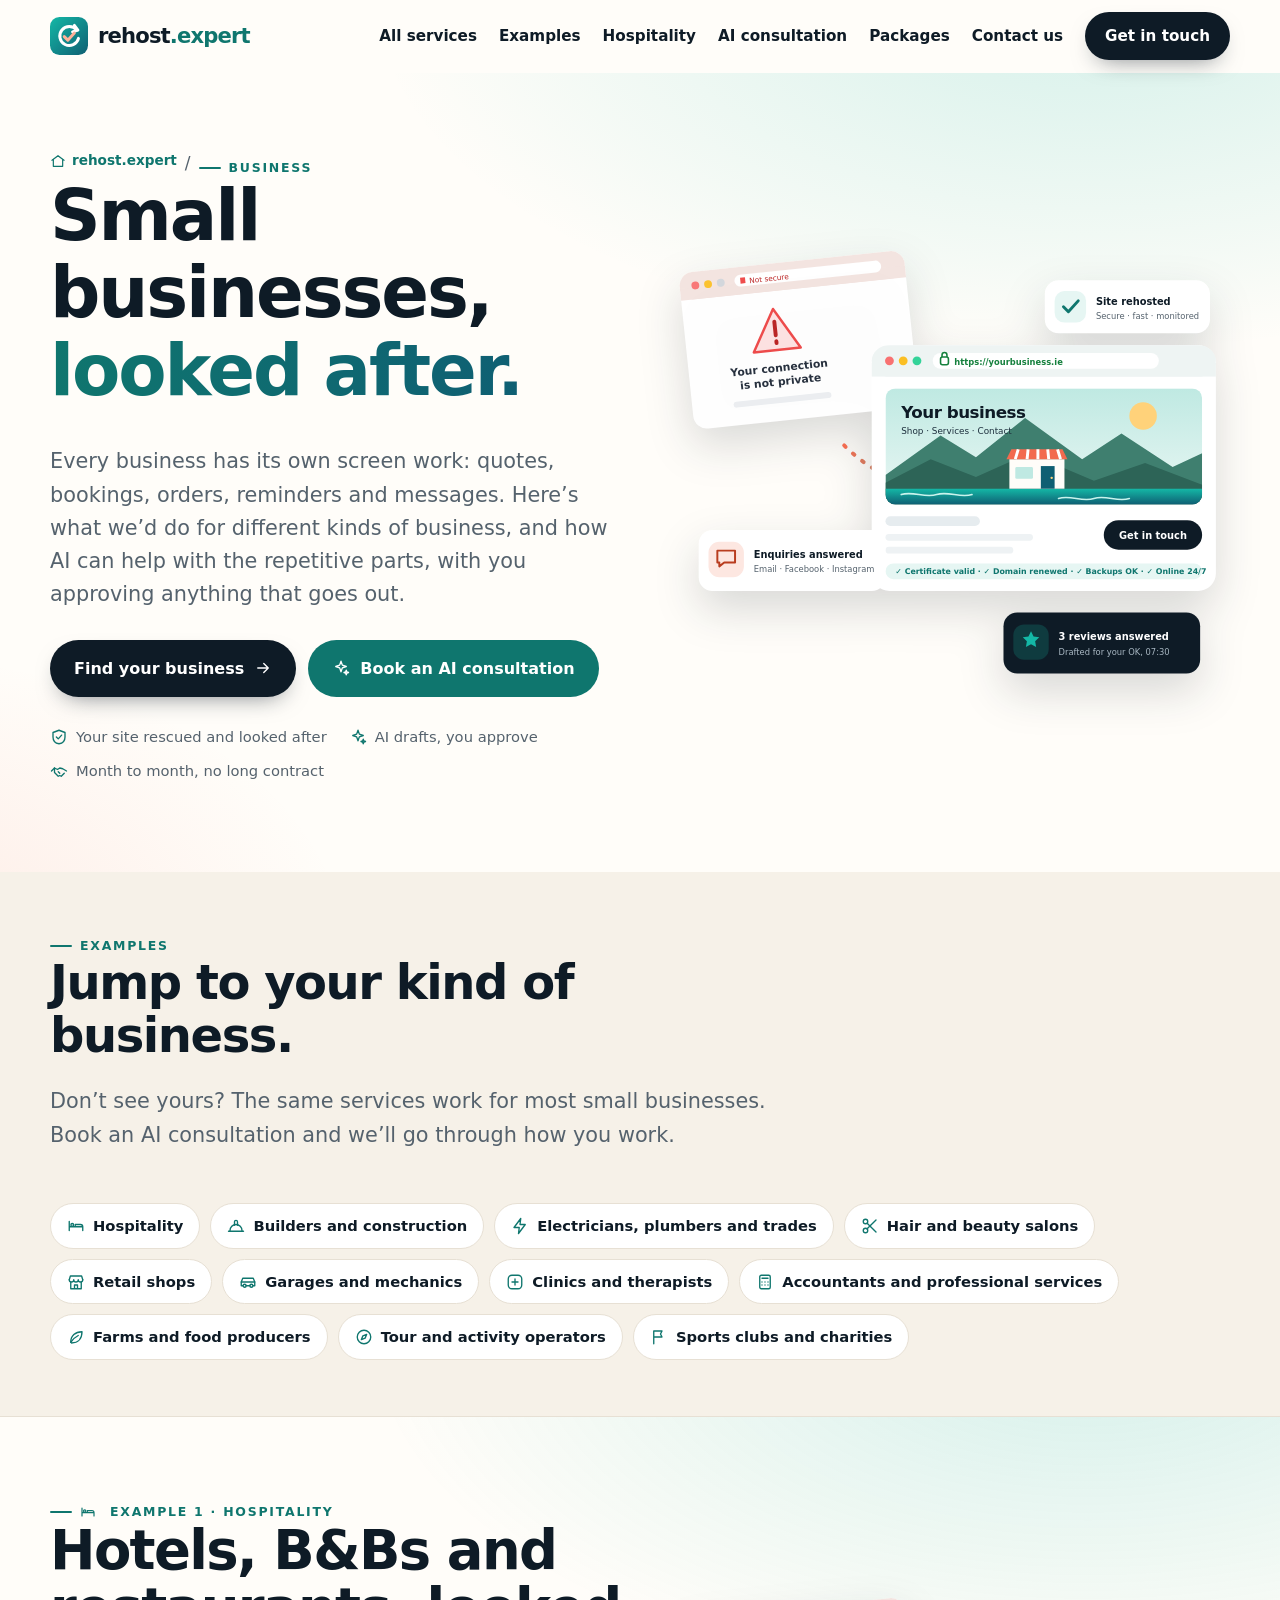
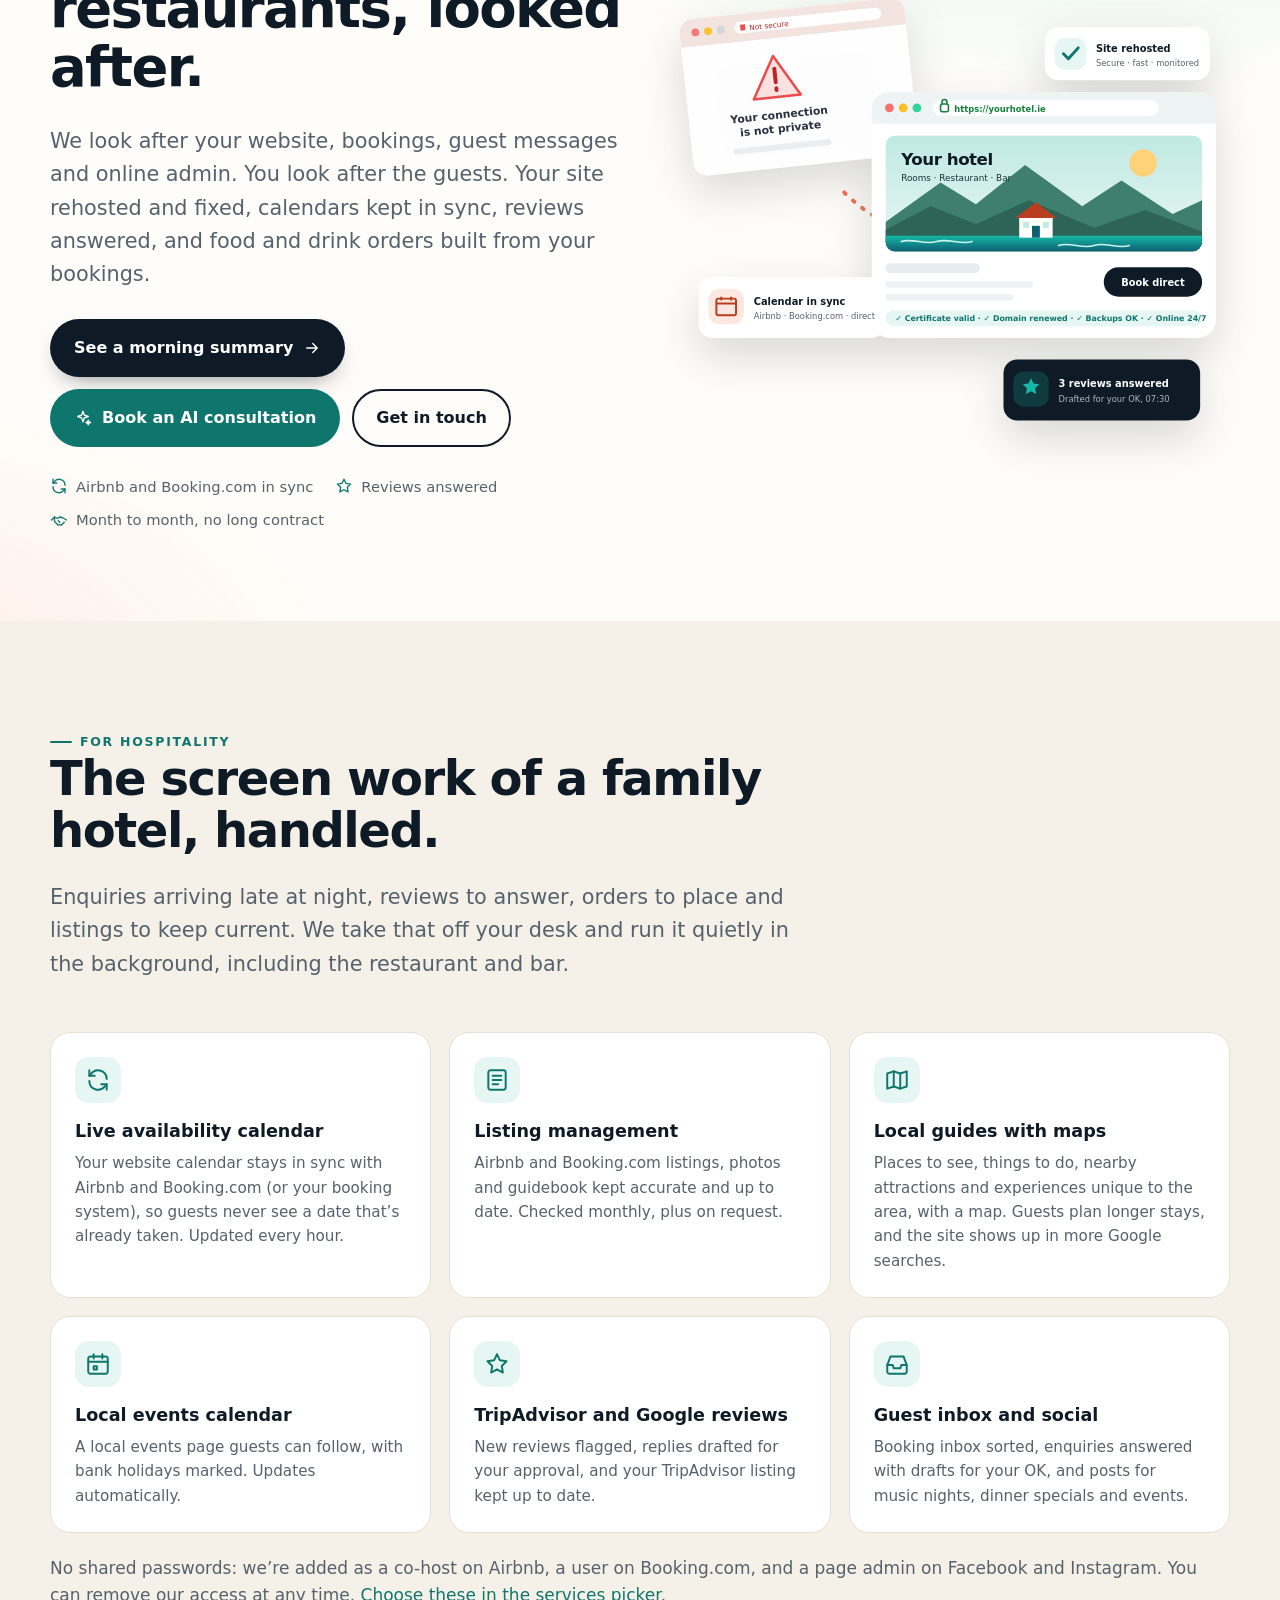
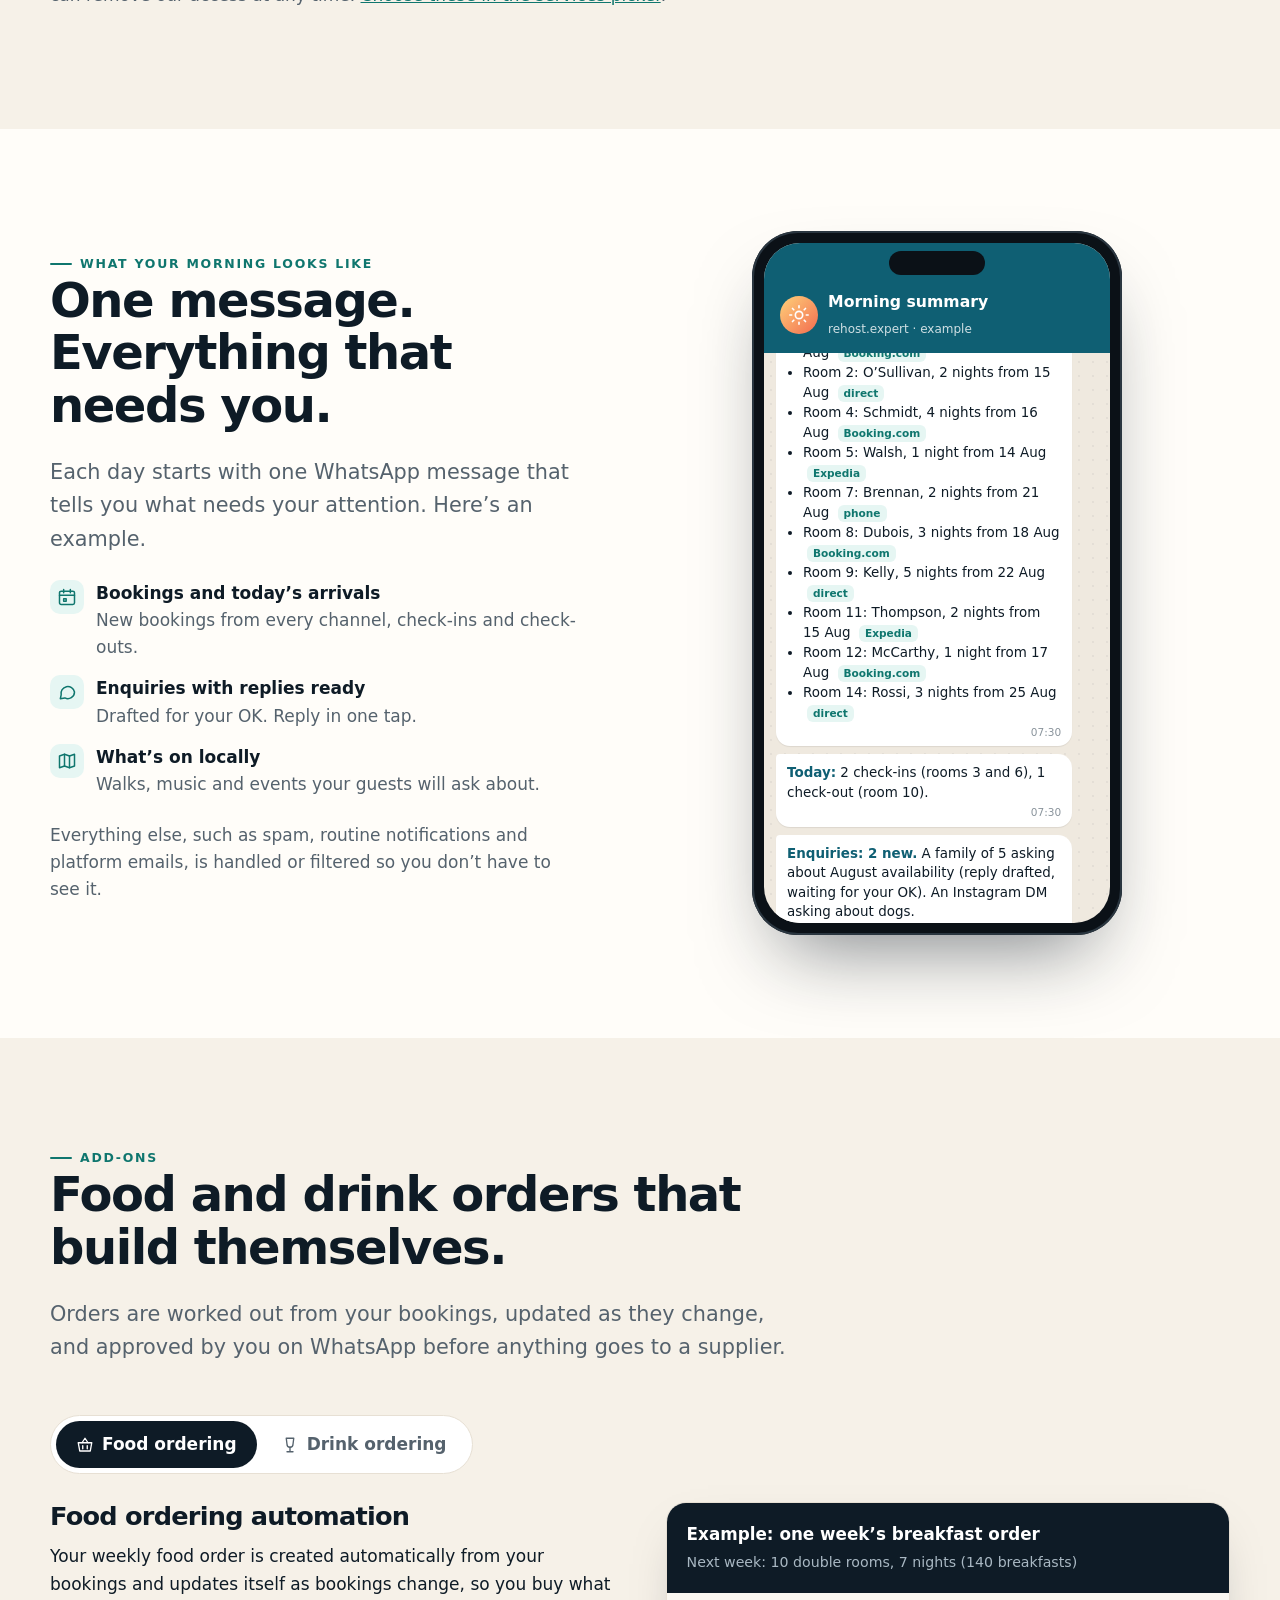
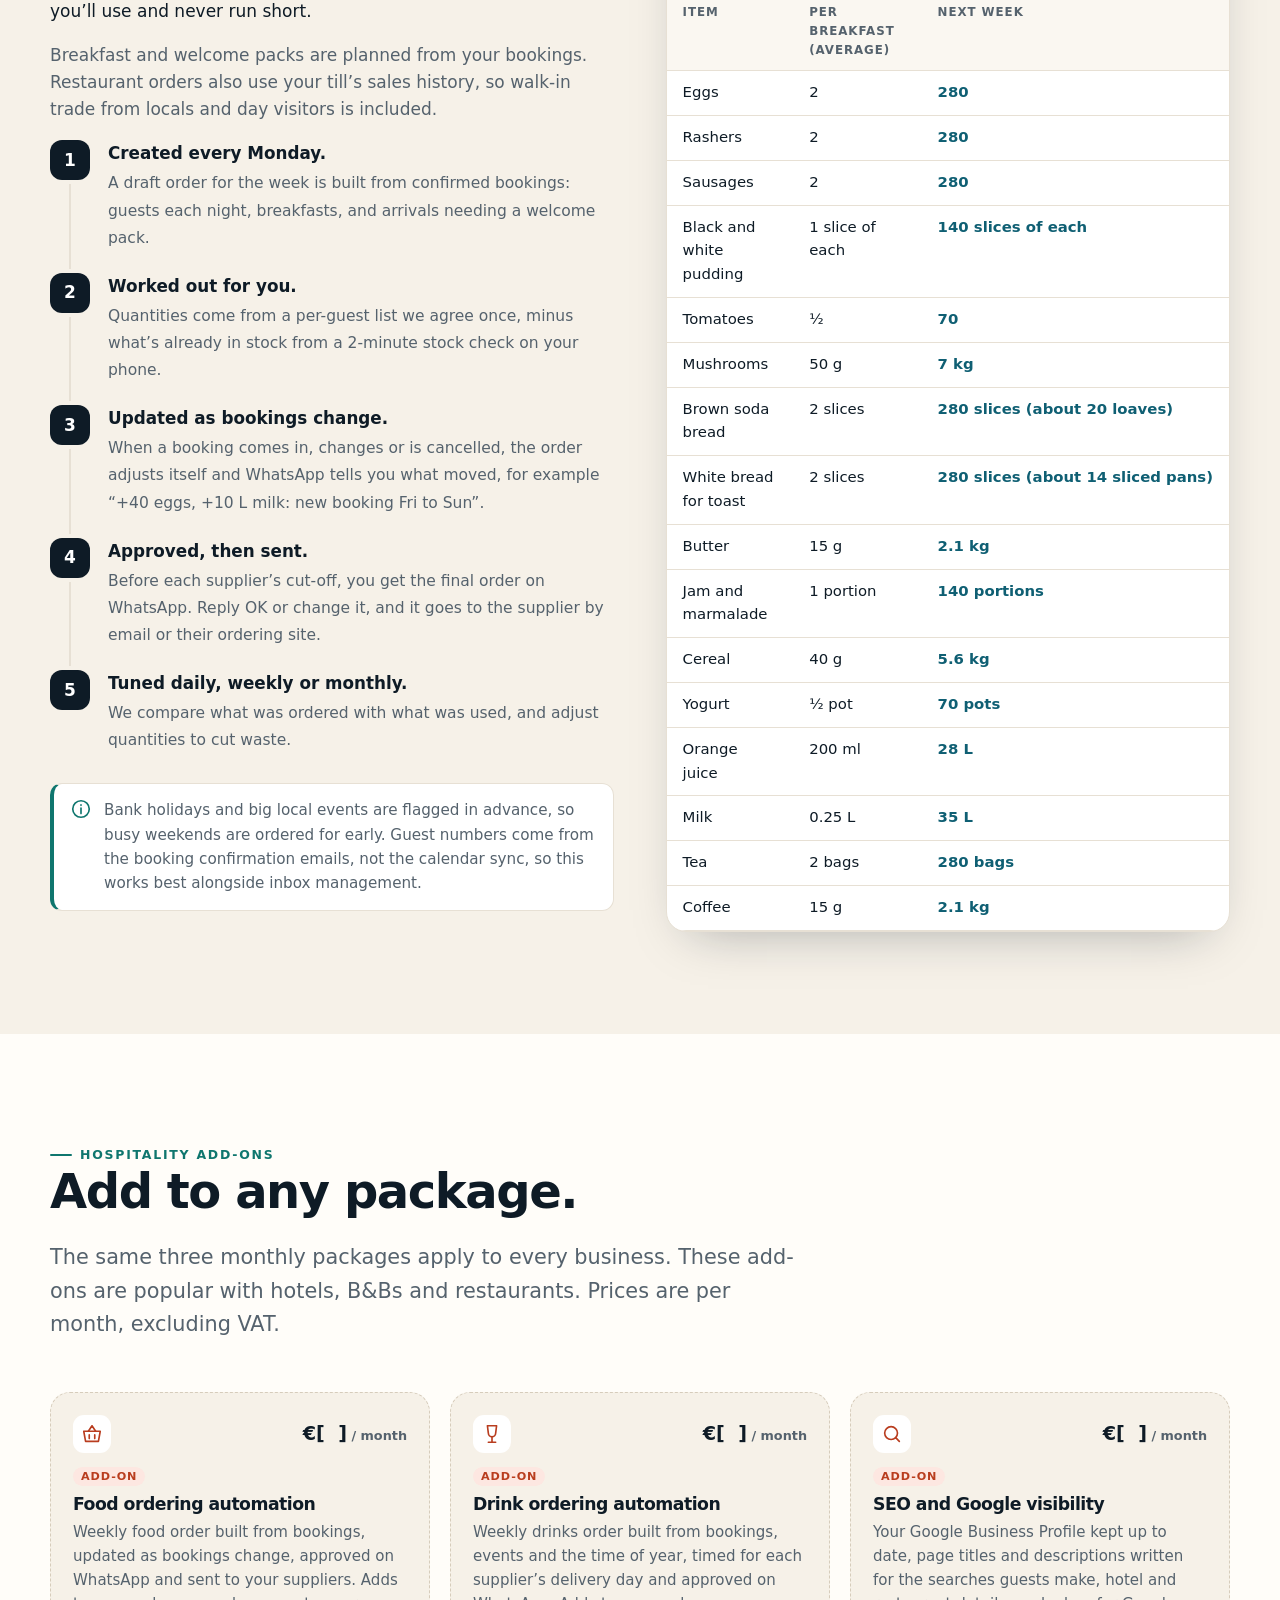
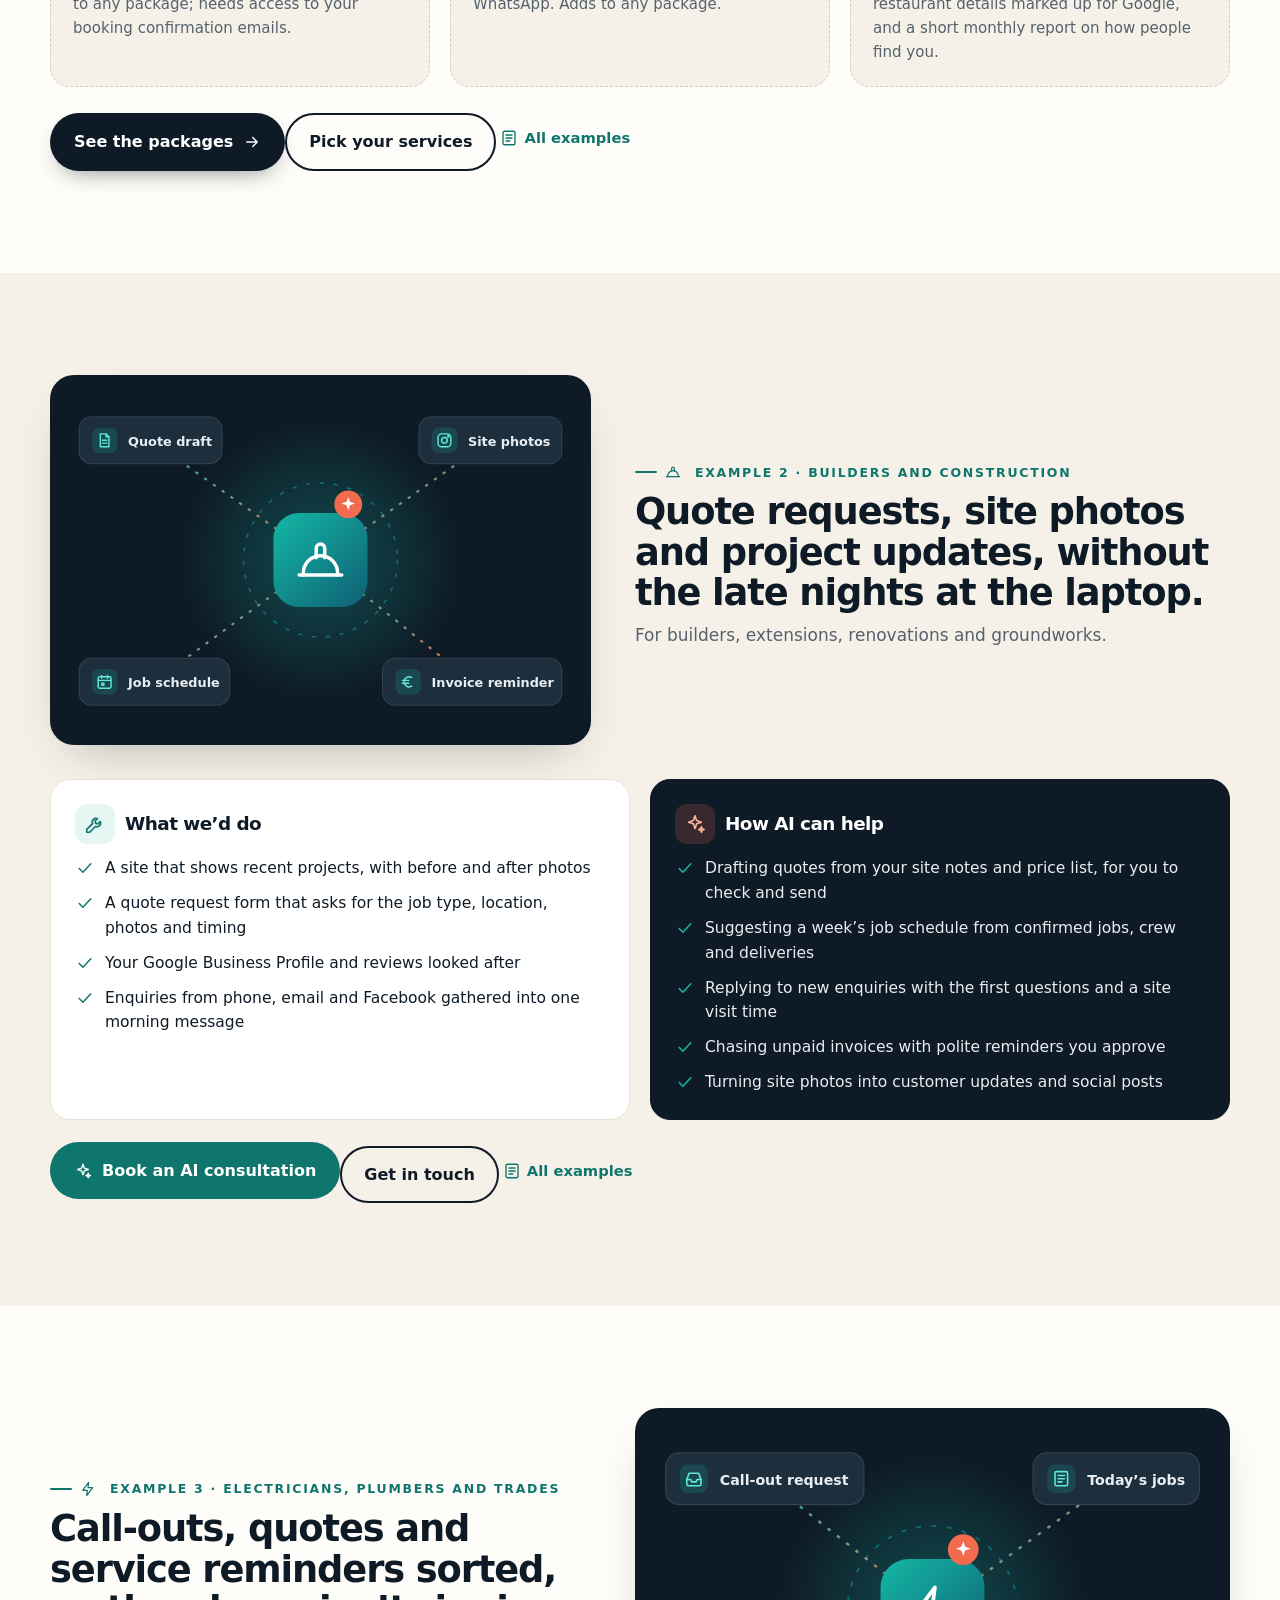
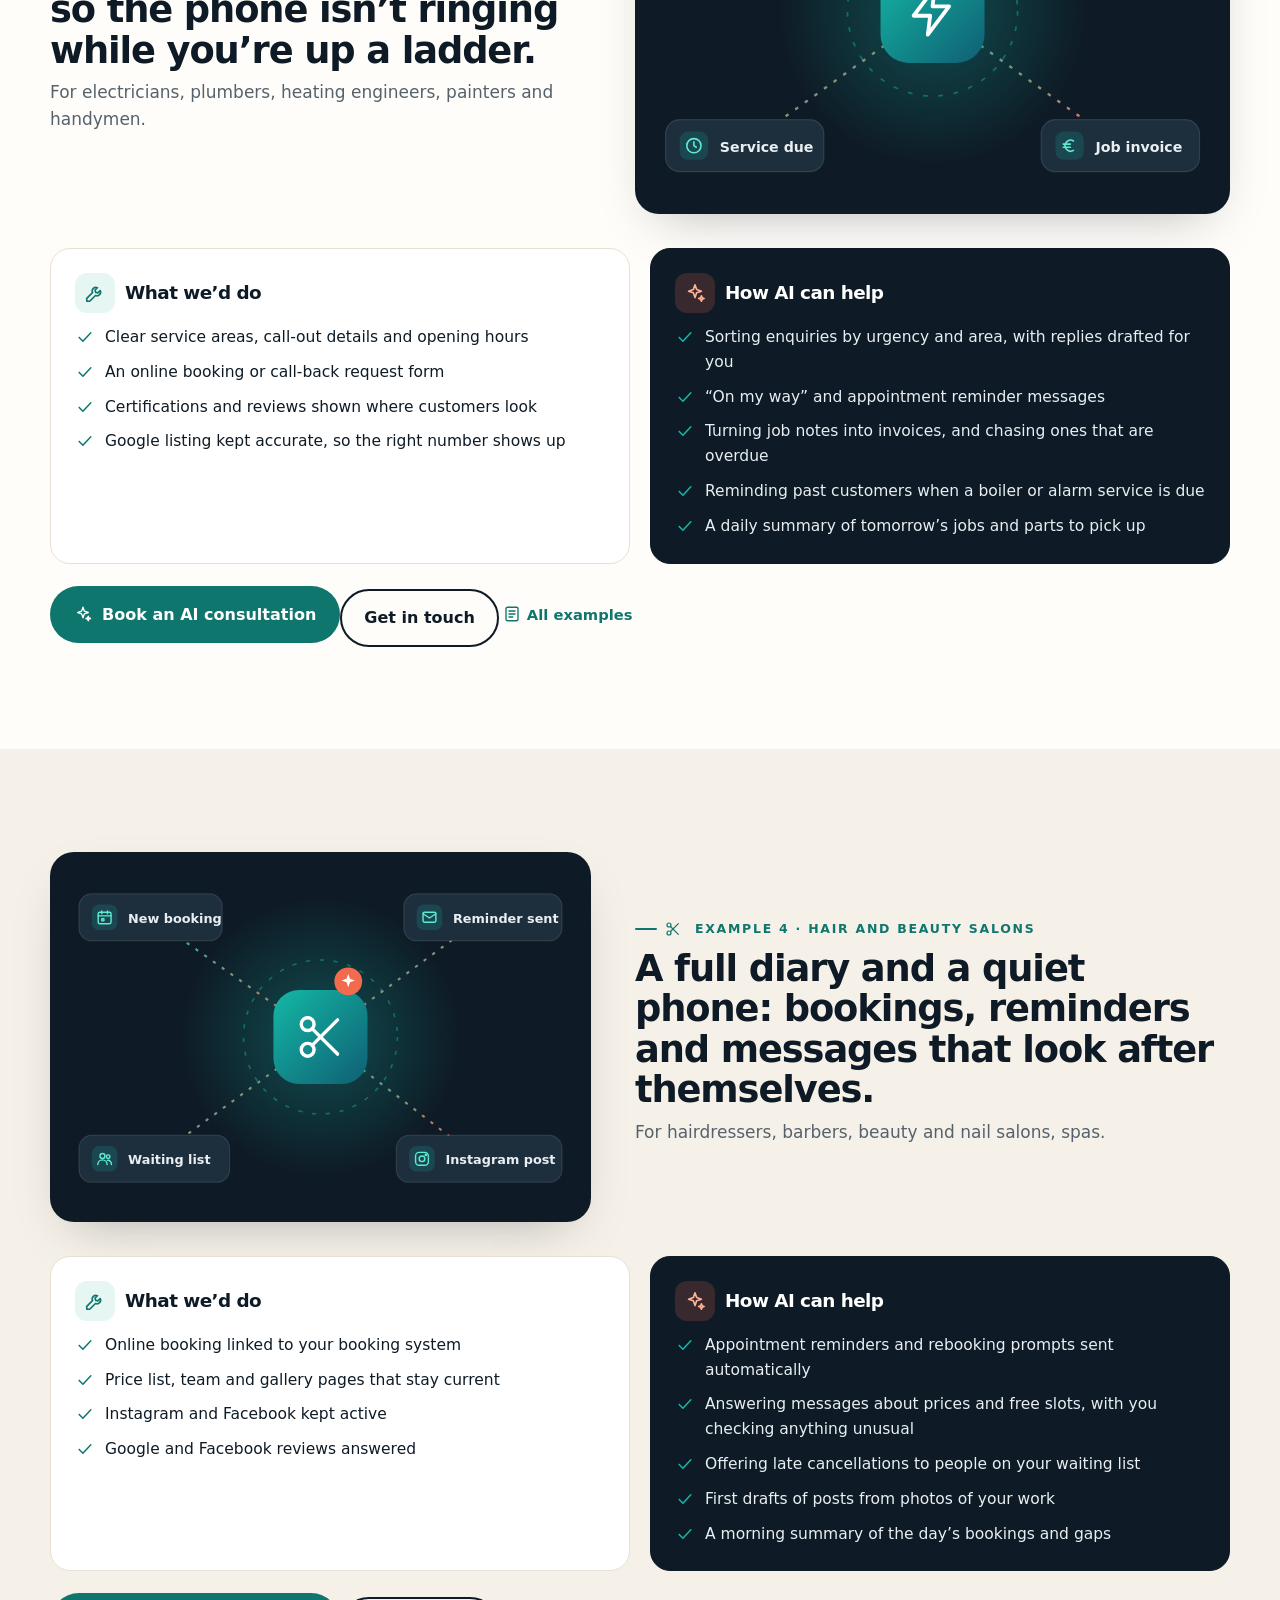
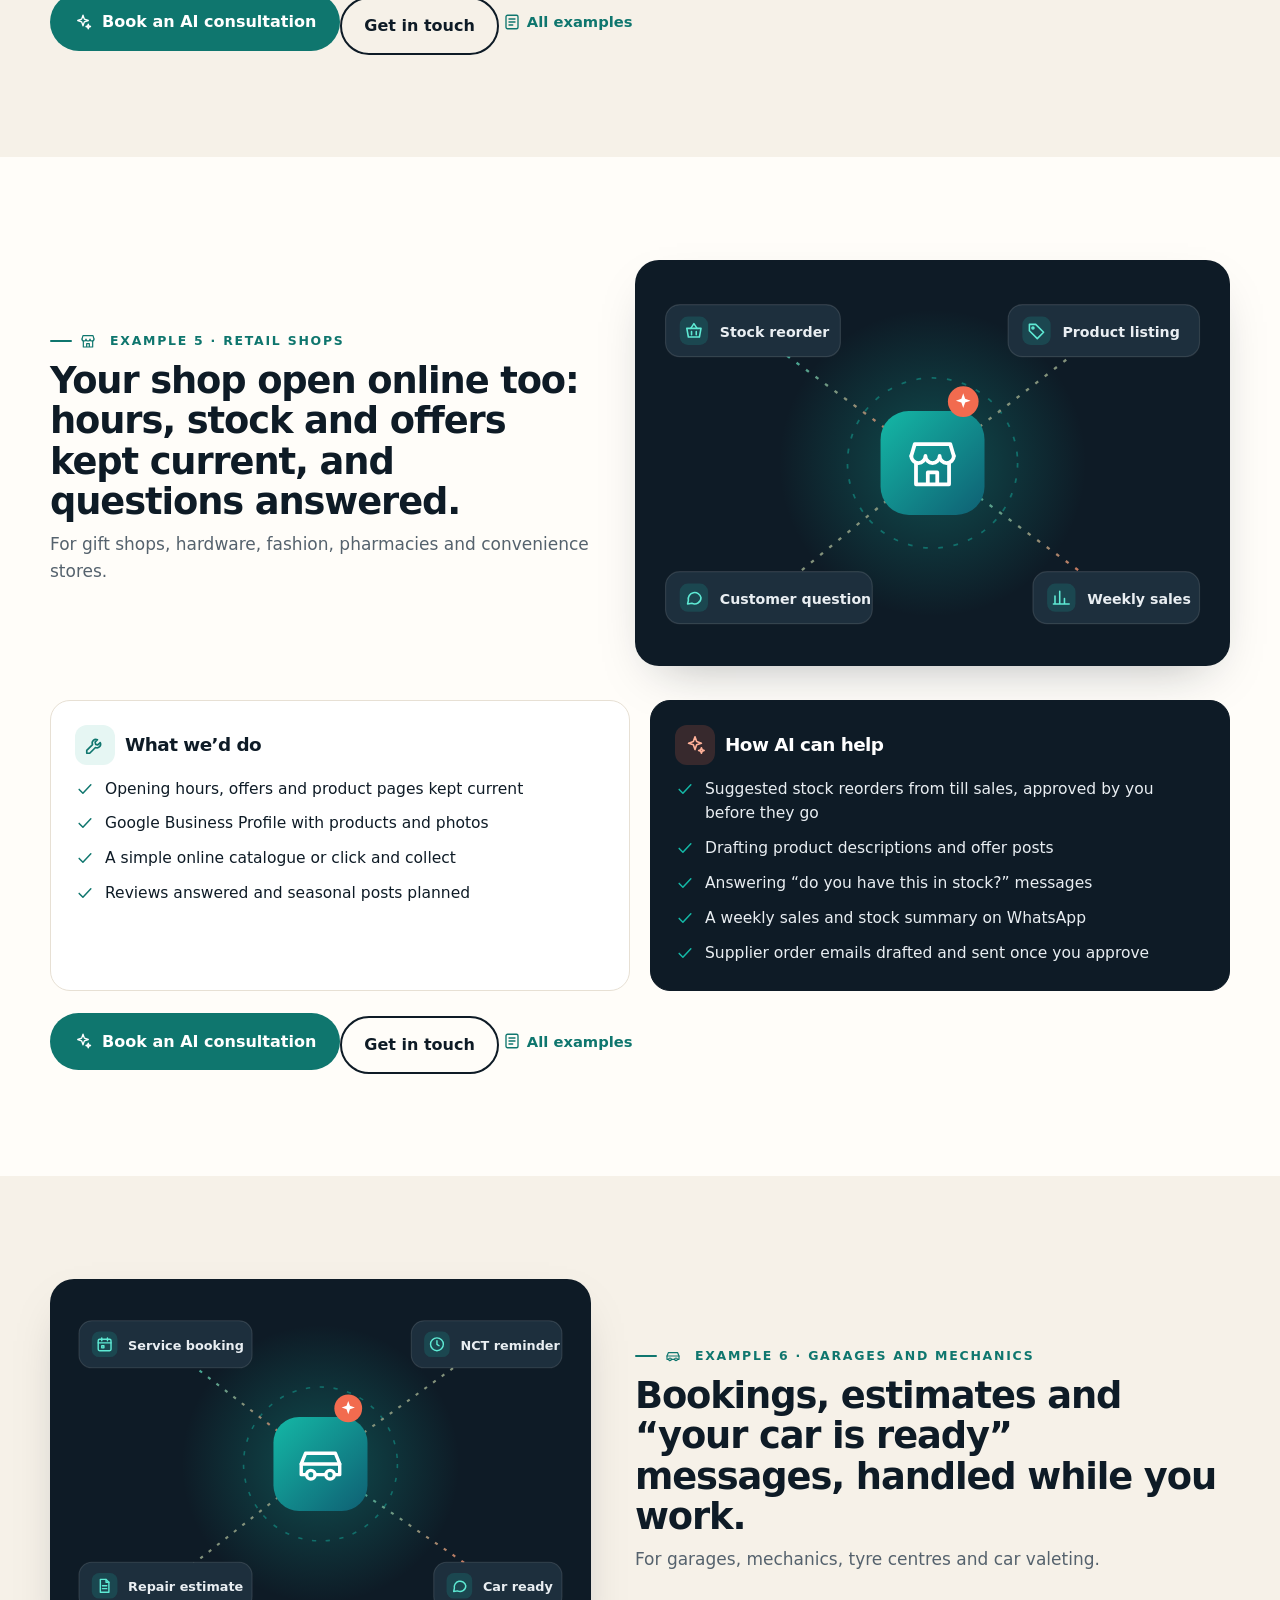
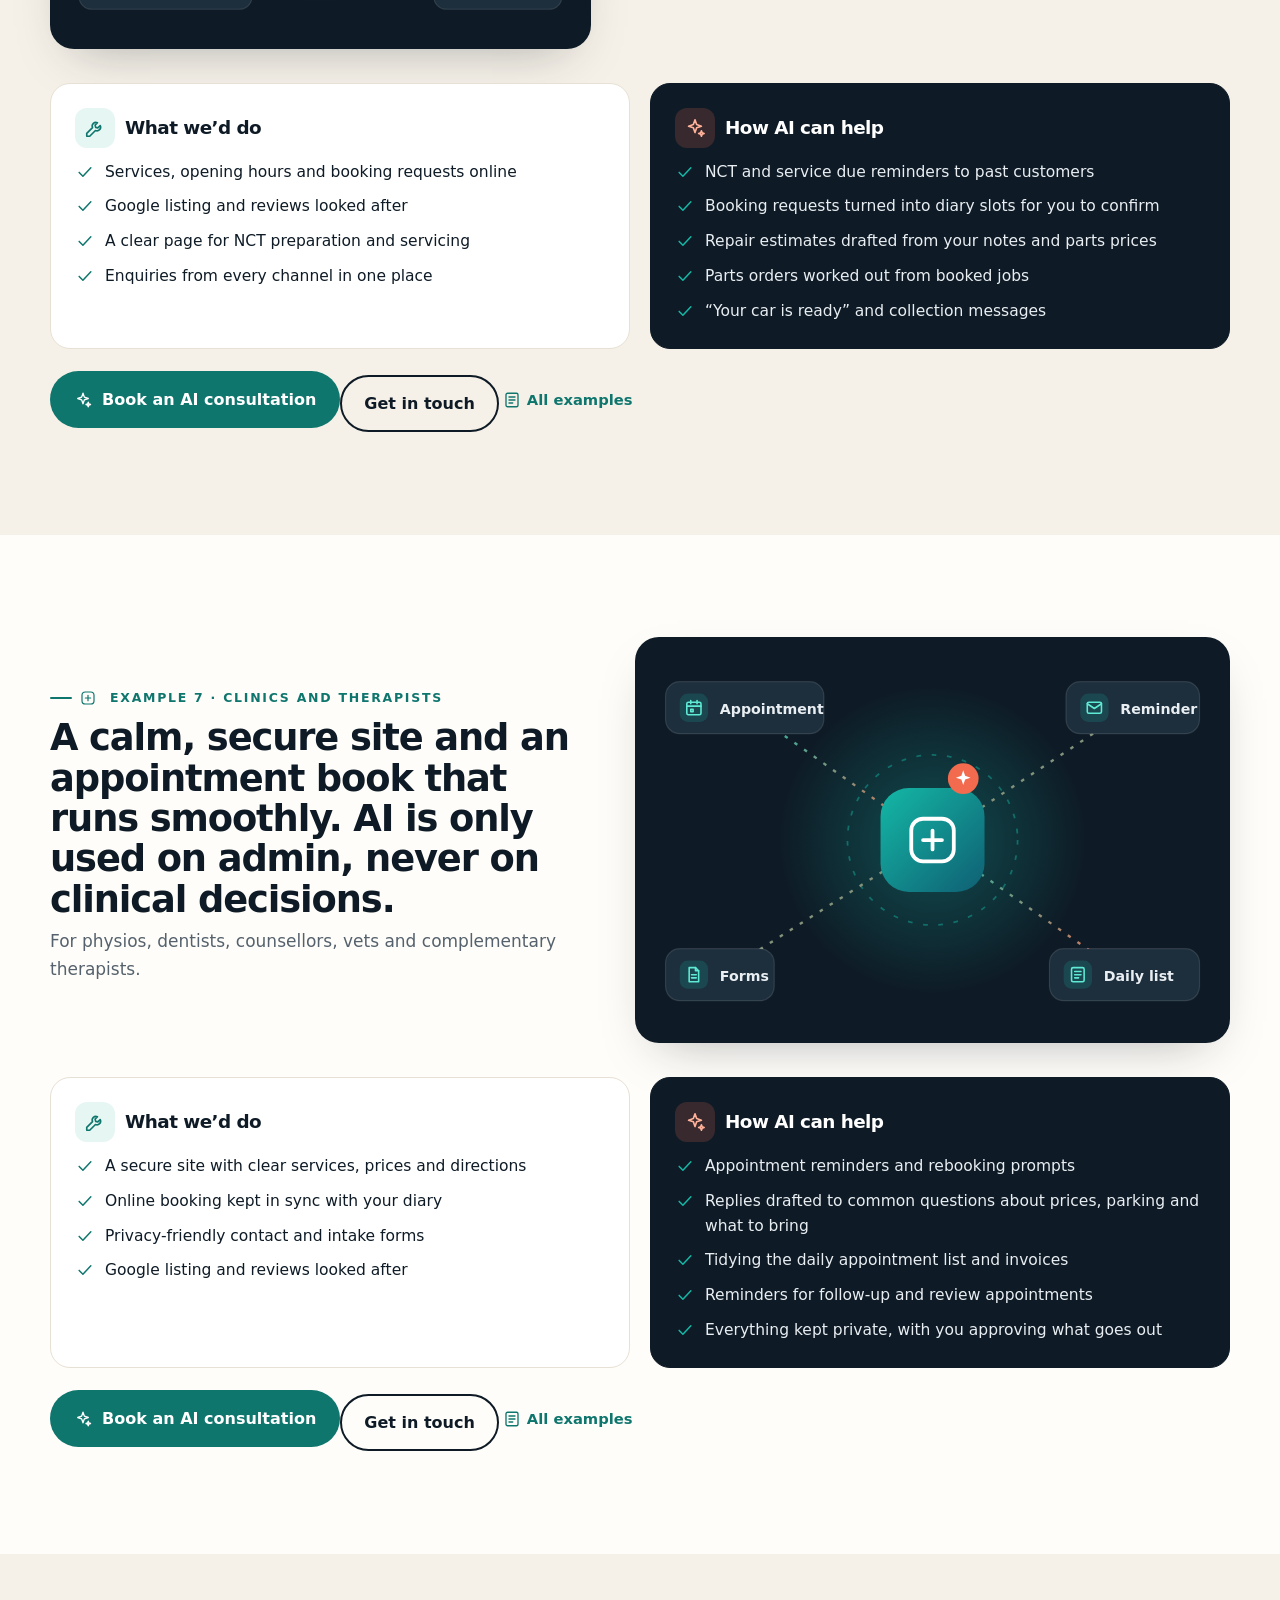
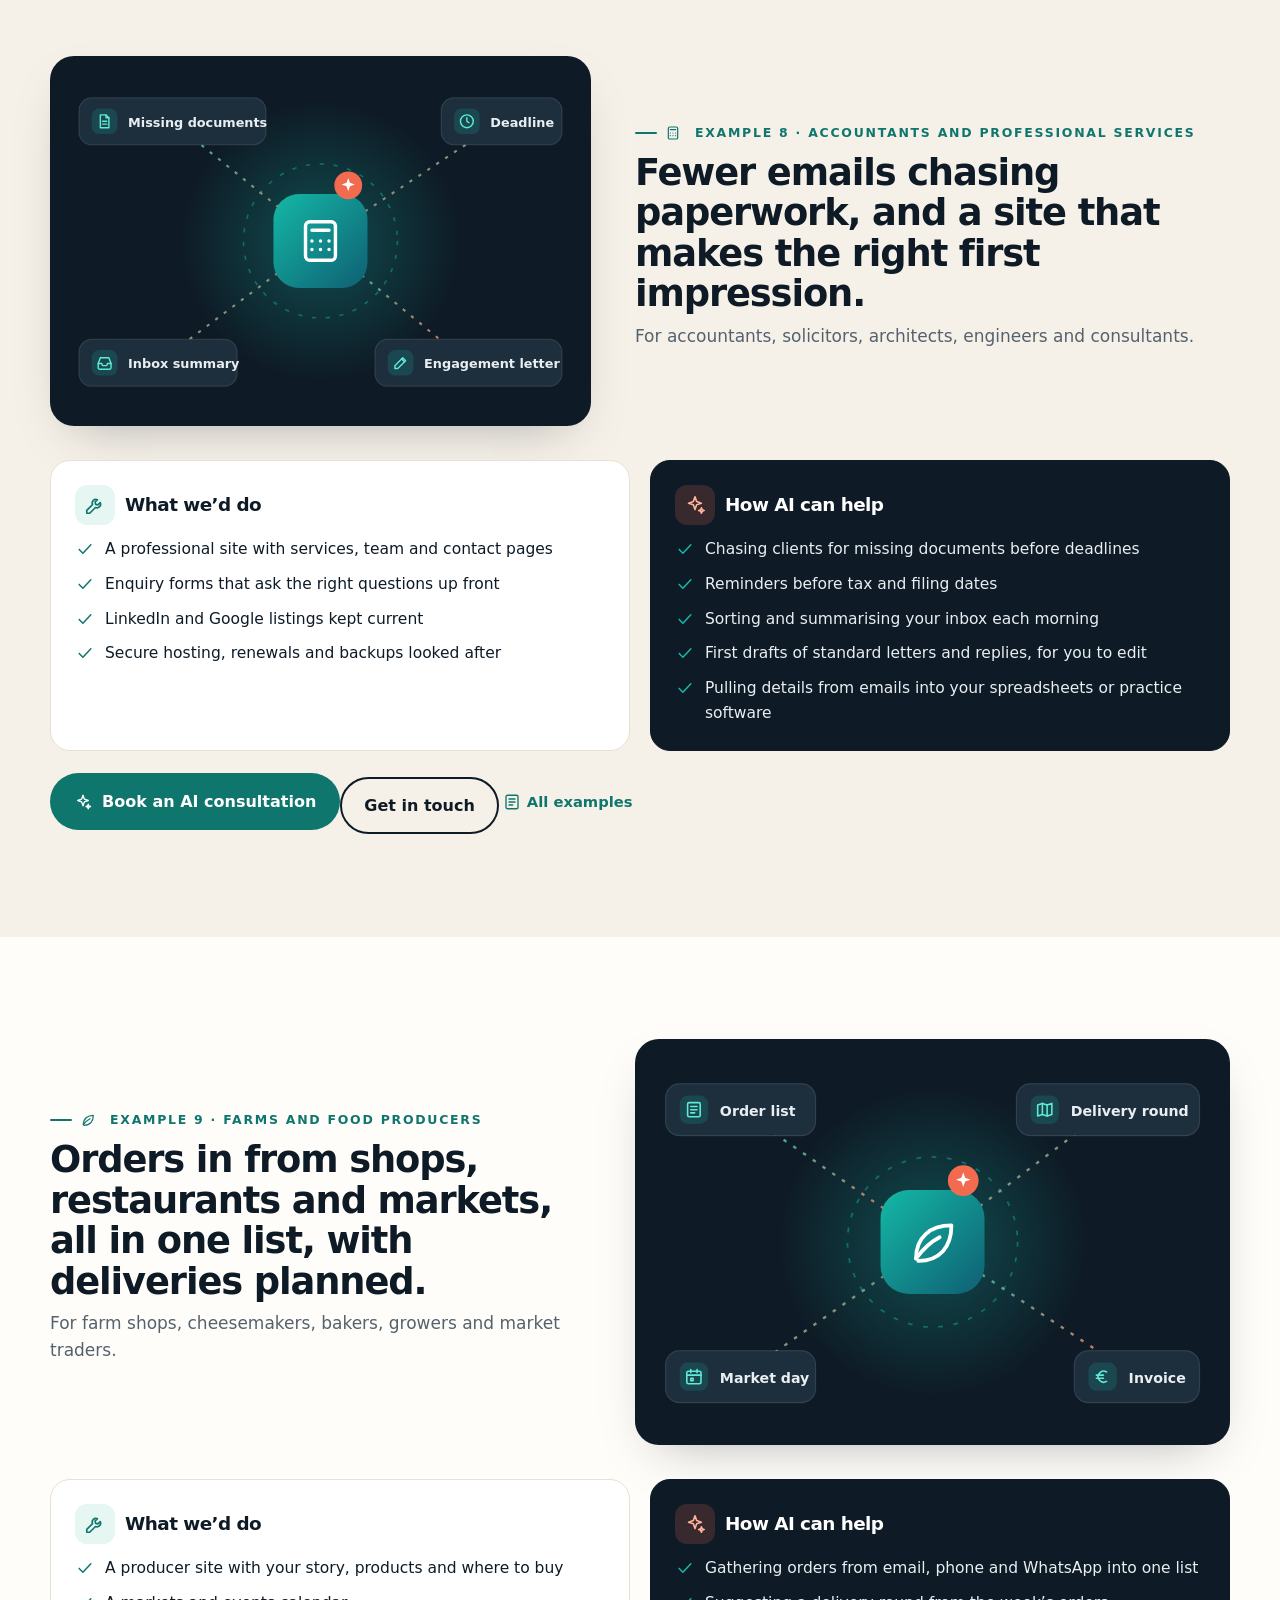
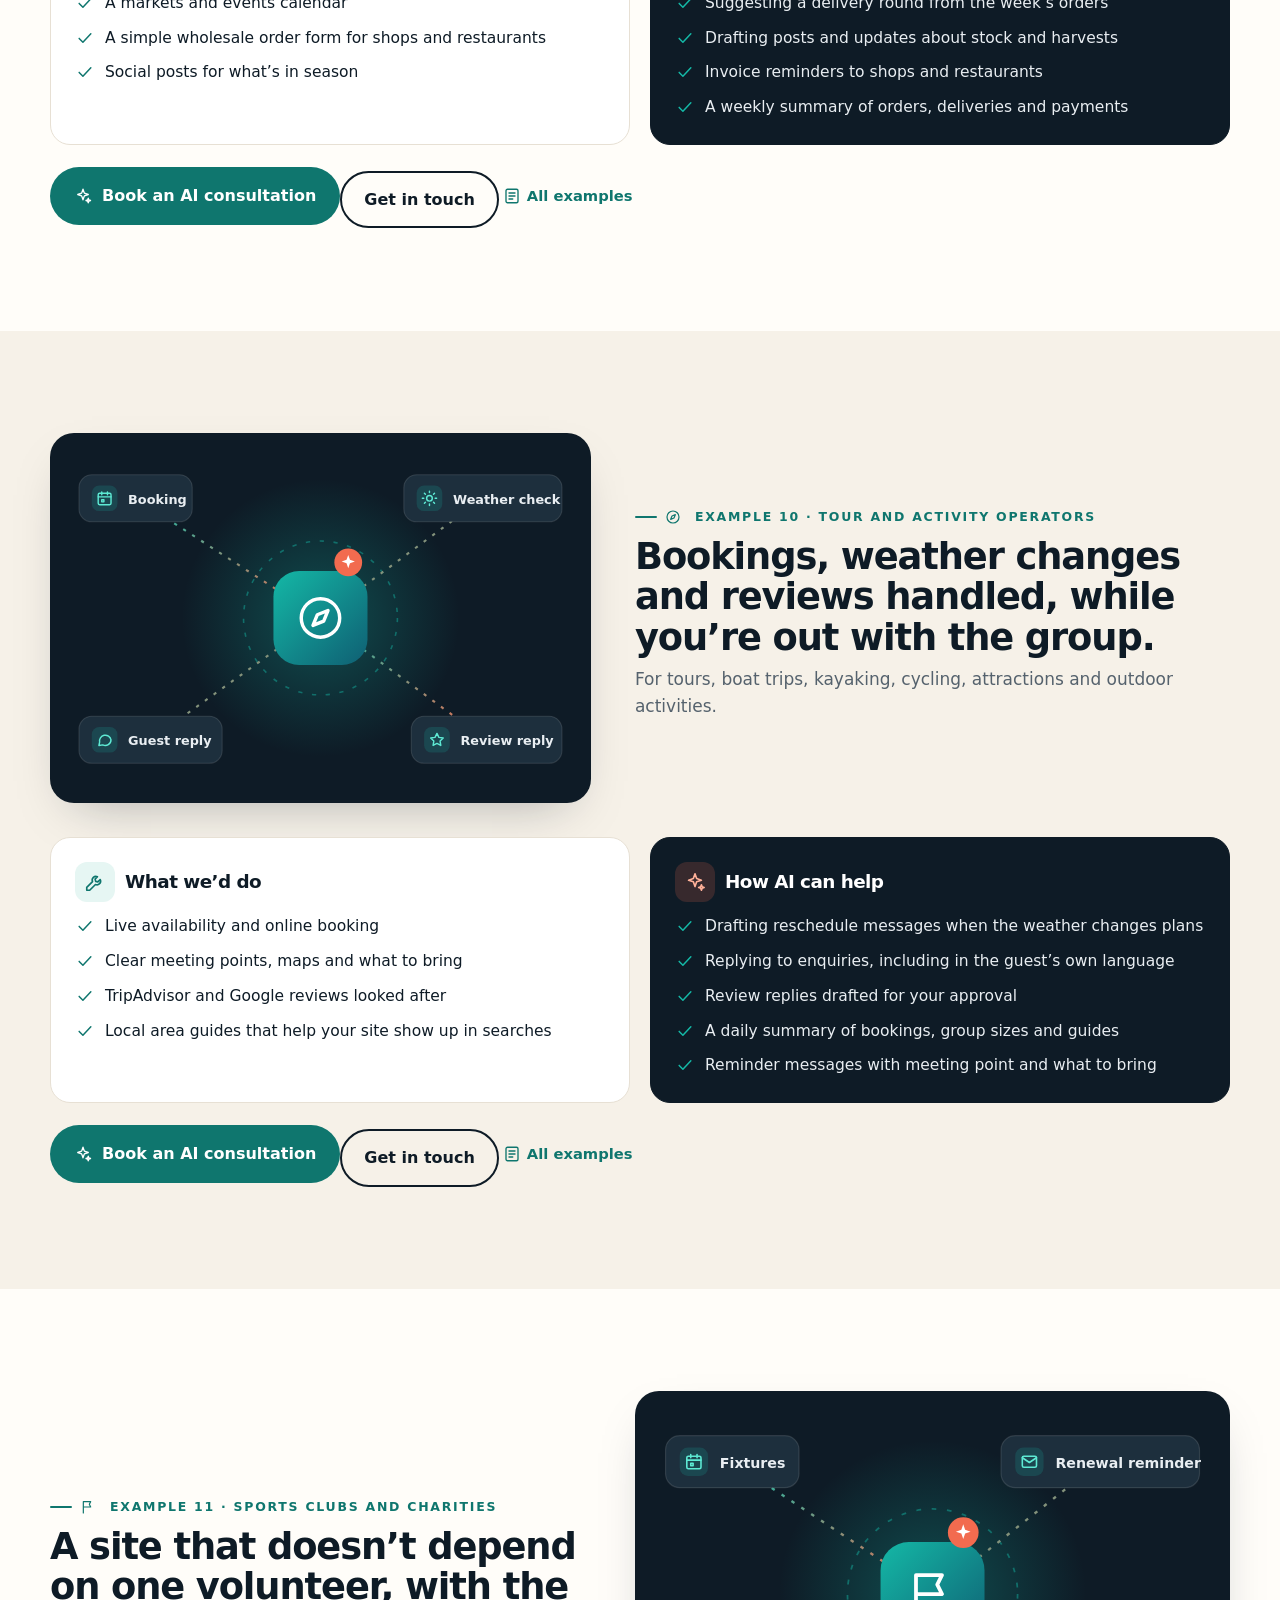
<file: hospitality.html>
<!doctype html>
<html lang="en-IE"><head><meta charset="utf-8"><meta name="robots" content="noindex, nofollow"><title>Hospitality · rehost.expert</title>
<meta http-equiv="refresh" content="0; url=business.html#hospitality"><link rel="icon" href="favicon.svg?v=eb5ddea6f6" type="image/svg+xml">
<script>location.replace('business.html#hospitality'+(location.search||''))</script></head>
<body><p>This page has moved to <a href="business.html#hospitality">Business examples: Hospitality</a>.</p></body></html>
</file>
<file: style.css>
/* rehost.expert — self-contained styles (relative paths only) */
:root{--ink:#0e1b26;--ink-2:#1d2f3d;--sea:#0f766e;--sea-2:#14b8a6;--deep:#0f5f73;--coral:#f26b4f;--coral-ink:#b93d1f;--sand:#f6f1e8;--paper:#fffdf9;--line:#e7e0d4;--muted:#55626d;--ok:#15803d;--warn:#b45309;--bad:#b91c1c;--r:18px;--shadow:0 20px 50px -24px rgba(14,27,38,.35);--max:1180px}
*{box-sizing:border-box}html{scroll-behavior:smooth;scroll-padding-top:84px;-webkit-text-size-adjust:100%}
body{margin:0;font-family:ui-sans-serif,system-ui,-apple-system,"Segoe UI",Roboto,"Helvetica Neue",Arial,sans-serif;color:var(--ink);background:var(--paper);line-height:1.6;font-size:17px}
img,svg{max-width:100%;display:block}a{color:var(--sea)}
h1,h2,h3,h4{line-height:1.1;letter-spacing:-.03em;margin:0 0 .5em}
h1{font-size:clamp(2.3rem,1.4rem + 4vw,4.4rem);font-weight:850}
h2{font-size:clamp(1.8rem,1.2rem + 2.4vw,3rem);font-weight:800}
h3{font-size:1.25rem;font-weight:750}
p{margin:0 0 1em}
.wrap{width:min(var(--max),100% - 40px);margin-inline:auto}
.skip{position:absolute;left:-999px;top:8px;background:#fff;padding:8px 12px;border-radius:8px;z-index:99}.skip:focus{left:8px}
.eyebrow{display:inline-flex;align-items:center;gap:8px;font-size:.78rem;font-weight:700;letter-spacing:.14em;text-transform:uppercase;color:var(--sea)}
.eyebrow::before{content:"";width:22px;height:2px;background:currentColor;border-radius:2px}
.lead{font-size:clamp(1.05rem,1rem + .4vw,1.3rem);color:var(--muted);max-width:62ch}
.muted{color:var(--muted)}
.section{padding:clamp(64px,8vw,120px) 0}
.section--sand{background:var(--sand)}
.section--ink{background:var(--ink);color:#e9eef2}.section--ink .lead,.section--ink .muted{color:#a9b8c3}.section--ink .eyebrow{color:var(--sea-2)}
.head{max-width:760px;margin-bottom:clamp(32px,4vw,56px)}
/* buttons */
.btn{display:inline-flex;align-items:center;gap:10px;padding:14px 22px;border-radius:999px;font-weight:700;text-decoration:none;border:2px solid transparent;cursor:pointer;font-size:1rem;transition:transform .2s,box-shadow .2s,background .2s;font-family:inherit}
.btn:hover{transform:translateY(-2px)}
.btn--primary{background:var(--ink);color:#fff;box-shadow:0 10px 24px -12px rgba(14,27,38,.6)}
.btn--accent{background:var(--sea);color:#fff}
.btn--ghost{border-color:currentColor;color:var(--ink);background:transparent}
.section--ink .btn--ghost{color:#fff}
.btn:focus-visible,a:focus-visible,input:focus-visible+span,button:focus-visible,input[type=text]:focus-visible,input[type=email]:focus-visible{outline:3px solid var(--coral);outline-offset:3px}
/* header */
.top{position:sticky;top:0;z-index:50;background:rgba(255,253,249,.85);backdrop-filter:saturate(1.4) blur(12px);-webkit-backdrop-filter:saturate(1.4) blur(12px);border-bottom:1px solid transparent;transition:border-color .3s}
.top.scrolled{border-color:var(--line)}
.top .wrap{display:flex;align-items:center;justify-content:space-between;gap:20px;height:72px}
.brand{display:inline-flex;align-items:center;gap:10px;text-decoration:none;color:var(--ink)}
.brand svg{width:38px;height:38px}
.brand b{font-size:1.32rem;letter-spacing:-.04em;font-weight:850}.brand b span{color:var(--sea)}
.menu{display:flex;gap:22px;align-items:center}
.menu a{color:var(--ink);text-decoration:none;font-weight:600;font-size:.95rem}
.menu a:hover{color:var(--sea)}
.menu a:not(.btn).is-active{color:var(--sea);text-decoration:underline;text-decoration-color:var(--sea);text-decoration-thickness:2px;text-underline-offset:8px}
.menu .btn.is-active{text-decoration:underline;text-decoration-thickness:2px;text-underline-offset:5px}
.menu .btn{padding:10px 18px;color:#fff}
@media (max-width:980px){.menu a:not(.btn){display:none}}
/* hero */
.hero{position:relative;overflow:hidden;padding:clamp(40px,6vw,80px) 0 clamp(56px,7vw,100px);background:radial-gradient(1200px 600px at 85% -10%,rgba(20,184,166,.18),transparent 60%),radial-gradient(800px 500px at -10% 110%,rgba(242,107,79,.12),transparent 60%),var(--paper)}
.hero .wrap{display:grid;grid-template-columns:1.05fr 1fr;gap:clamp(28px,4vw,64px);align-items:center}
.hero h1 .hl{background:linear-gradient(90deg,var(--sea),var(--deep));-webkit-background-clip:text;background-clip:text;color:transparent}
.hero .lead{margin:18px 0 28px}
.hero .ctas{display:flex;flex-wrap:wrap;gap:12px}
.trust{display:flex;flex-wrap:wrap;gap:10px 22px;margin-top:28px;color:var(--muted);font-size:.92rem}
.trust span{display:inline-flex;align-items:center;gap:8px}.trust svg{width:18px;height:18px;color:var(--sea)}
.hero-art{position:relative}
.hero-art .float{animation:float 7s ease-in-out infinite}
.hero-art .float2{animation:float 8s ease-in-out -2s infinite}
.hero-art .float3{animation:float 9s ease-in-out -4s infinite}
@keyframes float{0%,100%{transform:translateY(0)}50%{transform:translateY(-8px)}}
.hero-art .scan{animation:scan 3.2s ease-in-out infinite}
@keyframes scan{0%{transform:translateX(0)}50%{transform:translateX(6px)}100%{transform:translateX(0)}}
@media (max-width:900px){.hero .wrap{grid-template-columns:1fr}.hero-art{max-width:560px;margin-inline:auto}}
/* stats */
.stats{display:grid;grid-template-columns:repeat(4,1fr);gap:18px}
.stat{background:var(--ink-2);border:1px solid rgba(255,255,255,.08);border-radius:var(--r);padding:24px}
.stat b{display:block;font-size:clamp(2rem,1.5rem + 2vw,3rem);letter-spacing:-.04em;color:#fff;line-height:1}
.stat span{display:block;margin-top:10px;color:#a9b8c3;font-size:.95rem}
.stat .bar{height:6px;border-radius:6px;background:rgba(255,255,255,.08);margin-top:16px;overflow:hidden}
.stat .bar i{display:block;height:100%;width:var(--w);background:linear-gradient(90deg,var(--sea-2),var(--coral));border-radius:6px;transform-origin:left;transform:scaleX(0);transition:transform 1.4s cubic-bezier(.2,.7,.2,1)}
.stat.in .bar i{transform:scaleX(1)}
.stats-note{margin-top:18px;font-size:.85rem;color:#8ea0ad}
@media (max-width:900px){.stats{grid-template-columns:1fr 1fr}}
/* problem cards */
.problems{display:grid;grid-template-columns:repeat(auto-fit,minmax(300px,1fr));gap:20px}
.prob{background:#fff;border:1px solid var(--line);border-radius:var(--r);overflow:hidden;display:flex;flex-direction:column;transition:transform .25s,box-shadow .25s}
.prob:hover{transform:translateY(-4px);box-shadow:var(--shadow)}
.prob .screen{background:#f2f4f6;border-bottom:1px solid var(--line);padding:14px}
.prob .screen svg{width:100%;height:auto}
.prob .body{padding:20px 22px 24px}
.prob h3{margin-bottom:.35em}
.prob .fix{display:flex;gap:10px;margin-top:14px;padding-top:14px;border-top:1px dashed var(--line);font-size:.95rem}
.prob .fix svg{flex:none;width:22px;height:22px;color:var(--ok);margin-top:2px}
.tag{display:inline-block;font-size:.72rem;font-weight:800;letter-spacing:.08em;text-transform:uppercase;padding:4px 10px;border-radius:999px;background:#fdecea;color:var(--bad);margin-bottom:10px}
.how{display:grid;grid-template-columns:repeat(3,1fr);gap:20px;margin-top:40px}
.how div{background:var(--ink);color:#e9eef2;border-radius:var(--r);padding:26px;position:relative;overflow:hidden}
.how div b{display:block;font-size:1.2rem;color:#fff;margin:12px 0 6px}
.how div p{color:#a9b8c3;margin:0}
.how .n{width:40px;height:40px;border-radius:12px;display:grid;place-items:center;background:rgba(20,184,166,.18);color:var(--sea-2);font-weight:800}
@media (max-width:820px){.how{grid-template-columns:1fr}}
/* intro */
.intro-grid{display:grid;grid-template-columns:1.1fr .9fr;gap:clamp(28px,5vw,72px);align-items:center}
.intro-grid blockquote{margin:0;font-size:clamp(1.4rem,1.1rem + 1.3vw,2.1rem);font-weight:750;letter-spacing:-.03em;line-height:1.2}
.intro-grid blockquote em{font-style:normal;color:var(--sea)}
.pillars{display:grid;gap:14px}
.pillar{display:flex;gap:14px;align-items:flex-start;background:#fff;border:1px solid var(--line);border-radius:14px;padding:16px 18px}
.pillar svg{flex:none;width:40px;height:40px;padding:8px;border-radius:12px;background:#e6f6f3;color:var(--sea)}
.pillar b{display:block}.pillar span{color:var(--muted);font-size:.95rem}
@media (max-width:900px){.intro-grid{grid-template-columns:1fr}}
/* picker */
.picker{display:grid;grid-template-columns:1fr 360px;gap:28px;align-items:start}
@media (max-width:1040px){.picker{grid-template-columns:1fr}}
.group{margin-bottom:26px}
.group h3{display:flex;align-items:center;gap:10px;font-size:1rem;letter-spacing:.06em;text-transform:uppercase;color:var(--muted);margin-bottom:12px}
.group h3 svg{width:28px;height:28px;padding:5px;border-radius:9px;background:var(--ink);color:#fff}
.svc{display:grid;grid-template-columns:1fr auto;gap:12px 20px;align-items:center;background:#fff;border:1px solid var(--line);border-radius:16px;padding:18px 20px;margin-bottom:10px;transition:border-color .2s,box-shadow .2s,background .2s}
.svc[data-v=yes]{border-color:rgba(15,118,110,.55);box-shadow:0 0 0 3px rgba(20,184,166,.12)}
.svc[data-v=maybe]{border-color:rgba(180,83,9,.45);background:#fffaf2}
.svc[data-v=no]{opacity:.62}
.svc h4{font-size:1.08rem;margin:0 0 4px;display:flex;flex-wrap:wrap;gap:8px;align-items:center}
.svc p{margin:0;color:var(--muted);font-size:.95rem}
.freq{display:inline-flex;align-items:center;gap:6px;font-size:.78rem;font-weight:700;color:var(--deep);background:#e8f2f5;border-radius:999px;padding:3px 10px;white-space:nowrap}
.freq svg{width:13px;height:13px}
.addon{font-size:.7rem;font-weight:800;letter-spacing:.08em;text-transform:uppercase;background:#fde7e1;color:var(--coral-ink);padding:3px 8px;border-radius:999px}
.seg{display:inline-flex;background:var(--sand);border-radius:999px;padding:4px;gap:2px;border:0;margin:0}
.seg legend{position:absolute;width:1px;height:1px;overflow:hidden;clip:rect(0 0 0 0)}
.seg label{position:relative;cursor:pointer}
.seg input{position:absolute;opacity:0;inset:0;margin:0;cursor:pointer}
.seg span{display:block;padding:8px 14px;border-radius:999px;font-weight:700;font-size:.88rem;color:var(--muted);transition:background .2s,color .2s;user-select:none}
.seg label:hover span{color:var(--ink)}
.seg input:checked+span{color:#fff}
.seg .y input:checked+span{background:var(--sea)}
.seg .m input:checked+span{background:var(--warn)}
.seg .n input:checked+span{background:#64707a}
@media (max-width:640px){.svc{grid-template-columns:1fr}.seg{width:100%}.seg label{flex:1;text-align:center}}
.summary{position:sticky;top:92px;background:var(--ink);color:#e9eef2;border-radius:22px;padding:24px;box-shadow:var(--shadow)}
.summary h3{color:#fff;margin-bottom:6px}
.meter{display:flex;height:10px;border-radius:10px;overflow:hidden;background:rgba(255,255,255,.1);margin:16px 0 10px}
.meter i{display:block;height:100%;transition:width .4s cubic-bezier(.2,.7,.2,1)}
.meter .y{background:var(--sea-2)}.meter .m{background:#f59e0b}.meter .n{background:#7b8790}
.counts{display:flex;flex-wrap:wrap;gap:6px 14px;font-size:.9rem;color:#c7d3db}
.counts b{color:#fff}
.dot{display:inline-block;width:9px;height:9px;border-radius:50%;margin-right:5px}
.chosen{margin:16px 0;max-height:240px;overflow:auto;font-size:.92rem}
.chosen h4{font-size:.75rem;letter-spacing:.12em;text-transform:uppercase;color:#8ea0ad;margin:12px 0 6px}
.chosen ul{margin:0;padding-left:18px}.chosen li{margin:2px 0}
.chosen .empty{color:#8ea0ad;font-style:italic}
.suggest{background:rgba(20,184,166,.12);border:1px solid rgba(20,184,166,.35);border-radius:14px;padding:12px 14px;font-size:.92rem;margin-bottom:14px}
.suggest b{color:#fff}
.summary label.f{display:block;font-size:.8rem;color:#a9b8c3;margin:10px 0 4px}
.summary input[type=text],.summary input[type=email]{width:100%;padding:11px 12px;border-radius:10px;border:1px solid rgba(255,255,255,.15);background:rgba(255,255,255,.06);color:#fff;font:inherit;font-size:.95rem}
.summary .btn{width:100%;justify-content:center;margin-top:14px}
.summary .btn--accent{background:var(--sea-2);color:var(--ink)}
.linkbtn{background:none;border:0;color:#a9b8c3;text-decoration:underline;cursor:pointer;font:inherit;font-size:.85rem;margin-top:10px;padding:4px}
/* morning */
.morning{display:grid;grid-template-columns:.95fr 1.05fr;gap:clamp(28px,5vw,80px);align-items:center}
@media (max-width:900px){.morning{grid-template-columns:1fr}}
.phone{width:min(370px,100%);margin-inline:auto;background:#0b1117;border-radius:46px;padding:12px;box-shadow:0 40px 80px -30px rgba(14,27,38,.55),inset 0 0 0 2px #2a3640;position:relative}
.phone::before{content:"";position:absolute;top:20px;left:50%;transform:translateX(-50%);width:96px;height:24px;background:#0b1117;border-radius:20px;z-index:3}
.screen-in{background:#efe9df;border-radius:36px;overflow:hidden;height:680px;display:flex;flex-direction:column;background-image:radial-gradient(rgba(14,27,38,.05) 1px,transparent 1px);background-size:14px 14px}
.chat-top{background:var(--deep);color:#fff;padding:46px 16px 12px;display:flex;gap:10px;align-items:center}
.chat-top .av{width:38px;height:38px;border-radius:50%;background:linear-gradient(135deg,#ffd27a,#f26b4f);display:grid;place-items:center}
.chat-top .av svg{width:22px;height:22px}
.chat-top b{display:block;font-size:.98rem}.chat-top small{opacity:.8;font-size:.75rem}
.chat{flex:1;overflow-y:auto;padding:14px 12px 18px;display:flex;flex-direction:column;gap:8px;font-size:.84rem;line-height:1.45}
.day{align-self:center;background:rgba(255,255,255,.85);color:#55626d;font-size:.7rem;font-weight:700;padding:3px 10px;border-radius:8px;margin-bottom:4px}
.bub{background:#fff;border-radius:4px 14px 14px 14px;padding:9px 11px 6px;max-width:92%;box-shadow:0 1px 1px rgba(0,0,0,.08);opacity:0;transform:translateY(8px);transition:opacity .5s,transform .5s}
.bub.in{opacity:1;transform:none}
.bub b{color:var(--deep)}
.bub ul{margin:4px 0 0;padding-left:16px}.bub li{margin:1px 0}
.bub time{display:block;text-align:right;font-size:.66rem;color:#8a949c;margin-top:3px}
.bub .pill{display:inline-block;font-size:.66rem;font-weight:800;padding:1px 6px;border-radius:6px;background:#e6f6f3;color:var(--sea);margin-left:4px}
.bub.me{align-self:flex-end;background:#d7f0e8;border-radius:14px 4px 14px 14px}
.morning-points{display:grid;gap:14px;margin:24px 0}
.morning-points div{display:flex;gap:12px;align-items:flex-start}
.morning-points svg{flex:none;width:34px;height:34px;padding:7px;border-radius:10px;background:#e6f6f3;color:var(--sea)}
/* ordering */
.tabs{display:inline-flex;background:#fff;border:1px solid var(--line);border-radius:999px;padding:5px;gap:4px;margin-bottom:28px}
.tabs button{border:0;background:none;padding:10px 20px;border-radius:999px;font:inherit;font-weight:700;color:var(--muted);cursor:pointer;display:inline-flex;gap:8px;align-items:center}
.tabs button svg{width:18px;height:18px}
.tabs button[aria-selected=true]{background:var(--ink);color:#fff}
.order{display:grid;grid-template-columns:1fr 1fr;gap:clamp(24px,4vw,56px);align-items:start}
@media (max-width:960px){.order{grid-template-columns:1fr}}
.order[hidden]{display:none}
.steps{list-style:none;margin:0;padding:0;counter-reset:s}
.steps li{position:relative;padding:0 0 22px 58px;counter-increment:s}
.steps li::before{content:counter(s);position:absolute;left:0;top:0;width:40px;height:40px;border-radius:12px;background:var(--ink);color:#fff;display:grid;place-items:center;font-weight:800}
.steps li::after{content:"";position:absolute;left:19px;top:44px;bottom:4px;width:2px;background:var(--line)}
.steps li:last-child::after{display:none}
.steps b{display:block;font-size:1.05rem;margin-bottom:2px}
.steps span{color:var(--muted);font-size:.97rem}
.note{display:flex;gap:12px;background:#fff;border:1px solid var(--line);border-left:4px solid var(--sea);border-radius:12px;padding:14px 16px;font-size:.95rem;color:var(--muted);margin-top:8px}
.note svg{flex:none;width:22px;height:22px;color:var(--sea)}
.tcard{background:#fff;border:1px solid var(--line);border-radius:20px;overflow:hidden;box-shadow:var(--shadow)}
.tcard header{padding:18px 20px;background:var(--ink);color:#fff}
.tcard header b{display:block;font-size:1.05rem}.tcard header small{color:#a9b8c3}
.tscroll{overflow-x:auto}
table{width:100%;border-collapse:collapse;font-size:.93rem}
th,td{text-align:left;padding:10px 16px;border-bottom:1px solid var(--line);vertical-align:top}
th{font-size:.74rem;letter-spacing:.08em;text-transform:uppercase;color:var(--muted);background:#faf7f1;font-weight:800}
tbody tr:hover{background:#f7fbfa}
td.num{font-weight:700;color:var(--deep);white-space:nowrap}
.cmp{display:flex;align-items:center;gap:8px}
.cmp i{display:block;height:10px;border-radius:5px;background:var(--sea-2);width:calc(var(--v) * 1%);min-width:6px;transition:width 1s}
.cmp.bh i{background:var(--coral)}
.cmp em{font-style:normal;font-weight:800;min-width:2ch}
.uplift{display:inline-block;font-size:.72rem;font-weight:800;color:var(--coral-ink);background:#fde7e1;border-radius:6px;padding:1px 6px;margin-left:6px}
/* packages */
.plans{display:grid;grid-template-columns:repeat(3,1fr);gap:20px;align-items:stretch}
@media (max-width:960px){.plans{grid-template-columns:1fr}}
.plan{background:#fff;border:1px solid var(--line);border-radius:24px;padding:28px;display:flex;flex-direction:column;position:relative;transition:transform .25s,box-shadow .25s}
.plan:hover{transform:translateY(-4px);box-shadow:var(--shadow)}
.plan.feat{background:var(--ink);color:#e9eef2;border-color:var(--ink)}
.plan.feat .muted{color:#a9b8c3}
.plan .badge{position:absolute;top:-12px;right:24px;background:var(--coral);color:#fff;font-size:.72rem;font-weight:800;letter-spacing:.08em;text-transform:uppercase;padding:5px 12px;border-radius:999px}
.plan h3{font-size:1.45rem}
.price{display:flex;align-items:baseline;gap:6px;margin:10px 0 4px}
.price b{font-size:2.6rem;letter-spacing:-.04em;line-height:1}
.price .blank{display:inline-block;min-width:2.2em;border-bottom:3px dashed currentColor;opacity:.55;height:1em;vertical-align:baseline}
.price small{color:var(--muted)}.plan.feat .price small{color:#a9b8c3}
.por{font-size:.8rem;font-weight:700;color:var(--sea)}.plan.feat .por{color:var(--sea-2)}
.plan ul{list-style:none;padding:0;margin:18px 0 0;display:grid;gap:10px}
.plan li{display:flex;gap:10px;align-items:flex-start;font-size:.97rem}
.plan li svg{flex:none;width:20px;height:20px;color:var(--sea);margin-top:3px}
.plan.feat li svg{color:var(--sea-2)}
.plan li.inh{font-weight:700}
.addons{display:grid;grid-template-columns:repeat(3,1fr);gap:20px;margin-top:22px}
@media (max-width:960px){.addons{grid-template-columns:1fr}}
.addon-card{background:var(--sand);border:1px dashed #d6ccbb;border-radius:20px;padding:22px}
.addon-card .top-row{display:flex;justify-content:space-between;align-items:center;gap:10px;margin-bottom:8px}
.addon-card svg.ic{width:38px;height:38px;padding:8px;border-radius:11px;background:#fff;color:var(--coral-ink)}
.addon-card .p{font-weight:800;font-size:1.2rem}
.addon-card h4{font-size:1.08rem;margin:6px 0}
.addon-card p{color:var(--muted);font-size:.94rem;margin:0}
.terms{display:grid;grid-template-columns:repeat(3,1fr);gap:20px;margin-top:28px}
@media (max-width:960px){.terms{grid-template-columns:1fr}}
.terms div{display:flex;gap:14px;align-items:flex-start;padding:20px;border-radius:18px;background:#fff;border:1px solid var(--line)}
.terms svg{flex:none;width:40px;height:40px;padding:8px;border-radius:12px;background:#e6f6f3;color:var(--sea)}
.terms b{display:block;margin-bottom:2px}.terms span{color:var(--muted);font-size:.95rem}
/* together */
.together{display:grid;grid-template-columns:repeat(4,1fr);gap:18px}
@media (max-width:1000px){.together{grid-template-columns:1fr 1fr}}@media (max-width:600px){.together{grid-template-columns:1fr}}
.tog{background:var(--ink-2);border:1px solid rgba(255,255,255,.08);border-radius:20px;padding:24px}
.tog svg{width:46px;height:46px;padding:10px;border-radius:14px;background:rgba(20,184,166,.15);color:var(--sea-2);margin-bottom:14px}
.tog b{display:block;color:#fff;font-size:1.1rem;margin-bottom:6px}
.tog p{color:#a9b8c3;margin:0;font-size:.95rem}
.control{margin-top:28px;display:flex;gap:12px;align-items:center;color:#c7d3db}
.control svg{width:26px;height:26px;color:var(--sea-2)}
/* timeline */
.timeline{list-style:none;margin:0;padding:0;position:relative}
.timeline::before{content:"";position:absolute;left:23px;top:8px;bottom:8px;width:3px;border-radius:3px;background:linear-gradient(var(--sea-2),var(--deep),var(--coral))}
.timeline>li{position:relative;padding:0 0 30px 76px}
.timeline>li:last-child{padding-bottom:0}
.timeline .k{position:absolute;left:0;top:0;width:49px;height:49px;border-radius:50%;background:#fff;border:3px solid var(--sea);display:grid;place-items:center;font-weight:850;color:var(--deep);box-shadow:0 0 0 6px var(--sand)}
.timeline>li:last-child .k{background:var(--coral);border-color:var(--coral);color:#fff}
.timeline .c{background:#fff;border:1px solid var(--line);border-radius:18px;padding:18px 22px}
.timeline b{font-size:1.1rem;display:block;margin-bottom:4px}
.timeline .c>span{color:var(--muted)}
.timeline ol{margin:12px 0 0;padding:0;list-style:none;display:grid;gap:8px}
.timeline ol li{background:var(--sand);border-radius:12px;padding:10px 14px;font-size:.95rem}
.timeline ol li strong{color:var(--deep)}
.ph{display:inline-block;min-width:2.4em;border-bottom:2px dashed var(--coral-ink);text-align:center;color:var(--coral-ink);font-weight:800}
.when{display:inline-block;font-size:.72rem;font-weight:800;letter-spacing:.08em;text-transform:uppercase;color:var(--sea);margin-bottom:4px}
.next-grid{display:grid;grid-template-columns:.8fr 1.2fr;gap:clamp(28px,5vw,72px);align-items:start}
@media (max-width:900px){.next-grid{grid-template-columns:1fr}}
.next-grid .stick{position:sticky;top:100px}
/* cta */
.cta{position:relative;overflow:hidden;border-radius:32px;background:linear-gradient(135deg,var(--deep),var(--ink) 70%);color:#fff;padding:clamp(36px,6vw,72px);display:grid;grid-template-columns:1.3fr .7fr;gap:30px;align-items:center}
.cta h2{color:#fff}.cta p{color:#c7d3db}
.cta .btn--accent{background:var(--sea-2);color:var(--ink)}
.cta .art{opacity:.95}
@media (max-width:860px){.cta{grid-template-columns:1fr}.cta .art{display:none}}
.foot{padding:40px 0;color:var(--muted);font-size:.9rem}
.foot .wrap{display:flex;flex-wrap:wrap;justify-content:space-between;gap:16px;align-items:center}
/* reveal */
.rv{opacity:0;transform:translateY(22px);transition:opacity .8s cubic-bezier(.2,.7,.2,1),transform .8s cubic-bezier(.2,.7,.2,1)}
.rv.in{opacity:1;transform:none}
.no-js .rv{opacity:1;transform:none}
@media (prefers-reduced-motion:reduce){*{animation:none!important;transition:none!important;scroll-behavior:auto!important}.rv,.bub{opacity:1;transform:none}}
.svc{scroll-margin-top:96px}
.btn svg{width:18px;height:18px;flex:none}
.hero-art>svg{filter:drop-shadow(0 18px 22px rgba(14,27,38,.16))}
.timeline::before{display:none}
.timeline>li:not(:last-child)::before{content:"";position:absolute;left:23px;top:49px;bottom:0;width:3px;background:linear-gradient(var(--sea-2),var(--deep))}
/* v2: sectors, hospitality page */
.addons.two{grid-template-columns:repeat(2,1fr)}@media (max-width:960px){.addons.two{grid-template-columns:1fr}}
.addon-card p a{color:var(--sea);font-weight:600}
.sectors{display:grid;grid-template-columns:repeat(3,1fr);gap:18px}
@media (max-width:960px){.sectors{grid-template-columns:1fr 1fr}}@media (max-width:600px){.sectors{grid-template-columns:1fr}}
.sector{display:flex;flex-direction:column;gap:6px;background:#fff;border:1px solid var(--line);border-radius:20px;padding:24px;color:var(--ink);text-decoration:none}
.sector svg.ic{width:46px;height:46px;padding:10px;border-radius:14px;background:#e6f6f3;color:var(--sea);margin-bottom:8px}
.sector b{font-size:1.12rem}.sector p{color:var(--muted);margin:0;font-size:.95rem}
.sector.live{background:var(--ink);border-color:var(--ink);color:#fff;box-shadow:var(--shadow);transition:transform .25s,box-shadow .25s}
.sector.live svg.ic{background:rgba(20,184,166,.18);color:var(--sea-2)}
.sector.live p{color:#a9b8c3}
.sector.live:hover,.sector.live:focus-visible{transform:translateY(-3px)}
.sector .go{margin-top:auto;padding-top:12px;display:inline-flex;align-items:center;gap:8px;font-weight:700;color:var(--sea-2)}
.sector .go svg{width:18px;height:18px}
.together.light{grid-template-columns:repeat(3,1fr)}
@media (max-width:1000px){.together.light{grid-template-columns:1fr 1fr}}@media (max-width:600px){.together.light{grid-template-columns:1fr}}
.together.light .tog{background:#fff;border-color:var(--line)}
.together.light .tog svg{background:#e6f6f3;color:var(--sea)}
.together.light .tog b{color:var(--ink)}.together.light .tog p{color:var(--muted)}
.crumb{display:inline-flex;align-items:center;gap:6px;color:var(--sea);font-weight:700;font-size:.85rem;text-decoration:none}
.crumb svg{width:16px;height:16px}.crumb-sep{margin:0 8px;color:var(--muted)}
.foot a{color:inherit}
/* v3: AI consultation */
.ai-grid{display:grid;grid-template-columns:1.05fr 1fr;gap:48px;align-items:center}
@media (max-width:900px){.ai-grid{grid-template-columns:1fr}.ai-art{max-width:520px;margin-inline:auto}}
#ai h2{color:#fff}#ai .lead{color:#c9d4dc}
.ai-art svg{width:100%;height:auto;display:block}
.ai-art .float{animation:float 7s ease-in-out infinite}.ai-art .float2{animation:float 8s ease-in-out -2s infinite}.ai-art .float3{animation:float 9s ease-in-out -4s infinite}
.ai-art .spin{transform-origin:240px 200px;animation:spin 30s linear infinite}
.ai-art .flow{animation:flow 1.6s linear infinite}
@keyframes spin{to{transform:rotate(360deg)}}@keyframes flow{to{stroke-dashoffset:-20}}
.ai-price{display:inline-flex;align-items:center;padding:10px 16px;border-radius:999px;border:1px solid rgba(255,255,255,.18);color:#e9eef2;font-weight:700;font-size:.92rem}
.ai-sub{color:#fff;font-size:1.3rem;margin:48px 0 18px}
.ai-exs{display:grid;grid-template-columns:repeat(3,1fr);gap:18px}
@media (max-width:960px){.ai-exs{grid-template-columns:1fr 1fr}}@media (max-width:600px){.ai-exs{grid-template-columns:1fr}}
.ai-ex{background:var(--ink-2);border:1px solid rgba(255,255,255,.08);border-radius:20px;padding:22px}
.ai-ex svg{width:44px;height:44px;padding:10px;border-radius:14px;background:rgba(20,184,166,.15);color:var(--sea-2);margin-bottom:12px}
.ai-ex b{display:block;color:#fff;font-size:1.05rem;margin-bottom:6px}.ai-ex p{color:#a9b8c3;margin:0;font-size:.94rem}
.addon-card .por-p{font-size:.95rem;color:var(--sea)}
.ai-card{border-style:solid;border-color:var(--sea-2);background:#fff}
.ai-card svg.ic{background:#e6f6f3;color:var(--sea)}
.ai-card p a{color:var(--sea);font-weight:600}
.summary .opt{font-weight:500;color:#7f909c}
/* v4: required contact fields */
.summary input[type=tel]{width:100%;padding:11px 12px;border-radius:10px;border:1px solid rgba(255,255,255,.15);background:rgba(255,255,255,.06);color:#fff;font:inherit;font-size:.95rem}
.summary .req{color:#ffb199;font-weight:800}
.summary .req-note{margin:14px 0 0;font-size:.8rem;color:#a9b8c3}
.summary input[aria-invalid=true]{border-color:#ff8a73;background:rgba(242,107,79,.12)}
.summary .ferr{margin:6px 0 0;font-size:.82rem;color:#ffb199;font-weight:600}
.summary .ferr::before{content:"! ";font-weight:800}
.summary .form-msg{margin:12px 0 0;padding:10px 12px;border-radius:10px;background:rgba(242,107,79,.16);border:1px solid rgba(255,138,115,.5);color:#ffd2c7;font-size:.88rem;font-weight:600}
.summary form{margin:0}
/* v5: Get in touch form */
.cta .cta-note{font-size:.95rem;color:#a9b8c3}
/* v6: business examples page */
.sector.lnk{transition:transform .25s,box-shadow .25s,border-color .25s}
.sector.lnk:hover,.sector.lnk:focus-visible{transform:translateY(-3px);box-shadow:var(--shadow);border-color:var(--sea)}
.sector.lnk .go{color:var(--sea)}
.section--tight{padding-top:56px;padding-bottom:56px}
.jump{display:flex;flex-wrap:wrap;gap:10px}
.jump a{display:inline-flex;align-items:center;gap:8px;padding:10px 16px;border-radius:999px;background:#fff;border:1px solid var(--line);color:var(--ink);font-weight:700;font-size:.92rem;text-decoration:none;transition:border-color .2s,transform .2s}
.jump a svg{width:18px;height:18px;color:var(--sea)}
.jump a:hover,.jump a:focus-visible{border-color:var(--sea);transform:translateY(-2px)}
.hero--ex{border-top:1px solid var(--line)}
h2.h1{font-size:clamp(2.1rem,4.4vw,3.4rem);line-height:1.08}
.eyebrow svg{width:16px;height:16px;margin-right:6px;vertical-align:-3px}
.ex{display:grid;grid-template-columns:1fr 1.1fr;gap:44px;align-items:center}
.ex.flip .ex-art{order:2}
.ex h2{font-size:clamp(1.6rem,3vw,2.3rem);margin:10px 0 8px}
.ex-art{background:var(--ink);border-radius:24px;padding:14px;box-shadow:var(--shadow)}
.ex-art svg{width:100%;height:auto;display:block}
.ex-art .float{animation:float 7s ease-in-out infinite}.ex-art .float2{animation:float 8s ease-in-out -2s infinite}.ex-art .float3{animation:float 9s ease-in-out -4s infinite}
.ex-art .spin{transform-origin:240px 160px;animation:spin 30s linear infinite}
.ex-art .flow{animation:flow 1.6s linear infinite}
.ex-cols{display:grid;grid-template-columns:1fr 1fr;gap:20px;margin-top:34px}
.ex-col{background:#fff;border:1px solid var(--line);border-radius:20px;padding:24px}
.ex-col h3{display:flex;align-items:center;gap:10px;font-size:1.15rem;margin:0 0 12px}
.ex-col h3 svg{width:40px;height:40px;padding:9px;border-radius:12px;background:#e6f6f3;color:var(--sea)}
.ex-col--ai{background:var(--ink);border-color:var(--ink);color:#e9eef2}
.ex-col--ai h3{color:#fff}.ex-col--ai h3 svg{background:rgba(242,107,79,.18);color:#ffb199}
.ticks{list-style:none;margin:0;padding:0;display:grid;gap:10px}
.ticks li{display:flex;gap:10px;align-items:flex-start;font-size:.97rem}
.ticks svg{flex:none;width:20px;height:20px;margin-top:2px;color:var(--sea)}
.ex-col--ai .ticks svg{color:var(--sea-2)}
.ex-sec .ctas{margin-top:22px}
.back{display:inline-flex;align-items:center;gap:6px;font-weight:700;color:var(--sea);text-decoration:none;font-size:.92rem;padding:10px 4px}
.back svg{width:18px;height:18px}
[id]{scroll-margin-top:84px}
@media (max-width:860px){.ex,.ex-cols{grid-template-columns:1fr}.ex.flip .ex-art{order:0}.ex{gap:24px}}

.summary textarea{width:100%;padding:11px 12px;border-radius:10px;border:1px solid rgba(255,255,255,.15);background:rgba(255,255,255,.06);color:#fff;font:inherit;font-size:.95rem;resize:vertical;min-height:76px}
.summary textarea::placeholder,.summary input::placeholder{color:#8496a3}
.summary button.btn{border:0;cursor:pointer;font:inherit;font-weight:700}
.summary button.btn[disabled]{opacity:.7;cursor:progress}
.sel-thanks{margin:14px 0 0;padding:12px 14px;border-radius:12px;background:rgba(20,184,166,.16);border:1px solid rgba(94,234,212,.5);color:#ccfbf1;font-size:.92rem;font-weight:600}
.foot-mail{user-select:all}
/* Get in touch: native form (posts to the Google Form) */
.cta--contact{grid-template-columns:minmax(0,.85fr) minmax(0,1.15fr);align-items:center;gap:clamp(28px,4vw,56px)}
@media (max-width:1100px){.cta--contact{grid-template-columns:1fr;align-items:start}.cta--contact .ccard{width:100%}.cta--contact h2{max-width:22ch}}
.cta-points{list-style:none;padding:0;margin:20px 0 0;display:grid;gap:12px}
.cta-points li{display:flex;gap:12px;align-items:center;color:#d7e2e9;font-weight:600;line-height:1.35}
.cta-points svg{width:22px;height:22px;flex:none;padding:3px;border-radius:999px;background:rgba(20,184,166,.18);color:#5eead4}
.ccard{background:var(--paper);color:var(--ink);border-radius:24px;padding:clamp(22px,3.2vw,34px);box-shadow:0 24px 60px -24px rgba(0,0,0,.55),0 0 0 1px rgba(255,255,255,.06)}
.ccard [hidden]{display:none!important}
.cform-head{display:flex;justify-content:space-between;align-items:baseline;gap:12px;margin-bottom:18px}
.cform-head h3{margin:0;font-size:1.35rem;color:var(--ink)}
.ccard .req-note{margin:0;font-size:.8rem;color:var(--muted)}
.ccard .req{color:var(--coral-ink);font-weight:800}
.cgrid{display:grid;grid-template-columns:1fr 1fr;gap:18px 20px}
.cf--wide{grid-column:1/-1}
@media (max-width:620px){.cgrid{grid-template-columns:1fr}}
.cf label{display:block;font-size:.88rem;font-weight:700;color:var(--ink-2);margin:0 0 6px}
.cf .opt{font-weight:500;color:var(--muted)}
.cf input,.cf textarea{display:block;width:100%;margin:0;padding:11px 14px;border-radius:12px;border:1.5px solid var(--line);background:#fff;color:var(--ink);font:inherit;font-size:1rem;line-height:1.4;transition:border-color .15s,box-shadow .15s;-webkit-appearance:none;appearance:none}
.cf textarea{resize:vertical;min-height:112px}
.cf input::placeholder,.cf textarea::placeholder{color:#9aa5ad}
.cf input:hover,.cf textarea:hover{border-color:#cfc6b7}
.cf input:focus,.cf textarea:focus{outline:none;border-color:var(--sea-2);box-shadow:0 0 0 4px rgba(20,184,166,.22)}
.cf input[aria-invalid=true]{border-color:var(--bad);background:#fff7f6}
.cf input[aria-invalid=true]:focus{box-shadow:0 0 0 4px rgba(185,28,28,.16)}
.ccard .ferr{margin:6px 0 0;font-size:.84rem;color:var(--bad);font-weight:600}
.ccard .ferr::before{content:"! ";font-weight:800}
.ccard .form-msg{margin:16px 0 0;padding:11px 14px;border-radius:12px;background:#fdecea;border:1px solid #f5b7ae;color:#8a1c12;font-size:.9rem;font-weight:600}
.ccard .csend{width:100%;justify-content:center;margin-top:20px;padding:16px 24px;font-size:1.05rem;border:0;background:var(--sea);color:#fff;box-shadow:0 12px 26px -12px rgba(15,118,110,.7)}
.ccard .csend:hover{background:#0c625b}
.ccard .csend:focus-visible{outline:3px solid var(--sea-2);outline-offset:3px}
.ccard .csend.sending{opacity:.75;cursor:progress;transform:none}
.ccard .csend.sending svg{animation:cspin 1s linear infinite}
@keyframes cspin{to{transform:translateX(4px)}}
.ccard .cform-alt{margin:14px 0 0;text-align:center;font-size:.85rem;color:var(--muted)}
.ccard .cform-alt a{color:var(--sea);font-weight:600}
.cthanks{display:flex;gap:16px;align-items:flex-start;outline:none}
.cthanks-i{flex:none;width:48px;height:48px;border-radius:999px;background:rgba(20,184,166,.15);color:var(--sea);display:grid;place-items:center}
.cthanks-i svg{width:26px;height:26px}
.cthanks h3{margin:4px 0 6px;font-size:1.3rem;color:var(--ink)}
.cthanks p{margin:0 0 10px;color:var(--muted)}
.cthanks .linkbtn{color:var(--sea);font-weight:700}
.ccard .req-note{white-space:nowrap}
@media (max-width:620px){.cform-head h3{font-size:1.2rem}.ccard{border-radius:20px}}
.cthanks .linkbtn{padding:4px 0;margin-top:2px;font-size:.92rem}
@media (max-width:620px){.cta--contact{padding:32px 16px 16px;border-radius:26px}.cta--contact .cta-copy{padding:0 8px}.ccard{padding:20px}}
.cf input{height:44px;padding-top:0;padding-bottom:0}
.cf{min-width:0}
.terms--2{grid-template-columns:repeat(2,1fr)}
@media (max-width:960px){.terms--2{grid-template-columns:1fr}}
.callbox{display:flex;flex-direction:column;align-items:flex-start;gap:14px;margin-top:6px}
.callbox--ink{margin-top:22px}
.btn--call{font-size:1.08rem;padding:16px 26px}
.btn--call svg{width:22px;height:22px}
.based{display:inline-flex;align-items:center;gap:10px;margin:0;font-weight:600;color:var(--muted)}
.based svg{width:20px;height:20px;flex:none;color:var(--sea)}
.callbox--ink .btn--call{background:var(--sea-2);color:var(--ink)}
.callbox--ink .based{color:#d7e2e9}.callbox--ink .based svg{color:#5eead4}
.hero--contact .wrap{grid-template-columns:1fr}
@media (max-width:620px){.btn--call{width:100%;justify-content:center;font-size:1.12rem;padding:18px 20px}.callbox{align-items:stretch}}
</file>
